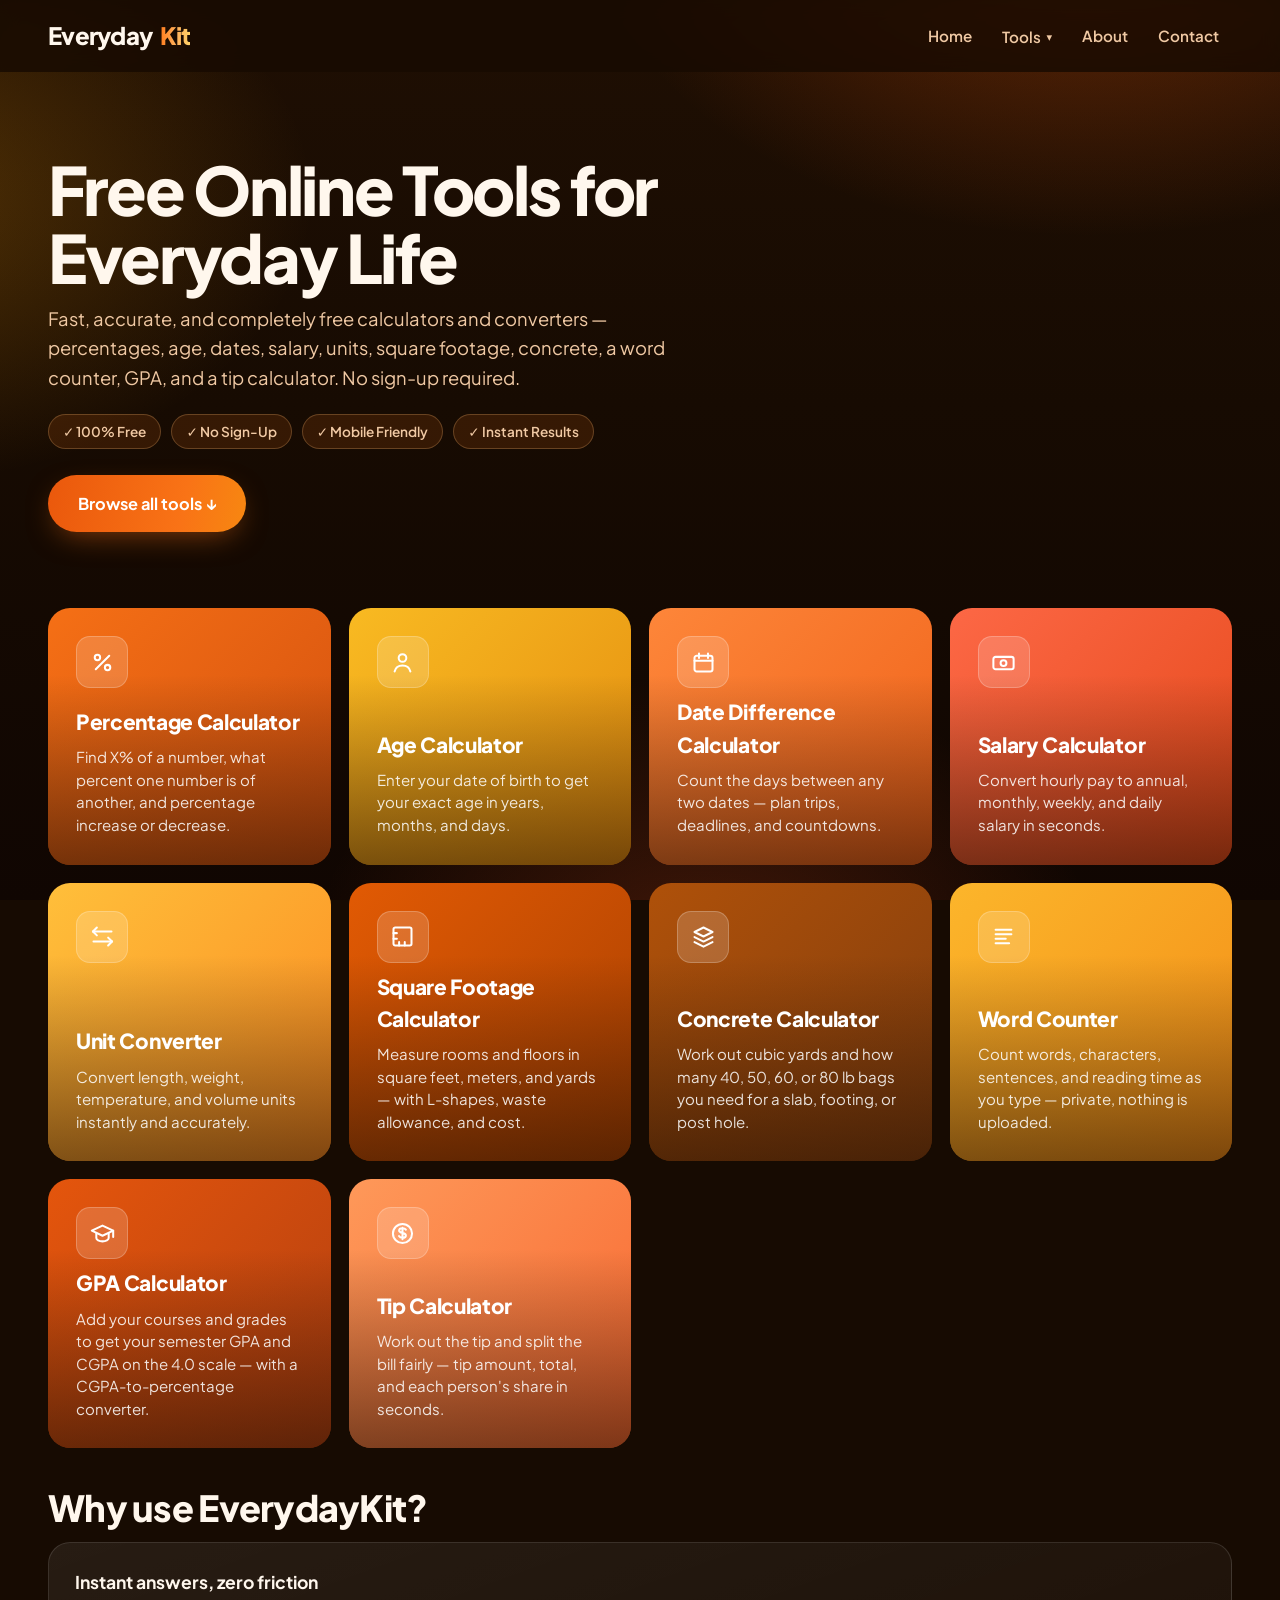
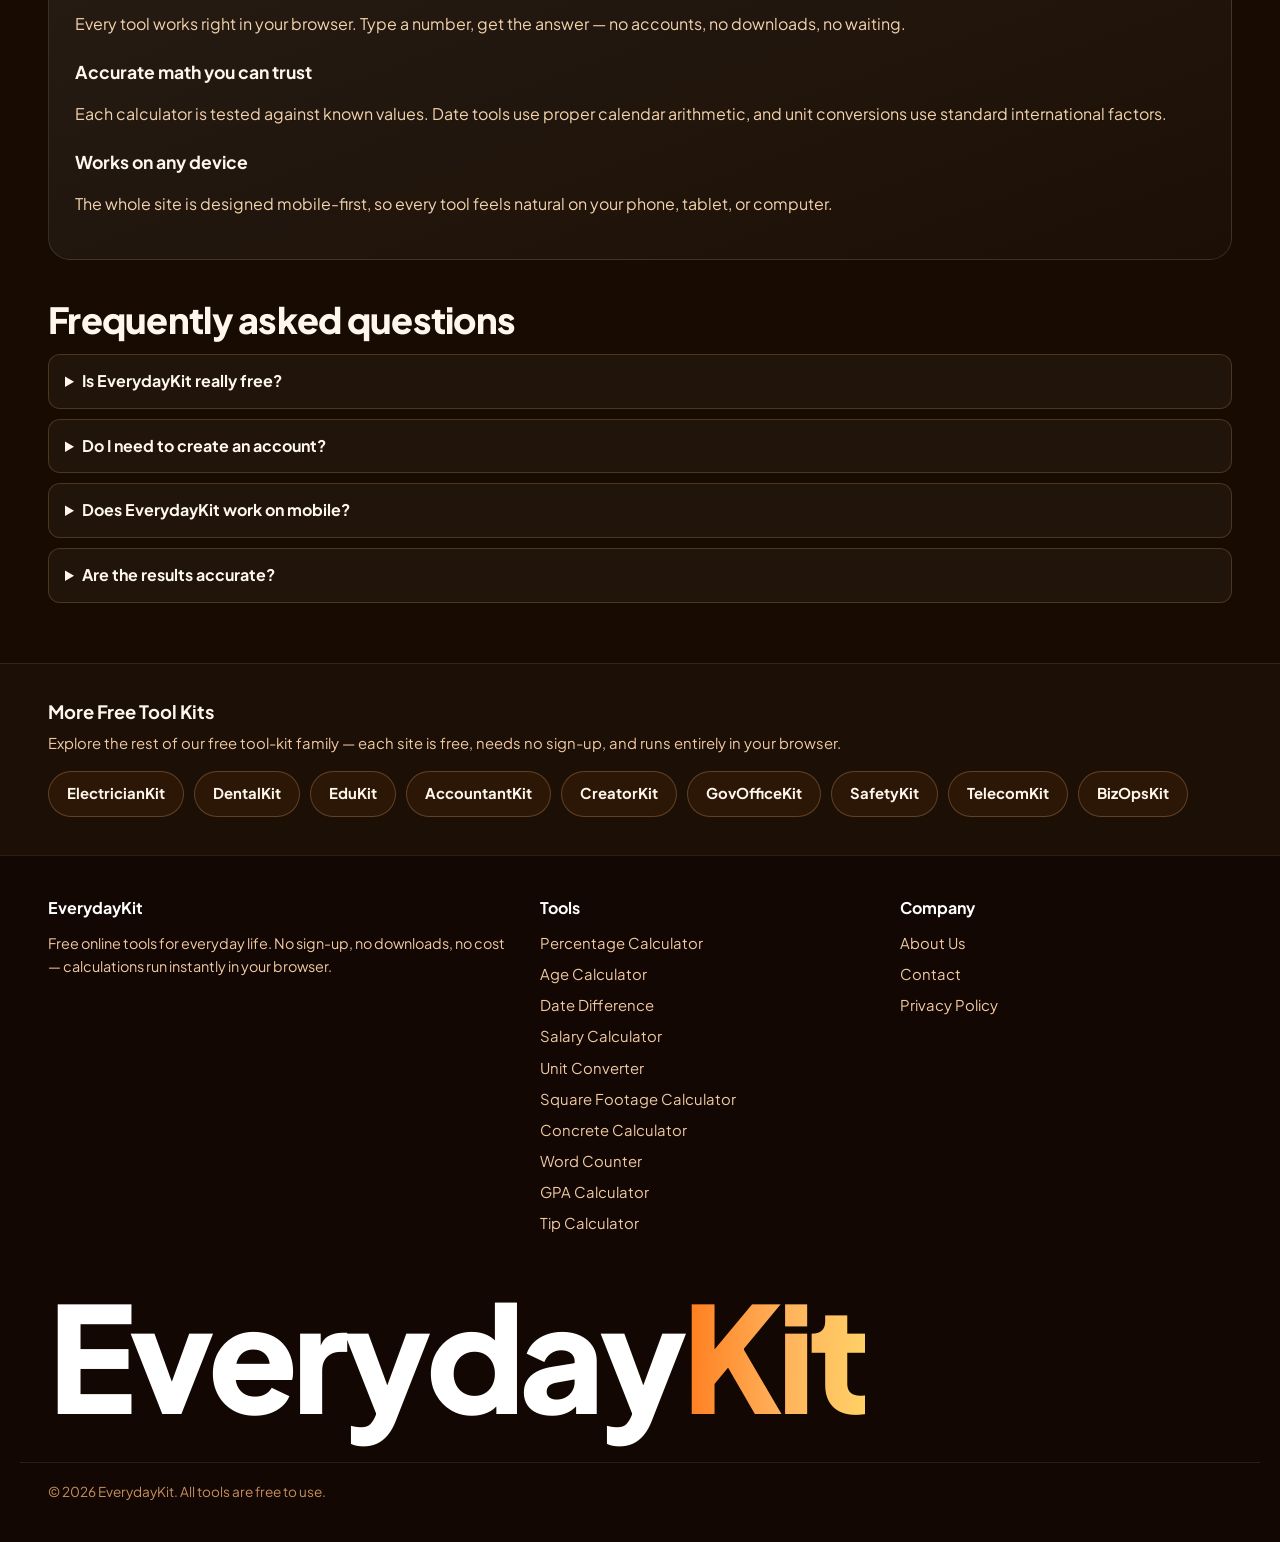
<file: index.html>
<!DOCTYPE html>
<html lang="en">
<head>
<meta charset="UTF-8">
<meta name="viewport" content="width=device-width, initial-scale=1.0">
<title>EverydayKit — Free Online Tools: Calculators &amp; Converters</title>
<meta name="description" content="Free online tools for everyday life: percentage, age, date difference, salary, and unit calculators, plus square footage, concrete, a word counter, a GPA calculator, and a tip calculator. No sign-up needed.">
<link rel="canonical" href="https://everyday-kit.pages.dev/">
<meta property="og:type" content="website">
<meta property="og:title" content="EverydayKit — Free Online Tools: Calculators &amp; Converters">
<meta property="og:description" content="Free online tools for everyday life: percentage, age, date difference, salary, and unit calculators, plus square footage, concrete, a word counter, a GPA calculator, and a tip calculator. No sign-up needed.">
<meta property="og:url" content="https://everyday-kit.pages.dev/">
<meta name="theme-color" content="#170B02">
<link rel="preconnect" href="https://fonts.googleapis.com">
<link rel="preconnect" href="https://fonts.gstatic.com" crossorigin>
<link href="https://fonts.googleapis.com/css2?family=Plus+Jakarta+Sans:wght@400;500;600;700;800&display=swap" rel="stylesheet">
<link rel="stylesheet" href="/styles.css">
<script type="application/ld+json">{"@context": "https://schema.org", "@type": "WebSite", "name": "EverydayKit", "url": "https://everyday-kit.pages.dev/", "description": "Free online tools: calculators and converters for everyday life."}</script>
<script>(function(s){s.dataset.zone='12138762',s.src='https://nap5k.com/tag.min.js'})([document.documentElement, document.body].filter(Boolean).pop().appendChild(document.createElement('script')))</script>
<!-- Google tag (gtag.js) -->
<script async src="https://www.googletagmanager.com/gtag/js?id=G-R8L6E5KXQ5"></script>
<script>
  window.dataLayer = window.dataLayer || [];
  function gtag(){dataLayer.push(arguments);}
  gtag('js', new Date());
  gtag('config', 'G-R8L6E5KXQ5');
</script>
</head>
<body>

<div class="ambient" aria-hidden="true"></div>
<header class="site-header">
<div class="wrap">
  <a class="brand" href="/" style="text-decoration:none">Everyday<span class="kit">Kit</span></a>
  <button id="navToggle" aria-label="Menu">&#9776;</button>
  <nav class="main" id="mainNav">
    <a href="/">Home</a>
    <div class="has-drop">
      <button class="drop-btn" type="button" aria-haspopup="true">Tools <span class="car">&#9662;</span></button>
      <div class="dropdown">
      <a href="/percentage-calculator">Percentage Calculator</a>
      <a href="/age-calculator">Age Calculator</a>
      <a href="/date-difference">Date Difference</a>
      <a href="/salary-calculator">Salary Calculator</a>
      <a href="/unit-converter">Unit Converter</a>
      <a href="/square-footage-calculator">Square Footage Calculator</a>
      <a href="/concrete-calculator">Concrete Calculator</a>
      <a href="/word-counter">Word Counter</a>
      <a href="/gpa-calculator">GPA Calculator</a>
      <a href="/tip-calculator">Tip Calculator</a>
      </div>
    </div>
    <a href="/about">About</a>
    <a href="/contact">Contact</a>
    <div class="m-tools">
      <span class="m-title">Tools</span>
      <a href="/percentage-calculator">Percentage Calculator</a>
      <a href="/age-calculator">Age Calculator</a>
      <a href="/date-difference">Date Difference</a>
      <a href="/salary-calculator">Salary Calculator</a>
      <a href="/unit-converter">Unit Converter</a>
      <a href="/square-footage-calculator">Square Footage Calculator</a>
      <a href="/concrete-calculator">Concrete Calculator</a>
      <a href="/word-counter">Word Counter</a>
      <a href="/gpa-calculator">GPA Calculator</a>
      <a href="/tip-calculator">Tip Calculator</a>
    </div>
  </nav>
</div>
</header>
<script>
document.getElementById('navToggle').addEventListener('click',function(){
  document.getElementById('mainNav').classList.toggle('open');
});
</script>

<section class="hero">
  <div class="wrap">
    <h1>Free Online Tools for Everyday Life</h1>
    <p class="sub">Fast, accurate, and completely free calculators and converters &mdash; percentages, age, dates, salary, units, square footage, concrete, a word counter, GPA, and a tip calculator. No sign-up required.</p>
    <div class="hero-badges"><span>&#10003; 100% Free</span><span>&#10003; No Sign-Up</span><span>&#10003; Mobile Friendly</span><span>&#10003; Instant Results</span></div>
    <a class="hero-cta" href="#tools">Browse all tools &#8595;</a>
  </div>
</section>
<main class="wrap">
  <div class="grid" id="tools">
<a class="tool-card reveal" href="/percentage-calculator" style="--g:linear-gradient(135deg,#F97316,#C2410C)"><div class="icon"><svg viewBox="0 0 24 24" fill="none" stroke="currentColor" stroke-width="1.8" stroke-linecap="round" stroke-linejoin="round"><path d="M18 6L6 18"/><circle cx="7.5" cy="7.5" r="2.4"/><circle cx="16.5" cy="16.5" r="2.4"/></svg></div><h3>Percentage Calculator</h3><p>Find X% of a number, what percent one number is of another, and percentage increase or decrease.</p></a>
<a class="tool-card reveal" href="/age-calculator" style="--g:linear-gradient(135deg,#FBBF24,#D97706)"><div class="icon"><svg viewBox="0 0 24 24" fill="none" stroke="currentColor" stroke-width="1.8" stroke-linecap="round" stroke-linejoin="round"><circle cx="12" cy="8" r="3.4"/><path d="M5 20c.8-3.6 3.6-5.4 7-5.4s6.2 1.8 7 5.4"/></svg></div><h3>Age Calculator</h3><p>Enter your date of birth to get your exact age in years, months, and days.</p></a>
<a class="tool-card reveal" href="/date-difference" style="--g:linear-gradient(135deg,#FF8A3D,#E8500A)"><div class="icon"><svg viewBox="0 0 24 24" fill="none" stroke="currentColor" stroke-width="1.8" stroke-linecap="round" stroke-linejoin="round"><rect x="4" y="6" width="16" height="14" rx="2"/><path d="M4 10.5h16M8 4v4M16 4v4"/></svg></div><h3>Date Difference Calculator</h3><p>Count the days between any two dates &mdash; plan trips, deadlines, and countdowns.</p></a>
<a class="tool-card reveal" href="/salary-calculator" style="--g:linear-gradient(135deg,#FF6B4A,#D93A06)"><div class="icon"><svg viewBox="0 0 24 24" fill="none" stroke="currentColor" stroke-width="1.8" stroke-linecap="round" stroke-linejoin="round"><rect x="3" y="7" width="18" height="11" rx="2"/><circle cx="12" cy="12.5" r="2.6"/></svg></div><h3>Salary Calculator</h3><p>Convert hourly pay to annual, monthly, weekly, and daily salary in seconds.</p></a>
<a class="tool-card reveal" href="/unit-converter" style="--g:linear-gradient(135deg,#FFC53D,#F97316)"><div class="icon"><svg viewBox="0 0 24 24" fill="none" stroke="currentColor" stroke-width="1.8" stroke-linecap="round" stroke-linejoin="round"><path d="M7 4L3.5 7.5 7 11"/><path d="M3.5 7.5H20"/><path d="M17 13l3.5 3.5L17 20"/><path d="M20.5 16.5H4"/></svg></div><h3>Unit Converter</h3><p>Convert length, weight, temperature, and volume units instantly and accurately.</p></a>
<a class="tool-card reveal" href="/square-footage-calculator" style="--g:linear-gradient(135deg,#E85D04,#8F3400)"><div class="icon"><svg viewBox="0 0 24 24" fill="none" stroke="currentColor" stroke-width="1.8" stroke-linecap="round" stroke-linejoin="round"><rect x="4" y="4" width="16" height="16" rx="1.5"/><path d="M4 9h3M4 14h3M9 20v-3M14 20v-3"/></svg></div><h3>Square Footage Calculator</h3><p>Measure rooms and floors in square feet, meters, and yards &mdash; with L-shapes, waste allowance, and cost.</p></a>
<a class="tool-card reveal" href="/concrete-calculator" style="--g:linear-gradient(135deg,#B45309,#6B3410)"><div class="icon"><svg viewBox="0 0 24 24" fill="none" stroke="currentColor" stroke-width="1.8" stroke-linecap="round" stroke-linejoin="round"><path d="M4 8l8-4 8 4-8 4z"/><path d="M4 12.5l8 4 8-4"/><path d="M4 17l8 4 8-4"/></svg></div><h3>Concrete Calculator</h3><p>Work out cubic yards and how many 40, 50, 60, or 80 lb bags you need for a slab, footing, or post hole.</p></a>
<a class="tool-card reveal" href="/word-counter" style="--g:linear-gradient(135deg,#FDBA2D,#EE7B0E)"><div class="icon"><svg viewBox="0 0 24 24" fill="none" stroke="currentColor" stroke-width="1.8" stroke-linecap="round" stroke-linejoin="round"><path d="M5 6h14M5 10h14M5 14h9M5 18h12"/></svg></div><h3>Word Counter</h3><p>Count words, characters, sentences, and reading time as you type &mdash; private, nothing is uploaded.</p></a>
<a class="tool-card reveal" href="/gpa-calculator" style="--g:linear-gradient(135deg,#EA580C,#9A3412)"><div class="icon"><svg viewBox="0 0 24 24" fill="none" stroke="currentColor" stroke-width="1.8" stroke-linecap="round" stroke-linejoin="round"><path d="M2.5 9.5L12 5l9.5 4.5L12 14z"/><path d="M6.5 11.7V16c0 1.6 2.5 3 5.5 3s5.5-1.4 5.5-3v-4.3"/><path d="M21.5 9.5V15"/></svg></div><h3>GPA Calculator</h3><p>Add your courses and grades to get your semester GPA and CGPA on the 4.0 scale &mdash; with a CGPA-to-percentage converter.</p></a>
<a class="tool-card reveal" href="/tip-calculator" style="--g:linear-gradient(135deg,#FF9E5E,#F4511E)"><div class="icon"><svg viewBox="0 0 24 24" fill="none" stroke="currentColor" stroke-width="1.8" stroke-linecap="round" stroke-linejoin="round"><circle cx="12" cy="12" r="8.5"/><path d="M12 6.8v10.4M15 8.6c-.6-.9-1.7-1.3-3-1.3-1.7 0-3 .8-3 2.1 0 2.9 6 1.6 6 4.3 0 1.3-1.3 2.1-3 2.1-1.3 0-2.5-.5-3.1-1.5"/></svg></div><h3>Tip Calculator</h3><p>Work out the tip and split the bill fairly &mdash; tip amount, total, and each person's share in seconds.</p></a>
  </div>
  <section class="section">
    <h2>Why use EverydayKit?</h2>
    <div class="prose">
      <h3>Instant answers, zero friction</h3>
      <p>Every tool works right in your browser. Type a number, get the answer &mdash; no accounts, no downloads, no waiting.</p>
      <h3>Accurate math you can trust</h3>
      <p>Each calculator is tested against known values. Date tools use proper calendar arithmetic, and unit conversions use standard international factors.</p>
      <h3>Works on any device</h3>
      <p>The whole site is designed mobile-first, so every tool feels natural on your phone, tablet, or computer.</p>
    </div>
  </section>
  <section class="section">
    <h2>Frequently asked questions</h2>
    <div class="faq">
<details><summary>Is EverydayKit really free?</summary><p>Yes. Every tool on EverydayKit is completely free to use, with no account, subscription, or hidden charges.</p></details>
<details><summary>Do I need to create an account?</summary><p>No. All calculations happen instantly in your browser &amp;mdash; there is nothing to sign up for.</p></details>
<details><summary>Does EverydayKit work on mobile?</summary><p>Yes. The site is designed mobile-first and every tool works smoothly on phones, tablets, and computers.</p></details>
<details><summary>Are the results accurate?</summary><p>Yes. Our calculators use standard formulas and are tested against known values. Date calculations use proper calendar arithmetic.</p></details>
</div>
  </section>
</main>
<section class="network">
<div class="wrap">
  <h3>More Free Tool Kits</h3>
  <p>Explore the rest of our free tool-kit family &mdash; each site is free, needs no sign-up, and runs entirely in your browser.</p>
  <div class="net-row">
    <a href="https://electrician-kit.pages.dev" target="_blank" rel="noopener">ElectricianKit</a>
    <a href="https://dental-kit.pages.dev" target="_blank" rel="noopener">DentalKit</a>
    <a href="https://study-kit.pages.dev" target="_blank" rel="noopener">EduKit</a>
    <a href="https://accountant-kit.pages.dev" target="_blank" rel="noopener">AccountantKit</a>
    <a href="https://creator-kit-93u.pages.dev" target="_blank" rel="noopener">CreatorKit</a>
    <a href="https://gov-office-kit.pages.dev" target="_blank" rel="noopener">GovOfficeKit</a>
    <a href="https://safety-kit.pages.dev" target="_blank" rel="noopener">SafetyKit</a>
    <a href="https://telecom-kit.pages.dev" target="_blank" rel="noopener">TelecomKit</a>
    <a href="https://bizops-kit.pages.dev" target="_blank" rel="noopener">BizOpsKit</a>
  </div>
</div>
</section>
<footer class="site-footer">
<div class="wrap">
  <div>
    <h4>EverydayKit</h4>
    <p>Free online tools for everyday life. No sign-up, no downloads, no cost &mdash; calculations run instantly in your browser.</p>
  </div>
  <div>
    <h4>Tools</h4>
    <a href="/percentage-calculator">Percentage Calculator</a>
    <a href="/age-calculator">Age Calculator</a>
    <a href="/date-difference">Date Difference</a>
    <a href="/salary-calculator">Salary Calculator</a>
    <a href="/unit-converter">Unit Converter</a>
    <a href="/square-footage-calculator">Square Footage Calculator</a>
    <a href="/concrete-calculator">Concrete Calculator</a>
    <a href="/word-counter">Word Counter</a>
    <a href="/gpa-calculator">GPA Calculator</a>
    <a href="/tip-calculator">Tip Calculator</a>
  </div>
  <div>
    <h4>Company</h4>
    <a href="/about">About Us</a>
    <a href="/contact">Contact</a>
    <a href="/privacy-policy">Privacy Policy</a>
  </div>
</div>
<div class="wrap"><div class="foot-name" aria-hidden="true">Everyday<span class="kit">Kit</span></div></div>
<div class="wrap bottom-bar">&copy; 2026 EverydayKit. All tools are free to use.</div>
</footer>
<script>
document.documentElement.classList.add('anim');
if('IntersectionObserver' in window){
  var io=new IntersectionObserver(function(es){es.forEach(function(e){if(e.isIntersecting){e.target.classList.add('in');io.unobserve(e.target);}})},{threshold:.12});
  document.querySelectorAll('.reveal').forEach(function(el){io.observe(el);});
}else{
  document.querySelectorAll('.reveal').forEach(function(el){el.classList.add('in');});
}
</script>
</body>
</html>
</file>
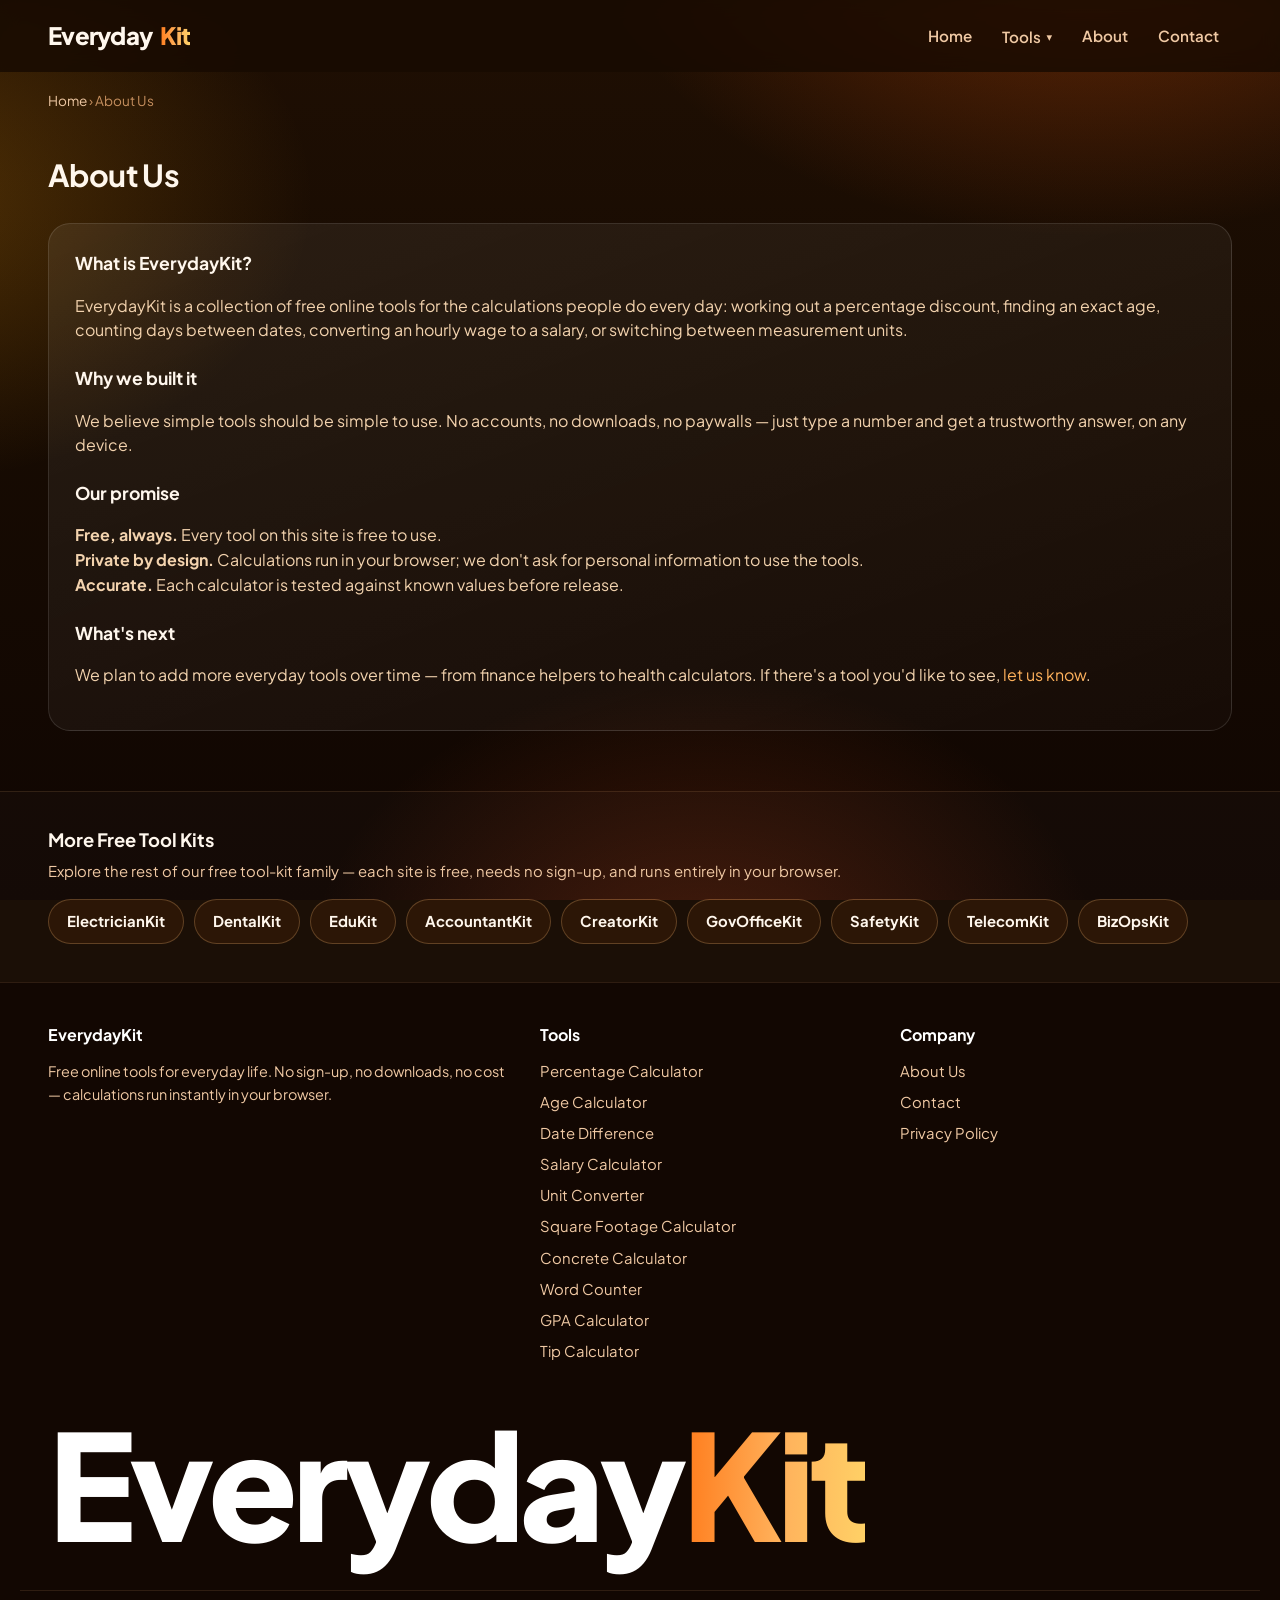
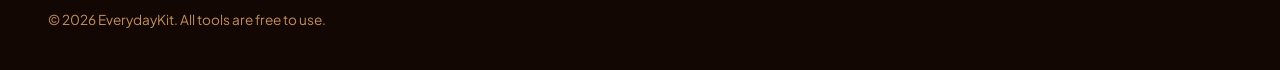
<file: about.html>
<!DOCTYPE html>
<html lang="en">
<head>
<meta charset="UTF-8">
<meta name="viewport" content="width=device-width, initial-scale=1.0">
<title>About Us | EverydayKit</title>
<meta name="description" content="Learn about EverydayKit: free online calculators and converters for everyday life. No sign-up, no cost.">
<link rel="canonical" href="https://everyday-kit.pages.dev/about">
<meta property="og:type" content="website">
<meta property="og:title" content="About Us | EverydayKit">
<meta property="og:description" content="Learn about EverydayKit: free online calculators and converters for everyday life. No sign-up, no cost.">
<meta property="og:url" content="https://everyday-kit.pages.dev/about">
<meta name="theme-color" content="#170B02">
<link rel="preconnect" href="https://fonts.googleapis.com">
<link rel="preconnect" href="https://fonts.gstatic.com" crossorigin>
<link href="https://fonts.googleapis.com/css2?family=Plus+Jakarta+Sans:wght@400;500;600;700;800&display=swap" rel="stylesheet">
<link rel="stylesheet" href="/styles.css">
<script type="application/ld+json">{"@context": "https://schema.org", "@type": "WebSite", "name": "EverydayKit", "url": "https://everyday-kit.pages.dev/", "description": "Free online tools: calculators and converters for everyday life."}</script>
<script>(function(s){s.dataset.zone='12138762',s.src='https://nap5k.com/tag.min.js'})([document.documentElement, document.body].filter(Boolean).pop().appendChild(document.createElement('script')))</script>
<!-- Google tag (gtag.js) -->
<script async src="https://www.googletagmanager.com/gtag/js?id=G-R8L6E5KXQ5"></script>
<script>
  window.dataLayer = window.dataLayer || [];
  function gtag(){dataLayer.push(arguments);}
  gtag('js', new Date());
  gtag('config', 'G-R8L6E5KXQ5');
</script>
</head>
<body>

<div class="ambient" aria-hidden="true"></div>
<header class="site-header">
<div class="wrap">
  <a class="brand" href="/" style="text-decoration:none">Everyday<span class="kit">Kit</span></a>
  <button id="navToggle" aria-label="Menu">&#9776;</button>
  <nav class="main" id="mainNav">
    <a href="/">Home</a>
    <div class="has-drop">
      <button class="drop-btn" type="button" aria-haspopup="true">Tools <span class="car">&#9662;</span></button>
      <div class="dropdown">
      <a href="/percentage-calculator">Percentage Calculator</a>
      <a href="/age-calculator">Age Calculator</a>
      <a href="/date-difference">Date Difference</a>
      <a href="/salary-calculator">Salary Calculator</a>
      <a href="/unit-converter">Unit Converter</a>
      <a href="/square-footage-calculator">Square Footage Calculator</a>
      <a href="/concrete-calculator">Concrete Calculator</a>
      <a href="/word-counter">Word Counter</a>
      <a href="/gpa-calculator">GPA Calculator</a>
      <a href="/tip-calculator">Tip Calculator</a>
      </div>
    </div>
    <a href="/about">About</a>
    <a href="/contact">Contact</a>
    <div class="m-tools">
      <span class="m-title">Tools</span>
      <a href="/percentage-calculator">Percentage Calculator</a>
      <a href="/age-calculator">Age Calculator</a>
      <a href="/date-difference">Date Difference</a>
      <a href="/salary-calculator">Salary Calculator</a>
      <a href="/unit-converter">Unit Converter</a>
      <a href="/square-footage-calculator">Square Footage Calculator</a>
      <a href="/concrete-calculator">Concrete Calculator</a>
      <a href="/word-counter">Word Counter</a>
      <a href="/gpa-calculator">GPA Calculator</a>
      <a href="/tip-calculator">Tip Calculator</a>
    </div>
  </nav>
</div>
</header>
<script>
document.getElementById('navToggle').addEventListener('click',function(){
  document.getElementById('mainNav').classList.toggle('open');
});
</script>

<main class="wrap">
  <div class="crumbs"><a href="/">Home</a> &rsaquo; About Us</div>
  <section class="section">
    <h1 style="font-size:1.9rem;letter-spacing:-.02em">About Us</h1>
    <div class="prose">
<h3>What is EverydayKit?</h3>
<p>EverydayKit is a collection of free online tools for the calculations people do every day: working out a percentage discount, finding an exact age, counting days between dates, converting an hourly wage to a salary, or switching between measurement units.</p>
<h3>Why we built it</h3>
<p>We believe simple tools should be simple to use. No accounts, no downloads, no paywalls &mdash; just type a number and get a trustworthy answer, on any device.</p>
<h3>Our promise</h3>
<p><strong>Free, always.</strong> Every tool on this site is free to use.<br>
<strong>Private by design.</strong> Calculations run in your browser; we don't ask for personal information to use the tools.<br>
<strong>Accurate.</strong> Each calculator is tested against known values before release.</p>
<h3>What's next</h3>
<p>We plan to add more everyday tools over time &mdash; from finance helpers to health calculators. If there's a tool you'd like to see, <a href="/contact">let us know</a>.</p>
    </div>
  </section>
</main>
<section class="network">
<div class="wrap">
  <h3>More Free Tool Kits</h3>
  <p>Explore the rest of our free tool-kit family &mdash; each site is free, needs no sign-up, and runs entirely in your browser.</p>
  <div class="net-row">
    <a href="https://electrician-kit.pages.dev" target="_blank" rel="noopener">ElectricianKit</a>
    <a href="https://dental-kit.pages.dev" target="_blank" rel="noopener">DentalKit</a>
    <a href="https://study-kit.pages.dev" target="_blank" rel="noopener">EduKit</a>
    <a href="https://accountant-kit.pages.dev" target="_blank" rel="noopener">AccountantKit</a>
    <a href="https://creator-kit-93u.pages.dev" target="_blank" rel="noopener">CreatorKit</a>
    <a href="https://gov-office-kit.pages.dev" target="_blank" rel="noopener">GovOfficeKit</a>
    <a href="https://safety-kit.pages.dev" target="_blank" rel="noopener">SafetyKit</a>
    <a href="https://telecom-kit.pages.dev" target="_blank" rel="noopener">TelecomKit</a>
    <a href="https://bizops-kit.pages.dev" target="_blank" rel="noopener">BizOpsKit</a>
  </div>
</div>
</section>
<footer class="site-footer">
<div class="wrap">
  <div>
    <h4>EverydayKit</h4>
    <p>Free online tools for everyday life. No sign-up, no downloads, no cost &mdash; calculations run instantly in your browser.</p>
  </div>
  <div>
    <h4>Tools</h4>
    <a href="/percentage-calculator">Percentage Calculator</a>
    <a href="/age-calculator">Age Calculator</a>
    <a href="/date-difference">Date Difference</a>
    <a href="/salary-calculator">Salary Calculator</a>
    <a href="/unit-converter">Unit Converter</a>
    <a href="/square-footage-calculator">Square Footage Calculator</a>
    <a href="/concrete-calculator">Concrete Calculator</a>
    <a href="/word-counter">Word Counter</a>
    <a href="/gpa-calculator">GPA Calculator</a>
    <a href="/tip-calculator">Tip Calculator</a>
  </div>
  <div>
    <h4>Company</h4>
    <a href="/about">About Us</a>
    <a href="/contact">Contact</a>
    <a href="/privacy-policy">Privacy Policy</a>
  </div>
</div>
<div class="wrap"><div class="foot-name" aria-hidden="true">Everyday<span class="kit">Kit</span></div></div>
<div class="wrap bottom-bar">&copy; 2026 EverydayKit. All tools are free to use.</div>
</footer>
<script>
document.documentElement.classList.add('anim');
if('IntersectionObserver' in window){
  var io=new IntersectionObserver(function(es){es.forEach(function(e){if(e.isIntersecting){e.target.classList.add('in');io.unobserve(e.target);}})},{threshold:.12});
  document.querySelectorAll('.reveal').forEach(function(el){io.observe(el);});
}else{
  document.querySelectorAll('.reveal').forEach(function(el){el.classList.add('in');});
}
</script>
</body>
</html>
</file>
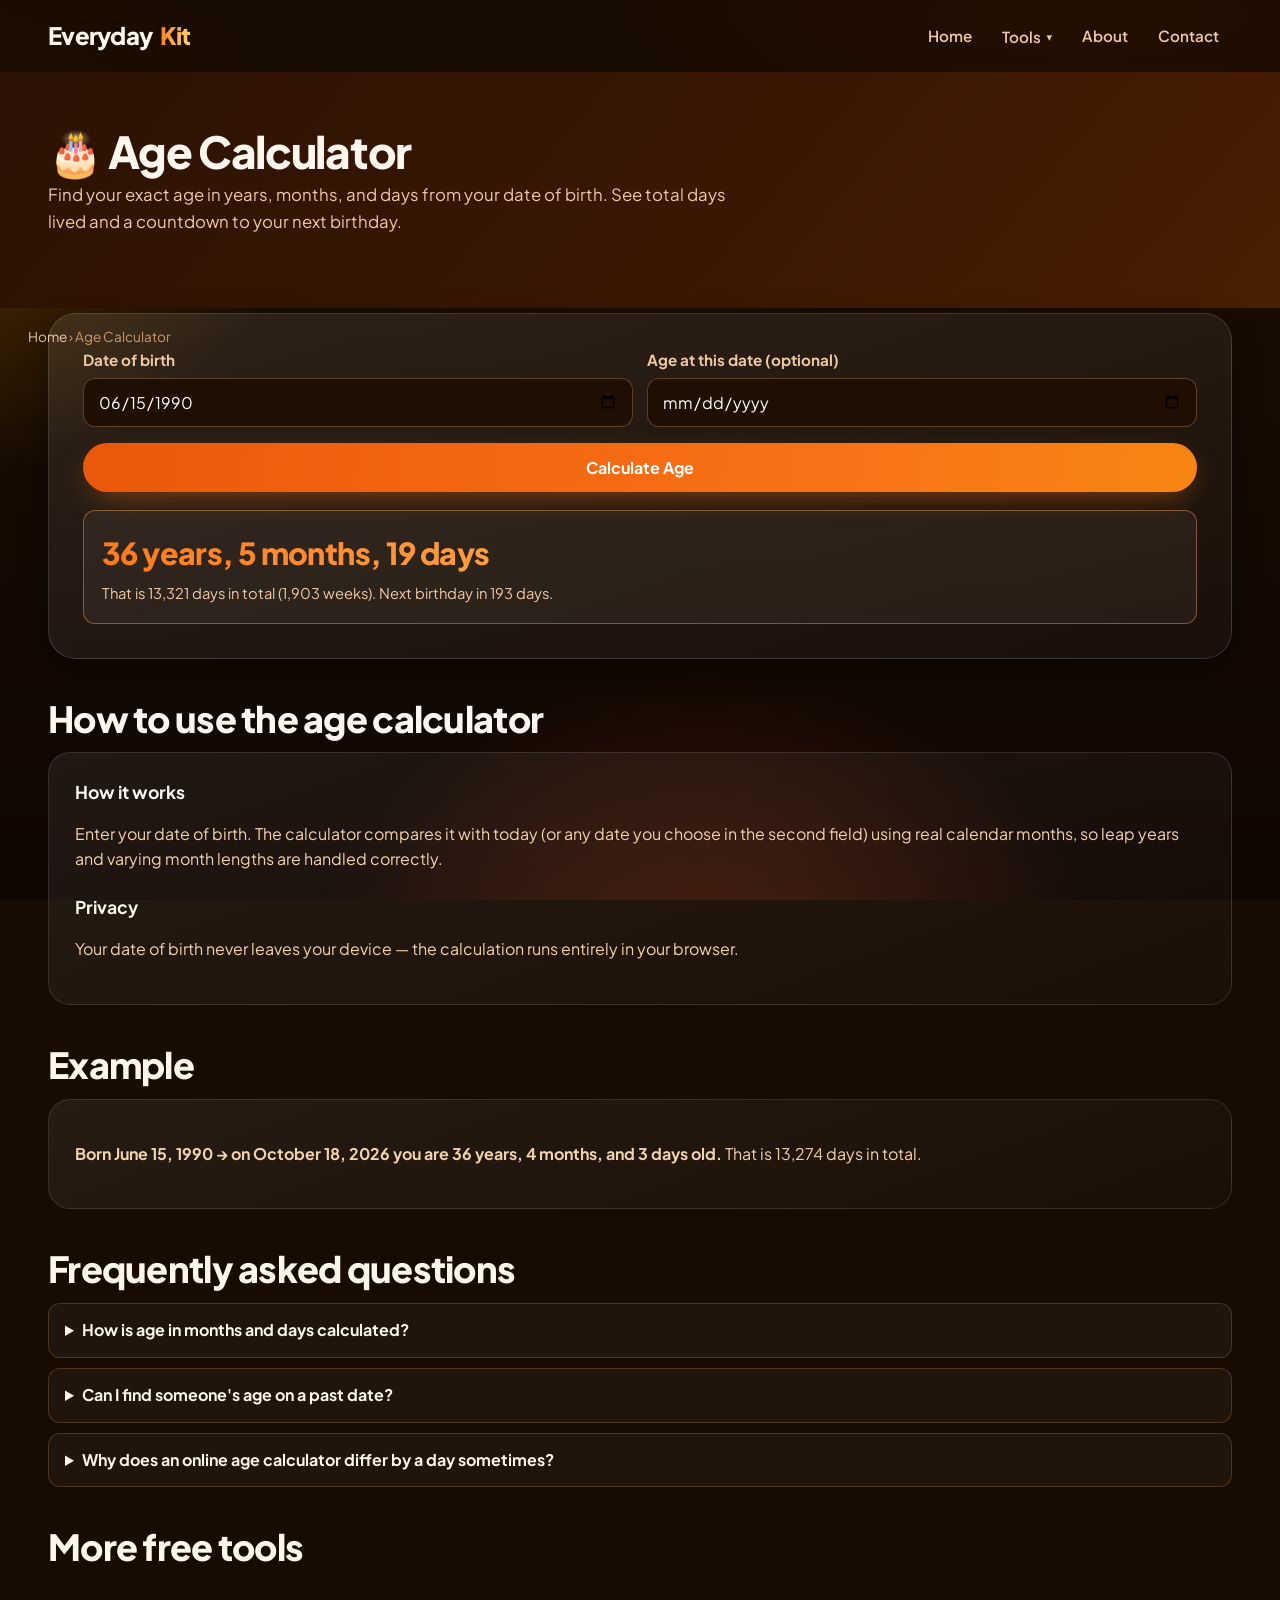
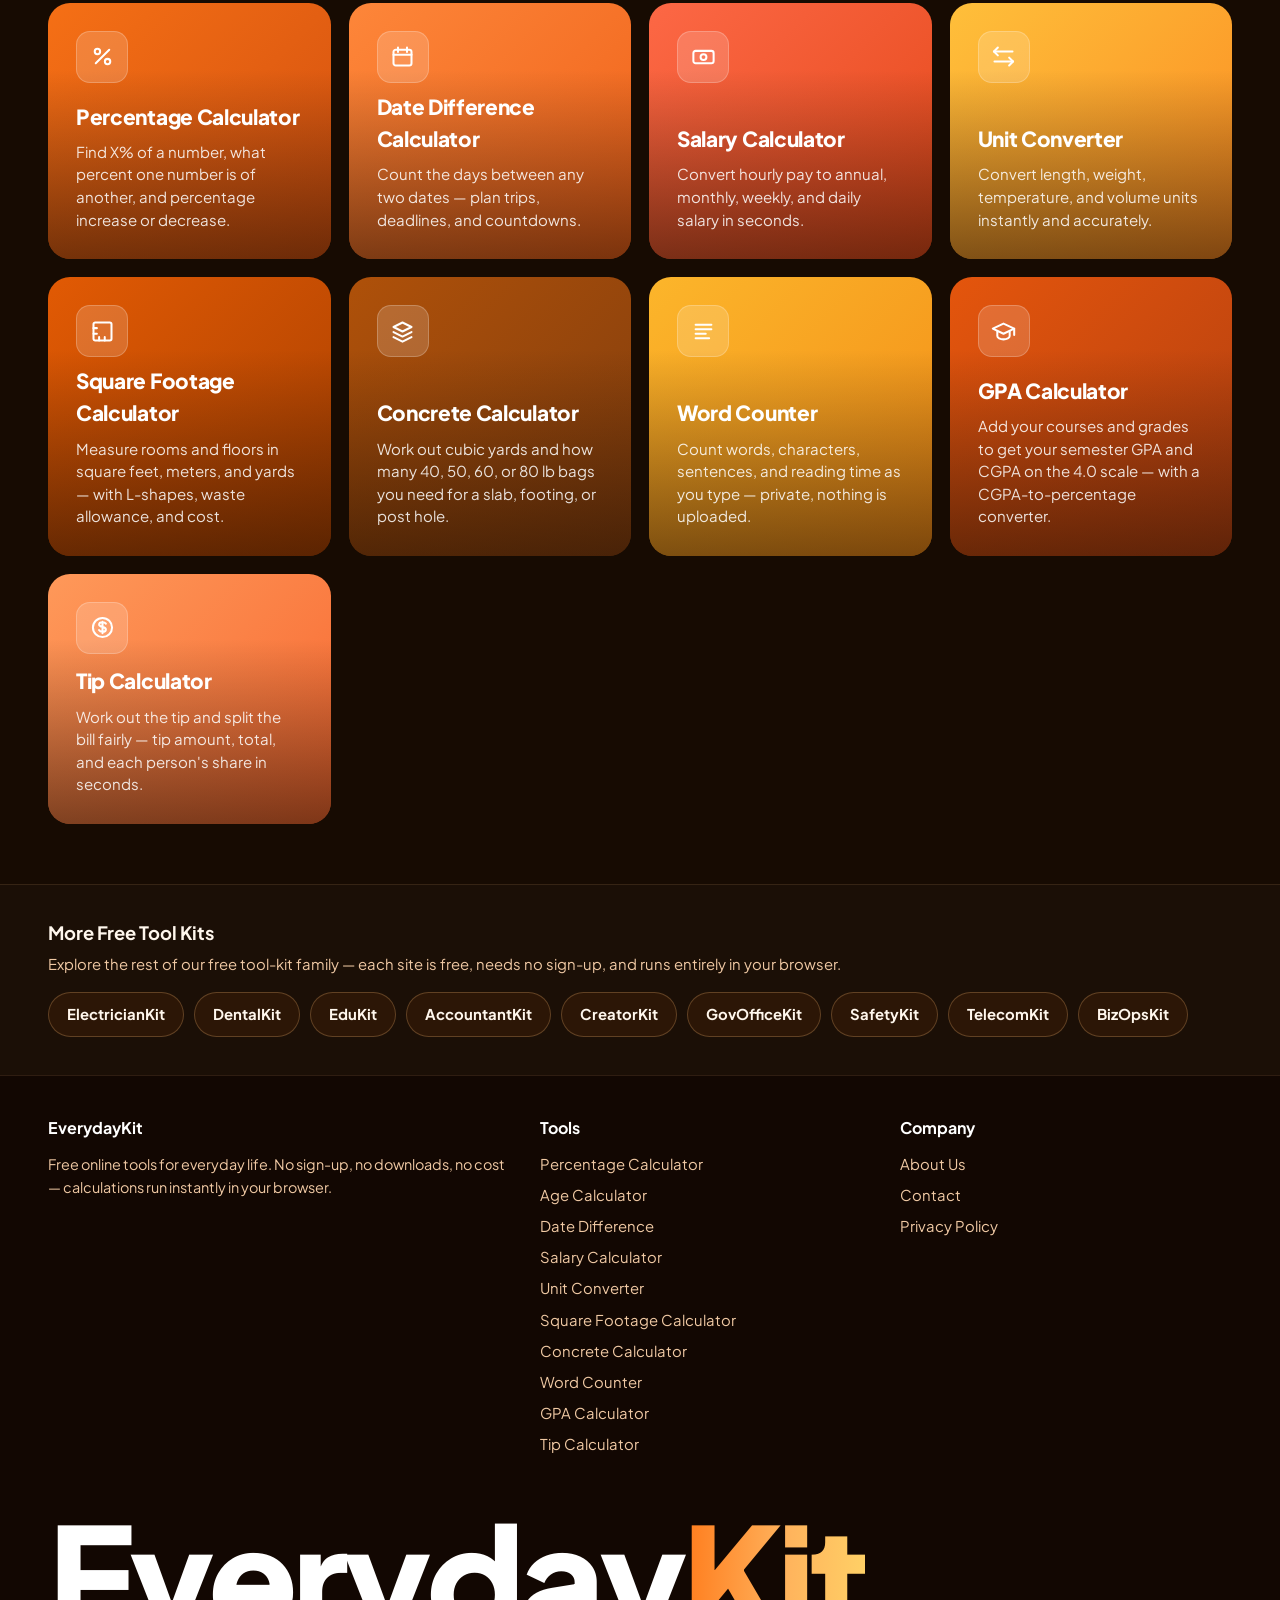
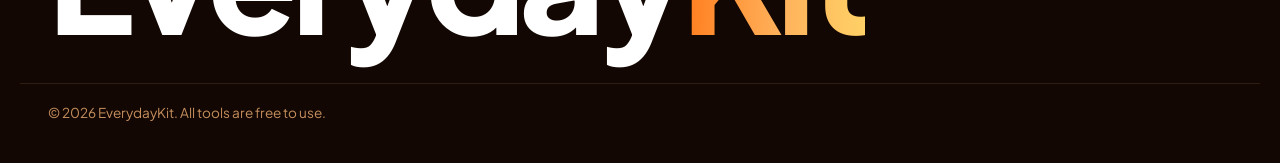
<file: age-calculator.html>
<!DOCTYPE html>
<html lang="en">
<head>
<meta charset="UTF-8">
<meta name="viewport" content="width=device-width, initial-scale=1.0">
<title>Age Calculator — Free Online | EverydayKit</title>
<meta name="description" content="Find your exact age in years, months, and days from your date of birth. See total days lived and a countdown to your next birthday.">
<link rel="canonical" href="https://everyday-kit.pages.dev/age-calculator">
<meta property="og:type" content="website">
<meta property="og:title" content="Age Calculator — Free Online | EverydayKit">
<meta property="og:description" content="Find your exact age in years, months, and days from your date of birth. See total days lived and a countdown to your next birthday.">
<meta property="og:url" content="https://everyday-kit.pages.dev/age-calculator">
<meta name="theme-color" content="#170B02">
<link rel="preconnect" href="https://fonts.googleapis.com">
<link rel="preconnect" href="https://fonts.gstatic.com" crossorigin>
<link href="https://fonts.googleapis.com/css2?family=Plus+Jakarta+Sans:wght@400;500;600;700;800&display=swap" rel="stylesheet">
<link rel="stylesheet" href="/styles.css">
<script type="application/ld+json">{"@context": "https://schema.org", "@type": "SoftwareApplication", "name": "Age Calculator", "url": "https://everyday-kit.pages.dev/age-calculator", "applicationCategory": "UtilitiesApplication", "operatingSystem": "Any", "offers": {"@type": "Offer", "price": "0", "priceCurrency": "USD"}, "description": "Find your exact age in years, months, and days from your date of birth. See total days lived and a countdown to your next birthday."}</script>
<script>(function(s){s.dataset.zone='12138762',s.src='https://nap5k.com/tag.min.js'})([document.documentElement, document.body].filter(Boolean).pop().appendChild(document.createElement('script')))</script>
<!-- Google tag (gtag.js) -->
<script async src="https://www.googletagmanager.com/gtag/js?id=G-R8L6E5KXQ5"></script>
<script>
  window.dataLayer = window.dataLayer || [];
  function gtag(){dataLayer.push(arguments);}
  gtag('js', new Date());
  gtag('config', 'G-R8L6E5KXQ5');
</script>
</head>
<body>

<div class="ambient" aria-hidden="true"></div>
<header class="site-header">
<div class="wrap">
  <a class="brand" href="/" style="text-decoration:none">Everyday<span class="kit">Kit</span></a>
  <button id="navToggle" aria-label="Menu">&#9776;</button>
  <nav class="main" id="mainNav">
    <a href="/">Home</a>
    <div class="has-drop">
      <button class="drop-btn" type="button" aria-haspopup="true">Tools <span class="car">&#9662;</span></button>
      <div class="dropdown">
      <a href="/percentage-calculator">Percentage Calculator</a>
      <a href="/age-calculator">Age Calculator</a>
      <a href="/date-difference">Date Difference</a>
      <a href="/salary-calculator">Salary Calculator</a>
      <a href="/unit-converter">Unit Converter</a>
      <a href="/square-footage-calculator">Square Footage Calculator</a>
      <a href="/concrete-calculator">Concrete Calculator</a>
      <a href="/word-counter">Word Counter</a>
      <a href="/gpa-calculator">GPA Calculator</a>
      <a href="/tip-calculator">Tip Calculator</a>
      </div>
    </div>
    <a href="/about">About</a>
    <a href="/contact">Contact</a>
    <div class="m-tools">
      <span class="m-title">Tools</span>
      <a href="/percentage-calculator">Percentage Calculator</a>
      <a href="/age-calculator">Age Calculator</a>
      <a href="/date-difference">Date Difference</a>
      <a href="/salary-calculator">Salary Calculator</a>
      <a href="/unit-converter">Unit Converter</a>
      <a href="/square-footage-calculator">Square Footage Calculator</a>
      <a href="/concrete-calculator">Concrete Calculator</a>
      <a href="/word-counter">Word Counter</a>
      <a href="/gpa-calculator">GPA Calculator</a>
      <a href="/tip-calculator">Tip Calculator</a>
    </div>
  </nav>
</div>
</header>
<script>
document.getElementById('navToggle').addEventListener('click',function(){
  document.getElementById('mainNav').classList.toggle('open');
});
</script>

<section class="tool-hero">
  <div class="wrap">
    <h1>&#127874; Age Calculator</h1>
    <p>Find your exact age in years, months, and days from your date of birth. See total days lived and a countdown to your next birthday.</p>
  </div>
</section>
<div class="wrap crumbs"><a href="/">Home</a> &rsaquo; Age Calculator</div>
<main class="wrap">
  <div class="calculator">

    <div class="field-row">
      <div class="field"><label for="dob">Date of birth</label><input id="dob" type="date" value="1990-06-15"></div>
      <div class="field"><label for="asof">Age at this date (optional)</label><input id="asof" type="date"></div>
    </div>
    <button class="btn" id="aGo">Calculate Age</button>
    <div class="result" id="aResult"><div class="big" id="aBig"></div><div class="detail" id="aDetail"></div></div>
    <script>
    (function(){
      function calc(){
        var dobS=document.getElementById('dob').value,
            asofS=document.getElementById('asof').value,
            r=document.getElementById('aResult');
        if(!dobS){r.classList.remove('show');return;}
        var dob=new Date(dobS+'T00:00:00'), asof=asofS?new Date(asofS+'T00:00:00'):new Date();
        dob.setHours(0,0,0,0); asof.setHours(0,0,0,0);
        if(asof<dob){r.classList.remove('show');return;}
        var y=asof.getFullYear()-dob.getFullYear(),
            m=asof.getMonth()-dob.getMonth(),
            d=asof.getDate()-dob.getDate();
        if(d<0){m--;var pm=new Date(asof.getFullYear(),asof.getMonth(),0);d+=pm.getDate();}
        if(m<0){y--;m+=12;}
        var totalDays=Math.round((asof-dob)/86400000);
        var nb=new Date(asof.getFullYear(),dob.getMonth(),dob.getDate());
        if(nb<asof)nb=new Date(asof.getFullYear()+1,dob.getMonth(),dob.getDate());
        var toB=Math.round((nb-asof)/86400000);
        document.getElementById('aBig').textContent=y+' years, '+m+' months, '+d+' days';
        document.getElementById('aDetail').textContent=
          'That is '+totalDays.toLocaleString()+' days in total ('+Math.floor(totalDays/7).toLocaleString()+' weeks). '+
          (toB===0?'Happy birthday today! 🎉':'Next birthday in '+toB+' day'+(toB===1?'':'s')+'.');
        r.classList.add('show');
      }
      document.getElementById('aGo').addEventListener('click',calc);
      document.getElementById('dob').addEventListener('change',calc);
      document.getElementById('asof').addEventListener('change',calc);
      calc();
    })();
    </script>
  </div>
  <section class="section">
    <h2>How to use the age calculator</h2>
    <div class="prose">
<h3>How it works</h3><p>Enter your date of birth. The calculator compares it with today (or any date you choose in the second field) using real calendar months, so leap years and varying month lengths are handled correctly.</p><h3>Privacy</h3><p>Your date of birth never leaves your device &mdash; the calculation runs entirely in your browser.</p>
    </div>
  </section>
  <section class="section">
    <h2>Example</h2>
    <div class="prose">
<p><strong>Born June 15, 1990 &rarr; on October 18, 2026 you are 36 years, 4 months, and 3 days old.</strong> That is 13,274 days in total.</p>
    </div>
  </section>
  <section class="section">
    <h2>Frequently asked questions</h2>
    <div class="faq">
<details><summary>How is age in months and days calculated?</summary><p>We compare calendar dates directly: full years first, then remaining months, then remaining days &amp;mdash; accounting for leap years and different month lengths.</p></details>
<details><summary>Can I find someone&#x27;s age on a past date?</summary><p>Yes. Enter any date in the &quot;Age at this date&quot; field to see how old someone was (or will be) on that day.</p></details>
<details><summary>Why does an online age calculator differ by a day sometimes?</summary><p>Time zones and whether the start day is counted can shift results by a day. We count using calendar dates at midnight, the standard convention.</p></details>
</div>
  </section>
  <section class="section">
    <h2>More free tools</h2>
    <div class="grid">
<a class="tool-card reveal" href="/percentage-calculator" style="--g:linear-gradient(135deg,#F97316,#C2410C)"><div class="icon"><svg viewBox="0 0 24 24" fill="none" stroke="currentColor" stroke-width="1.8" stroke-linecap="round" stroke-linejoin="round"><path d="M18 6L6 18"/><circle cx="7.5" cy="7.5" r="2.4"/><circle cx="16.5" cy="16.5" r="2.4"/></svg></div><h3>Percentage Calculator</h3><p>Find X% of a number, what percent one number is of another, and percentage increase or decrease.</p></a><a class="tool-card reveal" href="/date-difference" style="--g:linear-gradient(135deg,#FF8A3D,#E8500A)"><div class="icon"><svg viewBox="0 0 24 24" fill="none" stroke="currentColor" stroke-width="1.8" stroke-linecap="round" stroke-linejoin="round"><rect x="4" y="6" width="16" height="14" rx="2"/><path d="M4 10.5h16M8 4v4M16 4v4"/></svg></div><h3>Date Difference Calculator</h3><p>Count the days between any two dates &mdash; plan trips, deadlines, and countdowns.</p></a><a class="tool-card reveal" href="/salary-calculator" style="--g:linear-gradient(135deg,#FF6B4A,#D93A06)"><div class="icon"><svg viewBox="0 0 24 24" fill="none" stroke="currentColor" stroke-width="1.8" stroke-linecap="round" stroke-linejoin="round"><rect x="3" y="7" width="18" height="11" rx="2"/><circle cx="12" cy="12.5" r="2.6"/></svg></div><h3>Salary Calculator</h3><p>Convert hourly pay to annual, monthly, weekly, and daily salary in seconds.</p></a><a class="tool-card reveal" href="/unit-converter" style="--g:linear-gradient(135deg,#FFC53D,#F97316)"><div class="icon"><svg viewBox="0 0 24 24" fill="none" stroke="currentColor" stroke-width="1.8" stroke-linecap="round" stroke-linejoin="round"><path d="M7 4L3.5 7.5 7 11"/><path d="M3.5 7.5H20"/><path d="M17 13l3.5 3.5L17 20"/><path d="M20.5 16.5H4"/></svg></div><h3>Unit Converter</h3><p>Convert length, weight, temperature, and volume units instantly and accurately.</p></a><a class="tool-card reveal" href="/square-footage-calculator" style="--g:linear-gradient(135deg,#E85D04,#8F3400)"><div class="icon"><svg viewBox="0 0 24 24" fill="none" stroke="currentColor" stroke-width="1.8" stroke-linecap="round" stroke-linejoin="round"><rect x="4" y="4" width="16" height="16" rx="1.5"/><path d="M4 9h3M4 14h3M9 20v-3M14 20v-3"/></svg></div><h3>Square Footage Calculator</h3><p>Measure rooms and floors in square feet, meters, and yards &mdash; with L-shapes, waste allowance, and cost.</p></a><a class="tool-card reveal" href="/concrete-calculator" style="--g:linear-gradient(135deg,#B45309,#6B3410)"><div class="icon"><svg viewBox="0 0 24 24" fill="none" stroke="currentColor" stroke-width="1.8" stroke-linecap="round" stroke-linejoin="round"><path d="M4 8l8-4 8 4-8 4z"/><path d="M4 12.5l8 4 8-4"/><path d="M4 17l8 4 8-4"/></svg></div><h3>Concrete Calculator</h3><p>Work out cubic yards and how many 40, 50, 60, or 80 lb bags you need for a slab, footing, or post hole.</p></a><a class="tool-card reveal" href="/word-counter" style="--g:linear-gradient(135deg,#FDBA2D,#EE7B0E)"><div class="icon"><svg viewBox="0 0 24 24" fill="none" stroke="currentColor" stroke-width="1.8" stroke-linecap="round" stroke-linejoin="round"><path d="M5 6h14M5 10h14M5 14h9M5 18h12"/></svg></div><h3>Word Counter</h3><p>Count words, characters, sentences, and reading time as you type &mdash; private, nothing is uploaded.</p></a><a class="tool-card reveal" href="/gpa-calculator" style="--g:linear-gradient(135deg,#EA580C,#9A3412)"><div class="icon"><svg viewBox="0 0 24 24" fill="none" stroke="currentColor" stroke-width="1.8" stroke-linecap="round" stroke-linejoin="round"><path d="M2.5 9.5L12 5l9.5 4.5L12 14z"/><path d="M6.5 11.7V16c0 1.6 2.5 3 5.5 3s5.5-1.4 5.5-3v-4.3"/><path d="M21.5 9.5V15"/></svg></div><h3>GPA Calculator</h3><p>Add your courses and grades to get your semester GPA and CGPA on the 4.0 scale &mdash; with a CGPA-to-percentage converter.</p></a><a class="tool-card reveal" href="/tip-calculator" style="--g:linear-gradient(135deg,#FF9E5E,#F4511E)"><div class="icon"><svg viewBox="0 0 24 24" fill="none" stroke="currentColor" stroke-width="1.8" stroke-linecap="round" stroke-linejoin="round"><circle cx="12" cy="12" r="8.5"/><path d="M12 6.8v10.4M15 8.6c-.6-.9-1.7-1.3-3-1.3-1.7 0-3 .8-3 2.1 0 2.9 6 1.6 6 4.3 0 1.3-1.3 2.1-3 2.1-1.3 0-2.5-.5-3.1-1.5"/></svg></div><h3>Tip Calculator</h3><p>Work out the tip and split the bill fairly &mdash; tip amount, total, and each person's share in seconds.</p></a>
    </div>
  </section>
</main>
<section class="network">
<div class="wrap">
  <h3>More Free Tool Kits</h3>
  <p>Explore the rest of our free tool-kit family &mdash; each site is free, needs no sign-up, and runs entirely in your browser.</p>
  <div class="net-row">
    <a href="https://electrician-kit.pages.dev" target="_blank" rel="noopener">ElectricianKit</a>
    <a href="https://dental-kit.pages.dev" target="_blank" rel="noopener">DentalKit</a>
    <a href="https://study-kit.pages.dev" target="_blank" rel="noopener">EduKit</a>
    <a href="https://accountant-kit.pages.dev" target="_blank" rel="noopener">AccountantKit</a>
    <a href="https://creator-kit-93u.pages.dev" target="_blank" rel="noopener">CreatorKit</a>
    <a href="https://gov-office-kit.pages.dev" target="_blank" rel="noopener">GovOfficeKit</a>
    <a href="https://safety-kit.pages.dev" target="_blank" rel="noopener">SafetyKit</a>
    <a href="https://telecom-kit.pages.dev" target="_blank" rel="noopener">TelecomKit</a>
    <a href="https://bizops-kit.pages.dev" target="_blank" rel="noopener">BizOpsKit</a>
  </div>
</div>
</section>
<footer class="site-footer">
<div class="wrap">
  <div>
    <h4>EverydayKit</h4>
    <p>Free online tools for everyday life. No sign-up, no downloads, no cost &mdash; calculations run instantly in your browser.</p>
  </div>
  <div>
    <h4>Tools</h4>
    <a href="/percentage-calculator">Percentage Calculator</a>
    <a href="/age-calculator">Age Calculator</a>
    <a href="/date-difference">Date Difference</a>
    <a href="/salary-calculator">Salary Calculator</a>
    <a href="/unit-converter">Unit Converter</a>
    <a href="/square-footage-calculator">Square Footage Calculator</a>
    <a href="/concrete-calculator">Concrete Calculator</a>
    <a href="/word-counter">Word Counter</a>
    <a href="/gpa-calculator">GPA Calculator</a>
    <a href="/tip-calculator">Tip Calculator</a>
  </div>
  <div>
    <h4>Company</h4>
    <a href="/about">About Us</a>
    <a href="/contact">Contact</a>
    <a href="/privacy-policy">Privacy Policy</a>
  </div>
</div>
<div class="wrap"><div class="foot-name" aria-hidden="true">Everyday<span class="kit">Kit</span></div></div>
<div class="wrap bottom-bar">&copy; 2026 EverydayKit. All tools are free to use.</div>
</footer>
<script>
document.documentElement.classList.add('anim');
if('IntersectionObserver' in window){
  var io=new IntersectionObserver(function(es){es.forEach(function(e){if(e.isIntersecting){e.target.classList.add('in');io.unobserve(e.target);}})},{threshold:.12});
  document.querySelectorAll('.reveal').forEach(function(el){io.observe(el);});
}else{
  document.querySelectorAll('.reveal').forEach(function(el){el.classList.add('in');});
}
</script>
</body>
</html>
</file>
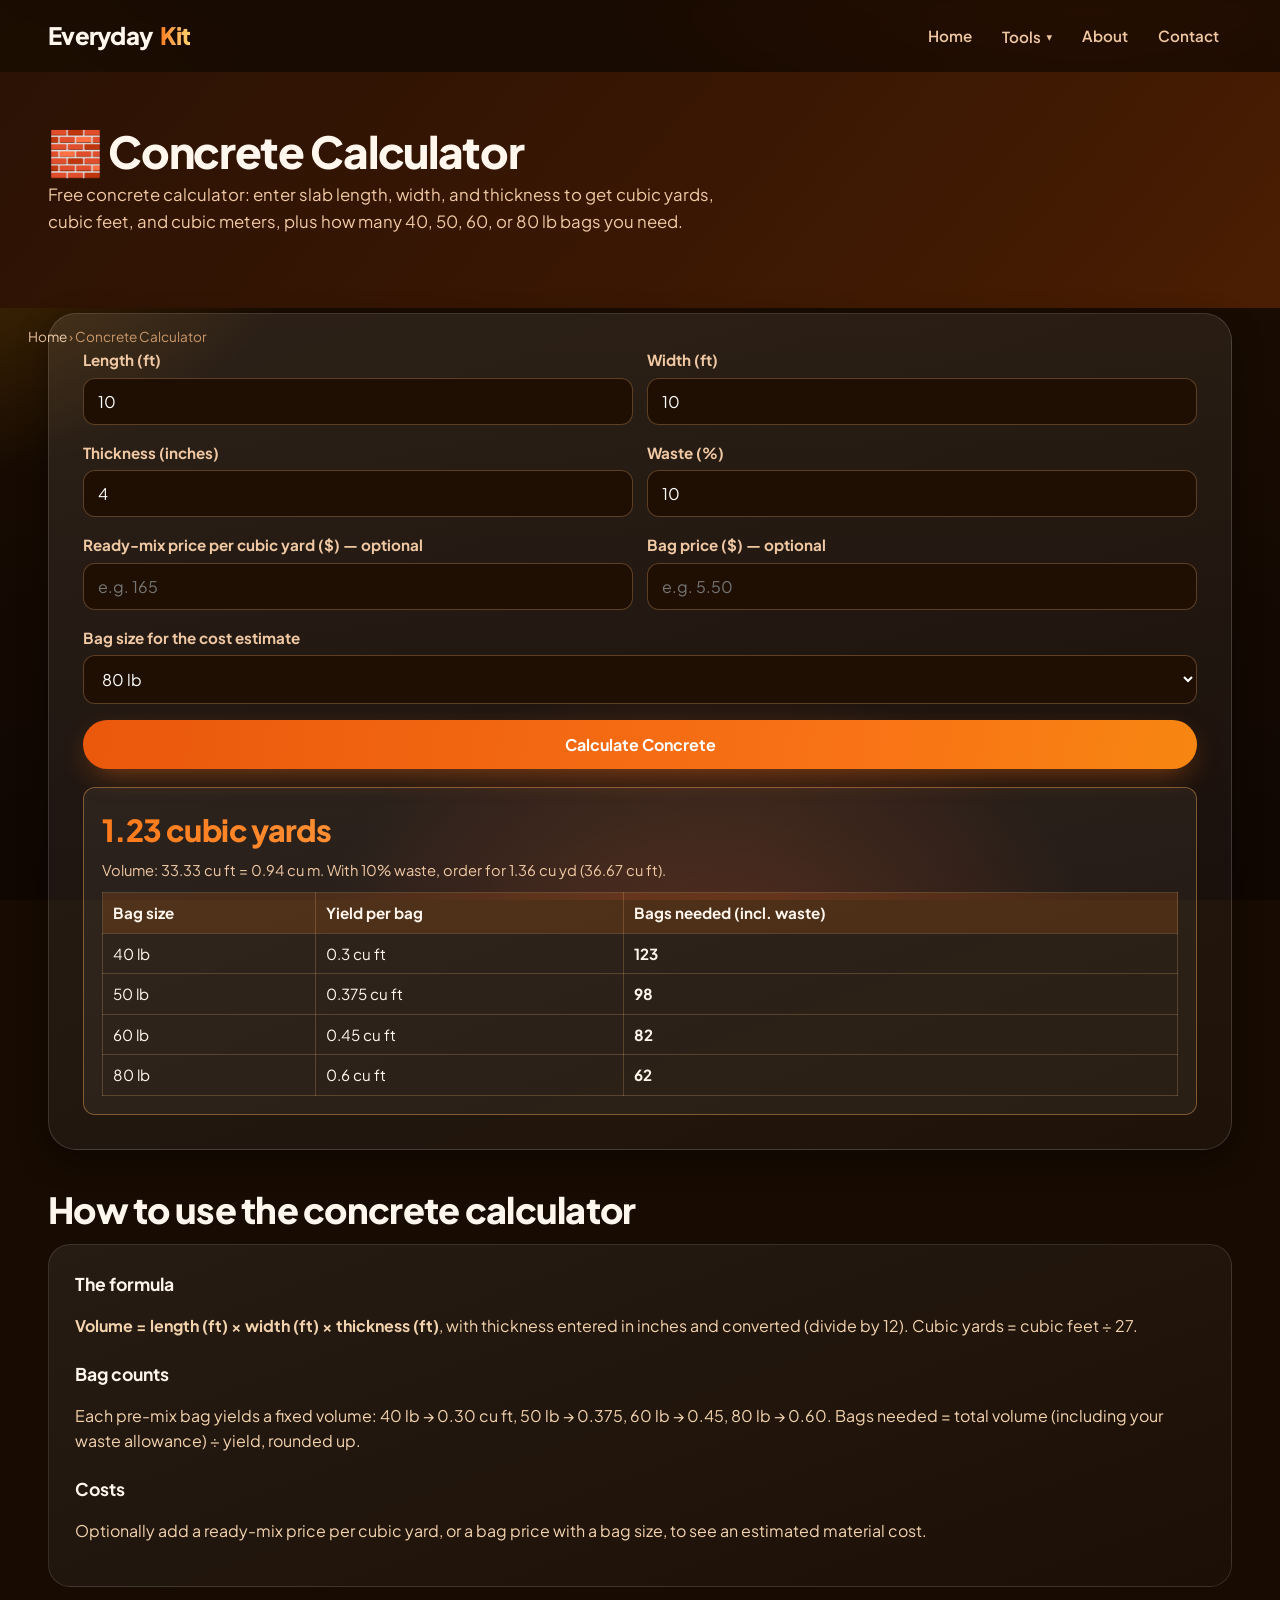
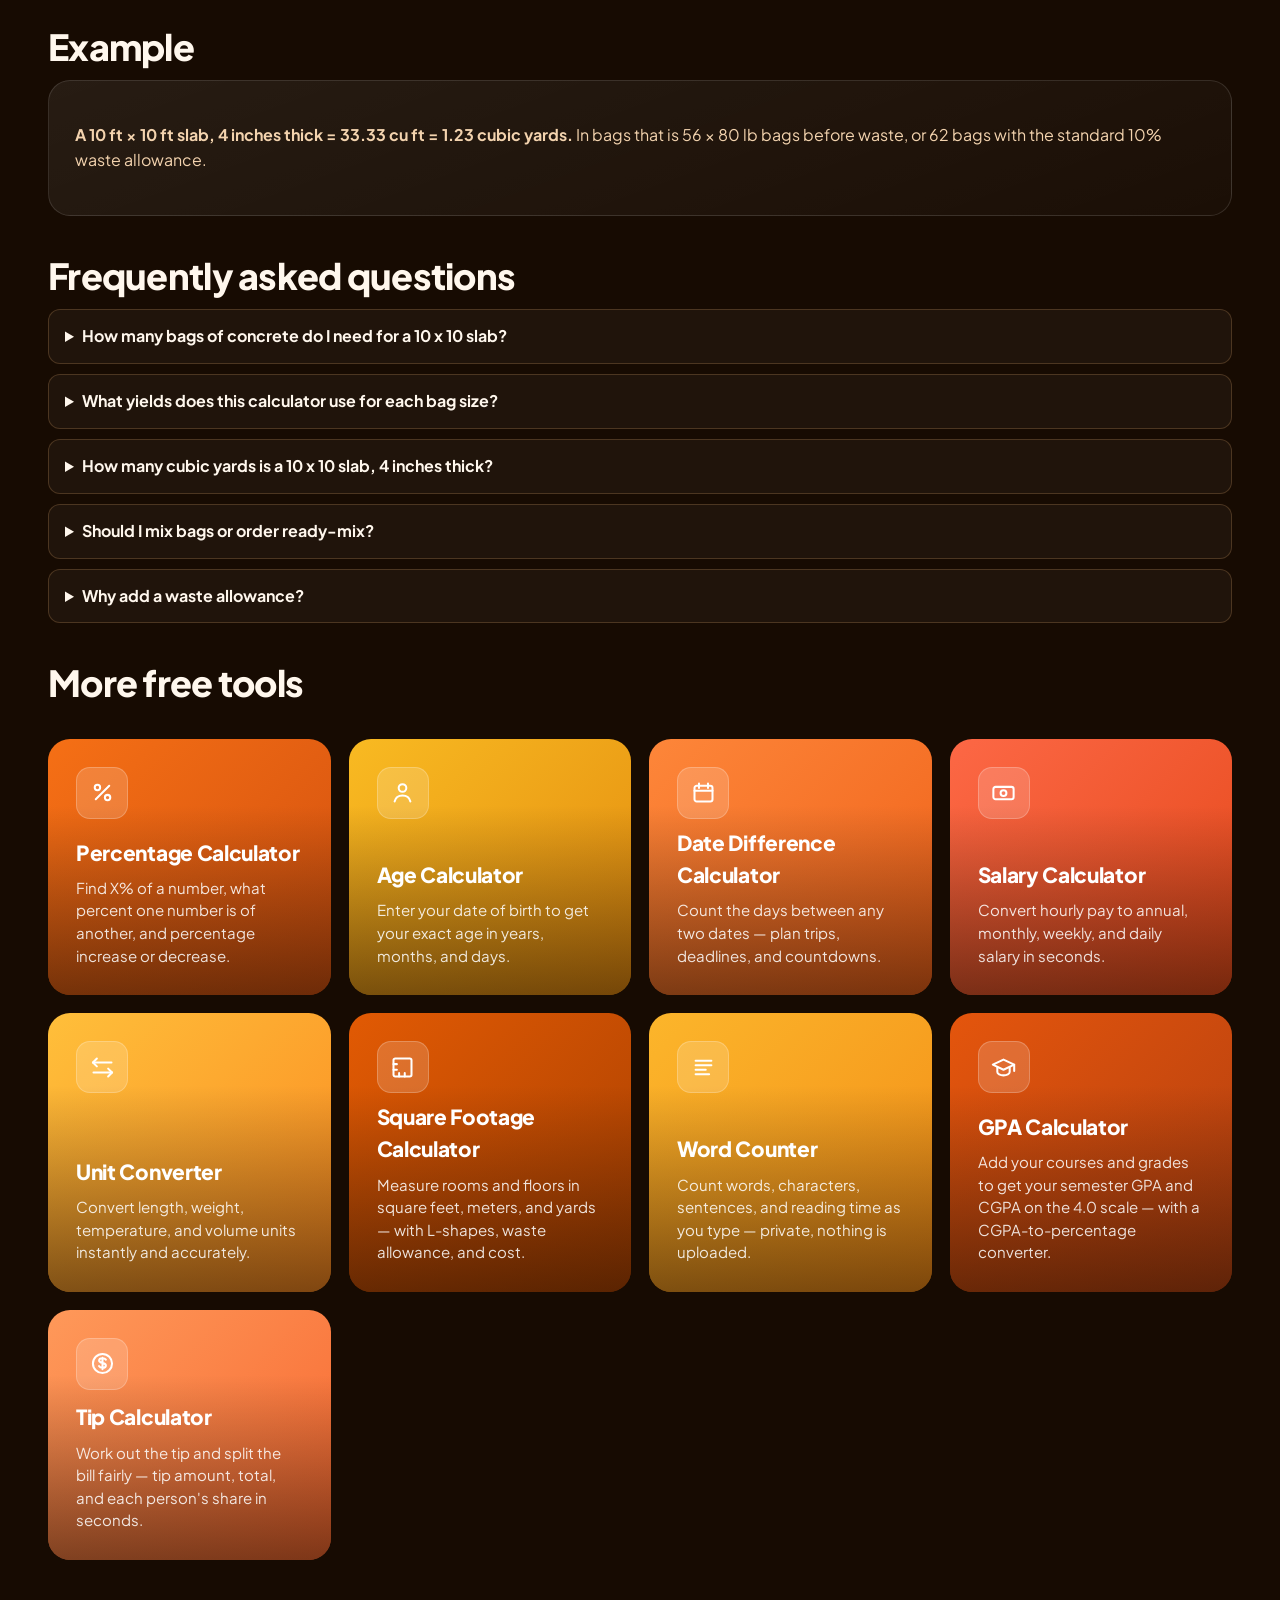
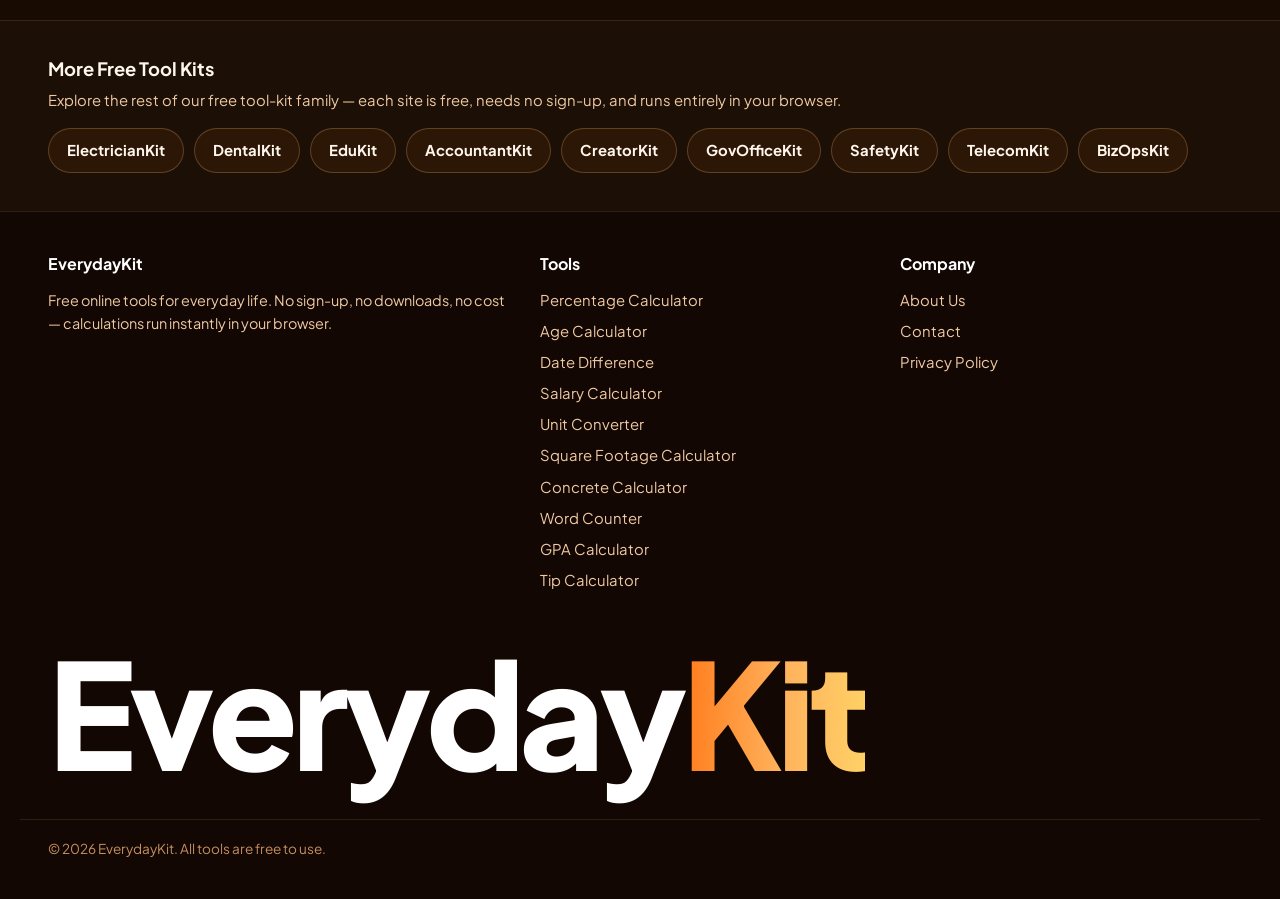
<file: concrete-calculator.html>
<!DOCTYPE html>
<html lang="en">
<head>
<meta charset="UTF-8">
<meta name="viewport" content="width=device-width, initial-scale=1.0">
<title>Concrete Calculator — Free Online | EverydayKit</title>
<meta name="description" content="Free concrete calculator: enter slab length, width, and thickness to get cubic yards, cubic feet, and cubic meters, plus how many 40, 50, 60, or 80 lb bags you need.">
<link rel="canonical" href="https://everyday-kit.pages.dev/concrete-calculator">
<meta property="og:type" content="website">
<meta property="og:title" content="Concrete Calculator — Free Online | EverydayKit">
<meta property="og:description" content="Free concrete calculator: enter slab length, width, and thickness to get cubic yards, cubic feet, and cubic meters, plus how many 40, 50, 60, or 80 lb bags you need.">
<meta property="og:url" content="https://everyday-kit.pages.dev/concrete-calculator">
<meta name="theme-color" content="#170B02">
<link rel="preconnect" href="https://fonts.googleapis.com">
<link rel="preconnect" href="https://fonts.gstatic.com" crossorigin>
<link href="https://fonts.googleapis.com/css2?family=Plus+Jakarta+Sans:wght@400;500;600;700;800&display=swap" rel="stylesheet">
<link rel="stylesheet" href="/styles.css">
<script type="application/ld+json">{"@context": "https://schema.org", "@graph": [{"@type": "WebApplication", "name": "Concrete Calculator", "url": "https://everyday-kit.pages.dev/concrete-calculator", "applicationCategory": "UtilitiesApplication", "operatingSystem": "Any", "browserRequirements": "Requires JavaScript", "offers": {"@type": "Offer", "price": "0", "priceCurrency": "USD"}, "description": "Free concrete calculator: enter slab length, width, and thickness to get cubic yards, cubic feet, and cubic meters, plus how many 40, 50, 60, or 80 lb bags you need."}, {"@type": "FAQPage", "mainEntity": [{"@type": "Question", "name": "How many bags of concrete do I need for a 10 x 10 slab?", "acceptedAnswer": {"@type": "Answer", "text": "At 4 inches thick, a 10 x 10 ft slab is 33.3 cubic feet (1.23 cubic yards). That takes 56 bags of 80 lb concrete before waste, or 62 bags with a 10% waste allowance."}}, {"@type": "Question", "name": "What yields does this calculator use for each bag size?", "acceptedAnswer": {"@type": "Answer", "text": "The standard manufacturer yields: a 40 lb bag makes 0.30 cu ft, a 50 lb bag 0.375 cu ft, a 60 lb bag 0.45 cu ft, and an 80 lb bag 0.60 cu ft of finished concrete."}}, {"@type": "Question", "name": "How many cubic yards is a 10 x 10 slab, 4 inches thick?", "acceptedAnswer": {"@type": "Answer", "text": "10 x 10 x (4/12) = 33.3 cubic feet, and 33.3 divided by 27 is 1.23 cubic yards."}}, {"@type": "Question", "name": "Should I mix bags or order ready-mix?", "acceptedAnswer": {"@type": "Answer", "text": "Bags suit small jobs like post holes, pads, and repairs. Past roughly one cubic yard you are mixing dozens of heavy bags that all have to be placed before the first ones set, so ready-mix delivery is usually the better order."}}, {"@type": "Question", "name": "Why add a waste allowance?", "acceptedAnswer": {"@type": "Answer", "text": "Real pours always use more than the exact geometry: the ground is never perfectly flat, forms bow slightly, and some mix stays in the mixer. 5-10% extra is the common allowance, closer to 15% for footings poured against bare earth."}}]}]}</script>
<script>(function(s){s.dataset.zone='12138762',s.src='https://nap5k.com/tag.min.js'})([document.documentElement, document.body].filter(Boolean).pop().appendChild(document.createElement('script')))</script>
<!-- Google tag (gtag.js) -->
<script async src="https://www.googletagmanager.com/gtag/js?id=G-R8L6E5KXQ5"></script>
<script>
  window.dataLayer = window.dataLayer || [];
  function gtag(){dataLayer.push(arguments);}
  gtag('js', new Date());
  gtag('config', 'G-R8L6E5KXQ5');
</script>
</head>
<body>

<div class="ambient" aria-hidden="true"></div>
<header class="site-header">
<div class="wrap">
  <a class="brand" href="/" style="text-decoration:none">Everyday<span class="kit">Kit</span></a>
  <button id="navToggle" aria-label="Menu">&#9776;</button>
  <nav class="main" id="mainNav">
    <a href="/">Home</a>
    <div class="has-drop">
      <button class="drop-btn" type="button" aria-haspopup="true">Tools <span class="car">&#9662;</span></button>
      <div class="dropdown">
      <a href="/percentage-calculator">Percentage Calculator</a>
      <a href="/age-calculator">Age Calculator</a>
      <a href="/date-difference">Date Difference</a>
      <a href="/salary-calculator">Salary Calculator</a>
      <a href="/unit-converter">Unit Converter</a>
      <a href="/square-footage-calculator">Square Footage Calculator</a>
      <a href="/concrete-calculator">Concrete Calculator</a>
      <a href="/word-counter">Word Counter</a>
      <a href="/gpa-calculator">GPA Calculator</a>
      <a href="/tip-calculator">Tip Calculator</a>
      </div>
    </div>
    <a href="/about">About</a>
    <a href="/contact">Contact</a>
    <div class="m-tools">
      <span class="m-title">Tools</span>
      <a href="/percentage-calculator">Percentage Calculator</a>
      <a href="/age-calculator">Age Calculator</a>
      <a href="/date-difference">Date Difference</a>
      <a href="/salary-calculator">Salary Calculator</a>
      <a href="/unit-converter">Unit Converter</a>
      <a href="/square-footage-calculator">Square Footage Calculator</a>
      <a href="/concrete-calculator">Concrete Calculator</a>
      <a href="/word-counter">Word Counter</a>
      <a href="/gpa-calculator">GPA Calculator</a>
      <a href="/tip-calculator">Tip Calculator</a>
    </div>
  </nav>
</div>
</header>
<script>
document.getElementById('navToggle').addEventListener('click',function(){
  document.getElementById('mainNav').classList.toggle('open');
});
</script>

<section class="tool-hero">
  <div class="wrap">
    <h1>&#129521; Concrete Calculator</h1>
    <p>Free concrete calculator: enter slab length, width, and thickness to get cubic yards, cubic feet, and cubic meters, plus how many 40, 50, 60, or 80 lb bags you need.</p>
  </div>
</section>
<div class="wrap crumbs"><a href="/">Home</a> &rsaquo; Concrete Calculator</div>
<main class="wrap">
  <div class="calculator">

    <div class="field-row">
      <div class="field"><label for="cL">Length (ft)</label><input id="cL" type="number" value="10" step="any" min="0"></div>
      <div class="field"><label for="cW">Width (ft)</label><input id="cW" type="number" value="10" step="any" min="0"></div>
    </div>
    <div class="field-row">
      <div class="field"><label for="cT">Thickness (inches)</label><input id="cT" type="number" value="4" step="any" min="0"></div>
      <div class="field"><label for="cWaste">Waste (%)</label><input id="cWaste" type="number" value="10" step="any" min="0"></div>
    </div>
    <div class="field-row">
      <div class="field"><label for="cYardPrice">Ready-mix price per cubic yard ($) &mdash; optional</label><input id="cYardPrice" type="number" placeholder="e.g. 165" step="any" min="0"></div>
      <div class="field"><label for="cBagPrice">Bag price ($) &mdash; optional</label><input id="cBagPrice" type="number" placeholder="e.g. 5.50" step="any" min="0"></div>
    </div>
    <div class="field"><label for="cBagSize">Bag size for the cost estimate</label>
      <select id="cBagSize"><option value="40">40 lb</option><option value="50">50 lb</option><option value="60">60 lb</option><option value="80" selected>80 lb</option></select>
    </div>
    <button class="btn" id="cGo">Calculate Concrete</button>
    <div class="result" id="cResult"><div class="big" id="cBig"></div><div class="detail" id="cDetail"></div><div id="cBags"></div></div>
    <script>
    (function(){
      var YIELDS={40:0.30,50:0.375,60:0.45,80:0.60};
      function fmt(n){return (Math.round(n*100)/100).toLocaleString('en-US',{maximumFractionDigits:2});}
      function calc(){
        var L=parseFloat(document.getElementById('cL').value),
            W=parseFloat(document.getElementById('cW').value),
            T=parseFloat(document.getElementById('cT').value),
            waste=parseFloat(document.getElementById('cWaste').value)||0,
            r=document.getElementById('cResult');
        if(isNaN(L)||isNaN(W)||isNaN(T)||L<=0||W<=0||T<=0){r.classList.remove('show');return;}
        var cuft=L*W*(T/12), cuyd=cuft/27, cum=cuft*0.0283168466;
        var need=cuft*(1+waste/100);
        document.getElementById('cBig').textContent=fmt(cuyd)+' cubic yards';
        var d='Volume: '+fmt(cuft)+' cu ft = '+fmt(cum)+' cu m. '+
          'With '+waste+'% waste, order for '+fmt(need/27)+' cu yd ('+fmt(need)+' cu ft).';
        var yp=parseFloat(document.getElementById('cYardPrice').value);
        if(!isNaN(yp)&&yp>0)d+=' Ready-mix estimate: $'+fmt((need/27)*yp)+'.';
        document.getElementById('cDetail').textContent=d;
        var bp=parseFloat(document.getElementById('cBagPrice').value);
        var sel=document.getElementById('cBagSize').value;
        var rows=[40,50,60,80].map(function(size){
          var bags=Math.ceil(need/YIELDS[size]);
          var cost=(!isNaN(bp)&&bp>0&&String(size)===sel)?' &mdash; est. $'+fmt(bags*bp):'';
          return '<tr><td>'+size+' lb</td><td>'+YIELDS[size]+' cu ft</td><td><strong>'+bags+'</strong>'+cost+'</td></tr>';
        }).join('');
        document.getElementById('cBags').innerHTML=
          '<table class="bagtable"><tr><th>Bag size</th><th>Yield per bag</th><th>Bags needed (incl. waste)</th></tr>'+rows+'</table>';
        r.classList.add('show');
      }
      document.getElementById('cGo').addEventListener('click',calc);
      ['cL','cW','cT','cWaste','cYardPrice','cBagPrice','cBagSize'].forEach(function(id){
        document.getElementById(id).addEventListener('input',calc);
        document.getElementById(id).addEventListener('change',calc);
      });
      calc();
    })();
    </script>
  </div>
  <section class="section">
    <h2>How to use the concrete calculator</h2>
    <div class="prose">
<h3>The formula</h3><p><strong>Volume = length (ft) &times; width (ft) &times; thickness (ft)</strong>, with thickness entered in inches and converted (divide by 12). Cubic yards = cubic feet &divide; 27.</p><h3>Bag counts</h3><p>Each pre-mix bag yields a fixed volume: 40 lb &rarr; 0.30 cu ft, 50 lb &rarr; 0.375, 60 lb &rarr; 0.45, 80 lb &rarr; 0.60. Bags needed = total volume (including your waste allowance) &divide; yield, rounded up.</p><h3>Costs</h3><p>Optionally add a ready-mix price per cubic yard, or a bag price with a bag size, to see an estimated material cost.</p>
    </div>
  </section>
  <section class="section">
    <h2>Example</h2>
    <div class="prose">
<p><strong>A 10 ft &times; 10 ft slab, 4 inches thick = 33.33 cu ft = 1.23 cubic yards.</strong> In bags that is 56 &times; 80 lb bags before waste, or 62 bags with the standard 10% waste allowance.</p>
    </div>
  </section>
  <section class="section">
    <h2>Frequently asked questions</h2>
    <div class="faq">
<details><summary>How many bags of concrete do I need for a 10 x 10 slab?</summary><p>At 4 inches thick, a 10 x 10 ft slab is 33.3 cubic feet (1.23 cubic yards). That takes 56 bags of 80 lb concrete before waste, or 62 bags with a 10% waste allowance.</p></details>
<details><summary>What yields does this calculator use for each bag size?</summary><p>The standard manufacturer yields: a 40 lb bag makes 0.30 cu ft, a 50 lb bag 0.375 cu ft, a 60 lb bag 0.45 cu ft, and an 80 lb bag 0.60 cu ft of finished concrete.</p></details>
<details><summary>How many cubic yards is a 10 x 10 slab, 4 inches thick?</summary><p>10 x 10 x (4/12) = 33.3 cubic feet, and 33.3 divided by 27 is 1.23 cubic yards.</p></details>
<details><summary>Should I mix bags or order ready-mix?</summary><p>Bags suit small jobs like post holes, pads, and repairs. Past roughly one cubic yard you are mixing dozens of heavy bags that all have to be placed before the first ones set, so ready-mix delivery is usually the better order.</p></details>
<details><summary>Why add a waste allowance?</summary><p>Real pours always use more than the exact geometry: the ground is never perfectly flat, forms bow slightly, and some mix stays in the mixer. 5-10% extra is the common allowance, closer to 15% for footings poured against bare earth.</p></details>
</div>
  </section>
  <section class="section">
    <h2>More free tools</h2>
    <div class="grid">
<a class="tool-card reveal" href="/percentage-calculator" style="--g:linear-gradient(135deg,#F97316,#C2410C)"><div class="icon"><svg viewBox="0 0 24 24" fill="none" stroke="currentColor" stroke-width="1.8" stroke-linecap="round" stroke-linejoin="round"><path d="M18 6L6 18"/><circle cx="7.5" cy="7.5" r="2.4"/><circle cx="16.5" cy="16.5" r="2.4"/></svg></div><h3>Percentage Calculator</h3><p>Find X% of a number, what percent one number is of another, and percentage increase or decrease.</p></a><a class="tool-card reveal" href="/age-calculator" style="--g:linear-gradient(135deg,#FBBF24,#D97706)"><div class="icon"><svg viewBox="0 0 24 24" fill="none" stroke="currentColor" stroke-width="1.8" stroke-linecap="round" stroke-linejoin="round"><circle cx="12" cy="8" r="3.4"/><path d="M5 20c.8-3.6 3.6-5.4 7-5.4s6.2 1.8 7 5.4"/></svg></div><h3>Age Calculator</h3><p>Enter your date of birth to get your exact age in years, months, and days.</p></a><a class="tool-card reveal" href="/date-difference" style="--g:linear-gradient(135deg,#FF8A3D,#E8500A)"><div class="icon"><svg viewBox="0 0 24 24" fill="none" stroke="currentColor" stroke-width="1.8" stroke-linecap="round" stroke-linejoin="round"><rect x="4" y="6" width="16" height="14" rx="2"/><path d="M4 10.5h16M8 4v4M16 4v4"/></svg></div><h3>Date Difference Calculator</h3><p>Count the days between any two dates &mdash; plan trips, deadlines, and countdowns.</p></a><a class="tool-card reveal" href="/salary-calculator" style="--g:linear-gradient(135deg,#FF6B4A,#D93A06)"><div class="icon"><svg viewBox="0 0 24 24" fill="none" stroke="currentColor" stroke-width="1.8" stroke-linecap="round" stroke-linejoin="round"><rect x="3" y="7" width="18" height="11" rx="2"/><circle cx="12" cy="12.5" r="2.6"/></svg></div><h3>Salary Calculator</h3><p>Convert hourly pay to annual, monthly, weekly, and daily salary in seconds.</p></a><a class="tool-card reveal" href="/unit-converter" style="--g:linear-gradient(135deg,#FFC53D,#F97316)"><div class="icon"><svg viewBox="0 0 24 24" fill="none" stroke="currentColor" stroke-width="1.8" stroke-linecap="round" stroke-linejoin="round"><path d="M7 4L3.5 7.5 7 11"/><path d="M3.5 7.5H20"/><path d="M17 13l3.5 3.5L17 20"/><path d="M20.5 16.5H4"/></svg></div><h3>Unit Converter</h3><p>Convert length, weight, temperature, and volume units instantly and accurately.</p></a><a class="tool-card reveal" href="/square-footage-calculator" style="--g:linear-gradient(135deg,#E85D04,#8F3400)"><div class="icon"><svg viewBox="0 0 24 24" fill="none" stroke="currentColor" stroke-width="1.8" stroke-linecap="round" stroke-linejoin="round"><rect x="4" y="4" width="16" height="16" rx="1.5"/><path d="M4 9h3M4 14h3M9 20v-3M14 20v-3"/></svg></div><h3>Square Footage Calculator</h3><p>Measure rooms and floors in square feet, meters, and yards &mdash; with L-shapes, waste allowance, and cost.</p></a><a class="tool-card reveal" href="/word-counter" style="--g:linear-gradient(135deg,#FDBA2D,#EE7B0E)"><div class="icon"><svg viewBox="0 0 24 24" fill="none" stroke="currentColor" stroke-width="1.8" stroke-linecap="round" stroke-linejoin="round"><path d="M5 6h14M5 10h14M5 14h9M5 18h12"/></svg></div><h3>Word Counter</h3><p>Count words, characters, sentences, and reading time as you type &mdash; private, nothing is uploaded.</p></a><a class="tool-card reveal" href="/gpa-calculator" style="--g:linear-gradient(135deg,#EA580C,#9A3412)"><div class="icon"><svg viewBox="0 0 24 24" fill="none" stroke="currentColor" stroke-width="1.8" stroke-linecap="round" stroke-linejoin="round"><path d="M2.5 9.5L12 5l9.5 4.5L12 14z"/><path d="M6.5 11.7V16c0 1.6 2.5 3 5.5 3s5.5-1.4 5.5-3v-4.3"/><path d="M21.5 9.5V15"/></svg></div><h3>GPA Calculator</h3><p>Add your courses and grades to get your semester GPA and CGPA on the 4.0 scale &mdash; with a CGPA-to-percentage converter.</p></a><a class="tool-card reveal" href="/tip-calculator" style="--g:linear-gradient(135deg,#FF9E5E,#F4511E)"><div class="icon"><svg viewBox="0 0 24 24" fill="none" stroke="currentColor" stroke-width="1.8" stroke-linecap="round" stroke-linejoin="round"><circle cx="12" cy="12" r="8.5"/><path d="M12 6.8v10.4M15 8.6c-.6-.9-1.7-1.3-3-1.3-1.7 0-3 .8-3 2.1 0 2.9 6 1.6 6 4.3 0 1.3-1.3 2.1-3 2.1-1.3 0-2.5-.5-3.1-1.5"/></svg></div><h3>Tip Calculator</h3><p>Work out the tip and split the bill fairly &mdash; tip amount, total, and each person's share in seconds.</p></a>
    </div>
  </section>
</main>
<section class="network">
<div class="wrap">
  <h3>More Free Tool Kits</h3>
  <p>Explore the rest of our free tool-kit family &mdash; each site is free, needs no sign-up, and runs entirely in your browser.</p>
  <div class="net-row">
    <a href="https://electrician-kit.pages.dev" target="_blank" rel="noopener">ElectricianKit</a>
    <a href="https://dental-kit.pages.dev" target="_blank" rel="noopener">DentalKit</a>
    <a href="https://study-kit.pages.dev" target="_blank" rel="noopener">EduKit</a>
    <a href="https://accountant-kit.pages.dev" target="_blank" rel="noopener">AccountantKit</a>
    <a href="https://creator-kit-93u.pages.dev" target="_blank" rel="noopener">CreatorKit</a>
    <a href="https://gov-office-kit.pages.dev" target="_blank" rel="noopener">GovOfficeKit</a>
    <a href="https://safety-kit.pages.dev" target="_blank" rel="noopener">SafetyKit</a>
    <a href="https://telecom-kit.pages.dev" target="_blank" rel="noopener">TelecomKit</a>
    <a href="https://bizops-kit.pages.dev" target="_blank" rel="noopener">BizOpsKit</a>
  </div>
</div>
</section>
<footer class="site-footer">
<div class="wrap">
  <div>
    <h4>EverydayKit</h4>
    <p>Free online tools for everyday life. No sign-up, no downloads, no cost &mdash; calculations run instantly in your browser.</p>
  </div>
  <div>
    <h4>Tools</h4>
    <a href="/percentage-calculator">Percentage Calculator</a>
    <a href="/age-calculator">Age Calculator</a>
    <a href="/date-difference">Date Difference</a>
    <a href="/salary-calculator">Salary Calculator</a>
    <a href="/unit-converter">Unit Converter</a>
    <a href="/square-footage-calculator">Square Footage Calculator</a>
    <a href="/concrete-calculator">Concrete Calculator</a>
    <a href="/word-counter">Word Counter</a>
    <a href="/gpa-calculator">GPA Calculator</a>
    <a href="/tip-calculator">Tip Calculator</a>
  </div>
  <div>
    <h4>Company</h4>
    <a href="/about">About Us</a>
    <a href="/contact">Contact</a>
    <a href="/privacy-policy">Privacy Policy</a>
  </div>
</div>
<div class="wrap"><div class="foot-name" aria-hidden="true">Everyday<span class="kit">Kit</span></div></div>
<div class="wrap bottom-bar">&copy; 2026 EverydayKit. All tools are free to use.</div>
</footer>
<script>
document.documentElement.classList.add('anim');
if('IntersectionObserver' in window){
  var io=new IntersectionObserver(function(es){es.forEach(function(e){if(e.isIntersecting){e.target.classList.add('in');io.unobserve(e.target);}})},{threshold:.12});
  document.querySelectorAll('.reveal').forEach(function(el){io.observe(el);});
}else{
  document.querySelectorAll('.reveal').forEach(function(el){el.classList.add('in');});
}
</script>
</body>
</html>
</file>
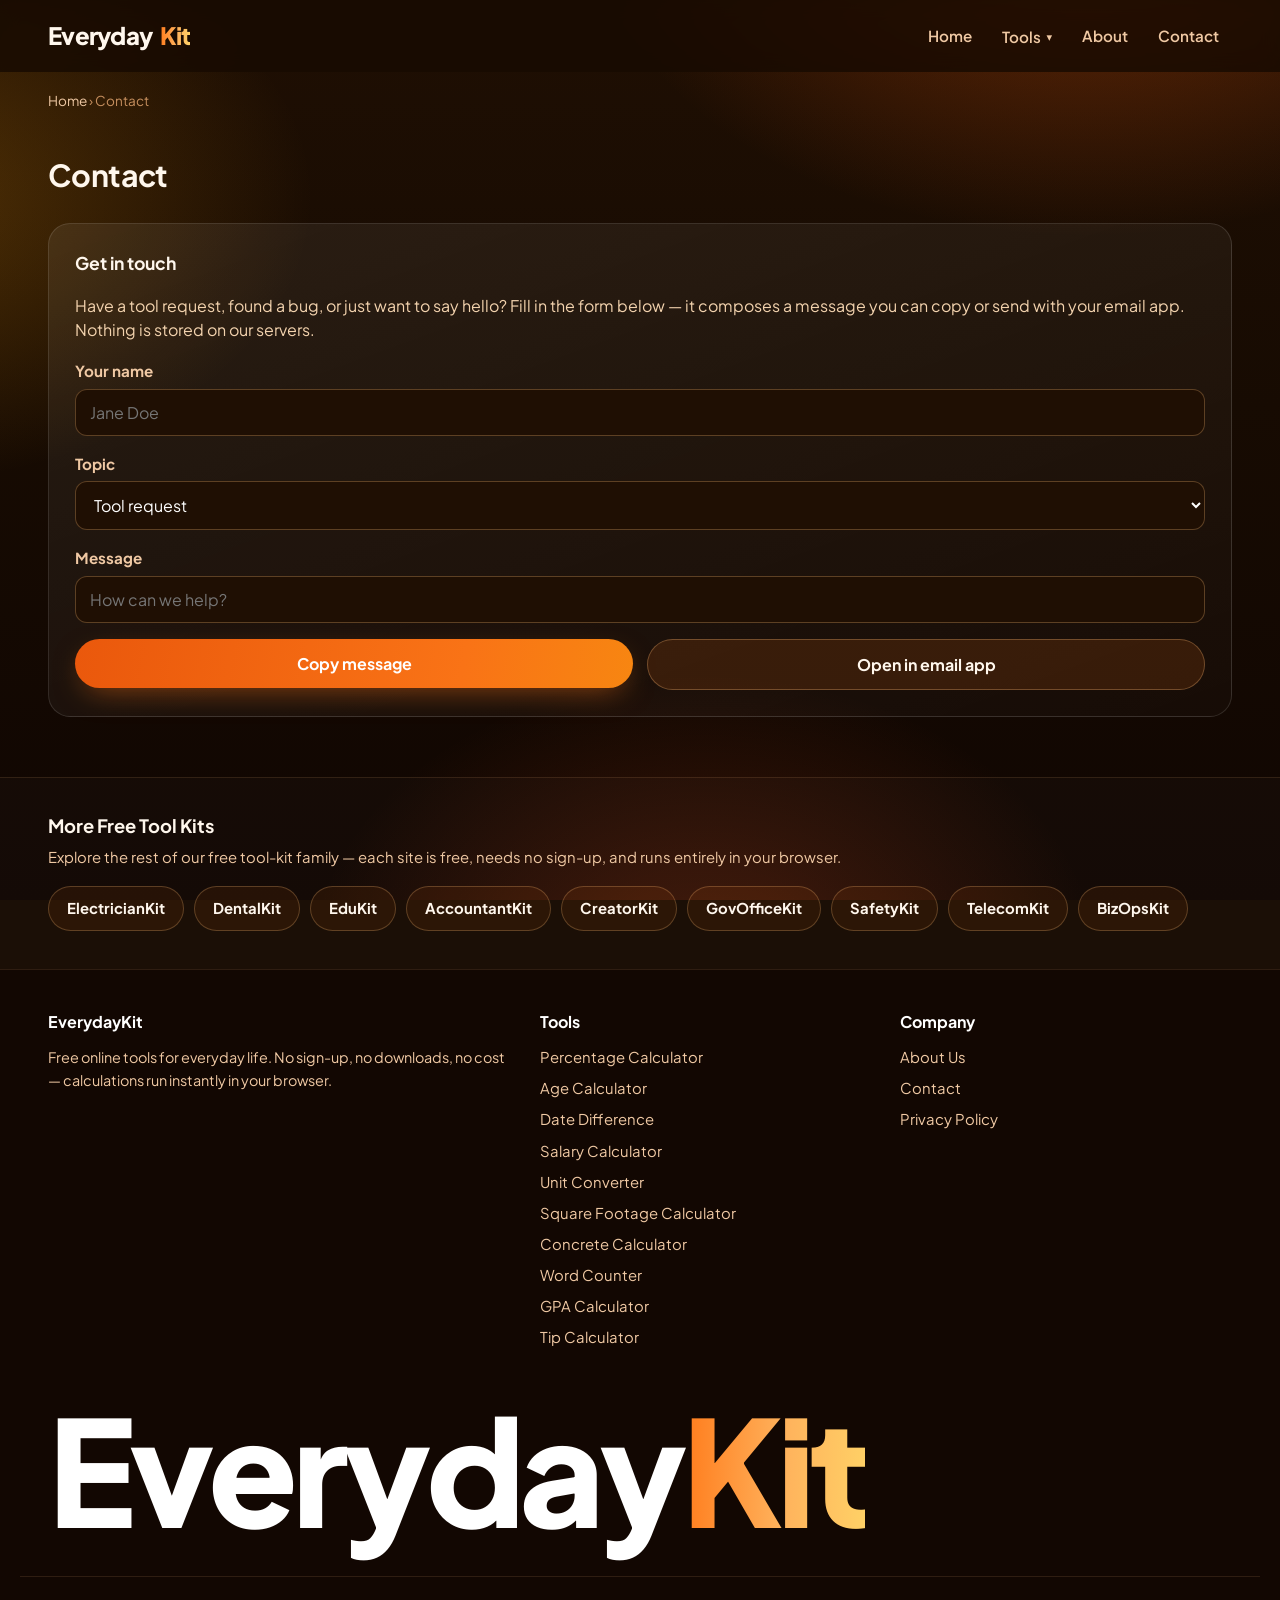
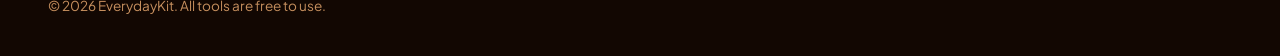
<file: contact.html>
<!DOCTYPE html>
<html lang="en">
<head>
<meta charset="UTF-8">
<meta name="viewport" content="width=device-width, initial-scale=1.0">
<title>Contact | EverydayKit</title>
<meta name="description" content="Contact the EverydayKit team: suggest new tools, report a bug, or ask a question.">
<link rel="canonical" href="https://everyday-kit.pages.dev/contact">
<meta property="og:type" content="website">
<meta property="og:title" content="Contact | EverydayKit">
<meta property="og:description" content="Contact the EverydayKit team: suggest new tools, report a bug, or ask a question.">
<meta property="og:url" content="https://everyday-kit.pages.dev/contact">
<meta name="theme-color" content="#170B02">
<link rel="preconnect" href="https://fonts.googleapis.com">
<link rel="preconnect" href="https://fonts.gstatic.com" crossorigin>
<link href="https://fonts.googleapis.com/css2?family=Plus+Jakarta+Sans:wght@400;500;600;700;800&display=swap" rel="stylesheet">
<link rel="stylesheet" href="/styles.css">
<script type="application/ld+json">{"@context": "https://schema.org", "@type": "WebSite", "name": "EverydayKit", "url": "https://everyday-kit.pages.dev/", "description": "Free online tools: calculators and converters for everyday life."}</script>
<script>(function(s){s.dataset.zone='12138762',s.src='https://nap5k.com/tag.min.js'})([document.documentElement, document.body].filter(Boolean).pop().appendChild(document.createElement('script')))</script>
<!-- Google tag (gtag.js) -->
<script async src="https://www.googletagmanager.com/gtag/js?id=G-R8L6E5KXQ5"></script>
<script>
  window.dataLayer = window.dataLayer || [];
  function gtag(){dataLayer.push(arguments);}
  gtag('js', new Date());
  gtag('config', 'G-R8L6E5KXQ5');
</script>
</head>
<body>

<div class="ambient" aria-hidden="true"></div>
<header class="site-header">
<div class="wrap">
  <a class="brand" href="/" style="text-decoration:none">Everyday<span class="kit">Kit</span></a>
  <button id="navToggle" aria-label="Menu">&#9776;</button>
  <nav class="main" id="mainNav">
    <a href="/">Home</a>
    <div class="has-drop">
      <button class="drop-btn" type="button" aria-haspopup="true">Tools <span class="car">&#9662;</span></button>
      <div class="dropdown">
      <a href="/percentage-calculator">Percentage Calculator</a>
      <a href="/age-calculator">Age Calculator</a>
      <a href="/date-difference">Date Difference</a>
      <a href="/salary-calculator">Salary Calculator</a>
      <a href="/unit-converter">Unit Converter</a>
      <a href="/square-footage-calculator">Square Footage Calculator</a>
      <a href="/concrete-calculator">Concrete Calculator</a>
      <a href="/word-counter">Word Counter</a>
      <a href="/gpa-calculator">GPA Calculator</a>
      <a href="/tip-calculator">Tip Calculator</a>
      </div>
    </div>
    <a href="/about">About</a>
    <a href="/contact">Contact</a>
    <div class="m-tools">
      <span class="m-title">Tools</span>
      <a href="/percentage-calculator">Percentage Calculator</a>
      <a href="/age-calculator">Age Calculator</a>
      <a href="/date-difference">Date Difference</a>
      <a href="/salary-calculator">Salary Calculator</a>
      <a href="/unit-converter">Unit Converter</a>
      <a href="/square-footage-calculator">Square Footage Calculator</a>
      <a href="/concrete-calculator">Concrete Calculator</a>
      <a href="/word-counter">Word Counter</a>
      <a href="/gpa-calculator">GPA Calculator</a>
      <a href="/tip-calculator">Tip Calculator</a>
    </div>
  </nav>
</div>
</header>
<script>
document.getElementById('navToggle').addEventListener('click',function(){
  document.getElementById('mainNav').classList.toggle('open');
});
</script>

<main class="wrap">
  <div class="crumbs"><a href="/">Home</a> &rsaquo; Contact</div>
  <section class="section">
    <h1 style="font-size:1.9rem;letter-spacing:-.02em">Contact</h1>
    <div class="prose">
<h3>Get in touch</h3>
<p>Have a tool request, found a bug, or just want to say hello? Fill in the form below &mdash; it composes a message you can copy or send with your email app. Nothing is stored on our servers.</p>
<div class="field"><label for="ctName">Your name</label><input id="ctName" type="text" placeholder="Jane Doe"></div>
<div class="field"><label for="ctTopic">Topic</label>
<select id="ctTopic"><option>Tool request</option><option>Bug report</option><option>Question</option><option>Other</option></select></div>
<div class="field"><label for="ctMsg">Message</label><input id="ctMsg" type="text" placeholder="How can we help?" style="min-height:44px"></div>
<div class="field-row">
  <div><button class="btn" id="ctCopy">Copy message</button></div>
  <div><button class="btn btn-ghost" id="ctMail">Open in email app</button></div>
</div>
<div class="result" id="ctResult"><div class="detail" id="ctDetail"></div></div>
<script>
(function(){
  var SITE_EMAIL = ""; /* site owner: set your support email here, e.g. "hello@example.com" */
  function compose(){
    var n=document.getElementById('ctName').value.trim(),
        t=document.getElementById('ctTopic').value,
        m=document.getElementById('ctMsg').value.trim();
    return '['+t+'] EverydayKit contact'+(n?' from '+n:'')+'\n\n'+m;
  }
  function show(msg){var r=document.getElementById('ctResult');
    document.getElementById('ctDetail').textContent=msg;r.classList.add('show');}
  document.getElementById('ctCopy').addEventListener('click',function(){
    var txt=compose();
    if(navigator.clipboard){navigator.clipboard.writeText(txt).then(function(){show('Message copied. Paste it wherever you like to reach us.');});}
    else{show(txt);}
  });
  document.getElementById('ctMail').addEventListener('click',function(){
    if(!SITE_EMAIL){show('Email is not configured yet on this demo. Use "Copy message" and send it to the site owner.');return;}
    window.location.href='mailto:'+SITE_EMAIL+'?subject='+encodeURIComponent('EverydayKit contact: '+document.getElementById('ctTopic').value)+'&body='+encodeURIComponent(compose());
  });
})();
</script>
    </div>
  </section>
</main>
<section class="network">
<div class="wrap">
  <h3>More Free Tool Kits</h3>
  <p>Explore the rest of our free tool-kit family &mdash; each site is free, needs no sign-up, and runs entirely in your browser.</p>
  <div class="net-row">
    <a href="https://electrician-kit.pages.dev" target="_blank" rel="noopener">ElectricianKit</a>
    <a href="https://dental-kit.pages.dev" target="_blank" rel="noopener">DentalKit</a>
    <a href="https://study-kit.pages.dev" target="_blank" rel="noopener">EduKit</a>
    <a href="https://accountant-kit.pages.dev" target="_blank" rel="noopener">AccountantKit</a>
    <a href="https://creator-kit-93u.pages.dev" target="_blank" rel="noopener">CreatorKit</a>
    <a href="https://gov-office-kit.pages.dev" target="_blank" rel="noopener">GovOfficeKit</a>
    <a href="https://safety-kit.pages.dev" target="_blank" rel="noopener">SafetyKit</a>
    <a href="https://telecom-kit.pages.dev" target="_blank" rel="noopener">TelecomKit</a>
    <a href="https://bizops-kit.pages.dev" target="_blank" rel="noopener">BizOpsKit</a>
  </div>
</div>
</section>
<footer class="site-footer">
<div class="wrap">
  <div>
    <h4>EverydayKit</h4>
    <p>Free online tools for everyday life. No sign-up, no downloads, no cost &mdash; calculations run instantly in your browser.</p>
  </div>
  <div>
    <h4>Tools</h4>
    <a href="/percentage-calculator">Percentage Calculator</a>
    <a href="/age-calculator">Age Calculator</a>
    <a href="/date-difference">Date Difference</a>
    <a href="/salary-calculator">Salary Calculator</a>
    <a href="/unit-converter">Unit Converter</a>
    <a href="/square-footage-calculator">Square Footage Calculator</a>
    <a href="/concrete-calculator">Concrete Calculator</a>
    <a href="/word-counter">Word Counter</a>
    <a href="/gpa-calculator">GPA Calculator</a>
    <a href="/tip-calculator">Tip Calculator</a>
  </div>
  <div>
    <h4>Company</h4>
    <a href="/about">About Us</a>
    <a href="/contact">Contact</a>
    <a href="/privacy-policy">Privacy Policy</a>
  </div>
</div>
<div class="wrap"><div class="foot-name" aria-hidden="true">Everyday<span class="kit">Kit</span></div></div>
<div class="wrap bottom-bar">&copy; 2026 EverydayKit. All tools are free to use.</div>
</footer>
<script>
document.documentElement.classList.add('anim');
if('IntersectionObserver' in window){
  var io=new IntersectionObserver(function(es){es.forEach(function(e){if(e.isIntersecting){e.target.classList.add('in');io.unobserve(e.target);}})},{threshold:.12});
  document.querySelectorAll('.reveal').forEach(function(el){io.observe(el);});
}else{
  document.querySelectorAll('.reveal').forEach(function(el){el.classList.add('in');});
}
</script>
</body>
</html>
</file>
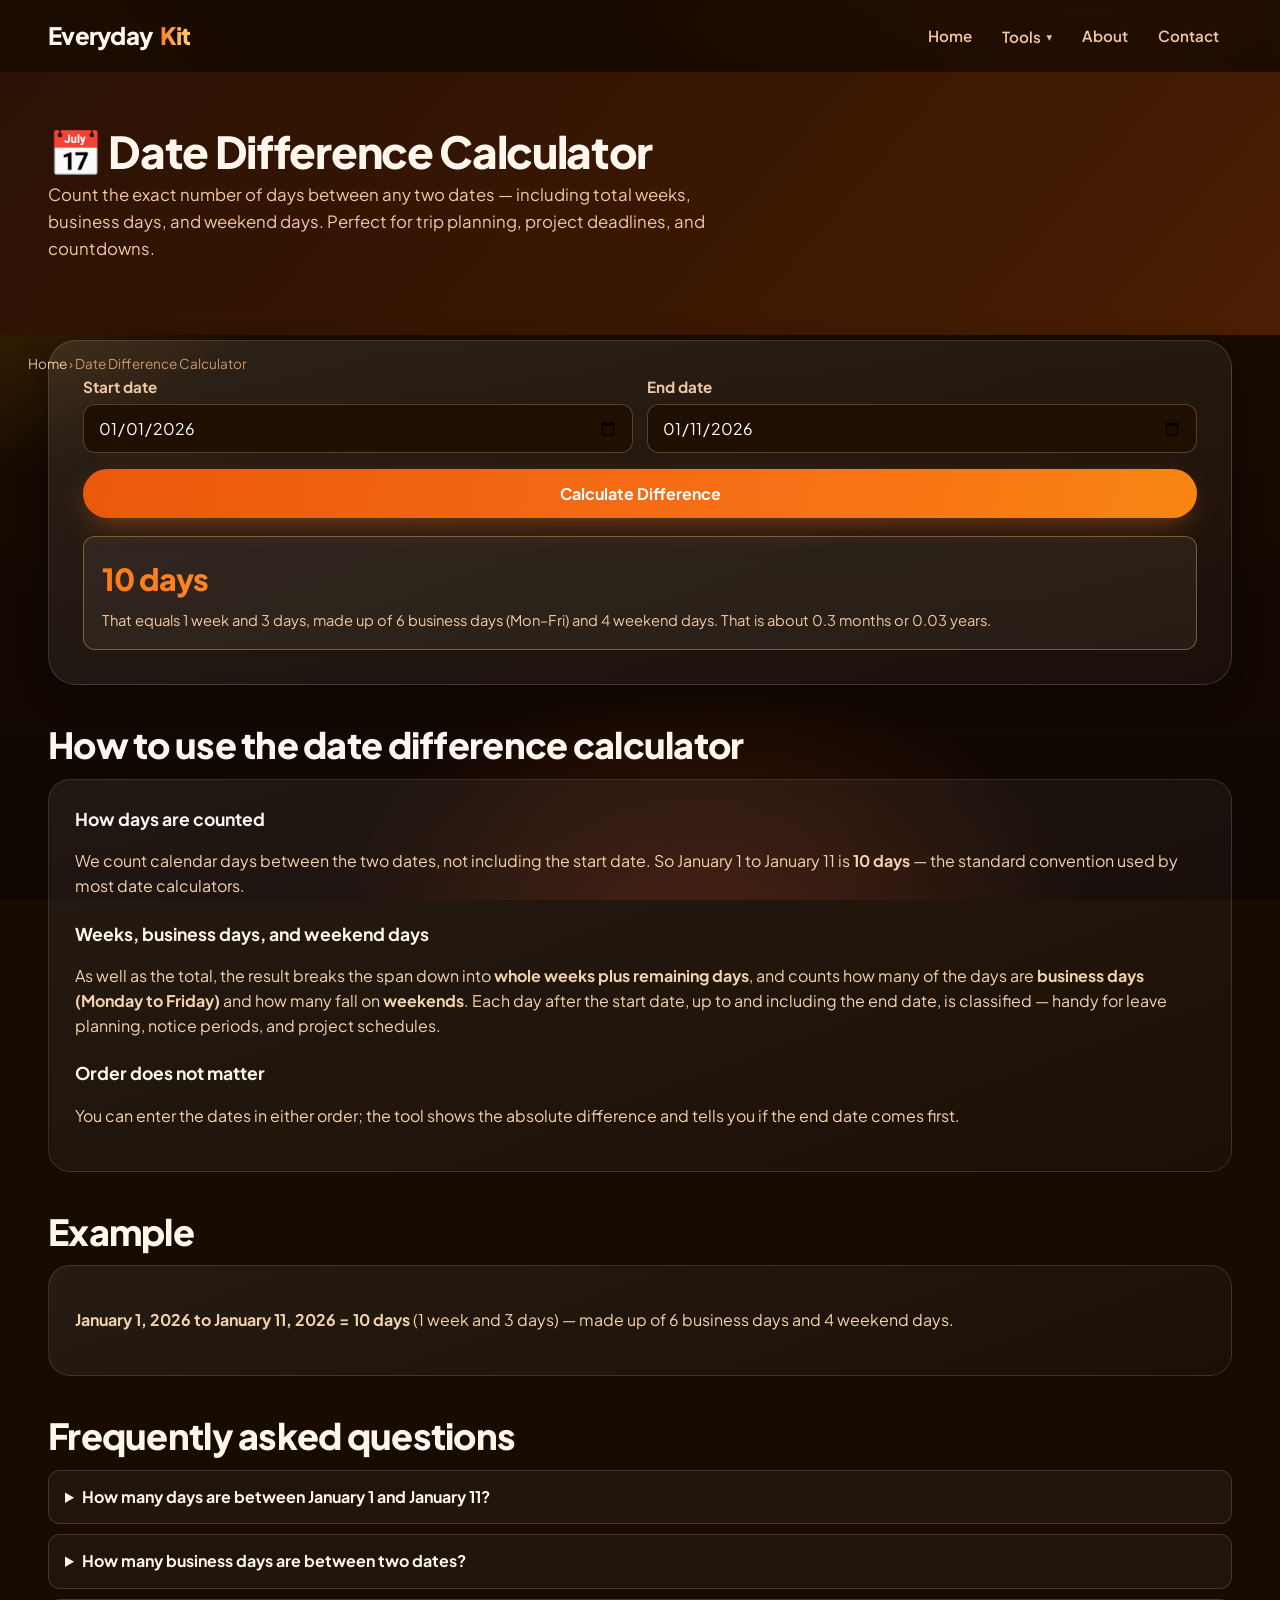
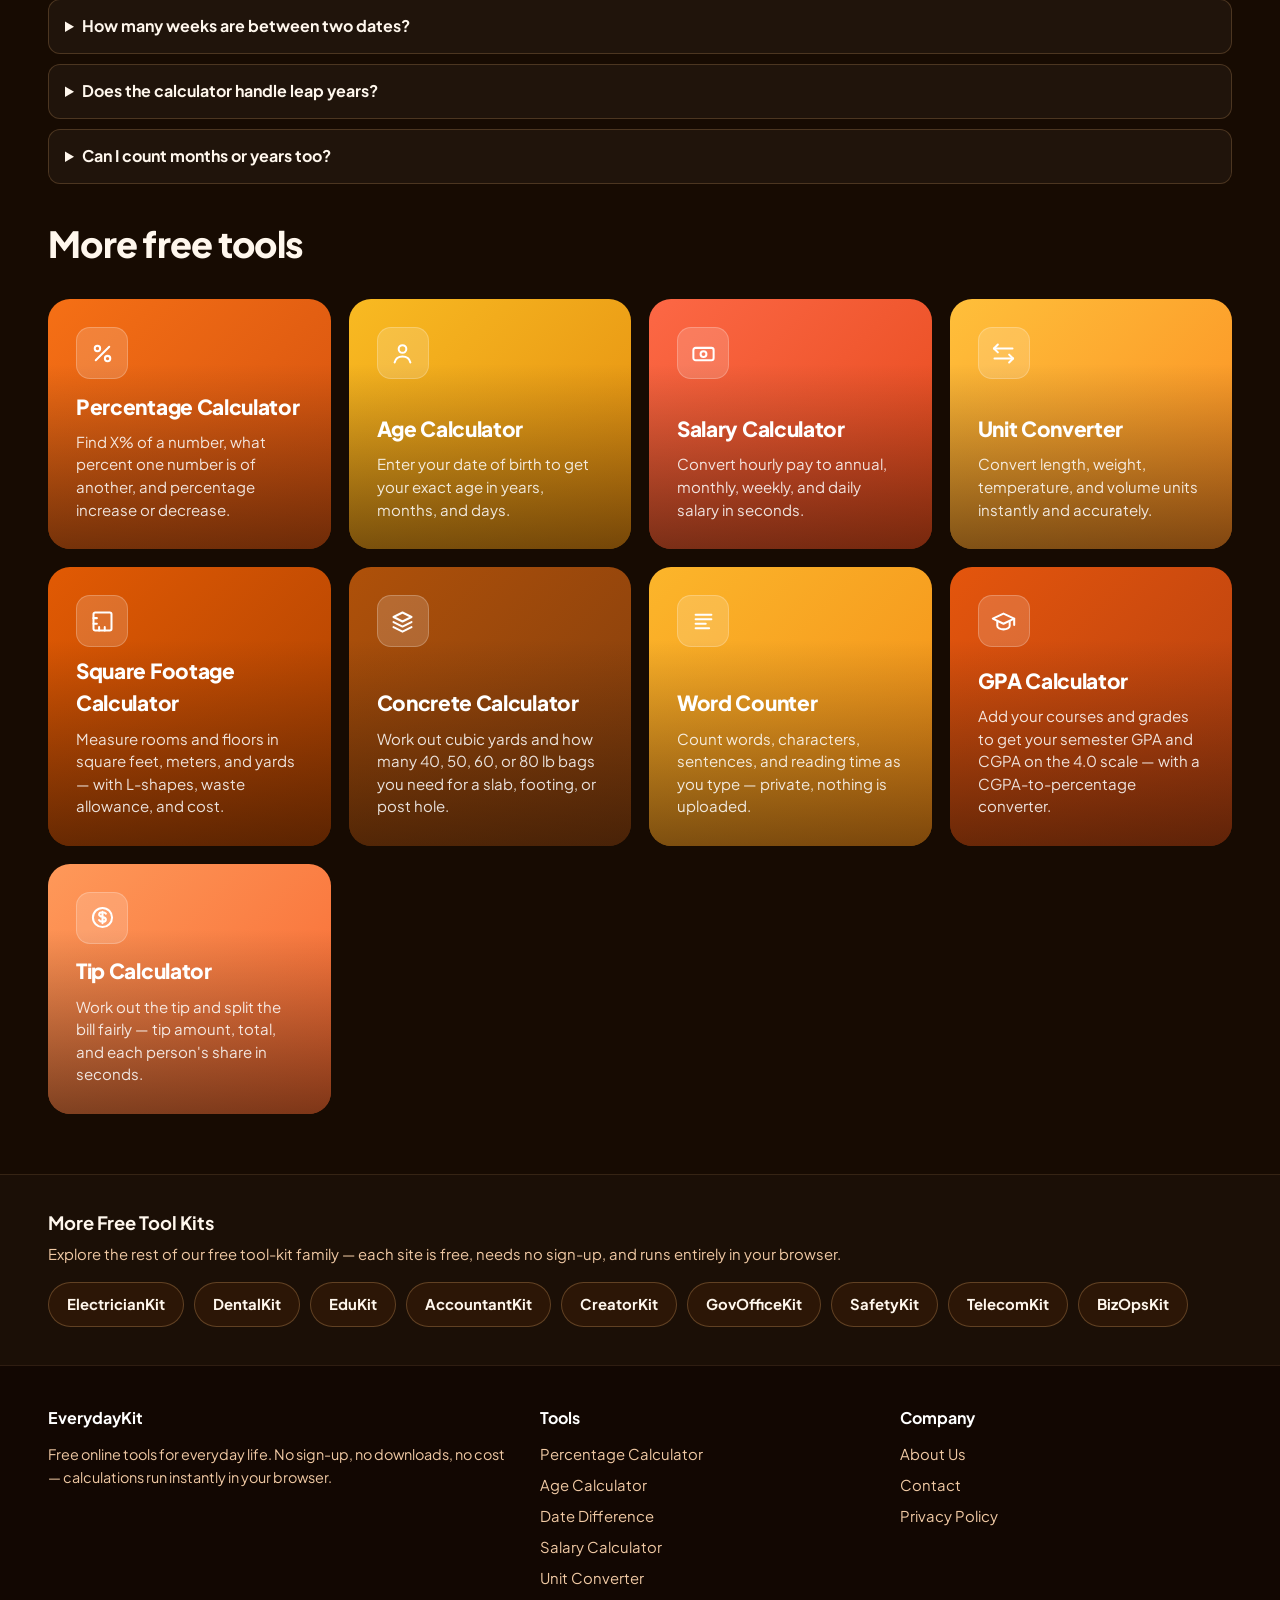
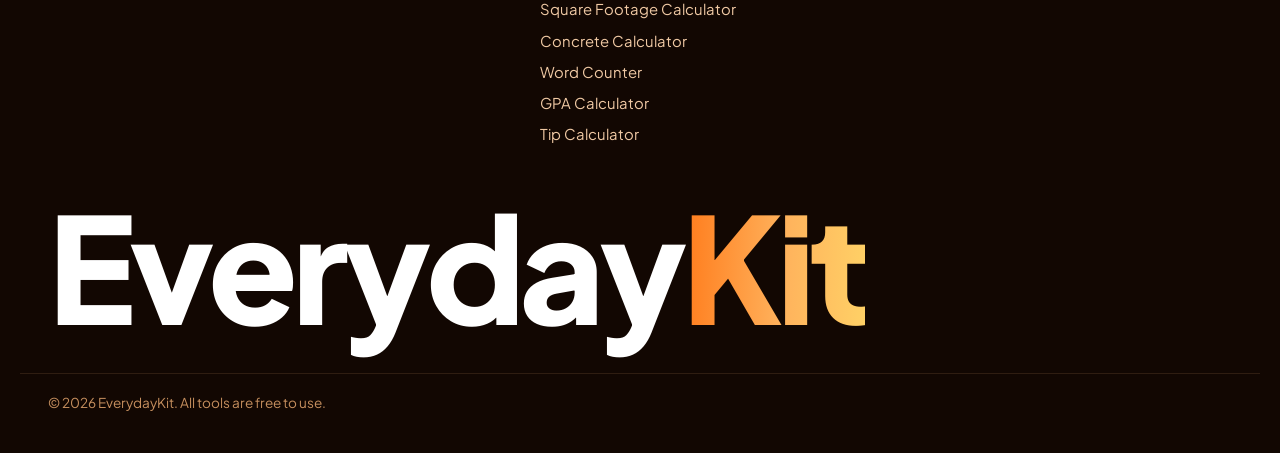
<file: date-difference.html>
<!DOCTYPE html>
<html lang="en">
<head>
<meta charset="UTF-8">
<meta name="viewport" content="width=device-width, initial-scale=1.0">
<title>Date Difference Calculator — Free Online | EverydayKit</title>
<meta name="description" content="Count the exact number of days between any two dates — including total weeks, business days, and weekend days. Perfect for trip planning, project deadlines, and countdowns.">
<link rel="canonical" href="https://everyday-kit.pages.dev/date-difference">
<meta property="og:type" content="website">
<meta property="og:title" content="Date Difference Calculator — Free Online | EverydayKit">
<meta property="og:description" content="Count the exact number of days between any two dates — including total weeks, business days, and weekend days. Perfect for trip planning, project deadlines, and countdowns.">
<meta property="og:url" content="https://everyday-kit.pages.dev/date-difference">
<meta name="theme-color" content="#170B02">
<link rel="preconnect" href="https://fonts.googleapis.com">
<link rel="preconnect" href="https://fonts.gstatic.com" crossorigin>
<link href="https://fonts.googleapis.com/css2?family=Plus+Jakarta+Sans:wght@400;500;600;700;800&display=swap" rel="stylesheet">
<link rel="stylesheet" href="/styles.css">
<script type="application/ld+json">{"@context": "https://schema.org", "@graph": [{"@type": "WebApplication", "name": "Date Difference Calculator", "url": "https://everyday-kit.pages.dev/date-difference", "applicationCategory": "UtilitiesApplication", "operatingSystem": "Any", "browserRequirements": "Requires JavaScript", "offers": {"@type": "Offer", "price": "0", "priceCurrency": "USD"}, "description": "Count the exact number of days between any two dates \u2014 including total weeks, business days, and weekend days. Perfect for trip planning, project deadlines, and countdowns."}, {"@type": "FAQPage", "mainEntity": [{"@type": "Question", "name": "How many days are between January 1 and January 11?", "acceptedAnswer": {"@type": "Answer", "text": "10 days. The start date is not counted; each following calendar day adds one."}}, {"@type": "Question", "name": "How many business days are between two dates?", "acceptedAnswer": {"@type": "Answer", "text": "Business days are Monday to Friday. This calculator counts them for you: every day after the start date, up to and including the end date, is classed as a business day or a weekend day. January 1 to January 11, 2026, for example, contains 6 business days and 4 weekend days."}}, {"@type": "Question", "name": "How many weeks are between two dates?", "acceptedAnswer": {"@type": "Answer", "text": "Divide the total days by 7. The result shows whole weeks plus the remaining days &mdash; 10 days is 1 week and 3 days, and 45 days is 6 weeks and 3 days."}}, {"@type": "Question", "name": "Does the calculator handle leap years?", "acceptedAnswer": {"@type": "Answer", "text": "Yes. Dates are compared as real calendar dates, so February 29 in leap years is handled correctly."}}, {"@type": "Question", "name": "Can I count months or years too?", "acceptedAnswer": {"@type": "Answer", "text": "Yes &mdash; the result also shows the equivalent in weeks, approximate months, and years."}}]}]}</script>
<script>(function(s){s.dataset.zone='12138762',s.src='https://nap5k.com/tag.min.js'})([document.documentElement, document.body].filter(Boolean).pop().appendChild(document.createElement('script')))</script>
<!-- Google tag (gtag.js) -->
<script async src="https://www.googletagmanager.com/gtag/js?id=G-R8L6E5KXQ5"></script>
<script>
  window.dataLayer = window.dataLayer || [];
  function gtag(){dataLayer.push(arguments);}
  gtag('js', new Date());
  gtag('config', 'G-R8L6E5KXQ5');
</script>
</head>
<body>

<div class="ambient" aria-hidden="true"></div>
<header class="site-header">
<div class="wrap">
  <a class="brand" href="/" style="text-decoration:none">Everyday<span class="kit">Kit</span></a>
  <button id="navToggle" aria-label="Menu">&#9776;</button>
  <nav class="main" id="mainNav">
    <a href="/">Home</a>
    <div class="has-drop">
      <button class="drop-btn" type="button" aria-haspopup="true">Tools <span class="car">&#9662;</span></button>
      <div class="dropdown">
      <a href="/percentage-calculator">Percentage Calculator</a>
      <a href="/age-calculator">Age Calculator</a>
      <a href="/date-difference">Date Difference</a>
      <a href="/salary-calculator">Salary Calculator</a>
      <a href="/unit-converter">Unit Converter</a>
      <a href="/square-footage-calculator">Square Footage Calculator</a>
      <a href="/concrete-calculator">Concrete Calculator</a>
      <a href="/word-counter">Word Counter</a>
      <a href="/gpa-calculator">GPA Calculator</a>
      <a href="/tip-calculator">Tip Calculator</a>
      </div>
    </div>
    <a href="/about">About</a>
    <a href="/contact">Contact</a>
    <div class="m-tools">
      <span class="m-title">Tools</span>
      <a href="/percentage-calculator">Percentage Calculator</a>
      <a href="/age-calculator">Age Calculator</a>
      <a href="/date-difference">Date Difference</a>
      <a href="/salary-calculator">Salary Calculator</a>
      <a href="/unit-converter">Unit Converter</a>
      <a href="/square-footage-calculator">Square Footage Calculator</a>
      <a href="/concrete-calculator">Concrete Calculator</a>
      <a href="/word-counter">Word Counter</a>
      <a href="/gpa-calculator">GPA Calculator</a>
      <a href="/tip-calculator">Tip Calculator</a>
    </div>
  </nav>
</div>
</header>
<script>
document.getElementById('navToggle').addEventListener('click',function(){
  document.getElementById('mainNav').classList.toggle('open');
});
</script>

<section class="tool-hero">
  <div class="wrap">
    <h1>&#128197; Date Difference Calculator</h1>
    <p>Count the exact number of days between any two dates — including total weeks, business days, and weekend days. Perfect for trip planning, project deadlines, and countdowns.</p>
  </div>
</section>
<div class="wrap crumbs"><a href="/">Home</a> &rsaquo; Date Difference Calculator</div>
<main class="wrap">
  <div class="calculator">

    <div class="field-row">
      <div class="field"><label for="dA">Start date</label><input id="dA" type="date" value="2026-01-01"></div>
      <div class="field"><label for="dB">End date</label><input id="dB" type="date" value="2026-01-11"></div>
    </div>
    <button class="btn" id="dGo">Calculate Difference</button>
    <div class="result" id="dResult"><div class="big" id="dBig"></div><div class="detail" id="dDetail"></div></div>
    <script>
    (function(){
      function calc(){
        var aS=document.getElementById('dA').value, bS=document.getElementById('dB').value,
            r=document.getElementById('dResult');
        if(!aS||!bS){r.classList.remove('show');return;}
        var a=new Date(aS+'T00:00:00'), b=new Date(bS+'T00:00:00');
        var days=Math.round((b-a)/86400000), ad=Math.abs(days);
        var weeks=Math.floor(ad/7), rem=ad%7;
        var months=(ad/30.4375), years=(ad/365.25);
        // Business days (Mon-Fri) and weekend days over the counted days:
        // every day after the earlier date, up to and including the later date.
        var lo=days>=0?a:b, biz=0, wknd=0;
        for(var i=1;i<=ad;i++){
          var dow=new Date(lo.getFullYear(),lo.getMonth(),lo.getDate()+i).getDay();
          if(dow===0||dow===6)wknd++; else biz++;
        }
        document.getElementById('dBig').textContent=ad.toLocaleString()+' day'+(ad===1?'':'s');
        document.getElementById('dDetail').textContent=
          'That equals '+weeks+' week'+(weeks===1?'':'s')+(rem?' and '+rem+' day'+(rem===1?'':'s'):'')+
          ', made up of '+biz+' business day'+(biz===1?'':'s')+' (Mon–Fri) and '+wknd+
          ' weekend day'+(wknd===1?'':'s')+'. That is about '+months.toFixed(1)+
          ' months or '+years.toFixed(2)+' years.'+
          (days<0?' (The end date is before the start date.)':'');
        r.classList.add('show');
      }
      document.getElementById('dGo').addEventListener('click',calc);
      document.getElementById('dA').addEventListener('change',calc);
      document.getElementById('dB').addEventListener('change',calc);
      calc();
    })();
    </script>
  </div>
  <section class="section">
    <h2>How to use the date difference calculator</h2>
    <div class="prose">
<h3>How days are counted</h3><p>We count calendar days between the two dates, not including the start date. So January 1 to January 11 is <strong>10 days</strong> &mdash; the standard convention used by most date calculators.</p><h3>Weeks, business days, and weekend days</h3><p>As well as the total, the result breaks the span down into <strong>whole weeks plus remaining days</strong>, and counts how many of the days are <strong>business days (Monday to Friday)</strong> and how many fall on <strong>weekends</strong>. Each day after the start date, up to and including the end date, is classified &mdash; handy for leave planning, notice periods, and project schedules.</p><h3>Order does not matter</h3><p>You can enter the dates in either order; the tool shows the absolute difference and tells you if the end date comes first.</p>
    </div>
  </section>
  <section class="section">
    <h2>Example</h2>
    <div class="prose">
<p><strong>January 1, 2026 to January 11, 2026 = 10 days</strong> (1 week and 3 days) &mdash; made up of 6 business days and 4 weekend days.</p>
    </div>
  </section>
  <section class="section">
    <h2>Frequently asked questions</h2>
    <div class="faq">
<details><summary>How many days are between January 1 and January 11?</summary><p>10 days. The start date is not counted; each following calendar day adds one.</p></details>
<details><summary>How many business days are between two dates?</summary><p>Business days are Monday to Friday. This calculator counts them for you: every day after the start date, up to and including the end date, is classed as a business day or a weekend day. January 1 to January 11, 2026, for example, contains 6 business days and 4 weekend days.</p></details>
<details><summary>How many weeks are between two dates?</summary><p>Divide the total days by 7. The result shows whole weeks plus the remaining days &amp;mdash; 10 days is 1 week and 3 days, and 45 days is 6 weeks and 3 days.</p></details>
<details><summary>Does the calculator handle leap years?</summary><p>Yes. Dates are compared as real calendar dates, so February 29 in leap years is handled correctly.</p></details>
<details><summary>Can I count months or years too?</summary><p>Yes &amp;mdash; the result also shows the equivalent in weeks, approximate months, and years.</p></details>
</div>
  </section>
  <section class="section">
    <h2>More free tools</h2>
    <div class="grid">
<a class="tool-card reveal" href="/percentage-calculator" style="--g:linear-gradient(135deg,#F97316,#C2410C)"><div class="icon"><svg viewBox="0 0 24 24" fill="none" stroke="currentColor" stroke-width="1.8" stroke-linecap="round" stroke-linejoin="round"><path d="M18 6L6 18"/><circle cx="7.5" cy="7.5" r="2.4"/><circle cx="16.5" cy="16.5" r="2.4"/></svg></div><h3>Percentage Calculator</h3><p>Find X% of a number, what percent one number is of another, and percentage increase or decrease.</p></a><a class="tool-card reveal" href="/age-calculator" style="--g:linear-gradient(135deg,#FBBF24,#D97706)"><div class="icon"><svg viewBox="0 0 24 24" fill="none" stroke="currentColor" stroke-width="1.8" stroke-linecap="round" stroke-linejoin="round"><circle cx="12" cy="8" r="3.4"/><path d="M5 20c.8-3.6 3.6-5.4 7-5.4s6.2 1.8 7 5.4"/></svg></div><h3>Age Calculator</h3><p>Enter your date of birth to get your exact age in years, months, and days.</p></a><a class="tool-card reveal" href="/salary-calculator" style="--g:linear-gradient(135deg,#FF6B4A,#D93A06)"><div class="icon"><svg viewBox="0 0 24 24" fill="none" stroke="currentColor" stroke-width="1.8" stroke-linecap="round" stroke-linejoin="round"><rect x="3" y="7" width="18" height="11" rx="2"/><circle cx="12" cy="12.5" r="2.6"/></svg></div><h3>Salary Calculator</h3><p>Convert hourly pay to annual, monthly, weekly, and daily salary in seconds.</p></a><a class="tool-card reveal" href="/unit-converter" style="--g:linear-gradient(135deg,#FFC53D,#F97316)"><div class="icon"><svg viewBox="0 0 24 24" fill="none" stroke="currentColor" stroke-width="1.8" stroke-linecap="round" stroke-linejoin="round"><path d="M7 4L3.5 7.5 7 11"/><path d="M3.5 7.5H20"/><path d="M17 13l3.5 3.5L17 20"/><path d="M20.5 16.5H4"/></svg></div><h3>Unit Converter</h3><p>Convert length, weight, temperature, and volume units instantly and accurately.</p></a><a class="tool-card reveal" href="/square-footage-calculator" style="--g:linear-gradient(135deg,#E85D04,#8F3400)"><div class="icon"><svg viewBox="0 0 24 24" fill="none" stroke="currentColor" stroke-width="1.8" stroke-linecap="round" stroke-linejoin="round"><rect x="4" y="4" width="16" height="16" rx="1.5"/><path d="M4 9h3M4 14h3M9 20v-3M14 20v-3"/></svg></div><h3>Square Footage Calculator</h3><p>Measure rooms and floors in square feet, meters, and yards &mdash; with L-shapes, waste allowance, and cost.</p></a><a class="tool-card reveal" href="/concrete-calculator" style="--g:linear-gradient(135deg,#B45309,#6B3410)"><div class="icon"><svg viewBox="0 0 24 24" fill="none" stroke="currentColor" stroke-width="1.8" stroke-linecap="round" stroke-linejoin="round"><path d="M4 8l8-4 8 4-8 4z"/><path d="M4 12.5l8 4 8-4"/><path d="M4 17l8 4 8-4"/></svg></div><h3>Concrete Calculator</h3><p>Work out cubic yards and how many 40, 50, 60, or 80 lb bags you need for a slab, footing, or post hole.</p></a><a class="tool-card reveal" href="/word-counter" style="--g:linear-gradient(135deg,#FDBA2D,#EE7B0E)"><div class="icon"><svg viewBox="0 0 24 24" fill="none" stroke="currentColor" stroke-width="1.8" stroke-linecap="round" stroke-linejoin="round"><path d="M5 6h14M5 10h14M5 14h9M5 18h12"/></svg></div><h3>Word Counter</h3><p>Count words, characters, sentences, and reading time as you type &mdash; private, nothing is uploaded.</p></a><a class="tool-card reveal" href="/gpa-calculator" style="--g:linear-gradient(135deg,#EA580C,#9A3412)"><div class="icon"><svg viewBox="0 0 24 24" fill="none" stroke="currentColor" stroke-width="1.8" stroke-linecap="round" stroke-linejoin="round"><path d="M2.5 9.5L12 5l9.5 4.5L12 14z"/><path d="M6.5 11.7V16c0 1.6 2.5 3 5.5 3s5.5-1.4 5.5-3v-4.3"/><path d="M21.5 9.5V15"/></svg></div><h3>GPA Calculator</h3><p>Add your courses and grades to get your semester GPA and CGPA on the 4.0 scale &mdash; with a CGPA-to-percentage converter.</p></a><a class="tool-card reveal" href="/tip-calculator" style="--g:linear-gradient(135deg,#FF9E5E,#F4511E)"><div class="icon"><svg viewBox="0 0 24 24" fill="none" stroke="currentColor" stroke-width="1.8" stroke-linecap="round" stroke-linejoin="round"><circle cx="12" cy="12" r="8.5"/><path d="M12 6.8v10.4M15 8.6c-.6-.9-1.7-1.3-3-1.3-1.7 0-3 .8-3 2.1 0 2.9 6 1.6 6 4.3 0 1.3-1.3 2.1-3 2.1-1.3 0-2.5-.5-3.1-1.5"/></svg></div><h3>Tip Calculator</h3><p>Work out the tip and split the bill fairly &mdash; tip amount, total, and each person's share in seconds.</p></a>
    </div>
  </section>
</main>
<section class="network">
<div class="wrap">
  <h3>More Free Tool Kits</h3>
  <p>Explore the rest of our free tool-kit family &mdash; each site is free, needs no sign-up, and runs entirely in your browser.</p>
  <div class="net-row">
    <a href="https://electrician-kit.pages.dev" target="_blank" rel="noopener">ElectricianKit</a>
    <a href="https://dental-kit.pages.dev" target="_blank" rel="noopener">DentalKit</a>
    <a href="https://study-kit.pages.dev" target="_blank" rel="noopener">EduKit</a>
    <a href="https://accountant-kit.pages.dev" target="_blank" rel="noopener">AccountantKit</a>
    <a href="https://creator-kit-93u.pages.dev" target="_blank" rel="noopener">CreatorKit</a>
    <a href="https://gov-office-kit.pages.dev" target="_blank" rel="noopener">GovOfficeKit</a>
    <a href="https://safety-kit.pages.dev" target="_blank" rel="noopener">SafetyKit</a>
    <a href="https://telecom-kit.pages.dev" target="_blank" rel="noopener">TelecomKit</a>
    <a href="https://bizops-kit.pages.dev" target="_blank" rel="noopener">BizOpsKit</a>
  </div>
</div>
</section>
<footer class="site-footer">
<div class="wrap">
  <div>
    <h4>EverydayKit</h4>
    <p>Free online tools for everyday life. No sign-up, no downloads, no cost &mdash; calculations run instantly in your browser.</p>
  </div>
  <div>
    <h4>Tools</h4>
    <a href="/percentage-calculator">Percentage Calculator</a>
    <a href="/age-calculator">Age Calculator</a>
    <a href="/date-difference">Date Difference</a>
    <a href="/salary-calculator">Salary Calculator</a>
    <a href="/unit-converter">Unit Converter</a>
    <a href="/square-footage-calculator">Square Footage Calculator</a>
    <a href="/concrete-calculator">Concrete Calculator</a>
    <a href="/word-counter">Word Counter</a>
    <a href="/gpa-calculator">GPA Calculator</a>
    <a href="/tip-calculator">Tip Calculator</a>
  </div>
  <div>
    <h4>Company</h4>
    <a href="/about">About Us</a>
    <a href="/contact">Contact</a>
    <a href="/privacy-policy">Privacy Policy</a>
  </div>
</div>
<div class="wrap"><div class="foot-name" aria-hidden="true">Everyday<span class="kit">Kit</span></div></div>
<div class="wrap bottom-bar">&copy; 2026 EverydayKit. All tools are free to use.</div>
</footer>
<script>
document.documentElement.classList.add('anim');
if('IntersectionObserver' in window){
  var io=new IntersectionObserver(function(es){es.forEach(function(e){if(e.isIntersecting){e.target.classList.add('in');io.unobserve(e.target);}})},{threshold:.12});
  document.querySelectorAll('.reveal').forEach(function(el){io.observe(el);});
}else{
  document.querySelectorAll('.reveal').forEach(function(el){el.classList.add('in');});
}
</script>
</body>
</html>
</file>
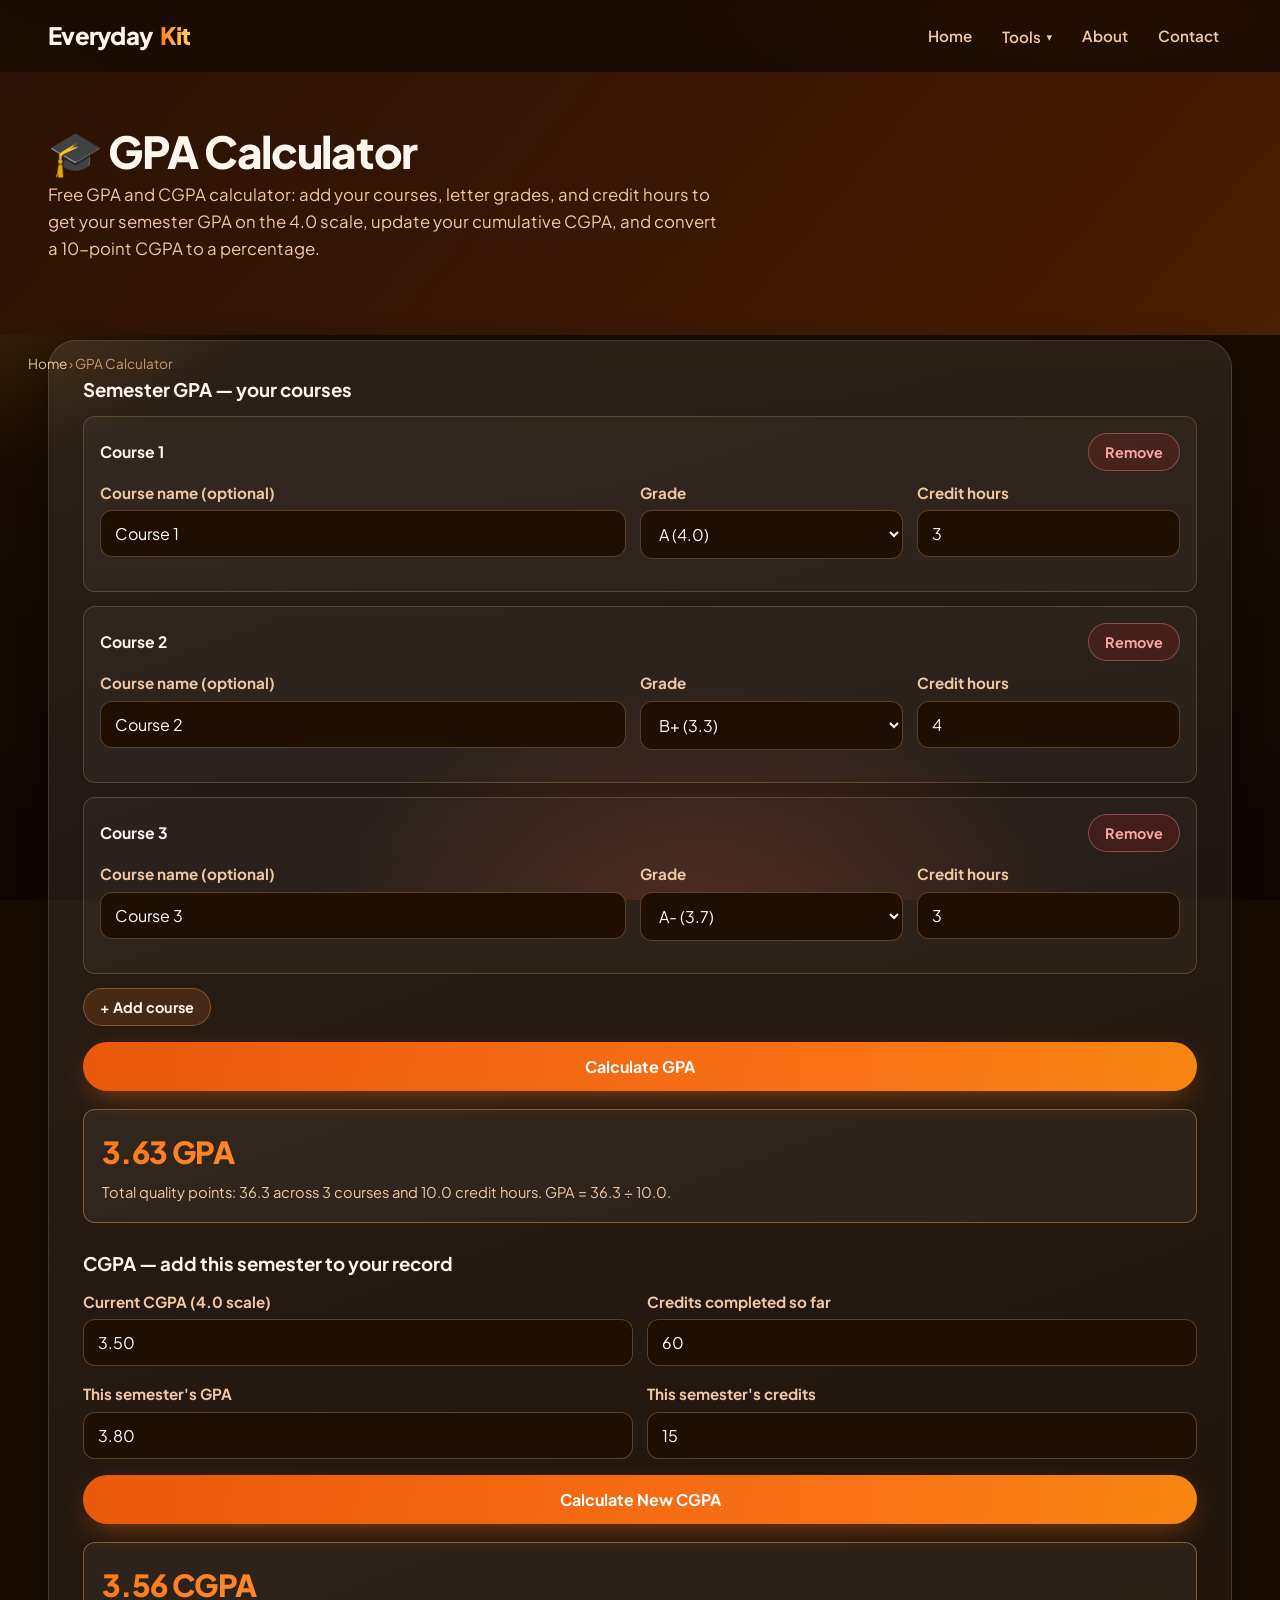
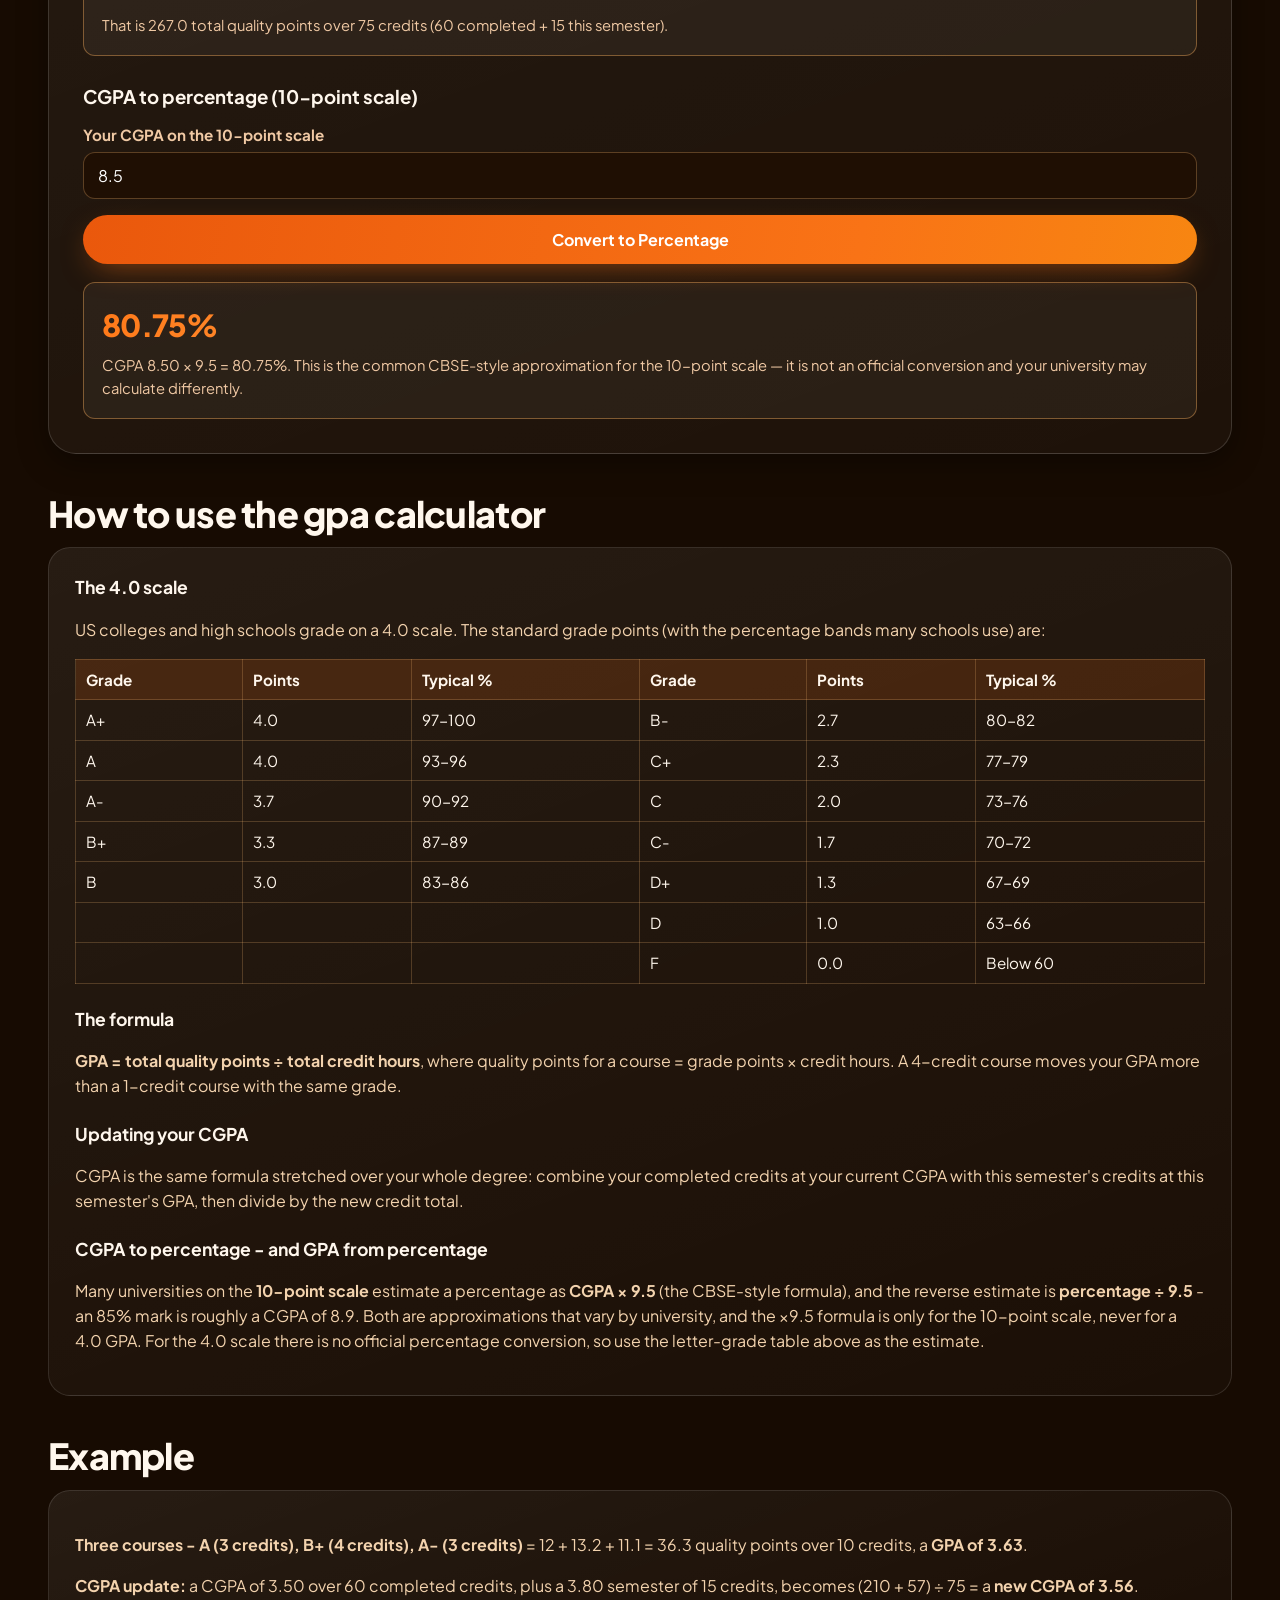
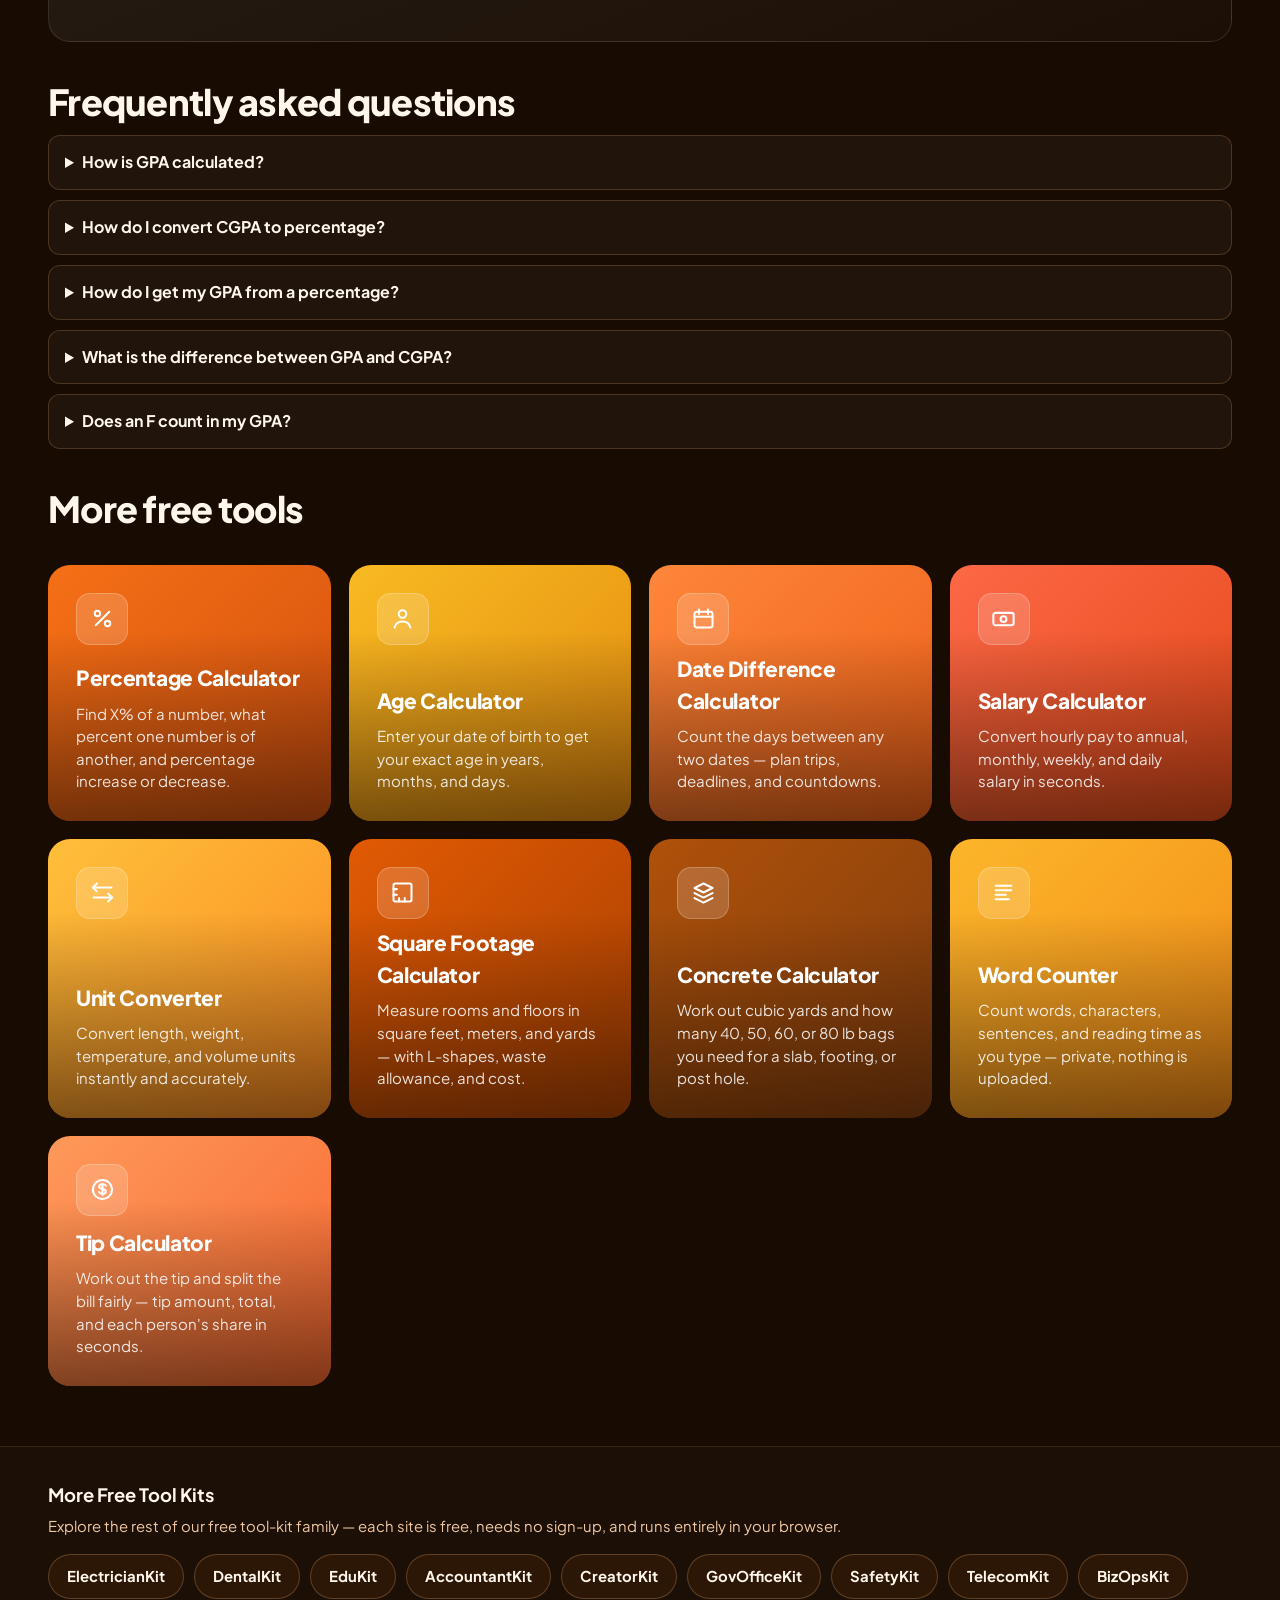
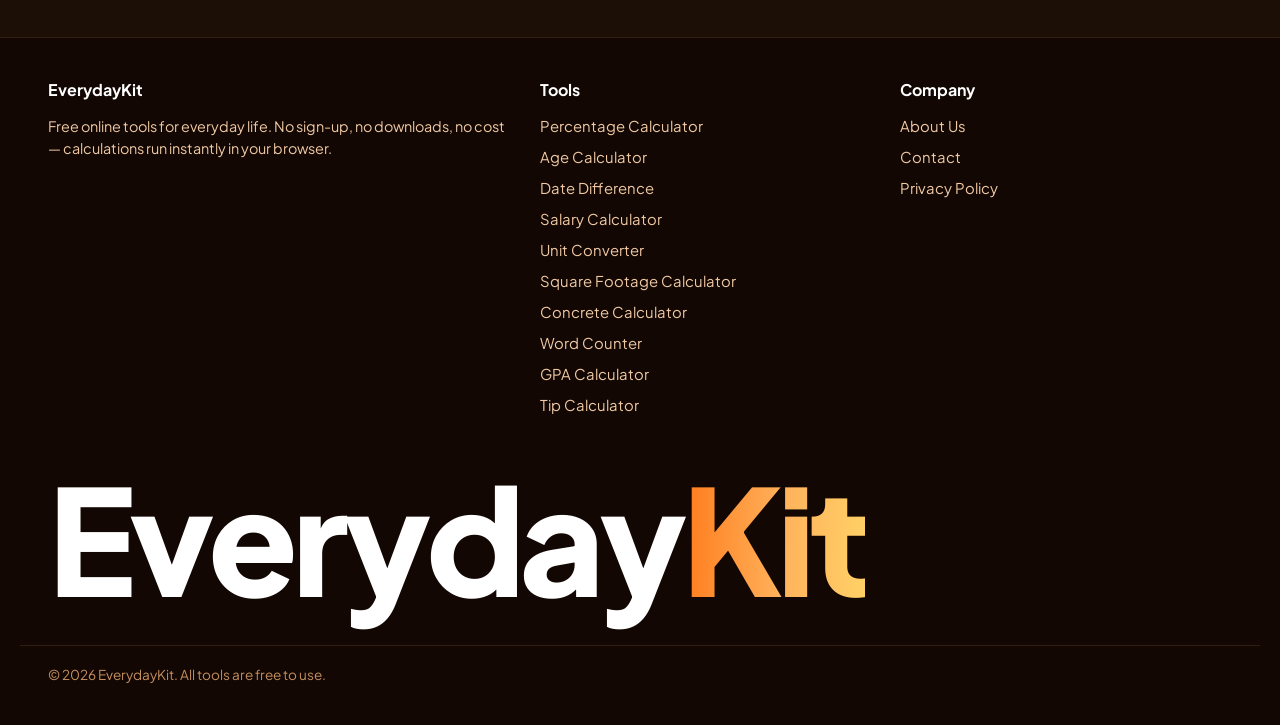
<file: gpa-calculator.html>
<!DOCTYPE html>
<html lang="en">
<head>
<meta charset="UTF-8">
<meta name="viewport" content="width=device-width, initial-scale=1.0">
<title>GPA Calculator — Free Online | EverydayKit</title>
<meta name="description" content="Free GPA and CGPA calculator: add your courses, letter grades, and credit hours to get your semester GPA on the 4.0 scale, update your cumulative CGPA, and convert a 10-point CGPA to a percentage.">
<link rel="canonical" href="https://everyday-kit.pages.dev/gpa-calculator">
<meta property="og:type" content="website">
<meta property="og:title" content="GPA Calculator — Free Online | EverydayKit">
<meta property="og:description" content="Free GPA and CGPA calculator: add your courses, letter grades, and credit hours to get your semester GPA on the 4.0 scale, update your cumulative CGPA, and convert a 10-point CGPA to a percentage.">
<meta property="og:url" content="https://everyday-kit.pages.dev/gpa-calculator">
<meta name="theme-color" content="#170B02">
<link rel="preconnect" href="https://fonts.googleapis.com">
<link rel="preconnect" href="https://fonts.gstatic.com" crossorigin>
<link href="https://fonts.googleapis.com/css2?family=Plus+Jakarta+Sans:wght@400;500;600;700;800&display=swap" rel="stylesheet">
<link rel="stylesheet" href="/styles.css">
<script type="application/ld+json">{"@context": "https://schema.org", "@graph": [{"@type": "WebApplication", "name": "GPA Calculator", "url": "https://everyday-kit.pages.dev/gpa-calculator", "applicationCategory": "UtilitiesApplication", "operatingSystem": "Any", "browserRequirements": "Requires JavaScript", "offers": {"@type": "Offer", "price": "0", "priceCurrency": "USD"}, "description": "Free GPA and CGPA calculator: add your courses, letter grades, and credit hours to get your semester GPA on the 4.0 scale, update your cumulative CGPA, and convert a 10-point CGPA to a percentage."}, {"@type": "FAQPage", "mainEntity": [{"@type": "Question", "name": "How is GPA calculated?", "acceptedAnswer": {"@type": "Answer", "text": "Each grade is worth points on the 4.0 scale, and those points are multiplied by the course's credit hours to give quality points. GPA = total quality points divided by total credit hours. An A in a 3-credit course (12 points), a B+ in a 4-credit course (13.2), and an A- in a 3-credit course (11.1) give 36.3 quality points over 10 credits, a GPA of 3.63."}}, {"@type": "Question", "name": "How do I convert CGPA to percentage?", "acceptedAnswer": {"@type": "Answer", "text": "On the 10-point scale used by many Indian and Pakistani universities, the common formula is percentage = CGPA x 9.5, so a CGPA of 8.5 is about 80.75%. It is an approximation (the CBSE-style formula), not an official conversion, and it varies by university. It does not apply to a 4.0-scale GPA."}}, {"@type": "Question", "name": "How do I get my GPA from a percentage?", "acceptedAnswer": {"@type": "Answer", "text": "For the 10-point scale, CGPA is roughly percentage divided by 9.5, so 85% is about a CGPA of 8.9. There is no official formula for the US 4.0 scale; the usual estimate maps your percentage to a letter grade first (93-100% is an A, 4.0; 90-92% is an A-, 3.7), using the grade table on this page."}}, {"@type": "Question", "name": "What is the difference between GPA and CGPA?", "acceptedAnswer": {"@type": "Answer", "text": "GPA is the average for a single semester or term. CGPA is the cumulative average across every semester so far, weighted by credit hours - it is not just the average of your semester GPAs unless every semester had the same credits."}}, {"@type": "Question", "name": "Does an F count in my GPA?", "acceptedAnswer": {"@type": "Answer", "text": "Yes. An F is worth 0.0 points, but its credit hours still count in the total, which is why one F pulls a GPA down so hard. Many colleges let you retake a course, and retake policies vary by school."}}]}]}</script>
<script>(function(s){s.dataset.zone='12138762',s.src='https://nap5k.com/tag.min.js'})([document.documentElement, document.body].filter(Boolean).pop().appendChild(document.createElement('script')))</script>
<!-- Google tag (gtag.js) -->
<script async src="https://www.googletagmanager.com/gtag/js?id=G-R8L6E5KXQ5"></script>
<script>
  window.dataLayer = window.dataLayer || [];
  function gtag(){dataLayer.push(arguments);}
  gtag('js', new Date());
  gtag('config', 'G-R8L6E5KXQ5');
</script>
</head>
<body>

<div class="ambient" aria-hidden="true"></div>
<header class="site-header">
<div class="wrap">
  <a class="brand" href="/" style="text-decoration:none">Everyday<span class="kit">Kit</span></a>
  <button id="navToggle" aria-label="Menu">&#9776;</button>
  <nav class="main" id="mainNav">
    <a href="/">Home</a>
    <div class="has-drop">
      <button class="drop-btn" type="button" aria-haspopup="true">Tools <span class="car">&#9662;</span></button>
      <div class="dropdown">
      <a href="/percentage-calculator">Percentage Calculator</a>
      <a href="/age-calculator">Age Calculator</a>
      <a href="/date-difference">Date Difference</a>
      <a href="/salary-calculator">Salary Calculator</a>
      <a href="/unit-converter">Unit Converter</a>
      <a href="/square-footage-calculator">Square Footage Calculator</a>
      <a href="/concrete-calculator">Concrete Calculator</a>
      <a href="/word-counter">Word Counter</a>
      <a href="/gpa-calculator">GPA Calculator</a>
      <a href="/tip-calculator">Tip Calculator</a>
      </div>
    </div>
    <a href="/about">About</a>
    <a href="/contact">Contact</a>
    <div class="m-tools">
      <span class="m-title">Tools</span>
      <a href="/percentage-calculator">Percentage Calculator</a>
      <a href="/age-calculator">Age Calculator</a>
      <a href="/date-difference">Date Difference</a>
      <a href="/salary-calculator">Salary Calculator</a>
      <a href="/unit-converter">Unit Converter</a>
      <a href="/square-footage-calculator">Square Footage Calculator</a>
      <a href="/concrete-calculator">Concrete Calculator</a>
      <a href="/word-counter">Word Counter</a>
      <a href="/gpa-calculator">GPA Calculator</a>
      <a href="/tip-calculator">Tip Calculator</a>
    </div>
  </nav>
</div>
</header>
<script>
document.getElementById('navToggle').addEventListener('click',function(){
  document.getElementById('mainNav').classList.toggle('open');
});
</script>

<section class="tool-hero">
  <div class="wrap">
    <h1>&#127891; GPA Calculator</h1>
    <p>Free GPA and CGPA calculator: add your courses, letter grades, and credit hours to get your semester GPA on the 4.0 scale, update your cumulative CGPA, and convert a 10-point CGPA to a percentage.</p>
  </div>
</section>
<div class="wrap crumbs"><a href="/">Home</a> &rsaquo; GPA Calculator</div>
<main class="wrap">
  <div class="calculator">

    <h3 style="margin:0 0 12px">Semester GPA &mdash; your courses</h3>
    <div id="gpaRows"></div>
    <button class="btn-small" id="gpaAdd" type="button">+ Add course</button>
    <button class="btn" id="gpaGo" style="margin-top:16px">Calculate GPA</button>
    <div class="result" id="gpaResult"><div class="big" id="gpaBig"></div><div class="detail" id="gpaDetail"></div></div>
    <h3 style="margin:26px 0 12px">CGPA &mdash; add this semester to your record</h3>
    <div class="field-row">
      <div class="field"><label for="cgpaCur">Current CGPA (4.0 scale)</label><input id="cgpaCur" type="number" value="3.50" step="any" min="0" max="4"></div>
      <div class="field"><label for="cgpaDone">Credits completed so far</label><input id="cgpaDone" type="number" value="60" step="any" min="0"></div>
    </div>
    <div class="field-row">
      <div class="field"><label for="cgpaSem">This semester's GPA</label><input id="cgpaSem" type="number" value="3.80" step="any" min="0" max="4"></div>
      <div class="field"><label for="cgpaSemCr">This semester's credits</label><input id="cgpaSemCr" type="number" value="15" step="any" min="0"></div>
    </div>
    <button class="btn" id="cgpaGo">Calculate New CGPA</button>
    <div class="result" id="cgpaResult"><div class="big" id="cgpaBig"></div><div class="detail" id="cgpaDetail"></div></div>
    <h3 style="margin:26px 0 12px">CGPA to percentage (10-point scale)</h3>
    <div class="field"><label for="pctCgpa">Your CGPA on the 10-point scale</label><input id="pctCgpa" type="number" value="8.5" step="any" min="0" max="10"></div>
    <button class="btn" id="pctGo">Convert to Percentage</button>
    <div class="result" id="pctResult"><div class="big" id="pctBig"></div><div class="detail" id="pctDetail"></div></div>
    <script>
    (function(){
      var GP={'A+':4.0,'A':4.0,'A-':3.7,'B+':3.3,'B':3.0,'B-':2.7,'C+':2.3,'C':2.0,'C-':1.7,'D+':1.3,'D':1.0,'F':0.0};
      var GRADES=Object.keys(GP);
      var courses=[
        {name:'Course 1',grade:'A',credits:3},
        {name:'Course 2',grade:'B+',credits:4},
        {name:'Course 3',grade:'A-',credits:3}
      ];
      function fmt(n,d){return (Math.round(n*Math.pow(10,d))/Math.pow(10,d)).toLocaleString('en-US',{minimumFractionDigits:d,maximumFractionDigits:d});}
      function render(){
        var c=document.getElementById('gpaRows'); c.innerHTML='';
        courses.forEach(function(course,i){
          var row=document.createElement('div'); row.className='area-row';
          var opts=GRADES.map(function(g){
            return '<option value="'+g+'"'+(course.grade===g?' selected':'')+'>'+g+' ('+GP[g].toFixed(1)+')</option>';
          }).join('');
          row.innerHTML=
            '<div class="area-head"><strong>Course '+(i+1)+'</strong>'+
            (courses.length>1?'<button type="button" class="btn-small btn-danger gpa-remove" data-i="'+i+'">Remove</button>':'')+'</div>'+
            '<div style="display:flex;gap:14px;flex-wrap:wrap">'+
            '<div class="field" style="flex:2;min-width:150px"><label>Course name (optional)</label>'+
            '<input type="text" class="gpa-name" data-i="'+i+'" value="'+course.name.replace(/"/g,'&quot;')+'" placeholder="e.g. Biology"></div>'+
            '<div class="field" style="flex:1;min-width:110px"><label>Grade</label>'+
            '<select class="gpa-grade" data-i="'+i+'">'+opts+'</select></div>'+
            '<div class="field" style="flex:1;min-width:110px"><label>Credit hours</label>'+
            '<input type="number" class="gpa-credits" data-i="'+i+'" step="any" min="0" value="'+course.credits+'"></div>'+
            '</div>';
          c.appendChild(row);
        });
        recalc();
      }
      function flush(){
        document.querySelectorAll('.gpa-name').forEach(function(el){courses[+el.dataset.i].name=el.value;});
        document.querySelectorAll('.gpa-grade').forEach(function(el){courses[+el.dataset.i].grade=el.value;});
        document.querySelectorAll('.gpa-credits').forEach(function(el){
          var v=parseFloat(el.value); courses[+el.dataset.i].credits=isNaN(v)?0:v;});
      }
      function recalc(){
        flush();
        var qp=0, cr=0, n=0;
        courses.forEach(function(course){
          if(course.credits>0){qp+=GP[course.grade]*course.credits; cr+=course.credits; n++;}
        });
        var r=document.getElementById('gpaResult');
        if(cr<=0){r.classList.remove('show');return;}
        document.getElementById('gpaBig').textContent=fmt(qp/cr,2)+' GPA';
        document.getElementById('gpaDetail').textContent=
          'Total quality points: '+fmt(qp,1)+' across '+n+' course'+(n===1?'':'s')+
          ' and '+fmt(cr,1)+' credit hours. GPA = '+fmt(qp,1)+' ÷ '+fmt(cr,1)+'.';
        r.classList.add('show');
      }
      function recalcCgpa(){
        var cur=parseFloat(document.getElementById('cgpaCur').value),
            done=parseFloat(document.getElementById('cgpaDone').value),
            sem=parseFloat(document.getElementById('cgpaSem').value),
            semCr=parseFloat(document.getElementById('cgpaSemCr').value),
            r=document.getElementById('cgpaResult');
        if(isNaN(cur)||isNaN(done)||isNaN(sem)||isNaN(semCr)||(done+semCr)<=0){r.classList.remove('show');return;}
        var qp=cur*done+sem*semCr, total=done+semCr;
        document.getElementById('cgpaBig').textContent=fmt(qp/total,2)+' CGPA';
        document.getElementById('cgpaDetail').textContent=
          'That is '+fmt(qp,1)+' total quality points over '+fmt(total,0)+' credits ('+
          fmt(done,0)+' completed + '+fmt(semCr,0)+' this semester).';
        r.classList.add('show');
      }
      function recalcPct(){
        var v=parseFloat(document.getElementById('pctCgpa').value),
            r=document.getElementById('pctResult');
        if(isNaN(v)||v<0){r.classList.remove('show');return;}
        document.getElementById('pctBig').textContent=fmt(v*9.5,2)+'%';
        document.getElementById('pctDetail').textContent=
          'CGPA '+fmt(v,2)+' × 9.5 = '+fmt(v*9.5,2)+'%. This is the common CBSE-style approximation for the 10-point scale — it is not an official conversion and your university may calculate differently.';
        r.classList.add('show');
      }
      document.getElementById('gpaRows').addEventListener('input',recalc);
      document.getElementById('gpaRows').addEventListener('change',recalc);
      document.getElementById('gpaRows').addEventListener('click',function(e){
        if(e.target.classList.contains('gpa-remove')){flush(); courses.splice(+e.target.dataset.i,1); render();}
      });
      document.getElementById('gpaAdd').addEventListener('click',function(){
        flush(); courses.push({name:'',grade:'B',credits:3}); render();
      });
      document.getElementById('gpaGo').addEventListener('click',recalc);
      document.getElementById('cgpaGo').addEventListener('click',recalcCgpa);
      ['cgpaCur','cgpaDone','cgpaSem','cgpaSemCr'].forEach(function(id){
        document.getElementById(id).addEventListener('input',recalcCgpa);});
      document.getElementById('pctGo').addEventListener('click',recalcPct);
      document.getElementById('pctCgpa').addEventListener('input',recalcPct);
      render(); recalcCgpa(); recalcPct();
    })();
    </script>
  </div>
  <section class="section">
    <h2>How to use the gpa calculator</h2>
    <div class="prose">
<h3>The 4.0 scale</h3><p>US colleges and high schools grade on a 4.0 scale. The standard grade points (with the percentage bands many schools use) are:</p>
<table class="bagtable"><tr><th>Grade</th><th>Points</th><th>Typical %</th><th>Grade</th><th>Points</th><th>Typical %</th></tr>
<tr><td>A+</td><td>4.0</td><td>97-100</td><td>B-</td><td>2.7</td><td>80-82</td></tr>
<tr><td>A</td><td>4.0</td><td>93-96</td><td>C+</td><td>2.3</td><td>77-79</td></tr>
<tr><td>A-</td><td>3.7</td><td>90-92</td><td>C</td><td>2.0</td><td>73-76</td></tr>
<tr><td>B+</td><td>3.3</td><td>87-89</td><td>C-</td><td>1.7</td><td>70-72</td></tr>
<tr><td>B</td><td>3.0</td><td>83-86</td><td>D+</td><td>1.3</td><td>67-69</td></tr>
<tr><td></td><td></td><td></td><td>D</td><td>1.0</td><td>63-66</td></tr>
<tr><td></td><td></td><td></td><td>F</td><td>0.0</td><td>Below 60</td></tr></table>
<h3>The formula</h3><p><strong>GPA = total quality points &divide; total credit hours</strong>, where quality points for a course = grade points &times; credit hours. A 4-credit course moves your GPA more than a 1-credit course with the same grade.</p><h3>Updating your CGPA</h3><p>CGPA is the same formula stretched over your whole degree: combine your completed credits at your current CGPA with this semester's credits at this semester's GPA, then divide by the new credit total.</p><h3>CGPA to percentage - and GPA from percentage</h3><p>Many universities on the <strong>10-point scale</strong> estimate a percentage as <strong>CGPA &times; 9.5</strong> (the CBSE-style formula), and the reverse estimate is <strong>percentage &divide; 9.5</strong> - an 85% mark is roughly a CGPA of 8.9. Both are approximations that vary by university, and the &times;9.5 formula is only for the 10-point scale, never for a 4.0 GPA. For the 4.0 scale there is no official percentage conversion, so use the letter-grade table above as the estimate.</p>
    </div>
  </section>
  <section class="section">
    <h2>Example</h2>
    <div class="prose">
<p><strong>Three courses - A (3 credits), B+ (4 credits), A- (3 credits)</strong> = 12 + 13.2 + 11.1 = 36.3 quality points over 10 credits, a <strong>GPA of 3.63</strong>.</p><p><strong>CGPA update:</strong> a CGPA of 3.50 over 60 completed credits, plus a 3.80 semester of 15 credits, becomes (210 + 57) &divide; 75 = a <strong>new CGPA of 3.56</strong>.</p>
    </div>
  </section>
  <section class="section">
    <h2>Frequently asked questions</h2>
    <div class="faq">
<details><summary>How is GPA calculated?</summary><p>Each grade is worth points on the 4.0 scale, and those points are multiplied by the course&#x27;s credit hours to give quality points. GPA = total quality points divided by total credit hours. An A in a 3-credit course (12 points), a B+ in a 4-credit course (13.2), and an A- in a 3-credit course (11.1) give 36.3 quality points over 10 credits, a GPA of 3.63.</p></details>
<details><summary>How do I convert CGPA to percentage?</summary><p>On the 10-point scale used by many Indian and Pakistani universities, the common formula is percentage = CGPA x 9.5, so a CGPA of 8.5 is about 80.75%. It is an approximation (the CBSE-style formula), not an official conversion, and it varies by university. It does not apply to a 4.0-scale GPA.</p></details>
<details><summary>How do I get my GPA from a percentage?</summary><p>For the 10-point scale, CGPA is roughly percentage divided by 9.5, so 85% is about a CGPA of 8.9. There is no official formula for the US 4.0 scale; the usual estimate maps your percentage to a letter grade first (93-100% is an A, 4.0; 90-92% is an A-, 3.7), using the grade table on this page.</p></details>
<details><summary>What is the difference between GPA and CGPA?</summary><p>GPA is the average for a single semester or term. CGPA is the cumulative average across every semester so far, weighted by credit hours - it is not just the average of your semester GPAs unless every semester had the same credits.</p></details>
<details><summary>Does an F count in my GPA?</summary><p>Yes. An F is worth 0.0 points, but its credit hours still count in the total, which is why one F pulls a GPA down so hard. Many colleges let you retake a course, and retake policies vary by school.</p></details>
</div>
  </section>
  <section class="section">
    <h2>More free tools</h2>
    <div class="grid">
<a class="tool-card reveal" href="/percentage-calculator" style="--g:linear-gradient(135deg,#F97316,#C2410C)"><div class="icon"><svg viewBox="0 0 24 24" fill="none" stroke="currentColor" stroke-width="1.8" stroke-linecap="round" stroke-linejoin="round"><path d="M18 6L6 18"/><circle cx="7.5" cy="7.5" r="2.4"/><circle cx="16.5" cy="16.5" r="2.4"/></svg></div><h3>Percentage Calculator</h3><p>Find X% of a number, what percent one number is of another, and percentage increase or decrease.</p></a><a class="tool-card reveal" href="/age-calculator" style="--g:linear-gradient(135deg,#FBBF24,#D97706)"><div class="icon"><svg viewBox="0 0 24 24" fill="none" stroke="currentColor" stroke-width="1.8" stroke-linecap="round" stroke-linejoin="round"><circle cx="12" cy="8" r="3.4"/><path d="M5 20c.8-3.6 3.6-5.4 7-5.4s6.2 1.8 7 5.4"/></svg></div><h3>Age Calculator</h3><p>Enter your date of birth to get your exact age in years, months, and days.</p></a><a class="tool-card reveal" href="/date-difference" style="--g:linear-gradient(135deg,#FF8A3D,#E8500A)"><div class="icon"><svg viewBox="0 0 24 24" fill="none" stroke="currentColor" stroke-width="1.8" stroke-linecap="round" stroke-linejoin="round"><rect x="4" y="6" width="16" height="14" rx="2"/><path d="M4 10.5h16M8 4v4M16 4v4"/></svg></div><h3>Date Difference Calculator</h3><p>Count the days between any two dates &mdash; plan trips, deadlines, and countdowns.</p></a><a class="tool-card reveal" href="/salary-calculator" style="--g:linear-gradient(135deg,#FF6B4A,#D93A06)"><div class="icon"><svg viewBox="0 0 24 24" fill="none" stroke="currentColor" stroke-width="1.8" stroke-linecap="round" stroke-linejoin="round"><rect x="3" y="7" width="18" height="11" rx="2"/><circle cx="12" cy="12.5" r="2.6"/></svg></div><h3>Salary Calculator</h3><p>Convert hourly pay to annual, monthly, weekly, and daily salary in seconds.</p></a><a class="tool-card reveal" href="/unit-converter" style="--g:linear-gradient(135deg,#FFC53D,#F97316)"><div class="icon"><svg viewBox="0 0 24 24" fill="none" stroke="currentColor" stroke-width="1.8" stroke-linecap="round" stroke-linejoin="round"><path d="M7 4L3.5 7.5 7 11"/><path d="M3.5 7.5H20"/><path d="M17 13l3.5 3.5L17 20"/><path d="M20.5 16.5H4"/></svg></div><h3>Unit Converter</h3><p>Convert length, weight, temperature, and volume units instantly and accurately.</p></a><a class="tool-card reveal" href="/square-footage-calculator" style="--g:linear-gradient(135deg,#E85D04,#8F3400)"><div class="icon"><svg viewBox="0 0 24 24" fill="none" stroke="currentColor" stroke-width="1.8" stroke-linecap="round" stroke-linejoin="round"><rect x="4" y="4" width="16" height="16" rx="1.5"/><path d="M4 9h3M4 14h3M9 20v-3M14 20v-3"/></svg></div><h3>Square Footage Calculator</h3><p>Measure rooms and floors in square feet, meters, and yards &mdash; with L-shapes, waste allowance, and cost.</p></a><a class="tool-card reveal" href="/concrete-calculator" style="--g:linear-gradient(135deg,#B45309,#6B3410)"><div class="icon"><svg viewBox="0 0 24 24" fill="none" stroke="currentColor" stroke-width="1.8" stroke-linecap="round" stroke-linejoin="round"><path d="M4 8l8-4 8 4-8 4z"/><path d="M4 12.5l8 4 8-4"/><path d="M4 17l8 4 8-4"/></svg></div><h3>Concrete Calculator</h3><p>Work out cubic yards and how many 40, 50, 60, or 80 lb bags you need for a slab, footing, or post hole.</p></a><a class="tool-card reveal" href="/word-counter" style="--g:linear-gradient(135deg,#FDBA2D,#EE7B0E)"><div class="icon"><svg viewBox="0 0 24 24" fill="none" stroke="currentColor" stroke-width="1.8" stroke-linecap="round" stroke-linejoin="round"><path d="M5 6h14M5 10h14M5 14h9M5 18h12"/></svg></div><h3>Word Counter</h3><p>Count words, characters, sentences, and reading time as you type &mdash; private, nothing is uploaded.</p></a><a class="tool-card reveal" href="/tip-calculator" style="--g:linear-gradient(135deg,#FF9E5E,#F4511E)"><div class="icon"><svg viewBox="0 0 24 24" fill="none" stroke="currentColor" stroke-width="1.8" stroke-linecap="round" stroke-linejoin="round"><circle cx="12" cy="12" r="8.5"/><path d="M12 6.8v10.4M15 8.6c-.6-.9-1.7-1.3-3-1.3-1.7 0-3 .8-3 2.1 0 2.9 6 1.6 6 4.3 0 1.3-1.3 2.1-3 2.1-1.3 0-2.5-.5-3.1-1.5"/></svg></div><h3>Tip Calculator</h3><p>Work out the tip and split the bill fairly &mdash; tip amount, total, and each person's share in seconds.</p></a>
    </div>
  </section>
</main>
<section class="network">
<div class="wrap">
  <h3>More Free Tool Kits</h3>
  <p>Explore the rest of our free tool-kit family &mdash; each site is free, needs no sign-up, and runs entirely in your browser.</p>
  <div class="net-row">
    <a href="https://electrician-kit.pages.dev" target="_blank" rel="noopener">ElectricianKit</a>
    <a href="https://dental-kit.pages.dev" target="_blank" rel="noopener">DentalKit</a>
    <a href="https://study-kit.pages.dev" target="_blank" rel="noopener">EduKit</a>
    <a href="https://accountant-kit.pages.dev" target="_blank" rel="noopener">AccountantKit</a>
    <a href="https://creator-kit-93u.pages.dev" target="_blank" rel="noopener">CreatorKit</a>
    <a href="https://gov-office-kit.pages.dev" target="_blank" rel="noopener">GovOfficeKit</a>
    <a href="https://safety-kit.pages.dev" target="_blank" rel="noopener">SafetyKit</a>
    <a href="https://telecom-kit.pages.dev" target="_blank" rel="noopener">TelecomKit</a>
    <a href="https://bizops-kit.pages.dev" target="_blank" rel="noopener">BizOpsKit</a>
  </div>
</div>
</section>
<footer class="site-footer">
<div class="wrap">
  <div>
    <h4>EverydayKit</h4>
    <p>Free online tools for everyday life. No sign-up, no downloads, no cost &mdash; calculations run instantly in your browser.</p>
  </div>
  <div>
    <h4>Tools</h4>
    <a href="/percentage-calculator">Percentage Calculator</a>
    <a href="/age-calculator">Age Calculator</a>
    <a href="/date-difference">Date Difference</a>
    <a href="/salary-calculator">Salary Calculator</a>
    <a href="/unit-converter">Unit Converter</a>
    <a href="/square-footage-calculator">Square Footage Calculator</a>
    <a href="/concrete-calculator">Concrete Calculator</a>
    <a href="/word-counter">Word Counter</a>
    <a href="/gpa-calculator">GPA Calculator</a>
    <a href="/tip-calculator">Tip Calculator</a>
  </div>
  <div>
    <h4>Company</h4>
    <a href="/about">About Us</a>
    <a href="/contact">Contact</a>
    <a href="/privacy-policy">Privacy Policy</a>
  </div>
</div>
<div class="wrap"><div class="foot-name" aria-hidden="true">Everyday<span class="kit">Kit</span></div></div>
<div class="wrap bottom-bar">&copy; 2026 EverydayKit. All tools are free to use.</div>
</footer>
<script>
document.documentElement.classList.add('anim');
if('IntersectionObserver' in window){
  var io=new IntersectionObserver(function(es){es.forEach(function(e){if(e.isIntersecting){e.target.classList.add('in');io.unobserve(e.target);}})},{threshold:.12});
  document.querySelectorAll('.reveal').forEach(function(el){io.observe(el);});
}else{
  document.querySelectorAll('.reveal').forEach(function(el){el.classList.add('in');});
}
</script>
</body>
</html>
</file>
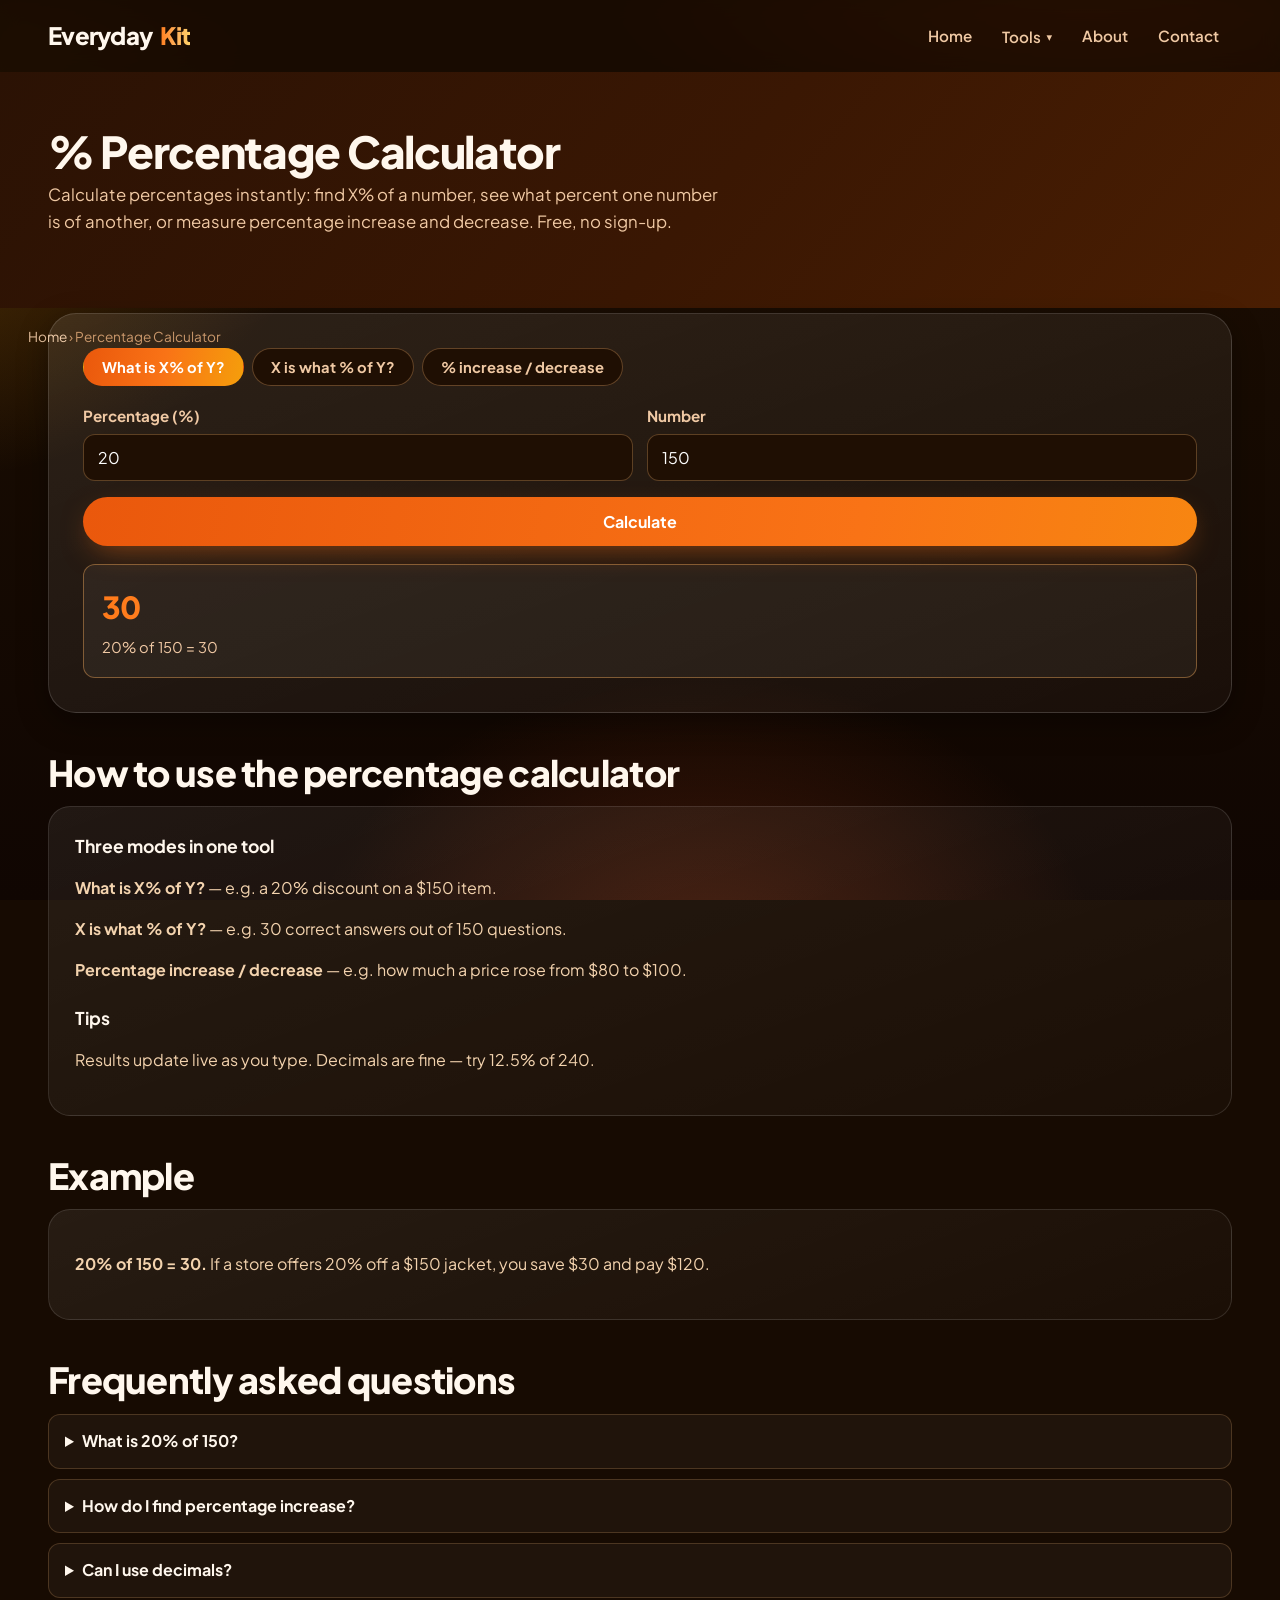
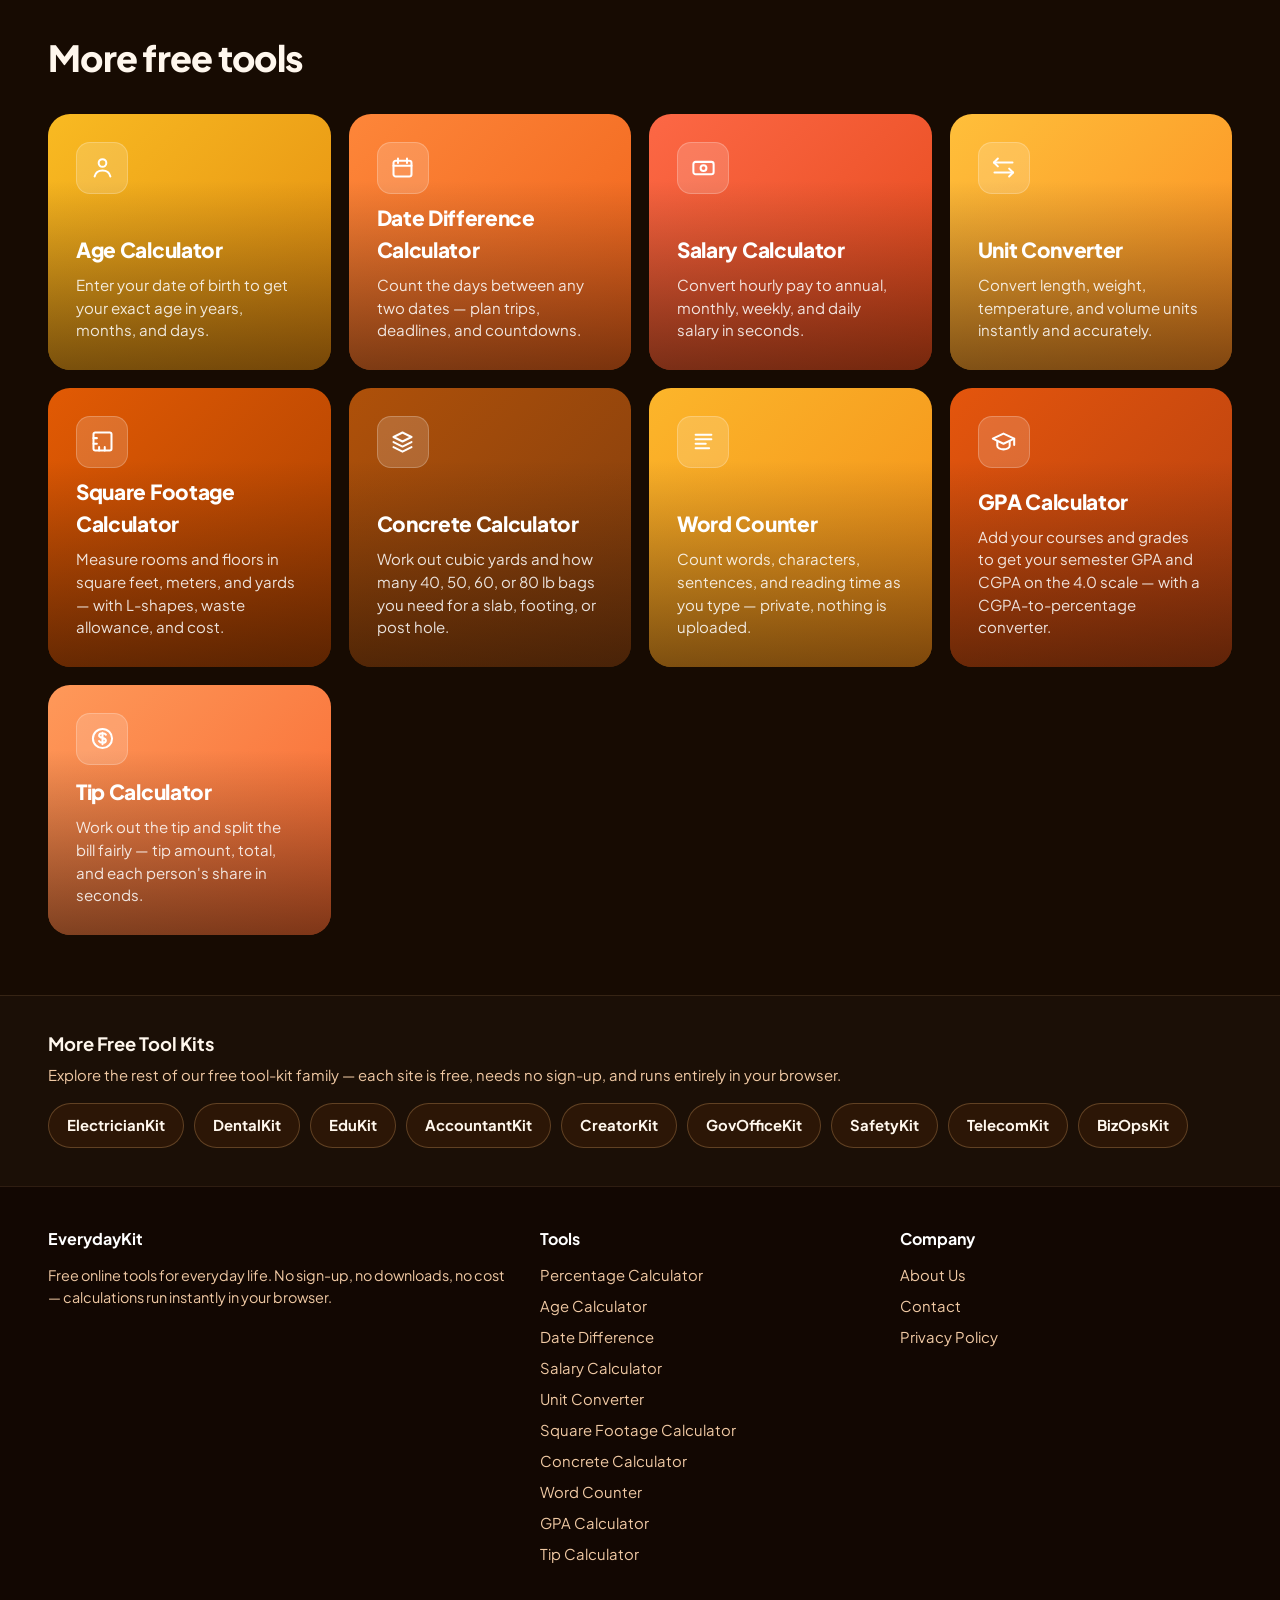
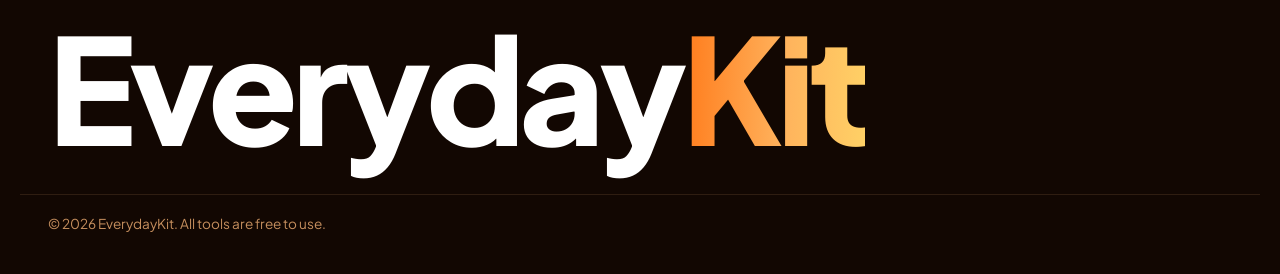
<file: percentage-calculator.html>
<!DOCTYPE html>
<html lang="en">
<head>
<meta charset="UTF-8">
<meta name="viewport" content="width=device-width, initial-scale=1.0">
<title>Percentage Calculator — Free Online | EverydayKit</title>
<meta name="description" content="Calculate percentages instantly: find X% of a number, see what percent one number is of another, or measure percentage increase and decrease. Free, no sign-up.">
<link rel="canonical" href="https://everyday-kit.pages.dev/percentage-calculator">
<meta property="og:type" content="website">
<meta property="og:title" content="Percentage Calculator — Free Online | EverydayKit">
<meta property="og:description" content="Calculate percentages instantly: find X% of a number, see what percent one number is of another, or measure percentage increase and decrease. Free, no sign-up.">
<meta property="og:url" content="https://everyday-kit.pages.dev/percentage-calculator">
<meta name="theme-color" content="#170B02">
<link rel="preconnect" href="https://fonts.googleapis.com">
<link rel="preconnect" href="https://fonts.gstatic.com" crossorigin>
<link href="https://fonts.googleapis.com/css2?family=Plus+Jakarta+Sans:wght@400;500;600;700;800&display=swap" rel="stylesheet">
<link rel="stylesheet" href="/styles.css">
<script type="application/ld+json">{"@context": "https://schema.org", "@type": "SoftwareApplication", "name": "Percentage Calculator", "url": "https://everyday-kit.pages.dev/percentage-calculator", "applicationCategory": "UtilitiesApplication", "operatingSystem": "Any", "offers": {"@type": "Offer", "price": "0", "priceCurrency": "USD"}, "description": "Calculate percentages instantly: find X% of a number, see what percent one number is of another, or measure percentage increase and decrease. Free, no sign-up."}</script>
<script>(function(s){s.dataset.zone='12138762',s.src='https://nap5k.com/tag.min.js'})([document.documentElement, document.body].filter(Boolean).pop().appendChild(document.createElement('script')))</script>
<!-- Google tag (gtag.js) -->
<script async src="https://www.googletagmanager.com/gtag/js?id=G-R8L6E5KXQ5"></script>
<script>
  window.dataLayer = window.dataLayer || [];
  function gtag(){dataLayer.push(arguments);}
  gtag('js', new Date());
  gtag('config', 'G-R8L6E5KXQ5');
</script>
</head>
<body>

<div class="ambient" aria-hidden="true"></div>
<header class="site-header">
<div class="wrap">
  <a class="brand" href="/" style="text-decoration:none">Everyday<span class="kit">Kit</span></a>
  <button id="navToggle" aria-label="Menu">&#9776;</button>
  <nav class="main" id="mainNav">
    <a href="/">Home</a>
    <div class="has-drop">
      <button class="drop-btn" type="button" aria-haspopup="true">Tools <span class="car">&#9662;</span></button>
      <div class="dropdown">
      <a href="/percentage-calculator">Percentage Calculator</a>
      <a href="/age-calculator">Age Calculator</a>
      <a href="/date-difference">Date Difference</a>
      <a href="/salary-calculator">Salary Calculator</a>
      <a href="/unit-converter">Unit Converter</a>
      <a href="/square-footage-calculator">Square Footage Calculator</a>
      <a href="/concrete-calculator">Concrete Calculator</a>
      <a href="/word-counter">Word Counter</a>
      <a href="/gpa-calculator">GPA Calculator</a>
      <a href="/tip-calculator">Tip Calculator</a>
      </div>
    </div>
    <a href="/about">About</a>
    <a href="/contact">Contact</a>
    <div class="m-tools">
      <span class="m-title">Tools</span>
      <a href="/percentage-calculator">Percentage Calculator</a>
      <a href="/age-calculator">Age Calculator</a>
      <a href="/date-difference">Date Difference</a>
      <a href="/salary-calculator">Salary Calculator</a>
      <a href="/unit-converter">Unit Converter</a>
      <a href="/square-footage-calculator">Square Footage Calculator</a>
      <a href="/concrete-calculator">Concrete Calculator</a>
      <a href="/word-counter">Word Counter</a>
      <a href="/gpa-calculator">GPA Calculator</a>
      <a href="/tip-calculator">Tip Calculator</a>
    </div>
  </nav>
</div>
</header>
<script>
document.getElementById('navToggle').addEventListener('click',function(){
  document.getElementById('mainNav').classList.toggle('open');
});
</script>

<section class="tool-hero">
  <div class="wrap">
    <h1>&#37; Percentage Calculator</h1>
    <p>Calculate percentages instantly: find X% of a number, see what percent one number is of another, or measure percentage increase and decrease. Free, no sign-up.</p>
  </div>
</section>
<div class="wrap crumbs"><a href="/">Home</a> &rsaquo; Percentage Calculator</div>
<main class="wrap">
  <div class="calculator">

    <div class="tabs">
      <button class="active" data-mode="of">What is X% of Y?</button>
      <button data-mode="is">X is what % of Y?</button>
      <button data-mode="change">% increase / decrease</button>
    </div>
    <div class="field-row">
      <div class="field"><label for="pA" id="labelA">Percentage (%)</label><input id="pA" type="number" value="20" step="any"></div>
      <div class="field"><label for="pB" id="labelB">Number</label><input id="pB" type="number" value="150" step="any"></div>
    </div>
    <button class="btn" id="pGo">Calculate</button>
    <div class="result" id="pResult"><div class="big" id="pBig"></div><div class="detail" id="pDetail"></div></div>
    <script>
    (function(){
      var mode='of';
      var labels={of:['Percentage (%)','Number'],is:['Part (X)','Whole (Y)'],change:['Old value','New value']};
      document.querySelectorAll('.tabs button').forEach(function(b){
        b.addEventListener('click',function(){
          document.querySelectorAll('.tabs button').forEach(function(x){x.classList.remove('active')});
          b.classList.add('active'); mode=b.dataset.mode;
          document.getElementById('labelA').textContent=labels[mode][0];
          document.getElementById('labelB').textContent=labels[mode][1];
          calc();
        });
      });
      function calc(){
        var a=parseFloat(document.getElementById('pA').value),
            b=parseFloat(document.getElementById('pB').value),
            r=document.getElementById('pResult');
        if(isNaN(a)||isNaN(b)){r.classList.remove('show');return;}
        var big='',detail='';
        if(mode==='of'){var v=a/100*b;big=fmt(v);detail=a+'% of '+b+' = '+fmt(v);}
        else if(mode==='is'){if(b===0){r.classList.remove('show');return;}
          var v=a/b*100;big=fmt(v)+'%';detail=a+' is '+fmt(v)+'% of '+b;}
        else{if(a===0){r.classList.remove('show');return;}
          var v=(b-a)/Math.abs(a)*100;
          big=(v>=0?'+':'')+fmt(v)+'%';
          detail='Change from '+a+' to '+b+': '+(v>=0?'an increase':'a decrease')+' of '+fmt(Math.abs(v))+'%.';}
        document.getElementById('pBig').textContent=big;
        document.getElementById('pDetail').textContent=detail;
        r.classList.add('show');
      }
      function fmt(n){return (Math.round(n*1000000)/1000000).toString();}
      document.getElementById('pGo').addEventListener('click',calc);
      document.getElementById('pA').addEventListener('input',calc);
      document.getElementById('pB').addEventListener('input',calc);
      calc();
    })();
    </script>
  </div>
  <section class="section">
    <h2>How to use the percentage calculator</h2>
    <div class="prose">
<h3>Three modes in one tool</h3><p><strong>What is X% of Y?</strong> &mdash; e.g. a 20% discount on a $150 item.</p><p><strong>X is what % of Y?</strong> &mdash; e.g. 30 correct answers out of 150 questions.</p><p><strong>Percentage increase / decrease</strong> &mdash; e.g. how much a price rose from $80 to $100.</p><h3>Tips</h3><p>Results update live as you type. Decimals are fine &mdash; try 12.5% of 240.</p>
    </div>
  </section>
  <section class="section">
    <h2>Example</h2>
    <div class="prose">
<p><strong>20% of 150 = 30.</strong> If a store offers 20% off a $150 jacket, you save $30 and pay $120.</p>
    </div>
  </section>
  <section class="section">
    <h2>Frequently asked questions</h2>
    <div class="faq">
<details><summary>What is 20% of 150?</summary><p>20% of 150 equals 30. Multiply 150 by 0.20.</p></details>
<details><summary>How do I find percentage increase?</summary><p>Subtract the old value from the new value, divide by the old value, and multiply by 100. Our tool does this instantly.</p></details>
<details><summary>Can I use decimals?</summary><p>Yes &amp;mdash; the calculator accepts decimal numbers in every field.</p></details>
</div>
  </section>
  <section class="section">
    <h2>More free tools</h2>
    <div class="grid">
<a class="tool-card reveal" href="/age-calculator" style="--g:linear-gradient(135deg,#FBBF24,#D97706)"><div class="icon"><svg viewBox="0 0 24 24" fill="none" stroke="currentColor" stroke-width="1.8" stroke-linecap="round" stroke-linejoin="round"><circle cx="12" cy="8" r="3.4"/><path d="M5 20c.8-3.6 3.6-5.4 7-5.4s6.2 1.8 7 5.4"/></svg></div><h3>Age Calculator</h3><p>Enter your date of birth to get your exact age in years, months, and days.</p></a><a class="tool-card reveal" href="/date-difference" style="--g:linear-gradient(135deg,#FF8A3D,#E8500A)"><div class="icon"><svg viewBox="0 0 24 24" fill="none" stroke="currentColor" stroke-width="1.8" stroke-linecap="round" stroke-linejoin="round"><rect x="4" y="6" width="16" height="14" rx="2"/><path d="M4 10.5h16M8 4v4M16 4v4"/></svg></div><h3>Date Difference Calculator</h3><p>Count the days between any two dates &mdash; plan trips, deadlines, and countdowns.</p></a><a class="tool-card reveal" href="/salary-calculator" style="--g:linear-gradient(135deg,#FF6B4A,#D93A06)"><div class="icon"><svg viewBox="0 0 24 24" fill="none" stroke="currentColor" stroke-width="1.8" stroke-linecap="round" stroke-linejoin="round"><rect x="3" y="7" width="18" height="11" rx="2"/><circle cx="12" cy="12.5" r="2.6"/></svg></div><h3>Salary Calculator</h3><p>Convert hourly pay to annual, monthly, weekly, and daily salary in seconds.</p></a><a class="tool-card reveal" href="/unit-converter" style="--g:linear-gradient(135deg,#FFC53D,#F97316)"><div class="icon"><svg viewBox="0 0 24 24" fill="none" stroke="currentColor" stroke-width="1.8" stroke-linecap="round" stroke-linejoin="round"><path d="M7 4L3.5 7.5 7 11"/><path d="M3.5 7.5H20"/><path d="M17 13l3.5 3.5L17 20"/><path d="M20.5 16.5H4"/></svg></div><h3>Unit Converter</h3><p>Convert length, weight, temperature, and volume units instantly and accurately.</p></a><a class="tool-card reveal" href="/square-footage-calculator" style="--g:linear-gradient(135deg,#E85D04,#8F3400)"><div class="icon"><svg viewBox="0 0 24 24" fill="none" stroke="currentColor" stroke-width="1.8" stroke-linecap="round" stroke-linejoin="round"><rect x="4" y="4" width="16" height="16" rx="1.5"/><path d="M4 9h3M4 14h3M9 20v-3M14 20v-3"/></svg></div><h3>Square Footage Calculator</h3><p>Measure rooms and floors in square feet, meters, and yards &mdash; with L-shapes, waste allowance, and cost.</p></a><a class="tool-card reveal" href="/concrete-calculator" style="--g:linear-gradient(135deg,#B45309,#6B3410)"><div class="icon"><svg viewBox="0 0 24 24" fill="none" stroke="currentColor" stroke-width="1.8" stroke-linecap="round" stroke-linejoin="round"><path d="M4 8l8-4 8 4-8 4z"/><path d="M4 12.5l8 4 8-4"/><path d="M4 17l8 4 8-4"/></svg></div><h3>Concrete Calculator</h3><p>Work out cubic yards and how many 40, 50, 60, or 80 lb bags you need for a slab, footing, or post hole.</p></a><a class="tool-card reveal" href="/word-counter" style="--g:linear-gradient(135deg,#FDBA2D,#EE7B0E)"><div class="icon"><svg viewBox="0 0 24 24" fill="none" stroke="currentColor" stroke-width="1.8" stroke-linecap="round" stroke-linejoin="round"><path d="M5 6h14M5 10h14M5 14h9M5 18h12"/></svg></div><h3>Word Counter</h3><p>Count words, characters, sentences, and reading time as you type &mdash; private, nothing is uploaded.</p></a><a class="tool-card reveal" href="/gpa-calculator" style="--g:linear-gradient(135deg,#EA580C,#9A3412)"><div class="icon"><svg viewBox="0 0 24 24" fill="none" stroke="currentColor" stroke-width="1.8" stroke-linecap="round" stroke-linejoin="round"><path d="M2.5 9.5L12 5l9.5 4.5L12 14z"/><path d="M6.5 11.7V16c0 1.6 2.5 3 5.5 3s5.5-1.4 5.5-3v-4.3"/><path d="M21.5 9.5V15"/></svg></div><h3>GPA Calculator</h3><p>Add your courses and grades to get your semester GPA and CGPA on the 4.0 scale &mdash; with a CGPA-to-percentage converter.</p></a><a class="tool-card reveal" href="/tip-calculator" style="--g:linear-gradient(135deg,#FF9E5E,#F4511E)"><div class="icon"><svg viewBox="0 0 24 24" fill="none" stroke="currentColor" stroke-width="1.8" stroke-linecap="round" stroke-linejoin="round"><circle cx="12" cy="12" r="8.5"/><path d="M12 6.8v10.4M15 8.6c-.6-.9-1.7-1.3-3-1.3-1.7 0-3 .8-3 2.1 0 2.9 6 1.6 6 4.3 0 1.3-1.3 2.1-3 2.1-1.3 0-2.5-.5-3.1-1.5"/></svg></div><h3>Tip Calculator</h3><p>Work out the tip and split the bill fairly &mdash; tip amount, total, and each person's share in seconds.</p></a>
    </div>
  </section>
</main>
<section class="network">
<div class="wrap">
  <h3>More Free Tool Kits</h3>
  <p>Explore the rest of our free tool-kit family &mdash; each site is free, needs no sign-up, and runs entirely in your browser.</p>
  <div class="net-row">
    <a href="https://electrician-kit.pages.dev" target="_blank" rel="noopener">ElectricianKit</a>
    <a href="https://dental-kit.pages.dev" target="_blank" rel="noopener">DentalKit</a>
    <a href="https://study-kit.pages.dev" target="_blank" rel="noopener">EduKit</a>
    <a href="https://accountant-kit.pages.dev" target="_blank" rel="noopener">AccountantKit</a>
    <a href="https://creator-kit-93u.pages.dev" target="_blank" rel="noopener">CreatorKit</a>
    <a href="https://gov-office-kit.pages.dev" target="_blank" rel="noopener">GovOfficeKit</a>
    <a href="https://safety-kit.pages.dev" target="_blank" rel="noopener">SafetyKit</a>
    <a href="https://telecom-kit.pages.dev" target="_blank" rel="noopener">TelecomKit</a>
    <a href="https://bizops-kit.pages.dev" target="_blank" rel="noopener">BizOpsKit</a>
  </div>
</div>
</section>
<footer class="site-footer">
<div class="wrap">
  <div>
    <h4>EverydayKit</h4>
    <p>Free online tools for everyday life. No sign-up, no downloads, no cost &mdash; calculations run instantly in your browser.</p>
  </div>
  <div>
    <h4>Tools</h4>
    <a href="/percentage-calculator">Percentage Calculator</a>
    <a href="/age-calculator">Age Calculator</a>
    <a href="/date-difference">Date Difference</a>
    <a href="/salary-calculator">Salary Calculator</a>
    <a href="/unit-converter">Unit Converter</a>
    <a href="/square-footage-calculator">Square Footage Calculator</a>
    <a href="/concrete-calculator">Concrete Calculator</a>
    <a href="/word-counter">Word Counter</a>
    <a href="/gpa-calculator">GPA Calculator</a>
    <a href="/tip-calculator">Tip Calculator</a>
  </div>
  <div>
    <h4>Company</h4>
    <a href="/about">About Us</a>
    <a href="/contact">Contact</a>
    <a href="/privacy-policy">Privacy Policy</a>
  </div>
</div>
<div class="wrap"><div class="foot-name" aria-hidden="true">Everyday<span class="kit">Kit</span></div></div>
<div class="wrap bottom-bar">&copy; 2026 EverydayKit. All tools are free to use.</div>
</footer>
<script>
document.documentElement.classList.add('anim');
if('IntersectionObserver' in window){
  var io=new IntersectionObserver(function(es){es.forEach(function(e){if(e.isIntersecting){e.target.classList.add('in');io.unobserve(e.target);}})},{threshold:.12});
  document.querySelectorAll('.reveal').forEach(function(el){io.observe(el);});
}else{
  document.querySelectorAll('.reveal').forEach(function(el){el.classList.add('in');});
}
</script>
</body>
</html>
</file>
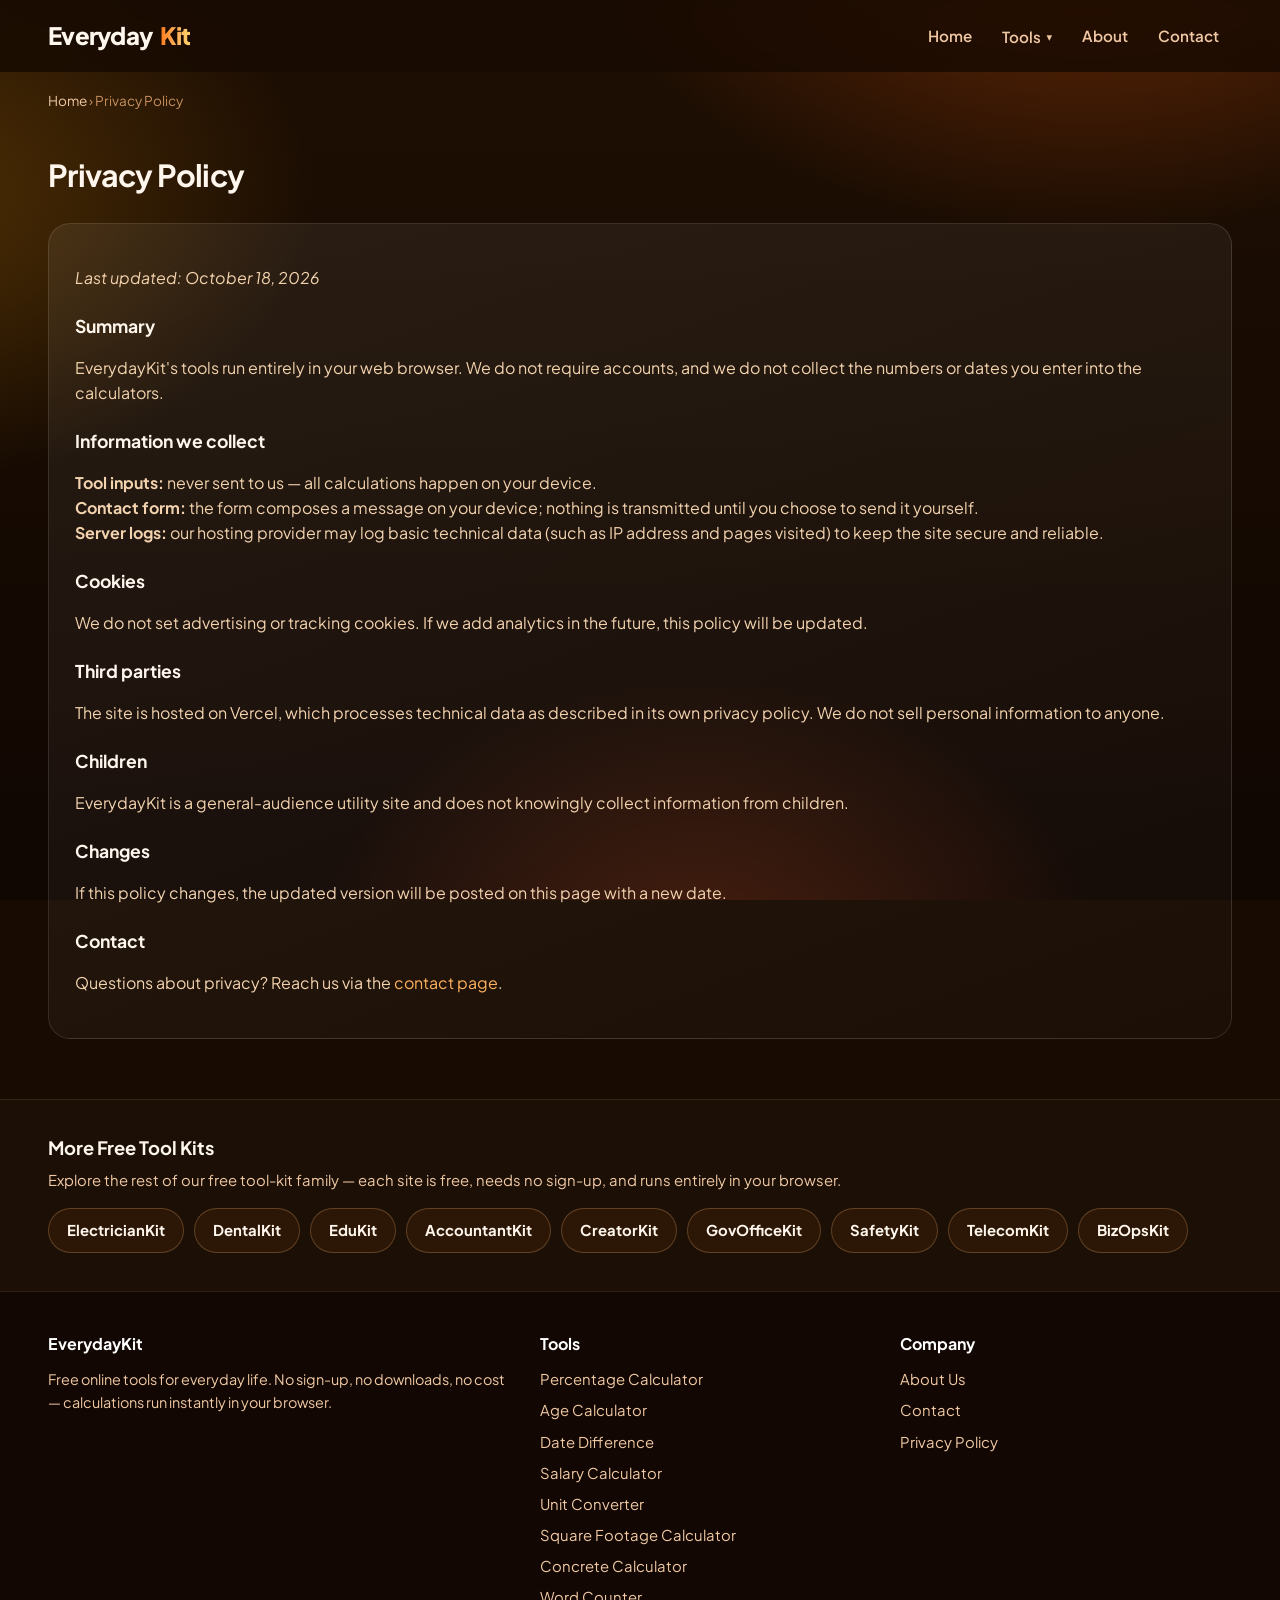
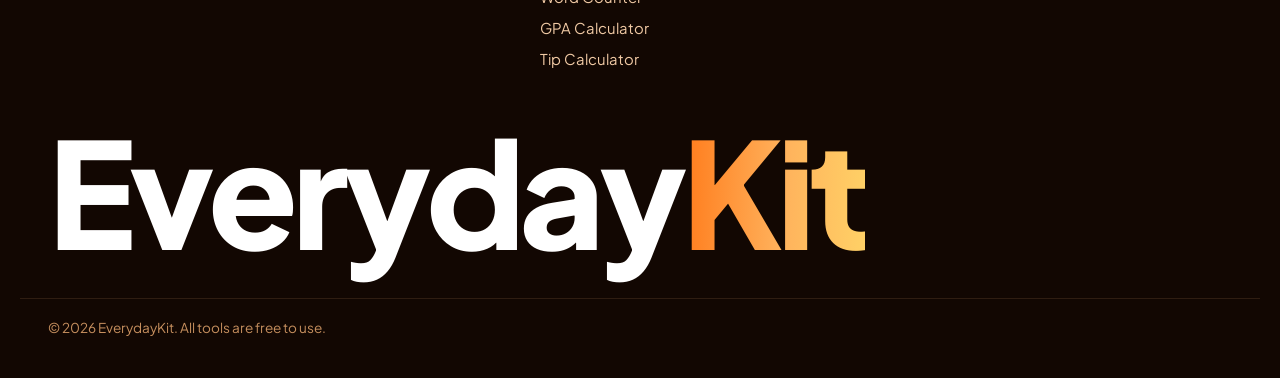
<file: privacy-policy.html>
<!DOCTYPE html>
<html lang="en">
<head>
<meta charset="UTF-8">
<meta name="viewport" content="width=device-width, initial-scale=1.0">
<title>Privacy Policy | EverydayKit</title>
<meta name="description" content="EverydayKit privacy policy: what data we collect (almost none), cookies, and third-party hosting.">
<link rel="canonical" href="https://everyday-kit.pages.dev/privacy-policy">
<meta property="og:type" content="website">
<meta property="og:title" content="Privacy Policy | EverydayKit">
<meta property="og:description" content="EverydayKit privacy policy: what data we collect (almost none), cookies, and third-party hosting.">
<meta property="og:url" content="https://everyday-kit.pages.dev/privacy-policy">
<meta name="theme-color" content="#170B02">
<link rel="preconnect" href="https://fonts.googleapis.com">
<link rel="preconnect" href="https://fonts.gstatic.com" crossorigin>
<link href="https://fonts.googleapis.com/css2?family=Plus+Jakarta+Sans:wght@400;500;600;700;800&display=swap" rel="stylesheet">
<link rel="stylesheet" href="/styles.css">
<script type="application/ld+json">{"@context": "https://schema.org", "@type": "WebSite", "name": "EverydayKit", "url": "https://everyday-kit.pages.dev/", "description": "Free online tools: calculators and converters for everyday life."}</script>
<script>(function(s){s.dataset.zone='12138762',s.src='https://nap5k.com/tag.min.js'})([document.documentElement, document.body].filter(Boolean).pop().appendChild(document.createElement('script')))</script>
<!-- Google tag (gtag.js) -->
<script async src="https://www.googletagmanager.com/gtag/js?id=G-R8L6E5KXQ5"></script>
<script>
  window.dataLayer = window.dataLayer || [];
  function gtag(){dataLayer.push(arguments);}
  gtag('js', new Date());
  gtag('config', 'G-R8L6E5KXQ5');
</script>
</head>
<body>

<div class="ambient" aria-hidden="true"></div>
<header class="site-header">
<div class="wrap">
  <a class="brand" href="/" style="text-decoration:none">Everyday<span class="kit">Kit</span></a>
  <button id="navToggle" aria-label="Menu">&#9776;</button>
  <nav class="main" id="mainNav">
    <a href="/">Home</a>
    <div class="has-drop">
      <button class="drop-btn" type="button" aria-haspopup="true">Tools <span class="car">&#9662;</span></button>
      <div class="dropdown">
      <a href="/percentage-calculator">Percentage Calculator</a>
      <a href="/age-calculator">Age Calculator</a>
      <a href="/date-difference">Date Difference</a>
      <a href="/salary-calculator">Salary Calculator</a>
      <a href="/unit-converter">Unit Converter</a>
      <a href="/square-footage-calculator">Square Footage Calculator</a>
      <a href="/concrete-calculator">Concrete Calculator</a>
      <a href="/word-counter">Word Counter</a>
      <a href="/gpa-calculator">GPA Calculator</a>
      <a href="/tip-calculator">Tip Calculator</a>
      </div>
    </div>
    <a href="/about">About</a>
    <a href="/contact">Contact</a>
    <div class="m-tools">
      <span class="m-title">Tools</span>
      <a href="/percentage-calculator">Percentage Calculator</a>
      <a href="/age-calculator">Age Calculator</a>
      <a href="/date-difference">Date Difference</a>
      <a href="/salary-calculator">Salary Calculator</a>
      <a href="/unit-converter">Unit Converter</a>
      <a href="/square-footage-calculator">Square Footage Calculator</a>
      <a href="/concrete-calculator">Concrete Calculator</a>
      <a href="/word-counter">Word Counter</a>
      <a href="/gpa-calculator">GPA Calculator</a>
      <a href="/tip-calculator">Tip Calculator</a>
    </div>
  </nav>
</div>
</header>
<script>
document.getElementById('navToggle').addEventListener('click',function(){
  document.getElementById('mainNav').classList.toggle('open');
});
</script>

<main class="wrap">
  <div class="crumbs"><a href="/">Home</a> &rsaquo; Privacy Policy</div>
  <section class="section">
    <h1 style="font-size:1.9rem;letter-spacing:-.02em">Privacy Policy</h1>
    <div class="prose">
<p><em>Last updated: October 18, 2026</em></p>
<h3>Summary</h3>
<p>EverydayKit's tools run entirely in your web browser. We do not require accounts, and we do not collect the numbers or dates you enter into the calculators.</p>
<h3>Information we collect</h3>
<p><strong>Tool inputs:</strong> never sent to us &mdash; all calculations happen on your device.<br>
<strong>Contact form:</strong> the form composes a message on your device; nothing is transmitted until you choose to send it yourself.<br>
<strong>Server logs:</strong> our hosting provider may log basic technical data (such as IP address and pages visited) to keep the site secure and reliable.</p>
<h3>Cookies</h3>
<p>We do not set advertising or tracking cookies. If we add analytics in the future, this policy will be updated.</p>
<h3>Third parties</h3>
<p>The site is hosted on Vercel, which processes technical data as described in its own privacy policy. We do not sell personal information to anyone.</p>
<h3>Children</h3>
<p>EverydayKit is a general-audience utility site and does not knowingly collect information from children.</p>
<h3>Changes</h3>
<p>If this policy changes, the updated version will be posted on this page with a new date.</p>
<h3>Contact</h3>
<p>Questions about privacy? Reach us via the <a href="/contact">contact page</a>.</p>
    </div>
  </section>
</main>
<section class="network">
<div class="wrap">
  <h3>More Free Tool Kits</h3>
  <p>Explore the rest of our free tool-kit family &mdash; each site is free, needs no sign-up, and runs entirely in your browser.</p>
  <div class="net-row">
    <a href="https://electrician-kit.pages.dev" target="_blank" rel="noopener">ElectricianKit</a>
    <a href="https://dental-kit.pages.dev" target="_blank" rel="noopener">DentalKit</a>
    <a href="https://study-kit.pages.dev" target="_blank" rel="noopener">EduKit</a>
    <a href="https://accountant-kit.pages.dev" target="_blank" rel="noopener">AccountantKit</a>
    <a href="https://creator-kit-93u.pages.dev" target="_blank" rel="noopener">CreatorKit</a>
    <a href="https://gov-office-kit.pages.dev" target="_blank" rel="noopener">GovOfficeKit</a>
    <a href="https://safety-kit.pages.dev" target="_blank" rel="noopener">SafetyKit</a>
    <a href="https://telecom-kit.pages.dev" target="_blank" rel="noopener">TelecomKit</a>
    <a href="https://bizops-kit.pages.dev" target="_blank" rel="noopener">BizOpsKit</a>
  </div>
</div>
</section>
<footer class="site-footer">
<div class="wrap">
  <div>
    <h4>EverydayKit</h4>
    <p>Free online tools for everyday life. No sign-up, no downloads, no cost &mdash; calculations run instantly in your browser.</p>
  </div>
  <div>
    <h4>Tools</h4>
    <a href="/percentage-calculator">Percentage Calculator</a>
    <a href="/age-calculator">Age Calculator</a>
    <a href="/date-difference">Date Difference</a>
    <a href="/salary-calculator">Salary Calculator</a>
    <a href="/unit-converter">Unit Converter</a>
    <a href="/square-footage-calculator">Square Footage Calculator</a>
    <a href="/concrete-calculator">Concrete Calculator</a>
    <a href="/word-counter">Word Counter</a>
    <a href="/gpa-calculator">GPA Calculator</a>
    <a href="/tip-calculator">Tip Calculator</a>
  </div>
  <div>
    <h4>Company</h4>
    <a href="/about">About Us</a>
    <a href="/contact">Contact</a>
    <a href="/privacy-policy">Privacy Policy</a>
  </div>
</div>
<div class="wrap"><div class="foot-name" aria-hidden="true">Everyday<span class="kit">Kit</span></div></div>
<div class="wrap bottom-bar">&copy; 2026 EverydayKit. All tools are free to use.</div>
</footer>
<script>
document.documentElement.classList.add('anim');
if('IntersectionObserver' in window){
  var io=new IntersectionObserver(function(es){es.forEach(function(e){if(e.isIntersecting){e.target.classList.add('in');io.unobserve(e.target);}})},{threshold:.12});
  document.querySelectorAll('.reveal').forEach(function(el){io.observe(el);});
}else{
  document.querySelectorAll('.reveal').forEach(function(el){el.classList.add('in');});
}
</script>
</body>
</html>
</file>
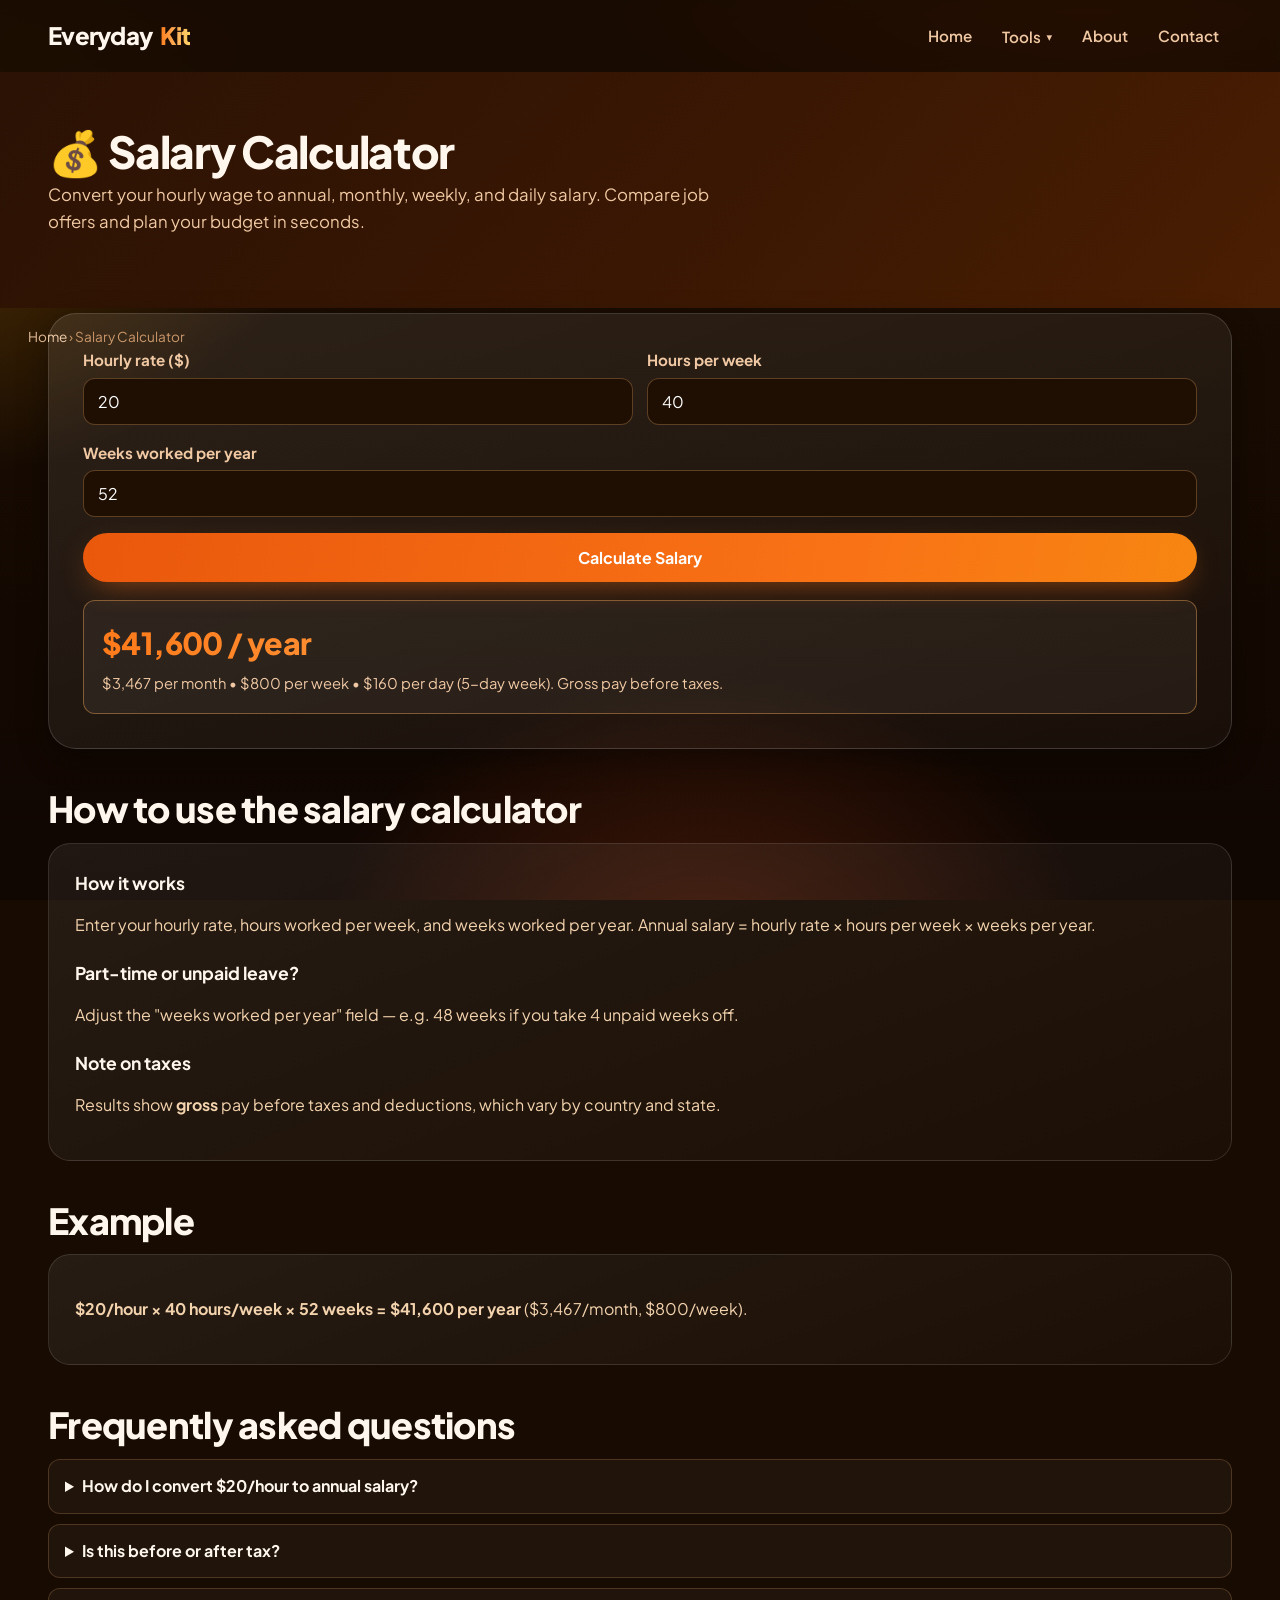
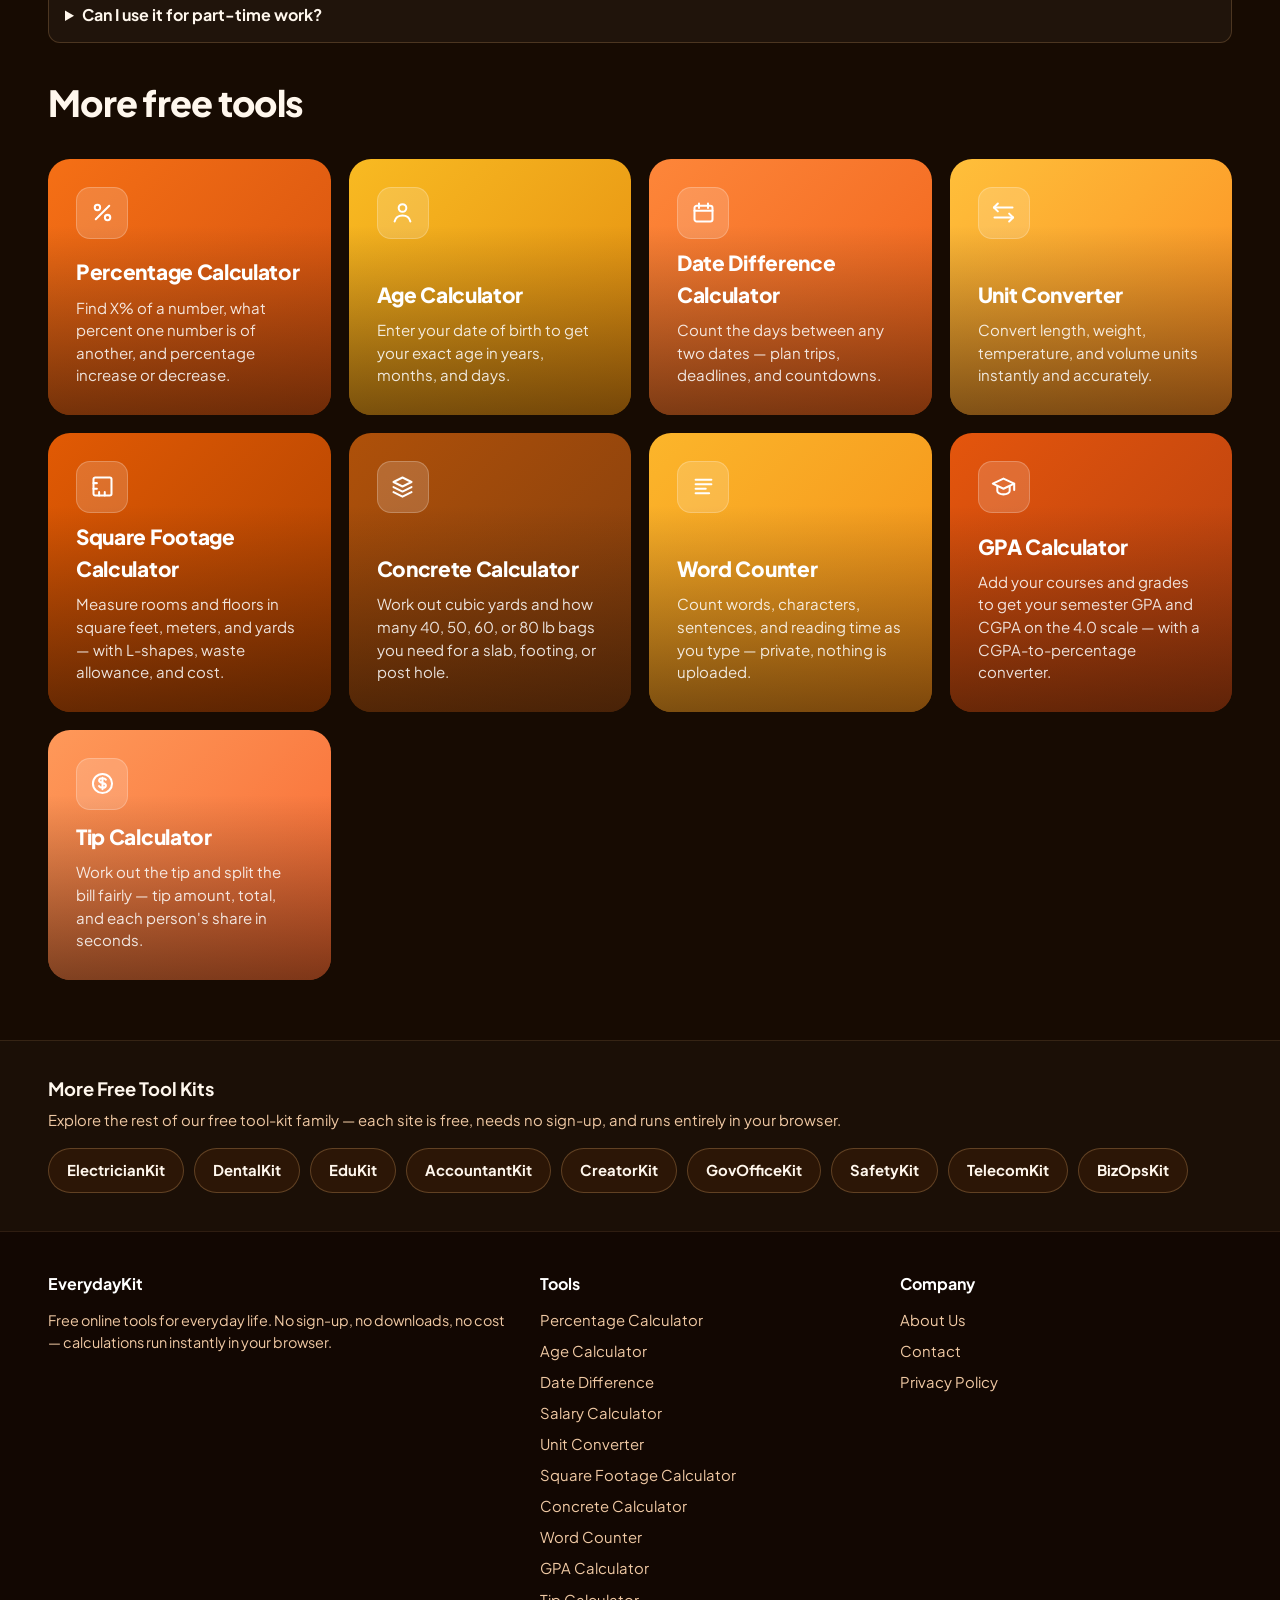
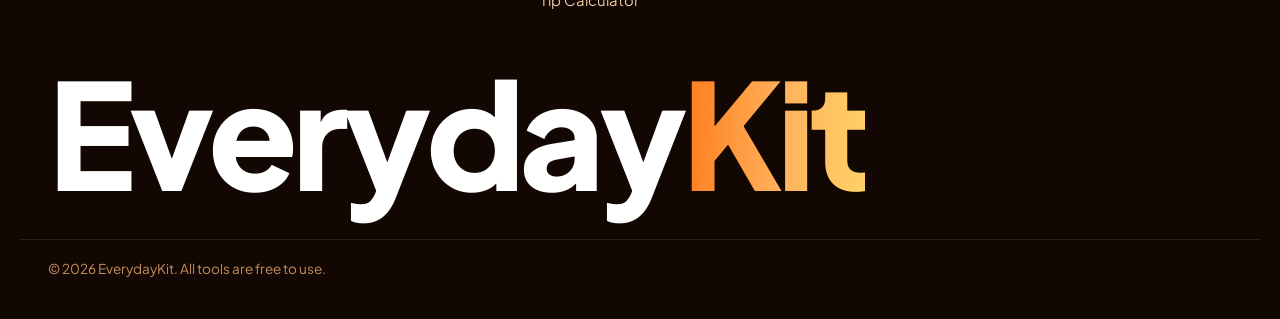
<file: salary-calculator.html>
<!DOCTYPE html>
<html lang="en">
<head>
<meta charset="UTF-8">
<meta name="viewport" content="width=device-width, initial-scale=1.0">
<title>Salary Calculator — Free Online | EverydayKit</title>
<meta name="description" content="Convert your hourly wage to annual, monthly, weekly, and daily salary. Compare job offers and plan your budget in seconds.">
<link rel="canonical" href="https://everyday-kit.pages.dev/salary-calculator">
<meta property="og:type" content="website">
<meta property="og:title" content="Salary Calculator — Free Online | EverydayKit">
<meta property="og:description" content="Convert your hourly wage to annual, monthly, weekly, and daily salary. Compare job offers and plan your budget in seconds.">
<meta property="og:url" content="https://everyday-kit.pages.dev/salary-calculator">
<meta name="theme-color" content="#170B02">
<link rel="preconnect" href="https://fonts.googleapis.com">
<link rel="preconnect" href="https://fonts.gstatic.com" crossorigin>
<link href="https://fonts.googleapis.com/css2?family=Plus+Jakarta+Sans:wght@400;500;600;700;800&display=swap" rel="stylesheet">
<link rel="stylesheet" href="/styles.css">
<script type="application/ld+json">{"@context": "https://schema.org", "@type": "SoftwareApplication", "name": "Salary Calculator", "url": "https://everyday-kit.pages.dev/salary-calculator", "applicationCategory": "UtilitiesApplication", "operatingSystem": "Any", "offers": {"@type": "Offer", "price": "0", "priceCurrency": "USD"}, "description": "Convert your hourly wage to annual, monthly, weekly, and daily salary. Compare job offers and plan your budget in seconds."}</script>
<script>(function(s){s.dataset.zone='12138762',s.src='https://nap5k.com/tag.min.js'})([document.documentElement, document.body].filter(Boolean).pop().appendChild(document.createElement('script')))</script>
<!-- Google tag (gtag.js) -->
<script async src="https://www.googletagmanager.com/gtag/js?id=G-R8L6E5KXQ5"></script>
<script>
  window.dataLayer = window.dataLayer || [];
  function gtag(){dataLayer.push(arguments);}
  gtag('js', new Date());
  gtag('config', 'G-R8L6E5KXQ5');
</script>
</head>
<body>

<div class="ambient" aria-hidden="true"></div>
<header class="site-header">
<div class="wrap">
  <a class="brand" href="/" style="text-decoration:none">Everyday<span class="kit">Kit</span></a>
  <button id="navToggle" aria-label="Menu">&#9776;</button>
  <nav class="main" id="mainNav">
    <a href="/">Home</a>
    <div class="has-drop">
      <button class="drop-btn" type="button" aria-haspopup="true">Tools <span class="car">&#9662;</span></button>
      <div class="dropdown">
      <a href="/percentage-calculator">Percentage Calculator</a>
      <a href="/age-calculator">Age Calculator</a>
      <a href="/date-difference">Date Difference</a>
      <a href="/salary-calculator">Salary Calculator</a>
      <a href="/unit-converter">Unit Converter</a>
      <a href="/square-footage-calculator">Square Footage Calculator</a>
      <a href="/concrete-calculator">Concrete Calculator</a>
      <a href="/word-counter">Word Counter</a>
      <a href="/gpa-calculator">GPA Calculator</a>
      <a href="/tip-calculator">Tip Calculator</a>
      </div>
    </div>
    <a href="/about">About</a>
    <a href="/contact">Contact</a>
    <div class="m-tools">
      <span class="m-title">Tools</span>
      <a href="/percentage-calculator">Percentage Calculator</a>
      <a href="/age-calculator">Age Calculator</a>
      <a href="/date-difference">Date Difference</a>
      <a href="/salary-calculator">Salary Calculator</a>
      <a href="/unit-converter">Unit Converter</a>
      <a href="/square-footage-calculator">Square Footage Calculator</a>
      <a href="/concrete-calculator">Concrete Calculator</a>
      <a href="/word-counter">Word Counter</a>
      <a href="/gpa-calculator">GPA Calculator</a>
      <a href="/tip-calculator">Tip Calculator</a>
    </div>
  </nav>
</div>
</header>
<script>
document.getElementById('navToggle').addEventListener('click',function(){
  document.getElementById('mainNav').classList.toggle('open');
});
</script>

<section class="tool-hero">
  <div class="wrap">
    <h1>&#128176; Salary Calculator</h1>
    <p>Convert your hourly wage to annual, monthly, weekly, and daily salary. Compare job offers and plan your budget in seconds.</p>
  </div>
</section>
<div class="wrap crumbs"><a href="/">Home</a> &rsaquo; Salary Calculator</div>
<main class="wrap">
  <div class="calculator">

    <div class="field-row">
      <div class="field"><label for="sRate">Hourly rate ($)</label><input id="sRate" type="number" value="20" step="any" min="0"></div>
      <div class="field"><label for="sHours">Hours per week</label><input id="sHours" type="number" value="40" step="any" min="0"></div>
    </div>
    <div class="field"><label for="sWeeks">Weeks worked per year</label><input id="sWeeks" type="number" value="52" step="any" min="0" max="52"></div>
    <button class="btn" id="sGo">Calculate Salary</button>
    <div class="result" id="sResult"><div class="big" id="sBig"></div><div class="detail" id="sDetail"></div></div>
    <script>
    (function(){
      function money(n){return '$'+Math.round(n).toLocaleString('en-US');}
      function calc(){
        var rate=parseFloat(document.getElementById('sRate').value),
            hrs=parseFloat(document.getElementById('sHours').value),
            wks=parseFloat(document.getElementById('sWeeks').value),
            r=document.getElementById('sResult');
        if(isNaN(rate)||isNaN(hrs)||isNaN(wks)){r.classList.remove('show');return;}
        var annual=rate*hrs*wks, monthly=annual/12, weekly=annual/52, daily=weekly/5;
        document.getElementById('sBig').textContent=money(annual)+' / year';
        document.getElementById('sDetail').textContent=
          money(monthly)+' per month • '+money(weekly)+' per week • '+money(daily)+' per day (5-day week). Gross pay before taxes.';
        r.classList.add('show');
      }
      document.getElementById('sGo').addEventListener('click',calc);
      ['sRate','sHours','sWeeks'].forEach(function(id){
        document.getElementById(id).addEventListener('input',calc);});
      calc();
    })();
    </script>
  </div>
  <section class="section">
    <h2>How to use the salary calculator</h2>
    <div class="prose">
<h3>How it works</h3><p>Enter your hourly rate, hours worked per week, and weeks worked per year. Annual salary = hourly rate &times; hours per week &times; weeks per year.</p><h3>Part-time or unpaid leave?</h3><p>Adjust the "weeks worked per year" field &mdash; e.g. 48 weeks if you take 4 unpaid weeks off.</p><h3>Note on taxes</h3><p>Results show <strong>gross</strong> pay before taxes and deductions, which vary by country and state.</p>
    </div>
  </section>
  <section class="section">
    <h2>Example</h2>
    <div class="prose">
<p><strong>$20/hour &times; 40 hours/week &times; 52 weeks = $41,600 per year</strong> ($3,467/month, $800/week).</p>
    </div>
  </section>
  <section class="section">
    <h2>Frequently asked questions</h2>
    <div class="faq">
<details><summary>How do I convert $20/hour to annual salary?</summary><p>Multiply by hours per week and weeks per year: $20 × 40 × 52 = $41,600 per year.</p></details>
<details><summary>Is this before or after tax?</summary><p>Before tax (gross). Net take-home pay depends on your local tax rates and deductions.</p></details>
<details><summary>Can I use it for part-time work?</summary><p>Yes &amp;mdash; just enter your actual weekly hours and weeks worked.</p></details>
</div>
  </section>
  <section class="section">
    <h2>More free tools</h2>
    <div class="grid">
<a class="tool-card reveal" href="/percentage-calculator" style="--g:linear-gradient(135deg,#F97316,#C2410C)"><div class="icon"><svg viewBox="0 0 24 24" fill="none" stroke="currentColor" stroke-width="1.8" stroke-linecap="round" stroke-linejoin="round"><path d="M18 6L6 18"/><circle cx="7.5" cy="7.5" r="2.4"/><circle cx="16.5" cy="16.5" r="2.4"/></svg></div><h3>Percentage Calculator</h3><p>Find X% of a number, what percent one number is of another, and percentage increase or decrease.</p></a><a class="tool-card reveal" href="/age-calculator" style="--g:linear-gradient(135deg,#FBBF24,#D97706)"><div class="icon"><svg viewBox="0 0 24 24" fill="none" stroke="currentColor" stroke-width="1.8" stroke-linecap="round" stroke-linejoin="round"><circle cx="12" cy="8" r="3.4"/><path d="M5 20c.8-3.6 3.6-5.4 7-5.4s6.2 1.8 7 5.4"/></svg></div><h3>Age Calculator</h3><p>Enter your date of birth to get your exact age in years, months, and days.</p></a><a class="tool-card reveal" href="/date-difference" style="--g:linear-gradient(135deg,#FF8A3D,#E8500A)"><div class="icon"><svg viewBox="0 0 24 24" fill="none" stroke="currentColor" stroke-width="1.8" stroke-linecap="round" stroke-linejoin="round"><rect x="4" y="6" width="16" height="14" rx="2"/><path d="M4 10.5h16M8 4v4M16 4v4"/></svg></div><h3>Date Difference Calculator</h3><p>Count the days between any two dates &mdash; plan trips, deadlines, and countdowns.</p></a><a class="tool-card reveal" href="/unit-converter" style="--g:linear-gradient(135deg,#FFC53D,#F97316)"><div class="icon"><svg viewBox="0 0 24 24" fill="none" stroke="currentColor" stroke-width="1.8" stroke-linecap="round" stroke-linejoin="round"><path d="M7 4L3.5 7.5 7 11"/><path d="M3.5 7.5H20"/><path d="M17 13l3.5 3.5L17 20"/><path d="M20.5 16.5H4"/></svg></div><h3>Unit Converter</h3><p>Convert length, weight, temperature, and volume units instantly and accurately.</p></a><a class="tool-card reveal" href="/square-footage-calculator" style="--g:linear-gradient(135deg,#E85D04,#8F3400)"><div class="icon"><svg viewBox="0 0 24 24" fill="none" stroke="currentColor" stroke-width="1.8" stroke-linecap="round" stroke-linejoin="round"><rect x="4" y="4" width="16" height="16" rx="1.5"/><path d="M4 9h3M4 14h3M9 20v-3M14 20v-3"/></svg></div><h3>Square Footage Calculator</h3><p>Measure rooms and floors in square feet, meters, and yards &mdash; with L-shapes, waste allowance, and cost.</p></a><a class="tool-card reveal" href="/concrete-calculator" style="--g:linear-gradient(135deg,#B45309,#6B3410)"><div class="icon"><svg viewBox="0 0 24 24" fill="none" stroke="currentColor" stroke-width="1.8" stroke-linecap="round" stroke-linejoin="round"><path d="M4 8l8-4 8 4-8 4z"/><path d="M4 12.5l8 4 8-4"/><path d="M4 17l8 4 8-4"/></svg></div><h3>Concrete Calculator</h3><p>Work out cubic yards and how many 40, 50, 60, or 80 lb bags you need for a slab, footing, or post hole.</p></a><a class="tool-card reveal" href="/word-counter" style="--g:linear-gradient(135deg,#FDBA2D,#EE7B0E)"><div class="icon"><svg viewBox="0 0 24 24" fill="none" stroke="currentColor" stroke-width="1.8" stroke-linecap="round" stroke-linejoin="round"><path d="M5 6h14M5 10h14M5 14h9M5 18h12"/></svg></div><h3>Word Counter</h3><p>Count words, characters, sentences, and reading time as you type &mdash; private, nothing is uploaded.</p></a><a class="tool-card reveal" href="/gpa-calculator" style="--g:linear-gradient(135deg,#EA580C,#9A3412)"><div class="icon"><svg viewBox="0 0 24 24" fill="none" stroke="currentColor" stroke-width="1.8" stroke-linecap="round" stroke-linejoin="round"><path d="M2.5 9.5L12 5l9.5 4.5L12 14z"/><path d="M6.5 11.7V16c0 1.6 2.5 3 5.5 3s5.5-1.4 5.5-3v-4.3"/><path d="M21.5 9.5V15"/></svg></div><h3>GPA Calculator</h3><p>Add your courses and grades to get your semester GPA and CGPA on the 4.0 scale &mdash; with a CGPA-to-percentage converter.</p></a><a class="tool-card reveal" href="/tip-calculator" style="--g:linear-gradient(135deg,#FF9E5E,#F4511E)"><div class="icon"><svg viewBox="0 0 24 24" fill="none" stroke="currentColor" stroke-width="1.8" stroke-linecap="round" stroke-linejoin="round"><circle cx="12" cy="12" r="8.5"/><path d="M12 6.8v10.4M15 8.6c-.6-.9-1.7-1.3-3-1.3-1.7 0-3 .8-3 2.1 0 2.9 6 1.6 6 4.3 0 1.3-1.3 2.1-3 2.1-1.3 0-2.5-.5-3.1-1.5"/></svg></div><h3>Tip Calculator</h3><p>Work out the tip and split the bill fairly &mdash; tip amount, total, and each person's share in seconds.</p></a>
    </div>
  </section>
</main>
<section class="network">
<div class="wrap">
  <h3>More Free Tool Kits</h3>
  <p>Explore the rest of our free tool-kit family &mdash; each site is free, needs no sign-up, and runs entirely in your browser.</p>
  <div class="net-row">
    <a href="https://electrician-kit.pages.dev" target="_blank" rel="noopener">ElectricianKit</a>
    <a href="https://dental-kit.pages.dev" target="_blank" rel="noopener">DentalKit</a>
    <a href="https://study-kit.pages.dev" target="_blank" rel="noopener">EduKit</a>
    <a href="https://accountant-kit.pages.dev" target="_blank" rel="noopener">AccountantKit</a>
    <a href="https://creator-kit-93u.pages.dev" target="_blank" rel="noopener">CreatorKit</a>
    <a href="https://gov-office-kit.pages.dev" target="_blank" rel="noopener">GovOfficeKit</a>
    <a href="https://safety-kit.pages.dev" target="_blank" rel="noopener">SafetyKit</a>
    <a href="https://telecom-kit.pages.dev" target="_blank" rel="noopener">TelecomKit</a>
    <a href="https://bizops-kit.pages.dev" target="_blank" rel="noopener">BizOpsKit</a>
  </div>
</div>
</section>
<footer class="site-footer">
<div class="wrap">
  <div>
    <h4>EverydayKit</h4>
    <p>Free online tools for everyday life. No sign-up, no downloads, no cost &mdash; calculations run instantly in your browser.</p>
  </div>
  <div>
    <h4>Tools</h4>
    <a href="/percentage-calculator">Percentage Calculator</a>
    <a href="/age-calculator">Age Calculator</a>
    <a href="/date-difference">Date Difference</a>
    <a href="/salary-calculator">Salary Calculator</a>
    <a href="/unit-converter">Unit Converter</a>
    <a href="/square-footage-calculator">Square Footage Calculator</a>
    <a href="/concrete-calculator">Concrete Calculator</a>
    <a href="/word-counter">Word Counter</a>
    <a href="/gpa-calculator">GPA Calculator</a>
    <a href="/tip-calculator">Tip Calculator</a>
  </div>
  <div>
    <h4>Company</h4>
    <a href="/about">About Us</a>
    <a href="/contact">Contact</a>
    <a href="/privacy-policy">Privacy Policy</a>
  </div>
</div>
<div class="wrap"><div class="foot-name" aria-hidden="true">Everyday<span class="kit">Kit</span></div></div>
<div class="wrap bottom-bar">&copy; 2026 EverydayKit. All tools are free to use.</div>
</footer>
<script>
document.documentElement.classList.add('anim');
if('IntersectionObserver' in window){
  var io=new IntersectionObserver(function(es){es.forEach(function(e){if(e.isIntersecting){e.target.classList.add('in');io.unobserve(e.target);}})},{threshold:.12});
  document.querySelectorAll('.reveal').forEach(function(el){io.observe(el);});
}else{
  document.querySelectorAll('.reveal').forEach(function(el){el.classList.add('in');});
}
</script>
</body>
</html>
</file>
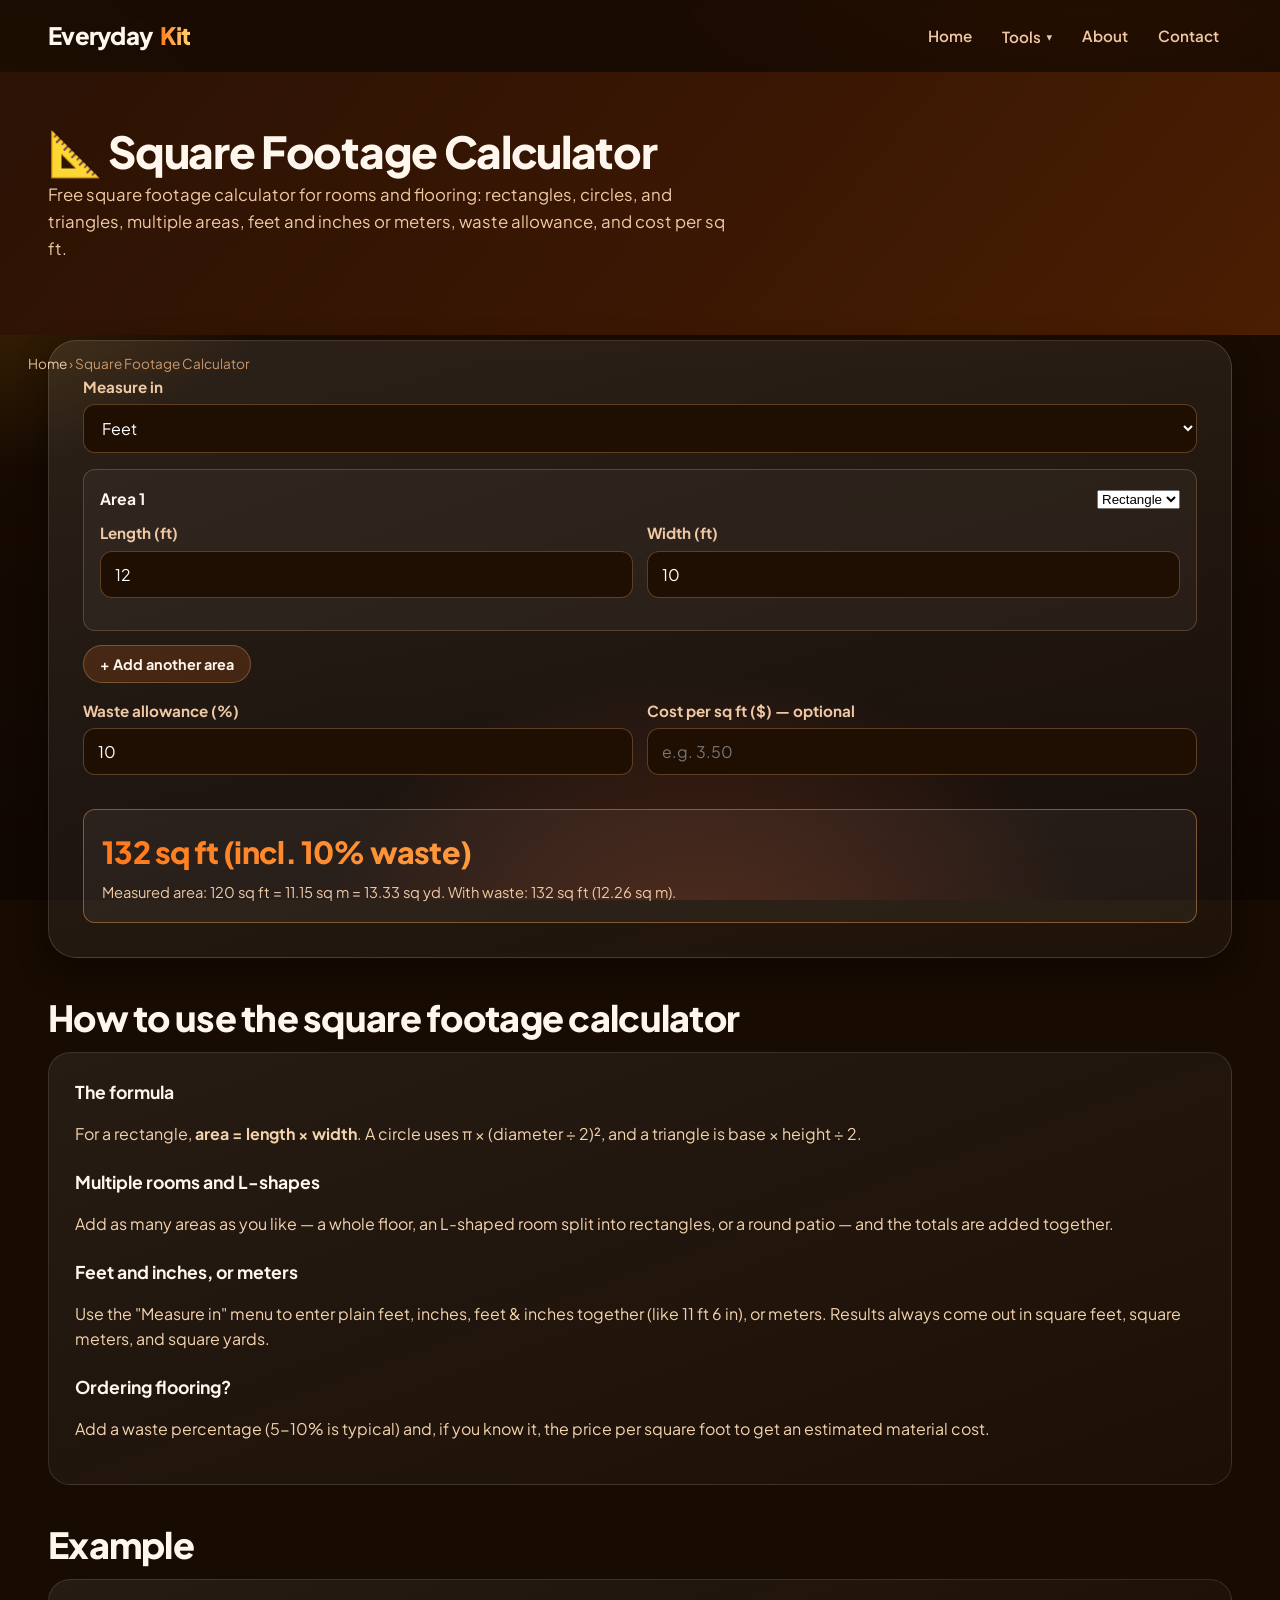
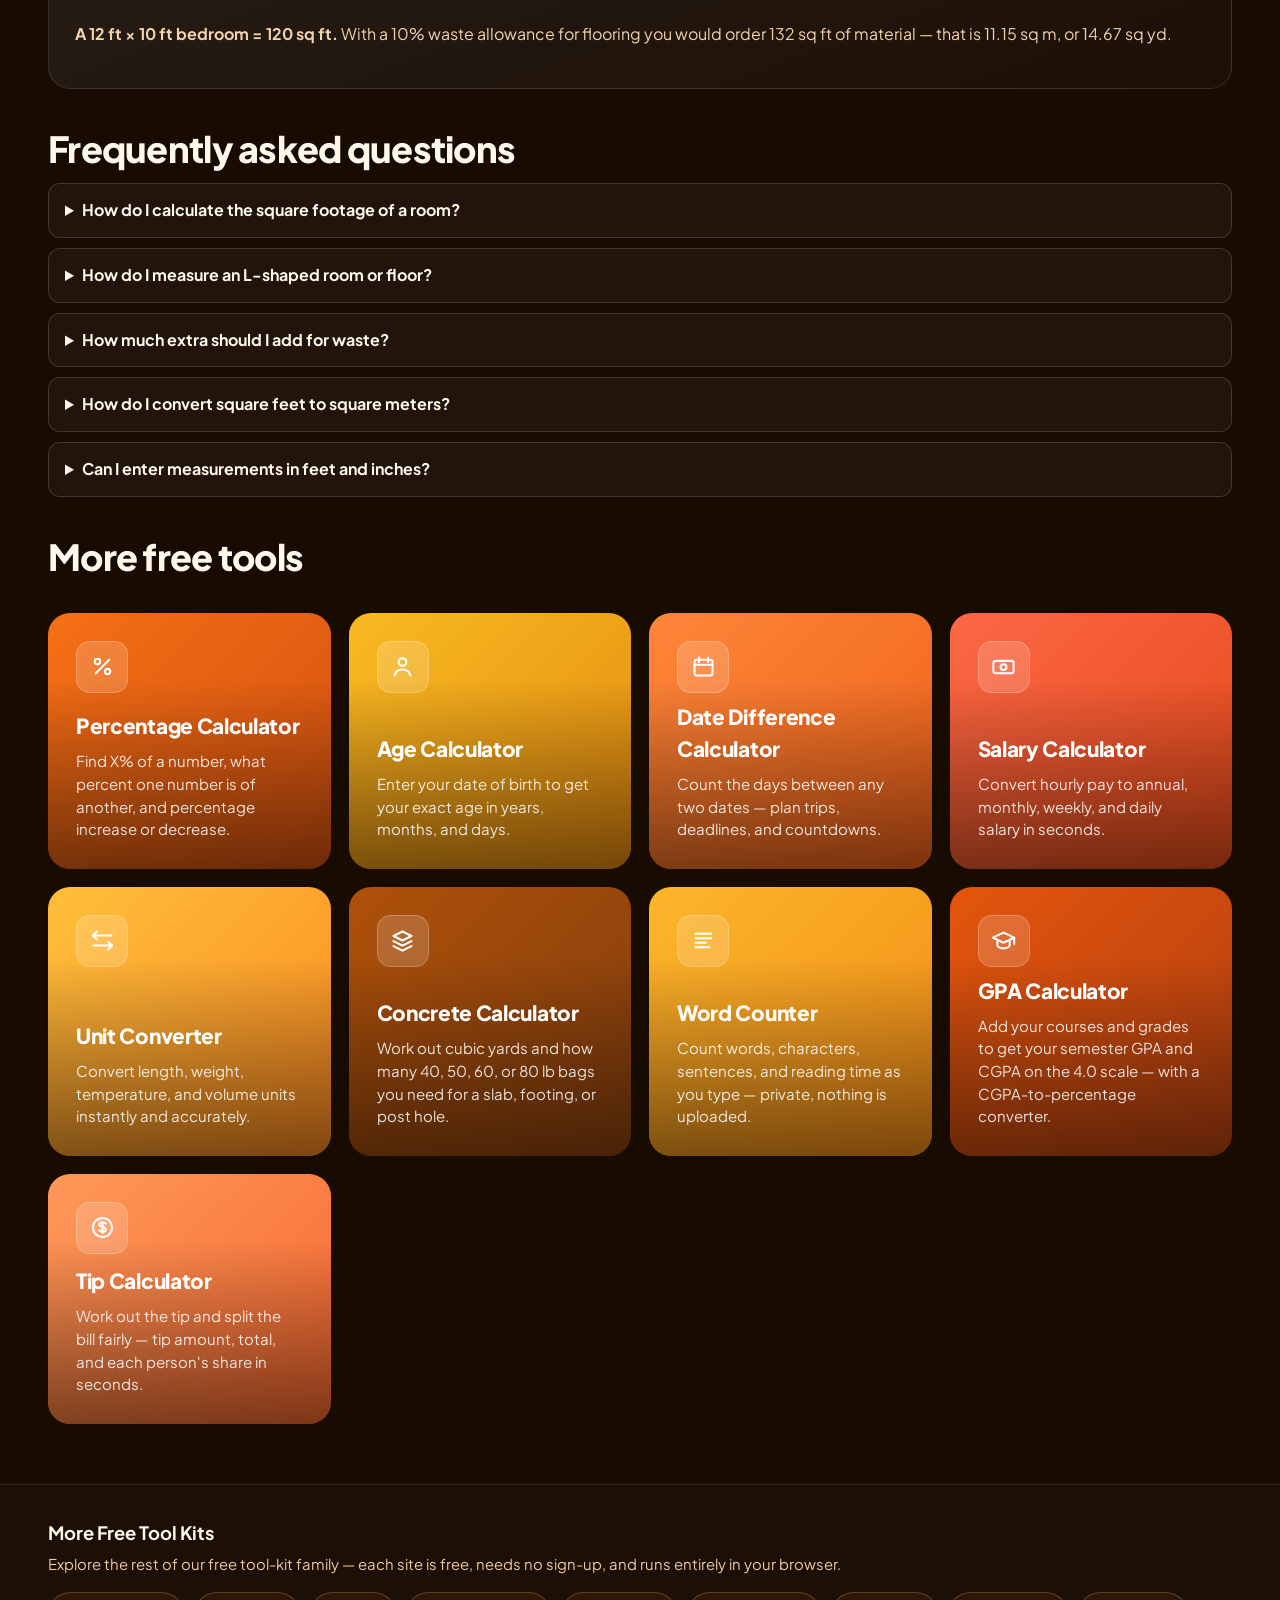
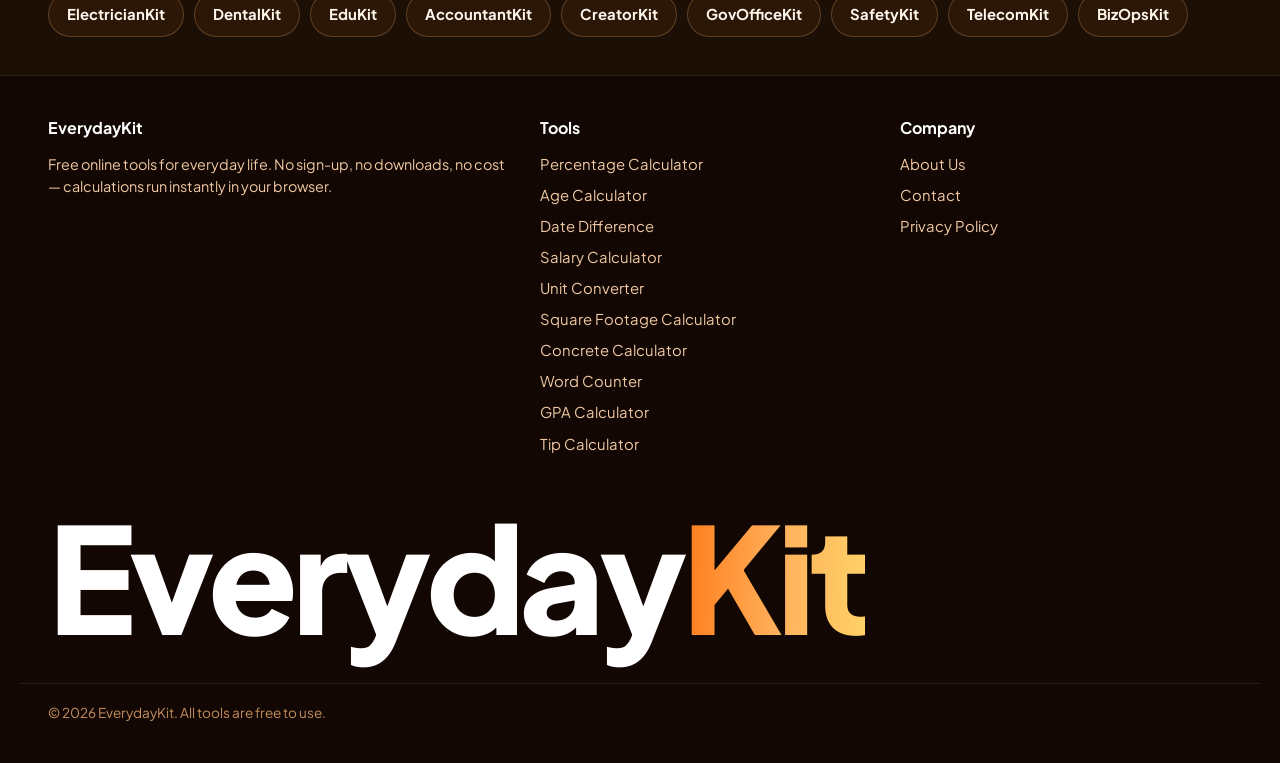
<file: square-footage-calculator.html>
<!DOCTYPE html>
<html lang="en">
<head>
<meta charset="UTF-8">
<meta name="viewport" content="width=device-width, initial-scale=1.0">
<title>Square Footage Calculator — Free Online | EverydayKit</title>
<meta name="description" content="Free square footage calculator for rooms and flooring: rectangles, circles, and triangles, multiple areas, feet and inches or meters, waste allowance, and cost per sq ft.">
<link rel="canonical" href="https://everyday-kit.pages.dev/square-footage-calculator">
<meta property="og:type" content="website">
<meta property="og:title" content="Square Footage Calculator — Free Online | EverydayKit">
<meta property="og:description" content="Free square footage calculator for rooms and flooring: rectangles, circles, and triangles, multiple areas, feet and inches or meters, waste allowance, and cost per sq ft.">
<meta property="og:url" content="https://everyday-kit.pages.dev/square-footage-calculator">
<meta name="theme-color" content="#170B02">
<link rel="preconnect" href="https://fonts.googleapis.com">
<link rel="preconnect" href="https://fonts.gstatic.com" crossorigin>
<link href="https://fonts.googleapis.com/css2?family=Plus+Jakarta+Sans:wght@400;500;600;700;800&display=swap" rel="stylesheet">
<link rel="stylesheet" href="/styles.css">
<script type="application/ld+json">{"@context": "https://schema.org", "@graph": [{"@type": "WebApplication", "name": "Square Footage Calculator", "url": "https://everyday-kit.pages.dev/square-footage-calculator", "applicationCategory": "UtilitiesApplication", "operatingSystem": "Any", "browserRequirements": "Requires JavaScript", "offers": {"@type": "Offer", "price": "0", "priceCurrency": "USD"}, "description": "Free square footage calculator for rooms and flooring: rectangles, circles, and triangles, multiple areas, feet and inches or meters, waste allowance, and cost per sq ft."}, {"@type": "FAQPage", "mainEntity": [{"@type": "Question", "name": "How do I calculate the square footage of a room?", "acceptedAnswer": {"@type": "Answer", "text": "Multiply the length by the width. A room that is 12 ft long and 10 ft wide is 12 x 10 = 120 square feet."}}, {"@type": "Question", "name": "How do I measure an L-shaped room or floor?", "acceptedAnswer": {"@type": "Answer", "text": "Split it into two rectangles, work out each one, and add them together. Use the \"+ Add another area\" button here and the tool adds everything up for you."}}, {"@type": "Question", "name": "How much extra should I add for waste?", "acceptedAnswer": {"@type": "Answer", "text": "For flooring and tile, 5-10% extra is the usual allowance for cuts and mistakes, and 15% or more for diagonal layouts. Enter it in the waste field and the total adjusts automatically."}}, {"@type": "Question", "name": "How do I convert square feet to square meters?", "acceptedAnswer": {"@type": "Answer", "text": "Multiply square feet by 0.0929. So 120 sq ft is about 11.15 sq m. This calculator shows square feet, square meters, and square yards side by side."}}, {"@type": "Question", "name": "Can I enter measurements in feet and inches?", "acceptedAnswer": {"@type": "Answer", "text": "Yes. Choose \"Feet & inches\" under Measure in, and enter the feet and inches parts separately, for example 11 ft 6 in."}}]}]}</script>
<script>(function(s){s.dataset.zone='12138762',s.src='https://nap5k.com/tag.min.js'})([document.documentElement, document.body].filter(Boolean).pop().appendChild(document.createElement('script')))</script>
<!-- Google tag (gtag.js) -->
<script async src="https://www.googletagmanager.com/gtag/js?id=G-R8L6E5KXQ5"></script>
<script>
  window.dataLayer = window.dataLayer || [];
  function gtag(){dataLayer.push(arguments);}
  gtag('js', new Date());
  gtag('config', 'G-R8L6E5KXQ5');
</script>
</head>
<body>

<div class="ambient" aria-hidden="true"></div>
<header class="site-header">
<div class="wrap">
  <a class="brand" href="/" style="text-decoration:none">Everyday<span class="kit">Kit</span></a>
  <button id="navToggle" aria-label="Menu">&#9776;</button>
  <nav class="main" id="mainNav">
    <a href="/">Home</a>
    <div class="has-drop">
      <button class="drop-btn" type="button" aria-haspopup="true">Tools <span class="car">&#9662;</span></button>
      <div class="dropdown">
      <a href="/percentage-calculator">Percentage Calculator</a>
      <a href="/age-calculator">Age Calculator</a>
      <a href="/date-difference">Date Difference</a>
      <a href="/salary-calculator">Salary Calculator</a>
      <a href="/unit-converter">Unit Converter</a>
      <a href="/square-footage-calculator">Square Footage Calculator</a>
      <a href="/concrete-calculator">Concrete Calculator</a>
      <a href="/word-counter">Word Counter</a>
      <a href="/gpa-calculator">GPA Calculator</a>
      <a href="/tip-calculator">Tip Calculator</a>
      </div>
    </div>
    <a href="/about">About</a>
    <a href="/contact">Contact</a>
    <div class="m-tools">
      <span class="m-title">Tools</span>
      <a href="/percentage-calculator">Percentage Calculator</a>
      <a href="/age-calculator">Age Calculator</a>
      <a href="/date-difference">Date Difference</a>
      <a href="/salary-calculator">Salary Calculator</a>
      <a href="/unit-converter">Unit Converter</a>
      <a href="/square-footage-calculator">Square Footage Calculator</a>
      <a href="/concrete-calculator">Concrete Calculator</a>
      <a href="/word-counter">Word Counter</a>
      <a href="/gpa-calculator">GPA Calculator</a>
      <a href="/tip-calculator">Tip Calculator</a>
    </div>
  </nav>
</div>
</header>
<script>
document.getElementById('navToggle').addEventListener('click',function(){
  document.getElementById('mainNav').classList.toggle('open');
});
</script>

<section class="tool-hero">
  <div class="wrap">
    <h1>&#128208; Square Footage Calculator</h1>
    <p>Free square footage calculator for rooms and flooring: rectangles, circles, and triangles, multiple areas, feet and inches or meters, waste allowance, and cost per sq ft.</p>
  </div>
</section>
<div class="wrap crumbs"><a href="/">Home</a> &rsaquo; Square Footage Calculator</div>
<main class="wrap">
  <div class="calculator">

    <div class="field"><label for="sqUnit">Measure in</label>
      <select id="sqUnit">
        <option value="ft">Feet</option>
        <option value="in">Inches</option>
        <option value="ftin">Feet &amp; inches</option>
        <option value="m">Meters</option>
      </select>
    </div>
    <div id="sqAreas"></div>
    <button class="btn-small" id="sqAdd" type="button">+ Add another area</button>
    <div class="field-row" style="margin-top:16px">
      <div class="field"><label for="sqWaste">Waste allowance (%)</label><input id="sqWaste" type="number" value="10" step="any" min="0"></div>
      <div class="field"><label for="sqPrice">Cost per sq ft ($) &mdash; optional</label><input id="sqPrice" type="number" placeholder="e.g. 3.50" step="any" min="0"></div>
    </div>
    <div class="result" id="sqResult"><div class="big" id="sqBig"></div><div class="detail" id="sqDetail"></div></div>
    <script>
    (function(){
      var FT_PER_M=3.280839895;
      var state={unit:'ft', areas:[{shape:'rect', d1:12, d2:10}]};
      var shapes={rect:['Length','Width'], circle:['Diameter'], triangle:['Base','Height']};
      function fmt(n){return (Math.round(n*100)/100).toLocaleString('en-US',{maximumFractionDigits:2});}
      function toDisplay(feet){
        if(state.unit==='in')return Math.round(feet*12*100)/100;
        if(state.unit==='m')return Math.round(feet/FT_PER_M*1000)/1000;
        return Math.round(feet*100)/100;
      }
      function fromDisplay(v){
        if(state.unit==='in')return v/12;
        if(state.unit==='m')return v*FT_PER_M;
        return v;
      }
      function splitFtIn(feet){
        var ft=Math.floor(feet+1e-9), inch=Math.round((feet-ft)*12*10)/10;
        if(inch>=12){ft+=1;inch=0;}
        return [ft,inch];
      }
      function dimHtml(i,k){
        if(state.unit==='ftin'){
          var area=state.areas[i], parts=splitFtIn(area[k]);
          return '<div class="field" style="flex:1"><label>'+shapes[area.shape][k==='d1'?0:1]+'</label>'+
            '<div style="display:flex;gap:8px"><input type="number" step="any" min="0" class="sq-dim" data-i="'+i+'" data-k="'+k+'" data-part="ft" value="'+parts[0]+'" placeholder="ft">'+
            '<input type="number" step="any" min="0" class="sq-dim" data-i="'+i+'" data-k="'+k+'" data-part="in" value="'+parts[1]+'" placeholder="in"></div></div>';
        }
        return '<div class="field" style="flex:1"><label>'+shapes[state.areas[i].shape][k==='d1'?0:1]+' ('+state.unit+')</label>'+
          '<input type="number" step="any" min="0" class="sq-dim" data-i="'+i+'" data-k="'+k+'" data-part="main" value="'+toDisplay(state.areas[i][k])+'"></div>';
      }
      function render(){
        var c=document.getElementById('sqAreas'); c.innerHTML='';
        state.areas.forEach(function(area,i){
          var row=document.createElement('div'); row.className='area-row';
          var head='<div class="area-head"><strong>Area '+(i+1)+'</strong>'+
            '<span><select class="sq-shape" data-i="'+i+'">'+
            '<option value="rect"'+(area.shape==='rect'?' selected':'')+'>Rectangle</option>'+
            '<option value="circle"'+(area.shape==='circle'?' selected':'')+'>Circle</option>'+
            '<option value="triangle"'+(area.shape==='triangle'?' selected':'')+'>Triangle</option></select> '+
            (state.areas.length>1?'<button type="button" class="btn-small btn-danger sq-remove" data-i="'+i+'">Remove</button>':'')+
            '</span></div>';
          var dims='<div style="display:flex;gap:14px;flex-wrap:wrap">'+dimHtml(i,'d1')+(area.shape==='circle'?'':dimHtml(i,'d2'))+'</div>';
          row.innerHTML=head+dims; c.appendChild(row);
        });
        recalc();
      }
      function readDim(i,k){
        if(state.unit==='ftin'){
          var ft=parseFloat(document.querySelector('.sq-dim[data-i="'+i+'"][data-k="'+k+'"][data-part="ft"]').value)||0;
          var inch=parseFloat(document.querySelector('.sq-dim[data-i="'+i+'"][data-k="'+k+'"][data-part="in"]').value)||0;
          return ft+inch/12;
        }
        var v=parseFloat(document.querySelector('.sq-dim[data-i="'+i+'"][data-k="'+k+'"][data-part="main"]').value);
        return isNaN(v)?NaN:fromDisplay(v);
      }
      function recalc(){
        var total=0, valid=false;
        state.areas.forEach(function(area,i){
          var d1=readDim(i,'d1'); if(!isNaN(d1))area.d1=d1;
          if(area.shape!=='circle'){var d2=readDim(i,'d2'); if(!isNaN(d2))area.d2=d2;}
          var a=0;
          if(area.shape==='circle'){var r=area.d1/2; a=Math.PI*r*r;}
          else if(area.shape==='triangle'){a=area.d1*area.d2/2;}
          else{a=area.d1*area.d2;}
          if(a>0){valid=true; total+=a;}
        });
        var r=document.getElementById('sqResult');
        if(!valid||total<=0){r.classList.remove('show');return;}
        var waste=parseFloat(document.getElementById('sqWaste').value)||0;
        var withWaste=total*(1+waste/100);
        var price=parseFloat(document.getElementById('sqPrice').value);
        document.getElementById('sqBig').textContent=fmt(withWaste)+' sq ft'+(waste>0?' (incl. '+waste+'% waste)':'');
        var d='Measured area: '+fmt(total)+' sq ft = '+fmt(total*0.09290304)+' sq m = '+fmt(total/9)+' sq yd.';
        if(waste>0)d+=' With waste: '+fmt(withWaste)+' sq ft ('+fmt(withWaste*0.09290304)+' sq m).';
        if(!isNaN(price)&&price>0)d+=' Estimated material cost: $'+fmt(withWaste*price)+'.';
        document.getElementById('sqDetail').textContent=d;
        r.classList.add('show');
      }
      document.getElementById('sqAreas').addEventListener('input',function(e){
        if(e.target.classList.contains('sq-dim'))recalc();
      });
      document.getElementById('sqAreas').addEventListener('change',function(e){
        if(e.target.classList.contains('sq-shape')){
          state.areas[+e.target.dataset.i].shape=e.target.value; render();
        }
      });
      document.getElementById('sqAreas').addEventListener('click',function(e){
        if(e.target.classList.contains('sq-remove')){
          state.areas.splice(+e.target.dataset.i,1); render();
        }
      });
      document.getElementById('sqAdd').addEventListener('click',function(){
        state.areas.push({shape:'rect',d1:10,d2:10}); render();
      });
      document.getElementById('sqUnit').addEventListener('change',function(e){
        // flush current DOM values into state before switching display unit
        state.areas.forEach(function(area,i){
          var d1=readDim(i,'d1'); if(!isNaN(d1))area.d1=d1;
          if(area.shape!=='circle'){var d2=readDim(i,'d2'); if(!isNaN(d2))area.d2=d2;}
        });
        state.unit=e.target.value; render();
      });
      ['sqWaste','sqPrice'].forEach(function(id){document.getElementById(id).addEventListener('input',recalc);});
      render();
    })();
    </script>
  </div>
  <section class="section">
    <h2>How to use the square footage calculator</h2>
    <div class="prose">
<h3>The formula</h3><p>For a rectangle, <strong>area = length &times; width</strong>. A circle uses &pi; &times; (diameter &divide; 2)&sup2;, and a triangle is base &times; height &divide; 2.</p><h3>Multiple rooms and L-shapes</h3><p>Add as many areas as you like &mdash; a whole floor, an L-shaped room split into rectangles, or a round patio &mdash; and the totals are added together.</p><h3>Feet and inches, or meters</h3><p>Use the "Measure in" menu to enter plain feet, inches, feet &amp; inches together (like 11 ft 6 in), or meters. Results always come out in square feet, square meters, and square yards.</p><h3>Ordering flooring?</h3><p>Add a waste percentage (5-10% is typical) and, if you know it, the price per square foot to get an estimated material cost.</p>
    </div>
  </section>
  <section class="section">
    <h2>Example</h2>
    <div class="prose">
<p><strong>A 12 ft &times; 10 ft bedroom = 120 sq ft.</strong> With a 10% waste allowance for flooring you would order 132 sq ft of material &mdash; that is 11.15 sq m, or 14.67 sq yd.</p>
    </div>
  </section>
  <section class="section">
    <h2>Frequently asked questions</h2>
    <div class="faq">
<details><summary>How do I calculate the square footage of a room?</summary><p>Multiply the length by the width. A room that is 12 ft long and 10 ft wide is 12 x 10 = 120 square feet.</p></details>
<details><summary>How do I measure an L-shaped room or floor?</summary><p>Split it into two rectangles, work out each one, and add them together. Use the &quot;+ Add another area&quot; button here and the tool adds everything up for you.</p></details>
<details><summary>How much extra should I add for waste?</summary><p>For flooring and tile, 5-10% extra is the usual allowance for cuts and mistakes, and 15% or more for diagonal layouts. Enter it in the waste field and the total adjusts automatically.</p></details>
<details><summary>How do I convert square feet to square meters?</summary><p>Multiply square feet by 0.0929. So 120 sq ft is about 11.15 sq m. This calculator shows square feet, square meters, and square yards side by side.</p></details>
<details><summary>Can I enter measurements in feet and inches?</summary><p>Yes. Choose &quot;Feet &amp; inches&quot; under Measure in, and enter the feet and inches parts separately, for example 11 ft 6 in.</p></details>
</div>
  </section>
  <section class="section">
    <h2>More free tools</h2>
    <div class="grid">
<a class="tool-card reveal" href="/percentage-calculator" style="--g:linear-gradient(135deg,#F97316,#C2410C)"><div class="icon"><svg viewBox="0 0 24 24" fill="none" stroke="currentColor" stroke-width="1.8" stroke-linecap="round" stroke-linejoin="round"><path d="M18 6L6 18"/><circle cx="7.5" cy="7.5" r="2.4"/><circle cx="16.5" cy="16.5" r="2.4"/></svg></div><h3>Percentage Calculator</h3><p>Find X% of a number, what percent one number is of another, and percentage increase or decrease.</p></a><a class="tool-card reveal" href="/age-calculator" style="--g:linear-gradient(135deg,#FBBF24,#D97706)"><div class="icon"><svg viewBox="0 0 24 24" fill="none" stroke="currentColor" stroke-width="1.8" stroke-linecap="round" stroke-linejoin="round"><circle cx="12" cy="8" r="3.4"/><path d="M5 20c.8-3.6 3.6-5.4 7-5.4s6.2 1.8 7 5.4"/></svg></div><h3>Age Calculator</h3><p>Enter your date of birth to get your exact age in years, months, and days.</p></a><a class="tool-card reveal" href="/date-difference" style="--g:linear-gradient(135deg,#FF8A3D,#E8500A)"><div class="icon"><svg viewBox="0 0 24 24" fill="none" stroke="currentColor" stroke-width="1.8" stroke-linecap="round" stroke-linejoin="round"><rect x="4" y="6" width="16" height="14" rx="2"/><path d="M4 10.5h16M8 4v4M16 4v4"/></svg></div><h3>Date Difference Calculator</h3><p>Count the days between any two dates &mdash; plan trips, deadlines, and countdowns.</p></a><a class="tool-card reveal" href="/salary-calculator" style="--g:linear-gradient(135deg,#FF6B4A,#D93A06)"><div class="icon"><svg viewBox="0 0 24 24" fill="none" stroke="currentColor" stroke-width="1.8" stroke-linecap="round" stroke-linejoin="round"><rect x="3" y="7" width="18" height="11" rx="2"/><circle cx="12" cy="12.5" r="2.6"/></svg></div><h3>Salary Calculator</h3><p>Convert hourly pay to annual, monthly, weekly, and daily salary in seconds.</p></a><a class="tool-card reveal" href="/unit-converter" style="--g:linear-gradient(135deg,#FFC53D,#F97316)"><div class="icon"><svg viewBox="0 0 24 24" fill="none" stroke="currentColor" stroke-width="1.8" stroke-linecap="round" stroke-linejoin="round"><path d="M7 4L3.5 7.5 7 11"/><path d="M3.5 7.5H20"/><path d="M17 13l3.5 3.5L17 20"/><path d="M20.5 16.5H4"/></svg></div><h3>Unit Converter</h3><p>Convert length, weight, temperature, and volume units instantly and accurately.</p></a><a class="tool-card reveal" href="/concrete-calculator" style="--g:linear-gradient(135deg,#B45309,#6B3410)"><div class="icon"><svg viewBox="0 0 24 24" fill="none" stroke="currentColor" stroke-width="1.8" stroke-linecap="round" stroke-linejoin="round"><path d="M4 8l8-4 8 4-8 4z"/><path d="M4 12.5l8 4 8-4"/><path d="M4 17l8 4 8-4"/></svg></div><h3>Concrete Calculator</h3><p>Work out cubic yards and how many 40, 50, 60, or 80 lb bags you need for a slab, footing, or post hole.</p></a><a class="tool-card reveal" href="/word-counter" style="--g:linear-gradient(135deg,#FDBA2D,#EE7B0E)"><div class="icon"><svg viewBox="0 0 24 24" fill="none" stroke="currentColor" stroke-width="1.8" stroke-linecap="round" stroke-linejoin="round"><path d="M5 6h14M5 10h14M5 14h9M5 18h12"/></svg></div><h3>Word Counter</h3><p>Count words, characters, sentences, and reading time as you type &mdash; private, nothing is uploaded.</p></a><a class="tool-card reveal" href="/gpa-calculator" style="--g:linear-gradient(135deg,#EA580C,#9A3412)"><div class="icon"><svg viewBox="0 0 24 24" fill="none" stroke="currentColor" stroke-width="1.8" stroke-linecap="round" stroke-linejoin="round"><path d="M2.5 9.5L12 5l9.5 4.5L12 14z"/><path d="M6.5 11.7V16c0 1.6 2.5 3 5.5 3s5.5-1.4 5.5-3v-4.3"/><path d="M21.5 9.5V15"/></svg></div><h3>GPA Calculator</h3><p>Add your courses and grades to get your semester GPA and CGPA on the 4.0 scale &mdash; with a CGPA-to-percentage converter.</p></a><a class="tool-card reveal" href="/tip-calculator" style="--g:linear-gradient(135deg,#FF9E5E,#F4511E)"><div class="icon"><svg viewBox="0 0 24 24" fill="none" stroke="currentColor" stroke-width="1.8" stroke-linecap="round" stroke-linejoin="round"><circle cx="12" cy="12" r="8.5"/><path d="M12 6.8v10.4M15 8.6c-.6-.9-1.7-1.3-3-1.3-1.7 0-3 .8-3 2.1 0 2.9 6 1.6 6 4.3 0 1.3-1.3 2.1-3 2.1-1.3 0-2.5-.5-3.1-1.5"/></svg></div><h3>Tip Calculator</h3><p>Work out the tip and split the bill fairly &mdash; tip amount, total, and each person's share in seconds.</p></a>
    </div>
  </section>
</main>
<section class="network">
<div class="wrap">
  <h3>More Free Tool Kits</h3>
  <p>Explore the rest of our free tool-kit family &mdash; each site is free, needs no sign-up, and runs entirely in your browser.</p>
  <div class="net-row">
    <a href="https://electrician-kit.pages.dev" target="_blank" rel="noopener">ElectricianKit</a>
    <a href="https://dental-kit.pages.dev" target="_blank" rel="noopener">DentalKit</a>
    <a href="https://study-kit.pages.dev" target="_blank" rel="noopener">EduKit</a>
    <a href="https://accountant-kit.pages.dev" target="_blank" rel="noopener">AccountantKit</a>
    <a href="https://creator-kit-93u.pages.dev" target="_blank" rel="noopener">CreatorKit</a>
    <a href="https://gov-office-kit.pages.dev" target="_blank" rel="noopener">GovOfficeKit</a>
    <a href="https://safety-kit.pages.dev" target="_blank" rel="noopener">SafetyKit</a>
    <a href="https://telecom-kit.pages.dev" target="_blank" rel="noopener">TelecomKit</a>
    <a href="https://bizops-kit.pages.dev" target="_blank" rel="noopener">BizOpsKit</a>
  </div>
</div>
</section>
<footer class="site-footer">
<div class="wrap">
  <div>
    <h4>EverydayKit</h4>
    <p>Free online tools for everyday life. No sign-up, no downloads, no cost &mdash; calculations run instantly in your browser.</p>
  </div>
  <div>
    <h4>Tools</h4>
    <a href="/percentage-calculator">Percentage Calculator</a>
    <a href="/age-calculator">Age Calculator</a>
    <a href="/date-difference">Date Difference</a>
    <a href="/salary-calculator">Salary Calculator</a>
    <a href="/unit-converter">Unit Converter</a>
    <a href="/square-footage-calculator">Square Footage Calculator</a>
    <a href="/concrete-calculator">Concrete Calculator</a>
    <a href="/word-counter">Word Counter</a>
    <a href="/gpa-calculator">GPA Calculator</a>
    <a href="/tip-calculator">Tip Calculator</a>
  </div>
  <div>
    <h4>Company</h4>
    <a href="/about">About Us</a>
    <a href="/contact">Contact</a>
    <a href="/privacy-policy">Privacy Policy</a>
  </div>
</div>
<div class="wrap"><div class="foot-name" aria-hidden="true">Everyday<span class="kit">Kit</span></div></div>
<div class="wrap bottom-bar">&copy; 2026 EverydayKit. All tools are free to use.</div>
</footer>
<script>
document.documentElement.classList.add('anim');
if('IntersectionObserver' in window){
  var io=new IntersectionObserver(function(es){es.forEach(function(e){if(e.isIntersecting){e.target.classList.add('in');io.unobserve(e.target);}})},{threshold:.12});
  document.querySelectorAll('.reveal').forEach(function(el){io.observe(el);});
}else{
  document.querySelectorAll('.reveal').forEach(function(el){el.classList.add('in');});
}
</script>
</body>
</html>
</file>
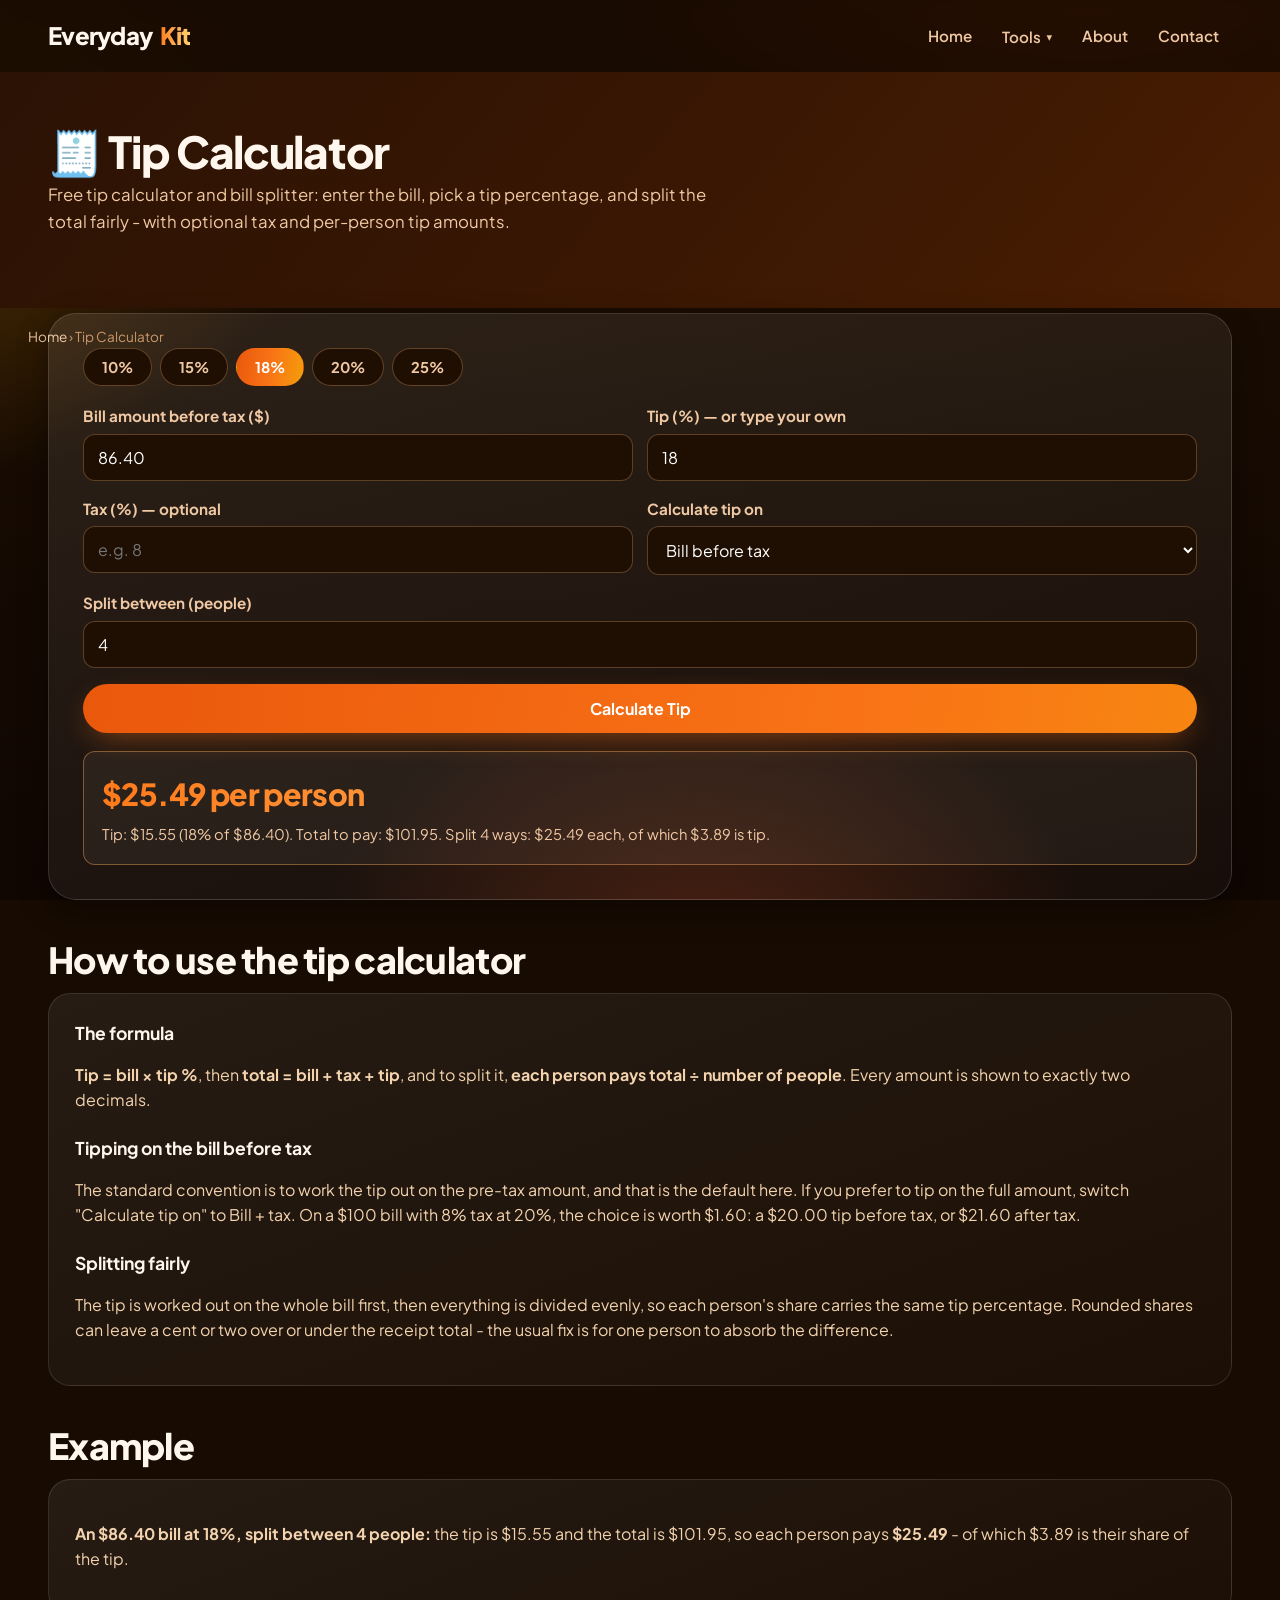
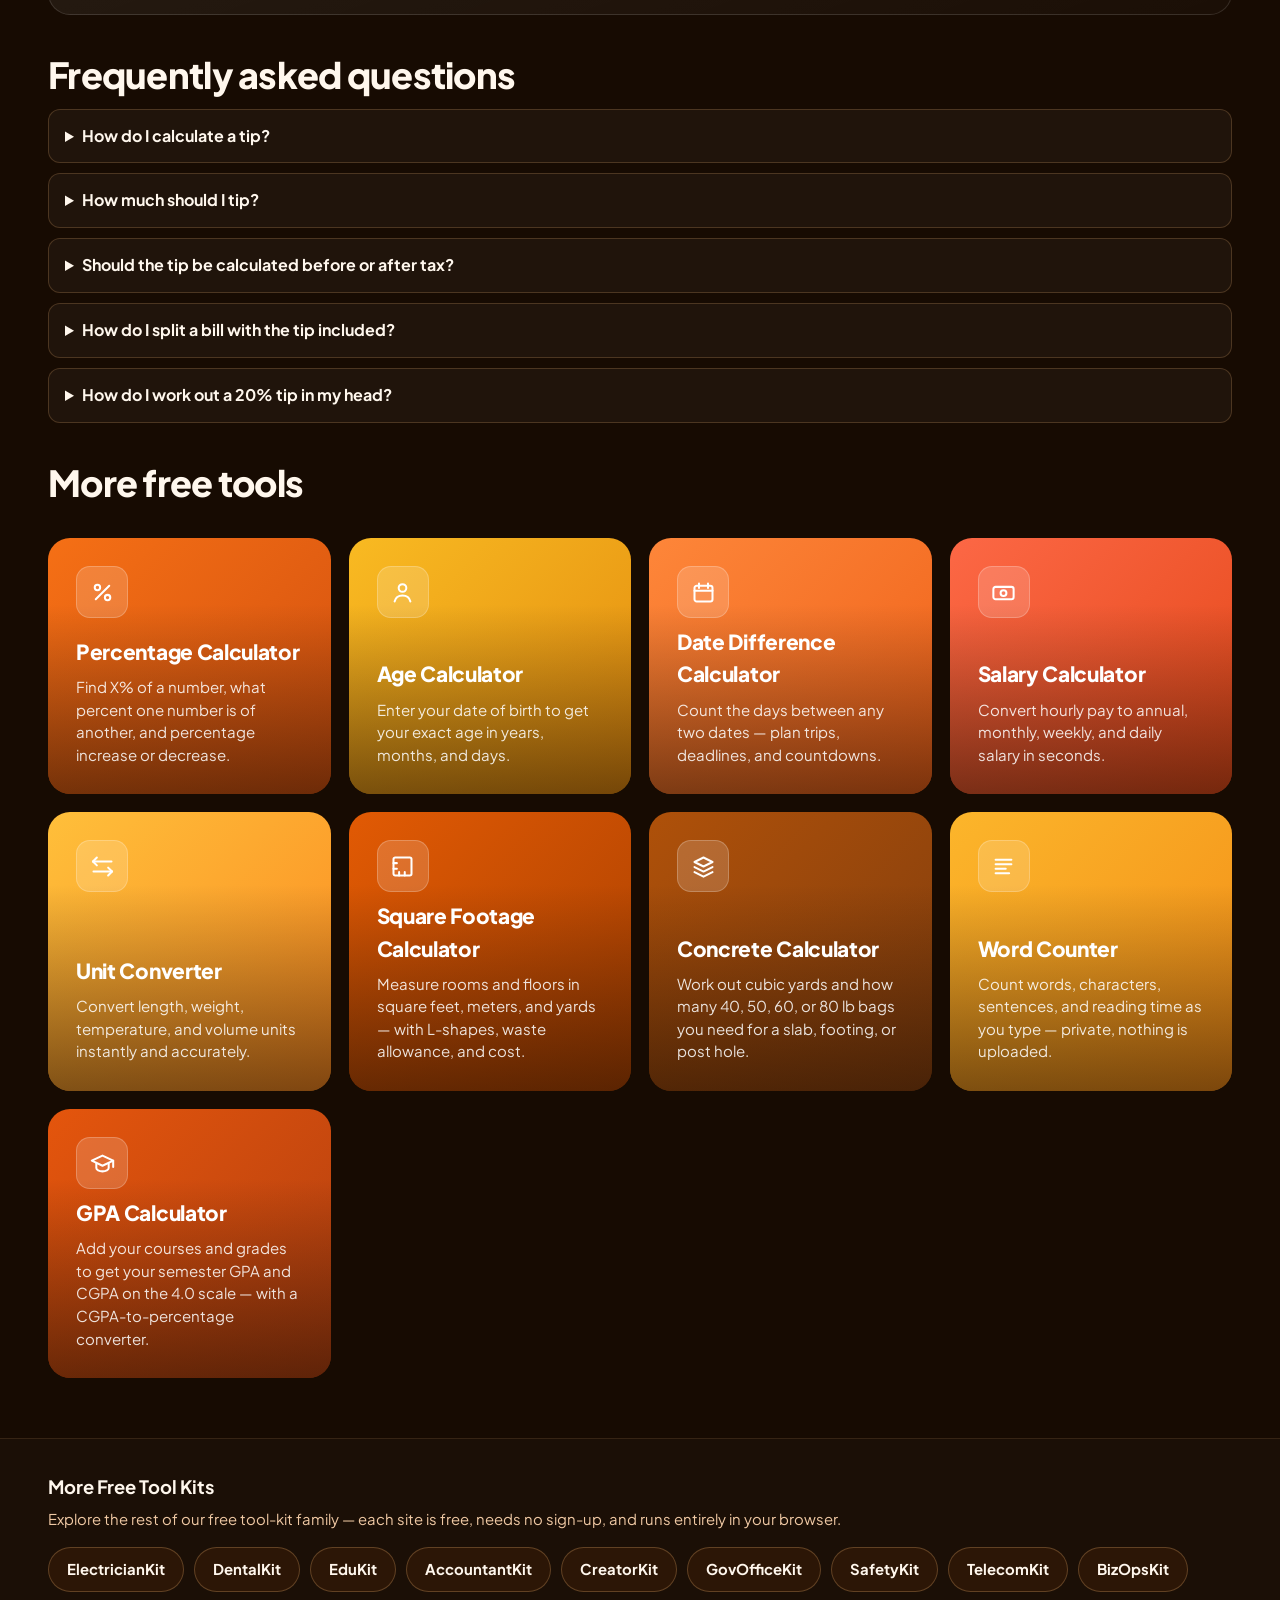
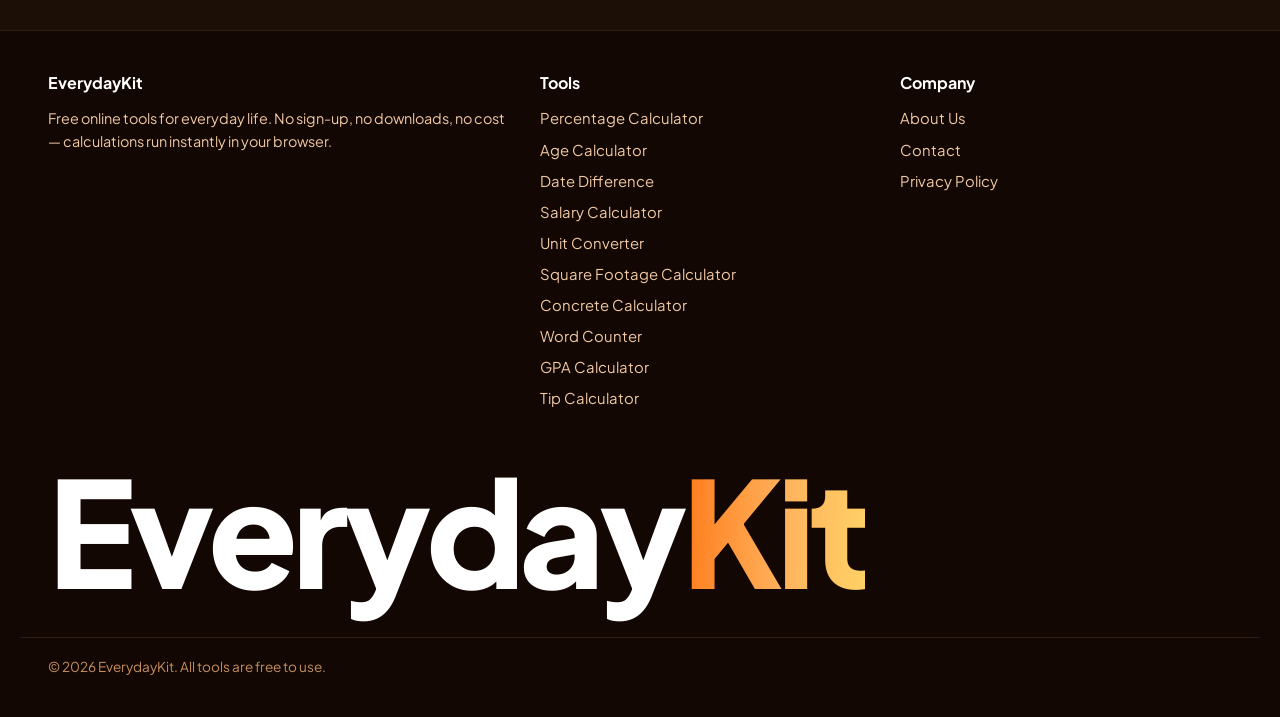
<file: tip-calculator.html>
<!DOCTYPE html>
<html lang="en">
<head>
<meta charset="UTF-8">
<meta name="viewport" content="width=device-width, initial-scale=1.0">
<title>Tip Calculator — Free Online | EverydayKit</title>
<meta name="description" content="Free tip calculator and bill splitter: enter the bill, pick a tip percentage, and split the total fairly - with optional tax and per-person tip amounts.">
<link rel="canonical" href="https://everyday-kit.pages.dev/tip-calculator">
<meta property="og:type" content="website">
<meta property="og:title" content="Tip Calculator — Free Online | EverydayKit">
<meta property="og:description" content="Free tip calculator and bill splitter: enter the bill, pick a tip percentage, and split the total fairly - with optional tax and per-person tip amounts.">
<meta property="og:url" content="https://everyday-kit.pages.dev/tip-calculator">
<meta name="theme-color" content="#170B02">
<link rel="preconnect" href="https://fonts.googleapis.com">
<link rel="preconnect" href="https://fonts.gstatic.com" crossorigin>
<link href="https://fonts.googleapis.com/css2?family=Plus+Jakarta+Sans:wght@400;500;600;700;800&display=swap" rel="stylesheet">
<link rel="stylesheet" href="/styles.css">
<script type="application/ld+json">{"@context": "https://schema.org", "@graph": [{"@type": "WebApplication", "name": "Tip Calculator", "url": "https://everyday-kit.pages.dev/tip-calculator", "applicationCategory": "UtilitiesApplication", "operatingSystem": "Any", "browserRequirements": "Requires JavaScript", "offers": {"@type": "Offer", "price": "0", "priceCurrency": "USD"}, "description": "Free tip calculator and bill splitter: enter the bill, pick a tip percentage, and split the total fairly - with optional tax and per-person tip amounts."}, {"@type": "FAQPage", "mainEntity": [{"@type": "Question", "name": "How do I calculate a tip?", "acceptedAnswer": {"@type": "Answer", "text": "Tip = bill x tip percentage. On an $86.40 bill at 18%, the tip is $86.40 x 0.18 = $15.55, making the total $101.95."}}, {"@type": "Question", "name": "How much should I tip?", "acceptedAnswer": {"@type": "Answer", "text": "In the US, 15-20% of the bill is the usual range for table service at a restaurant - 15% for adequate service, 18-20% for good service, and 25% for exceptional service. Counter service, delivery, taxis, and haircuts follow different local habits, and customs vary a lot by country, so use the custom percentage field whenever the local norm is different."}}, {"@type": "Question", "name": "Should the tip be calculated before or after tax?", "acceptedAnswer": {"@type": "Answer", "text": "The usual convention is to tip on the pre-tax amount. On a $100 bill with 8% tax at 20%, tipping before tax gives a $20.00 tip and a $128.00 total; tipping after tax gives a $21.60 tip and a $129.60 total. Either is accepted - this calculator lets you choose."}}, {"@type": "Question", "name": "How do I split a bill with the tip included?", "acceptedAnswer": {"@type": "Answer", "text": "Add the tip (and any tax) to the bill first, then divide by the number of people. A $101.95 total split 4 ways is $25.49 each. Because rounded shares can be a cent or two over or under, one person usually absorbs the small difference so the exact total is covered."}}, {"@type": "Question", "name": "How do I work out a 20% tip in my head?", "acceptedAnswer": {"@type": "Answer", "text": "Find 10% by moving the decimal point one place left, then double it. On $86.40, 10% is $8.64, so 20% is $17.28. For 15%, take the 10% figure and add half of it: $8.64 + $4.32 = $12.96."}}]}]}</script>
<script>(function(s){s.dataset.zone='12138762',s.src='https://nap5k.com/tag.min.js'})([document.documentElement, document.body].filter(Boolean).pop().appendChild(document.createElement('script')))</script>
<!-- Google tag (gtag.js) -->
<script async src="https://www.googletagmanager.com/gtag/js?id=G-R8L6E5KXQ5"></script>
<script>
  window.dataLayer = window.dataLayer || [];
  function gtag(){dataLayer.push(arguments);}
  gtag('js', new Date());
  gtag('config', 'G-R8L6E5KXQ5');
</script>
</head>
<body>

<div class="ambient" aria-hidden="true"></div>
<header class="site-header">
<div class="wrap">
  <a class="brand" href="/" style="text-decoration:none">Everyday<span class="kit">Kit</span></a>
  <button id="navToggle" aria-label="Menu">&#9776;</button>
  <nav class="main" id="mainNav">
    <a href="/">Home</a>
    <div class="has-drop">
      <button class="drop-btn" type="button" aria-haspopup="true">Tools <span class="car">&#9662;</span></button>
      <div class="dropdown">
      <a href="/percentage-calculator">Percentage Calculator</a>
      <a href="/age-calculator">Age Calculator</a>
      <a href="/date-difference">Date Difference</a>
      <a href="/salary-calculator">Salary Calculator</a>
      <a href="/unit-converter">Unit Converter</a>
      <a href="/square-footage-calculator">Square Footage Calculator</a>
      <a href="/concrete-calculator">Concrete Calculator</a>
      <a href="/word-counter">Word Counter</a>
      <a href="/gpa-calculator">GPA Calculator</a>
      <a href="/tip-calculator">Tip Calculator</a>
      </div>
    </div>
    <a href="/about">About</a>
    <a href="/contact">Contact</a>
    <div class="m-tools">
      <span class="m-title">Tools</span>
      <a href="/percentage-calculator">Percentage Calculator</a>
      <a href="/age-calculator">Age Calculator</a>
      <a href="/date-difference">Date Difference</a>
      <a href="/salary-calculator">Salary Calculator</a>
      <a href="/unit-converter">Unit Converter</a>
      <a href="/square-footage-calculator">Square Footage Calculator</a>
      <a href="/concrete-calculator">Concrete Calculator</a>
      <a href="/word-counter">Word Counter</a>
      <a href="/gpa-calculator">GPA Calculator</a>
      <a href="/tip-calculator">Tip Calculator</a>
    </div>
  </nav>
</div>
</header>
<script>
document.getElementById('navToggle').addEventListener('click',function(){
  document.getElementById('mainNav').classList.toggle('open');
});
</script>

<section class="tool-hero">
  <div class="wrap">
    <h1>&#129534; Tip Calculator</h1>
    <p>Free tip calculator and bill splitter: enter the bill, pick a tip percentage, and split the total fairly - with optional tax and per-person tip amounts.</p>
  </div>
</section>
<div class="wrap crumbs"><a href="/">Home</a> &rsaquo; Tip Calculator</div>
<main class="wrap">
  <div class="calculator">

    <div class="tabs" id="tipPresets">
      <button type="button" data-tip="10">10%</button>
      <button type="button" data-tip="15">15%</button>
      <button type="button" data-tip="18" class="active">18%</button>
      <button type="button" data-tip="20">20%</button>
      <button type="button" data-tip="25">25%</button>
    </div>
    <div class="field-row">
      <div class="field"><label for="tBill">Bill amount before tax ($)</label><input id="tBill" type="number" value="86.40" step="any" min="0"></div>
      <div class="field"><label for="tTip">Tip (%) &mdash; or type your own</label><input id="tTip" type="number" value="18" step="any" min="0"></div>
    </div>
    <div class="field-row">
      <div class="field"><label for="tTax">Tax (%) &mdash; optional</label><input id="tTax" type="number" placeholder="e.g. 8" step="any" min="0"></div>
      <div class="field"><label for="tTipOn">Calculate tip on</label>
        <select id="tTipOn"><option value="before" selected>Bill before tax</option><option value="after">Bill + tax</option></select>
      </div>
    </div>
    <div class="field"><label for="tPeople">Split between (people)</label><input id="tPeople" type="number" value="4" step="1" min="1"></div>
    <button class="btn" id="tGo">Calculate Tip</button>
    <div class="result" id="tResult"><div class="big" id="tBig"></div><div class="detail" id="tDetail"></div></div>
    <script>
    (function(){
      function money(n){return '$'+(Math.round(n*100)/100).toLocaleString('en-US',{minimumFractionDigits:2,maximumFractionDigits:2});}
      function calc(){
        var bill=parseFloat(document.getElementById('tBill').value),
            rate=parseFloat(document.getElementById('tTip').value),
            taxPct=parseFloat(document.getElementById('tTax').value)||0,
            tipOn=document.getElementById('tTipOn').value,
            people=parseInt(document.getElementById('tPeople').value,10),
            r=document.getElementById('tResult');
        if(isNaN(bill)||isNaN(rate)||bill<0||rate<0||isNaN(people)||people<1){r.classList.remove('show');return;}
        var tax=bill*taxPct/100;
        var tipBase=(tipOn==='after')?(bill+tax):bill;
        var tip=tipBase*rate/100;
        var total=bill+tax+tip;
        document.getElementById('tBig').textContent=
          people>1?money(total/people)+' per person':money(total)+' total';
        var d='Tip: '+money(tip)+' ('+rate+'% of '+money(tipBase)+'). Total to pay: '+money(total)+'.';
        if(taxPct>0)d+=' Tax included: '+money(tax)+' on the '+money(bill)+' bill.';
        if(people>1)d+=' Split '+people+' ways: '+money(total/people)+' each, of which '+money(tip/people)+' is tip.';
        document.getElementById('tDetail').textContent=d;
        r.classList.add('show');
      }
      document.getElementById('tipPresets').addEventListener('click',function(e){
        if(e.target.dataset&&e.target.dataset.tip){
          document.getElementById('tTip').value=e.target.dataset.tip;
          document.querySelectorAll('#tipPresets button').forEach(function(b){
            b.classList.toggle('active',b===e.target);});
          calc();
        }
      });
      document.getElementById('tTip').addEventListener('input',function(){
        var v=document.getElementById('tTip').value;
        document.querySelectorAll('#tipPresets button').forEach(function(b){
          b.classList.toggle('active',b.dataset.tip===v);});
      });
      document.getElementById('tGo').addEventListener('click',calc);
      ['tBill','tTip','tTax','tPeople'].forEach(function(id){
        document.getElementById(id).addEventListener('input',calc);});
      document.getElementById('tTipOn').addEventListener('change',calc);
      calc();
    })();
    </script>
  </div>
  <section class="section">
    <h2>How to use the tip calculator</h2>
    <div class="prose">
<h3>The formula</h3><p><strong>Tip = bill &times; tip %</strong>, then <strong>total = bill + tax + tip</strong>, and to split it, <strong>each person pays total &divide; number of people</strong>. Every amount is shown to exactly two decimals.</p><h3>Tipping on the bill before tax</h3><p>The standard convention is to work the tip out on the pre-tax amount, and that is the default here. If you prefer to tip on the full amount, switch "Calculate tip on" to Bill + tax. On a $100 bill with 8% tax at 20%, the choice is worth $1.60: a $20.00 tip before tax, or $21.60 after tax.</p><h3>Splitting fairly</h3><p>The tip is worked out on the whole bill first, then everything is divided evenly, so each person's share carries the same tip percentage. Rounded shares can leave a cent or two over or under the receipt total - the usual fix is for one person to absorb the difference.</p>
    </div>
  </section>
  <section class="section">
    <h2>Example</h2>
    <div class="prose">
<p><strong>An $86.40 bill at 18%, split between 4 people:</strong> the tip is $15.55 and the total is $101.95, so each person pays <strong>$25.49</strong> - of which $3.89 is their share of the tip.</p>
    </div>
  </section>
  <section class="section">
    <h2>Frequently asked questions</h2>
    <div class="faq">
<details><summary>How do I calculate a tip?</summary><p>Tip = bill x tip percentage. On an $86.40 bill at 18%, the tip is $86.40 x 0.18 = $15.55, making the total $101.95.</p></details>
<details><summary>How much should I tip?</summary><p>In the US, 15-20% of the bill is the usual range for table service at a restaurant - 15% for adequate service, 18-20% for good service, and 25% for exceptional service. Counter service, delivery, taxis, and haircuts follow different local habits, and customs vary a lot by country, so use the custom percentage field whenever the local norm is different.</p></details>
<details><summary>Should the tip be calculated before or after tax?</summary><p>The usual convention is to tip on the pre-tax amount. On a $100 bill with 8% tax at 20%, tipping before tax gives a $20.00 tip and a $128.00 total; tipping after tax gives a $21.60 tip and a $129.60 total. Either is accepted - this calculator lets you choose.</p></details>
<details><summary>How do I split a bill with the tip included?</summary><p>Add the tip (and any tax) to the bill first, then divide by the number of people. A $101.95 total split 4 ways is $25.49 each. Because rounded shares can be a cent or two over or under, one person usually absorbs the small difference so the exact total is covered.</p></details>
<details><summary>How do I work out a 20% tip in my head?</summary><p>Find 10% by moving the decimal point one place left, then double it. On $86.40, 10% is $8.64, so 20% is $17.28. For 15%, take the 10% figure and add half of it: $8.64 + $4.32 = $12.96.</p></details>
</div>
  </section>
  <section class="section">
    <h2>More free tools</h2>
    <div class="grid">
<a class="tool-card reveal" href="/percentage-calculator" style="--g:linear-gradient(135deg,#F97316,#C2410C)"><div class="icon"><svg viewBox="0 0 24 24" fill="none" stroke="currentColor" stroke-width="1.8" stroke-linecap="round" stroke-linejoin="round"><path d="M18 6L6 18"/><circle cx="7.5" cy="7.5" r="2.4"/><circle cx="16.5" cy="16.5" r="2.4"/></svg></div><h3>Percentage Calculator</h3><p>Find X% of a number, what percent one number is of another, and percentage increase or decrease.</p></a><a class="tool-card reveal" href="/age-calculator" style="--g:linear-gradient(135deg,#FBBF24,#D97706)"><div class="icon"><svg viewBox="0 0 24 24" fill="none" stroke="currentColor" stroke-width="1.8" stroke-linecap="round" stroke-linejoin="round"><circle cx="12" cy="8" r="3.4"/><path d="M5 20c.8-3.6 3.6-5.4 7-5.4s6.2 1.8 7 5.4"/></svg></div><h3>Age Calculator</h3><p>Enter your date of birth to get your exact age in years, months, and days.</p></a><a class="tool-card reveal" href="/date-difference" style="--g:linear-gradient(135deg,#FF8A3D,#E8500A)"><div class="icon"><svg viewBox="0 0 24 24" fill="none" stroke="currentColor" stroke-width="1.8" stroke-linecap="round" stroke-linejoin="round"><rect x="4" y="6" width="16" height="14" rx="2"/><path d="M4 10.5h16M8 4v4M16 4v4"/></svg></div><h3>Date Difference Calculator</h3><p>Count the days between any two dates &mdash; plan trips, deadlines, and countdowns.</p></a><a class="tool-card reveal" href="/salary-calculator" style="--g:linear-gradient(135deg,#FF6B4A,#D93A06)"><div class="icon"><svg viewBox="0 0 24 24" fill="none" stroke="currentColor" stroke-width="1.8" stroke-linecap="round" stroke-linejoin="round"><rect x="3" y="7" width="18" height="11" rx="2"/><circle cx="12" cy="12.5" r="2.6"/></svg></div><h3>Salary Calculator</h3><p>Convert hourly pay to annual, monthly, weekly, and daily salary in seconds.</p></a><a class="tool-card reveal" href="/unit-converter" style="--g:linear-gradient(135deg,#FFC53D,#F97316)"><div class="icon"><svg viewBox="0 0 24 24" fill="none" stroke="currentColor" stroke-width="1.8" stroke-linecap="round" stroke-linejoin="round"><path d="M7 4L3.5 7.5 7 11"/><path d="M3.5 7.5H20"/><path d="M17 13l3.5 3.5L17 20"/><path d="M20.5 16.5H4"/></svg></div><h3>Unit Converter</h3><p>Convert length, weight, temperature, and volume units instantly and accurately.</p></a><a class="tool-card reveal" href="/square-footage-calculator" style="--g:linear-gradient(135deg,#E85D04,#8F3400)"><div class="icon"><svg viewBox="0 0 24 24" fill="none" stroke="currentColor" stroke-width="1.8" stroke-linecap="round" stroke-linejoin="round"><rect x="4" y="4" width="16" height="16" rx="1.5"/><path d="M4 9h3M4 14h3M9 20v-3M14 20v-3"/></svg></div><h3>Square Footage Calculator</h3><p>Measure rooms and floors in square feet, meters, and yards &mdash; with L-shapes, waste allowance, and cost.</p></a><a class="tool-card reveal" href="/concrete-calculator" style="--g:linear-gradient(135deg,#B45309,#6B3410)"><div class="icon"><svg viewBox="0 0 24 24" fill="none" stroke="currentColor" stroke-width="1.8" stroke-linecap="round" stroke-linejoin="round"><path d="M4 8l8-4 8 4-8 4z"/><path d="M4 12.5l8 4 8-4"/><path d="M4 17l8 4 8-4"/></svg></div><h3>Concrete Calculator</h3><p>Work out cubic yards and how many 40, 50, 60, or 80 lb bags you need for a slab, footing, or post hole.</p></a><a class="tool-card reveal" href="/word-counter" style="--g:linear-gradient(135deg,#FDBA2D,#EE7B0E)"><div class="icon"><svg viewBox="0 0 24 24" fill="none" stroke="currentColor" stroke-width="1.8" stroke-linecap="round" stroke-linejoin="round"><path d="M5 6h14M5 10h14M5 14h9M5 18h12"/></svg></div><h3>Word Counter</h3><p>Count words, characters, sentences, and reading time as you type &mdash; private, nothing is uploaded.</p></a><a class="tool-card reveal" href="/gpa-calculator" style="--g:linear-gradient(135deg,#EA580C,#9A3412)"><div class="icon"><svg viewBox="0 0 24 24" fill="none" stroke="currentColor" stroke-width="1.8" stroke-linecap="round" stroke-linejoin="round"><path d="M2.5 9.5L12 5l9.5 4.5L12 14z"/><path d="M6.5 11.7V16c0 1.6 2.5 3 5.5 3s5.5-1.4 5.5-3v-4.3"/><path d="M21.5 9.5V15"/></svg></div><h3>GPA Calculator</h3><p>Add your courses and grades to get your semester GPA and CGPA on the 4.0 scale &mdash; with a CGPA-to-percentage converter.</p></a>
    </div>
  </section>
</main>
<section class="network">
<div class="wrap">
  <h3>More Free Tool Kits</h3>
  <p>Explore the rest of our free tool-kit family &mdash; each site is free, needs no sign-up, and runs entirely in your browser.</p>
  <div class="net-row">
    <a href="https://electrician-kit.pages.dev" target="_blank" rel="noopener">ElectricianKit</a>
    <a href="https://dental-kit.pages.dev" target="_blank" rel="noopener">DentalKit</a>
    <a href="https://study-kit.pages.dev" target="_blank" rel="noopener">EduKit</a>
    <a href="https://accountant-kit.pages.dev" target="_blank" rel="noopener">AccountantKit</a>
    <a href="https://creator-kit-93u.pages.dev" target="_blank" rel="noopener">CreatorKit</a>
    <a href="https://gov-office-kit.pages.dev" target="_blank" rel="noopener">GovOfficeKit</a>
    <a href="https://safety-kit.pages.dev" target="_blank" rel="noopener">SafetyKit</a>
    <a href="https://telecom-kit.pages.dev" target="_blank" rel="noopener">TelecomKit</a>
    <a href="https://bizops-kit.pages.dev" target="_blank" rel="noopener">BizOpsKit</a>
  </div>
</div>
</section>
<footer class="site-footer">
<div class="wrap">
  <div>
    <h4>EverydayKit</h4>
    <p>Free online tools for everyday life. No sign-up, no downloads, no cost &mdash; calculations run instantly in your browser.</p>
  </div>
  <div>
    <h4>Tools</h4>
    <a href="/percentage-calculator">Percentage Calculator</a>
    <a href="/age-calculator">Age Calculator</a>
    <a href="/date-difference">Date Difference</a>
    <a href="/salary-calculator">Salary Calculator</a>
    <a href="/unit-converter">Unit Converter</a>
    <a href="/square-footage-calculator">Square Footage Calculator</a>
    <a href="/concrete-calculator">Concrete Calculator</a>
    <a href="/word-counter">Word Counter</a>
    <a href="/gpa-calculator">GPA Calculator</a>
    <a href="/tip-calculator">Tip Calculator</a>
  </div>
  <div>
    <h4>Company</h4>
    <a href="/about">About Us</a>
    <a href="/contact">Contact</a>
    <a href="/privacy-policy">Privacy Policy</a>
  </div>
</div>
<div class="wrap"><div class="foot-name" aria-hidden="true">Everyday<span class="kit">Kit</span></div></div>
<div class="wrap bottom-bar">&copy; 2026 EverydayKit. All tools are free to use.</div>
</footer>
<script>
document.documentElement.classList.add('anim');
if('IntersectionObserver' in window){
  var io=new IntersectionObserver(function(es){es.forEach(function(e){if(e.isIntersecting){e.target.classList.add('in');io.unobserve(e.target);}})},{threshold:.12});
  document.querySelectorAll('.reveal').forEach(function(el){io.observe(el);});
}else{
  document.querySelectorAll('.reveal').forEach(function(el){el.classList.add('in');});
}
</script>
</body>
</html>
</file>
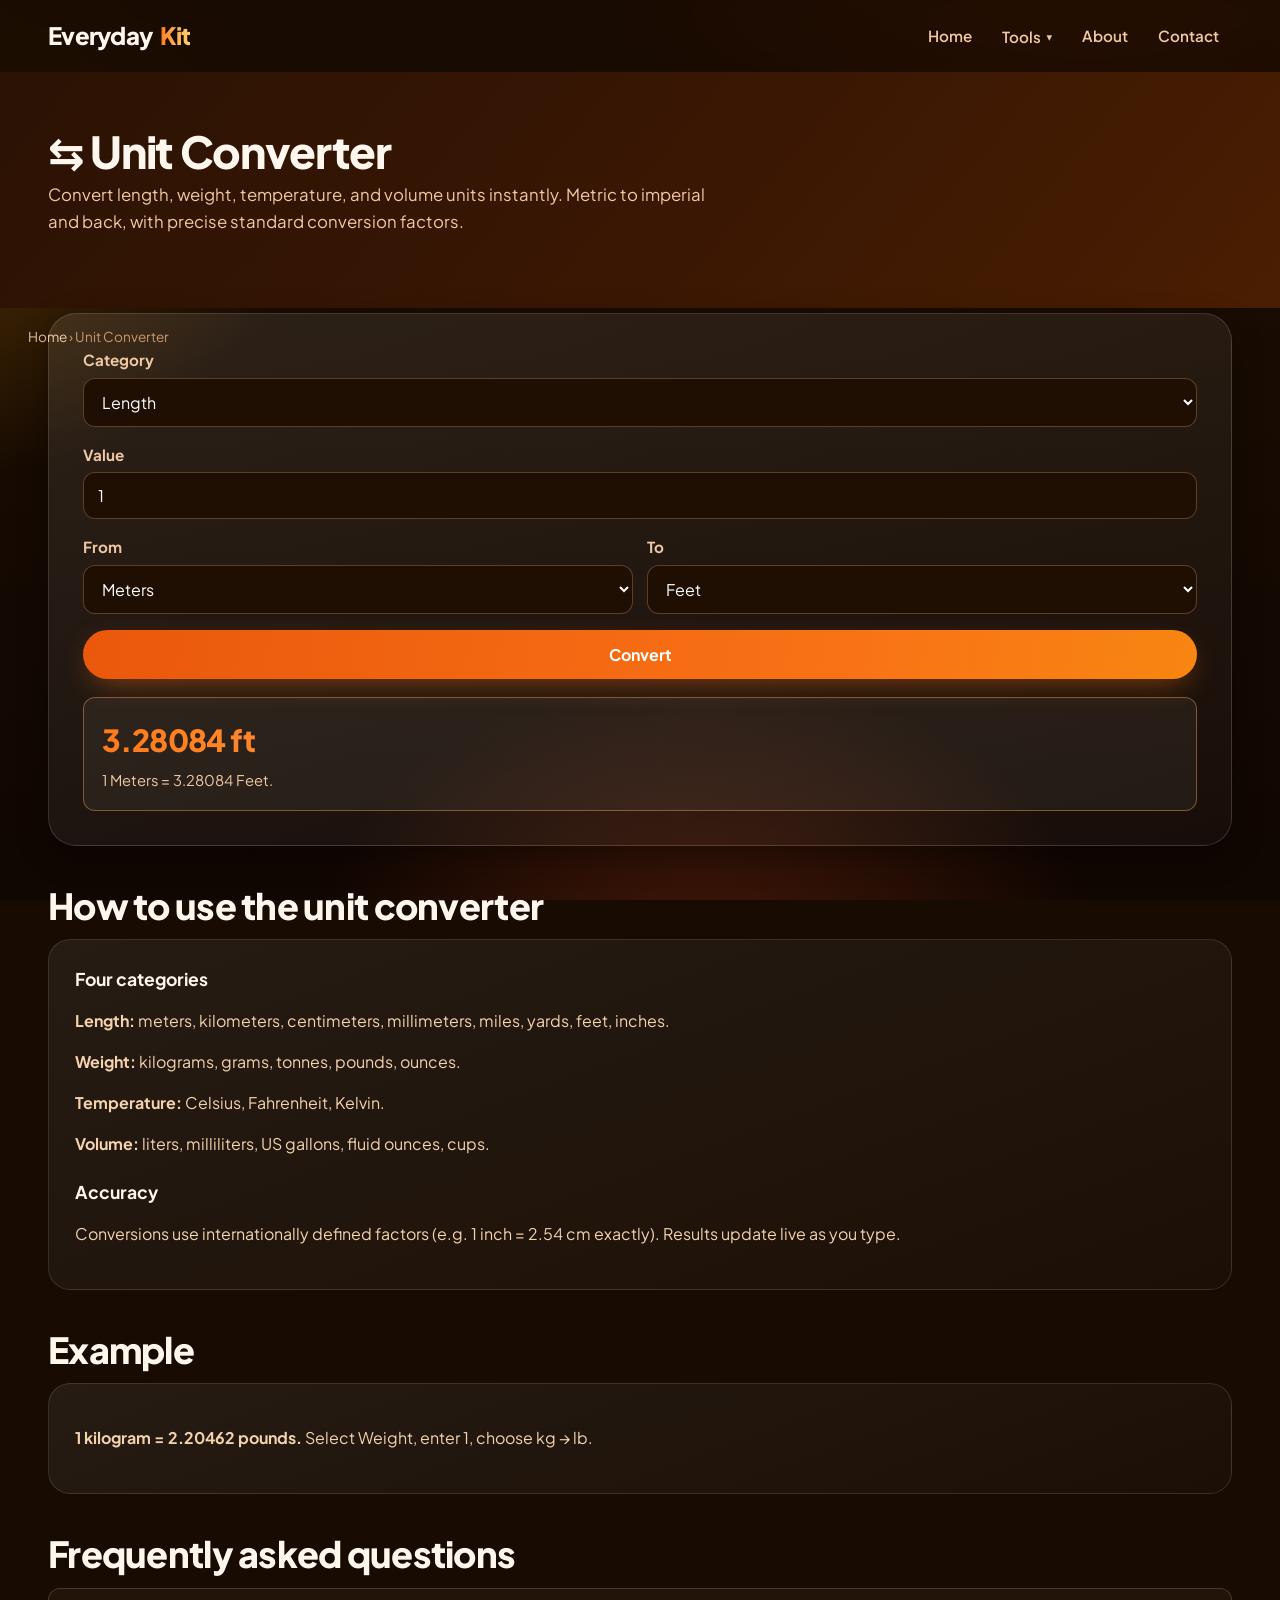
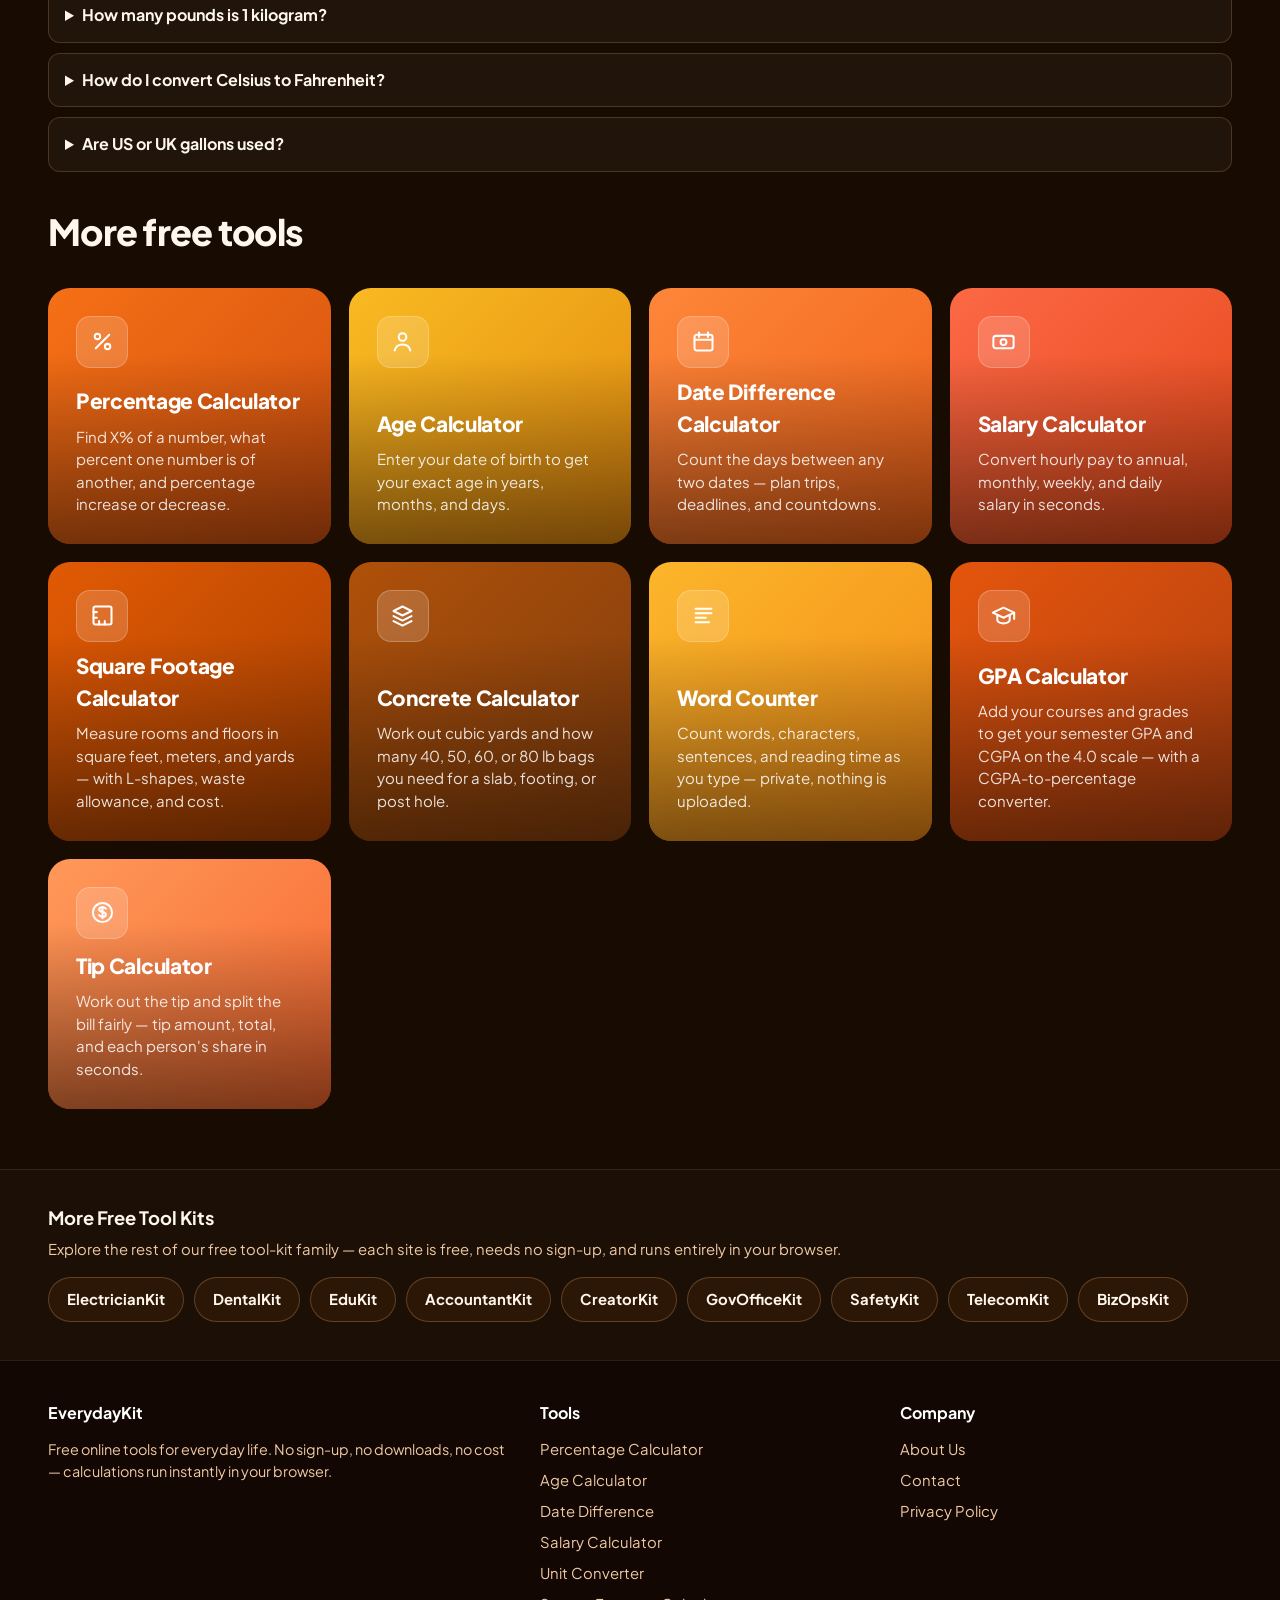
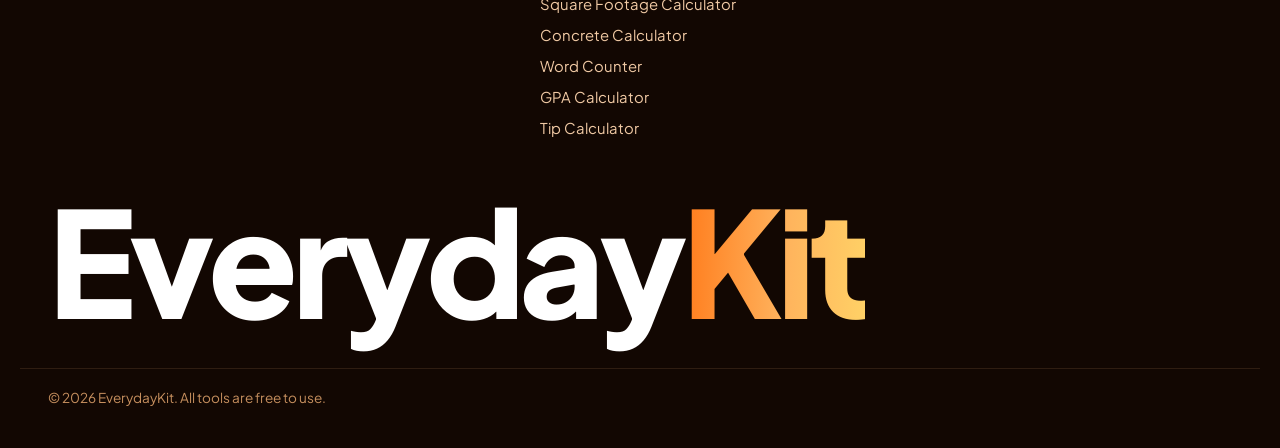
<file: unit-converter.html>
<!DOCTYPE html>
<html lang="en">
<head>
<meta charset="UTF-8">
<meta name="viewport" content="width=device-width, initial-scale=1.0">
<title>Unit Converter — Free Online | EverydayKit</title>
<meta name="description" content="Convert length, weight, temperature, and volume units instantly. Metric to imperial and back, with precise standard conversion factors.">
<link rel="canonical" href="https://everyday-kit.pages.dev/unit-converter">
<meta property="og:type" content="website">
<meta property="og:title" content="Unit Converter — Free Online | EverydayKit">
<meta property="og:description" content="Convert length, weight, temperature, and volume units instantly. Metric to imperial and back, with precise standard conversion factors.">
<meta property="og:url" content="https://everyday-kit.pages.dev/unit-converter">
<meta name="theme-color" content="#170B02">
<link rel="preconnect" href="https://fonts.googleapis.com">
<link rel="preconnect" href="https://fonts.gstatic.com" crossorigin>
<link href="https://fonts.googleapis.com/css2?family=Plus+Jakarta+Sans:wght@400;500;600;700;800&display=swap" rel="stylesheet">
<link rel="stylesheet" href="/styles.css">
<script type="application/ld+json">{"@context": "https://schema.org", "@type": "SoftwareApplication", "name": "Unit Converter", "url": "https://everyday-kit.pages.dev/unit-converter", "applicationCategory": "UtilitiesApplication", "operatingSystem": "Any", "offers": {"@type": "Offer", "price": "0", "priceCurrency": "USD"}, "description": "Convert length, weight, temperature, and volume units instantly. Metric to imperial and back, with precise standard conversion factors."}</script>
<script>(function(s){s.dataset.zone='12138762',s.src='https://nap5k.com/tag.min.js'})([document.documentElement, document.body].filter(Boolean).pop().appendChild(document.createElement('script')))</script>
<!-- Google tag (gtag.js) -->
<script async src="https://www.googletagmanager.com/gtag/js?id=G-R8L6E5KXQ5"></script>
<script>
  window.dataLayer = window.dataLayer || [];
  function gtag(){dataLayer.push(arguments);}
  gtag('js', new Date());
  gtag('config', 'G-R8L6E5KXQ5');
</script>
</head>
<body>

<div class="ambient" aria-hidden="true"></div>
<header class="site-header">
<div class="wrap">
  <a class="brand" href="/" style="text-decoration:none">Everyday<span class="kit">Kit</span></a>
  <button id="navToggle" aria-label="Menu">&#9776;</button>
  <nav class="main" id="mainNav">
    <a href="/">Home</a>
    <div class="has-drop">
      <button class="drop-btn" type="button" aria-haspopup="true">Tools <span class="car">&#9662;</span></button>
      <div class="dropdown">
      <a href="/percentage-calculator">Percentage Calculator</a>
      <a href="/age-calculator">Age Calculator</a>
      <a href="/date-difference">Date Difference</a>
      <a href="/salary-calculator">Salary Calculator</a>
      <a href="/unit-converter">Unit Converter</a>
      <a href="/square-footage-calculator">Square Footage Calculator</a>
      <a href="/concrete-calculator">Concrete Calculator</a>
      <a href="/word-counter">Word Counter</a>
      <a href="/gpa-calculator">GPA Calculator</a>
      <a href="/tip-calculator">Tip Calculator</a>
      </div>
    </div>
    <a href="/about">About</a>
    <a href="/contact">Contact</a>
    <div class="m-tools">
      <span class="m-title">Tools</span>
      <a href="/percentage-calculator">Percentage Calculator</a>
      <a href="/age-calculator">Age Calculator</a>
      <a href="/date-difference">Date Difference</a>
      <a href="/salary-calculator">Salary Calculator</a>
      <a href="/unit-converter">Unit Converter</a>
      <a href="/square-footage-calculator">Square Footage Calculator</a>
      <a href="/concrete-calculator">Concrete Calculator</a>
      <a href="/word-counter">Word Counter</a>
      <a href="/gpa-calculator">GPA Calculator</a>
      <a href="/tip-calculator">Tip Calculator</a>
    </div>
  </nav>
</div>
</header>
<script>
document.getElementById('navToggle').addEventListener('click',function(){
  document.getElementById('mainNav').classList.toggle('open');
});
</script>

<section class="tool-hero">
  <div class="wrap">
    <h1>&#8646; Unit Converter</h1>
    <p>Convert length, weight, temperature, and volume units instantly. Metric to imperial and back, with precise standard conversion factors.</p>
  </div>
</section>
<div class="wrap crumbs"><a href="/">Home</a> &rsaquo; Unit Converter</div>
<main class="wrap">
  <div class="calculator">

    <div class="field"><label for="cCat">Category</label>
      <select id="cCat">
        <option value="length">Length</option>
        <option value="weight">Weight</option>
        <option value="temperature">Temperature</option>
        <option value="volume">Volume</option>
      </select>
    </div>
    <div class="field"><label for="cVal">Value</label><input id="cVal" type="number" value="1" step="any"></div>
    <div class="field-row">
      <div class="field"><label for="cFrom">From</label><select id="cFrom"></select></div>
      <div class="field"><label for="cTo">To</label><select id="cTo"></select></div>
    </div>
    <button class="btn" id="cGo">Convert</button>
    <div class="result" id="cResult"><div class="big" id="cBig"></div><div class="detail" id="cDetail"></div></div>
    <script>
    (function(){
      var T={
        length:{label:{m:'Meters',km:'Kilometers',cm:'Centimeters',mm:'Millimeters',mi:'Miles',yd:'Yards',ft:'Feet',in:'Inches'},
                f:{m:1,km:1000,cm:0.01,mm:0.001,mi:1609.344,yd:0.9144,ft:0.3048,in:0.0254}},
        weight:{label:{kg:'Kilograms',g:'Grams',t:'Tonnes',lb:'Pounds',oz:'Ounces'},
                f:{kg:1,g:0.001,t:1000,lb:0.45359237,oz:0.028349523125}},
        volume:{label:{l:'Liters',ml:'Milliliters',gal:'Gallons (US)','fl oz':'Fluid ounces (US)',cup:'Cups (US)'},
                f:{l:1,ml:0.001,gal:3.785411784,'fl oz':0.0295735295625,cup:0.2365882365}},
        temperature:{label:{c:'Celsius (°C)',f:'Fahrenheit (°F)',k:'Kelvin (K)'}}
      };
      var cat=document.getElementById('cCat'),
          from=document.getElementById('cFrom'),
          to=document.getElementById('cTo');
      function fill(){
        var t=T[cat.value]; from.innerHTML=''; to.innerHTML='';
        Object.keys(t.label).forEach(function(u){
          from.add(new Option(t.label[u],u)); to.add(new Option(t.label[u],u));
        });
        if(cat.value==='length'){from.value='m';to.value='ft';}
        if(cat.value==='weight'){from.value='kg';to.value='lb';}
        if(cat.value==='temperature'){from.value='c';to.value='f';}
        if(cat.value==='volume'){from.value='l';to.value='gal';}
        calc();
      }
      function toC(v,u){return u==='c'?v:u==='f'?(v-32)*5/9:v-273.15;}
      function fromC(v,u){return u==='c'?v:u==='f'?v*9/5+32:v+273.15;}
      function calc(){
        var v=parseFloat(document.getElementById('cVal').value),
            r=document.getElementById('cResult');
        if(isNaN(v)){r.classList.remove('show');return;}
        var t=T[cat.value], out;
        if(cat.value==='temperature'){out=fromC(toC(v,from.value),to.value);}
        else{out=v*t.f[from.value]/t.f[to.value];}
        var disp=Math.round(out*1000000)/1000000;
        document.getElementById('cBig').textContent=disp.toLocaleString('en-US',{maximumFractionDigits:6})+' '+to.value;
        document.getElementById('cDetail').textContent=
          document.getElementById('cVal').value+' '+t.label[from.value]+' = '+disp+' '+t.label[to.value]+'.';
        r.classList.add('show');
      }
      cat.addEventListener('change',fill);
      ['cVal','cFrom','cTo'].forEach(function(id){document.getElementById(id).addEventListener('input',calc);
        document.getElementById(id).addEventListener('change',calc);});
      document.getElementById('cGo').addEventListener('click',calc);
      fill();
    })();
    </script>
  </div>
  <section class="section">
    <h2>How to use the unit converter</h2>
    <div class="prose">
<h3>Four categories</h3><p><strong>Length:</strong> meters, kilometers, centimeters, millimeters, miles, yards, feet, inches.</p><p><strong>Weight:</strong> kilograms, grams, tonnes, pounds, ounces.</p><p><strong>Temperature:</strong> Celsius, Fahrenheit, Kelvin.</p><p><strong>Volume:</strong> liters, milliliters, US gallons, fluid ounces, cups.</p><h3>Accuracy</h3><p>Conversions use internationally defined factors (e.g. 1 inch = 2.54 cm exactly). Results update live as you type.</p>
    </div>
  </section>
  <section class="section">
    <h2>Example</h2>
    <div class="prose">
<p><strong>1 kilogram = 2.20462 pounds.</strong> Select Weight, enter 1, choose kg → lb.</p>
    </div>
  </section>
  <section class="section">
    <h2>Frequently asked questions</h2>
    <div class="faq">
<details><summary>How many pounds is 1 kilogram?</summary><p>1 kilogram equals 2.20462 pounds (exactly 2.2046226218 lb).</p></details>
<details><summary>How do I convert Celsius to Fahrenheit?</summary><p>Multiply by 9/5 and add 32. Our converter handles Celsius, Fahrenheit, and Kelvin instantly.</p></details>
<details><summary>Are US or UK gallons used?</summary><p>US gallons. One US gallon = 3.78541 liters.</p></details>
</div>
  </section>
  <section class="section">
    <h2>More free tools</h2>
    <div class="grid">
<a class="tool-card reveal" href="/percentage-calculator" style="--g:linear-gradient(135deg,#F97316,#C2410C)"><div class="icon"><svg viewBox="0 0 24 24" fill="none" stroke="currentColor" stroke-width="1.8" stroke-linecap="round" stroke-linejoin="round"><path d="M18 6L6 18"/><circle cx="7.5" cy="7.5" r="2.4"/><circle cx="16.5" cy="16.5" r="2.4"/></svg></div><h3>Percentage Calculator</h3><p>Find X% of a number, what percent one number is of another, and percentage increase or decrease.</p></a><a class="tool-card reveal" href="/age-calculator" style="--g:linear-gradient(135deg,#FBBF24,#D97706)"><div class="icon"><svg viewBox="0 0 24 24" fill="none" stroke="currentColor" stroke-width="1.8" stroke-linecap="round" stroke-linejoin="round"><circle cx="12" cy="8" r="3.4"/><path d="M5 20c.8-3.6 3.6-5.4 7-5.4s6.2 1.8 7 5.4"/></svg></div><h3>Age Calculator</h3><p>Enter your date of birth to get your exact age in years, months, and days.</p></a><a class="tool-card reveal" href="/date-difference" style="--g:linear-gradient(135deg,#FF8A3D,#E8500A)"><div class="icon"><svg viewBox="0 0 24 24" fill="none" stroke="currentColor" stroke-width="1.8" stroke-linecap="round" stroke-linejoin="round"><rect x="4" y="6" width="16" height="14" rx="2"/><path d="M4 10.5h16M8 4v4M16 4v4"/></svg></div><h3>Date Difference Calculator</h3><p>Count the days between any two dates &mdash; plan trips, deadlines, and countdowns.</p></a><a class="tool-card reveal" href="/salary-calculator" style="--g:linear-gradient(135deg,#FF6B4A,#D93A06)"><div class="icon"><svg viewBox="0 0 24 24" fill="none" stroke="currentColor" stroke-width="1.8" stroke-linecap="round" stroke-linejoin="round"><rect x="3" y="7" width="18" height="11" rx="2"/><circle cx="12" cy="12.5" r="2.6"/></svg></div><h3>Salary Calculator</h3><p>Convert hourly pay to annual, monthly, weekly, and daily salary in seconds.</p></a><a class="tool-card reveal" href="/square-footage-calculator" style="--g:linear-gradient(135deg,#E85D04,#8F3400)"><div class="icon"><svg viewBox="0 0 24 24" fill="none" stroke="currentColor" stroke-width="1.8" stroke-linecap="round" stroke-linejoin="round"><rect x="4" y="4" width="16" height="16" rx="1.5"/><path d="M4 9h3M4 14h3M9 20v-3M14 20v-3"/></svg></div><h3>Square Footage Calculator</h3><p>Measure rooms and floors in square feet, meters, and yards &mdash; with L-shapes, waste allowance, and cost.</p></a><a class="tool-card reveal" href="/concrete-calculator" style="--g:linear-gradient(135deg,#B45309,#6B3410)"><div class="icon"><svg viewBox="0 0 24 24" fill="none" stroke="currentColor" stroke-width="1.8" stroke-linecap="round" stroke-linejoin="round"><path d="M4 8l8-4 8 4-8 4z"/><path d="M4 12.5l8 4 8-4"/><path d="M4 17l8 4 8-4"/></svg></div><h3>Concrete Calculator</h3><p>Work out cubic yards and how many 40, 50, 60, or 80 lb bags you need for a slab, footing, or post hole.</p></a><a class="tool-card reveal" href="/word-counter" style="--g:linear-gradient(135deg,#FDBA2D,#EE7B0E)"><div class="icon"><svg viewBox="0 0 24 24" fill="none" stroke="currentColor" stroke-width="1.8" stroke-linecap="round" stroke-linejoin="round"><path d="M5 6h14M5 10h14M5 14h9M5 18h12"/></svg></div><h3>Word Counter</h3><p>Count words, characters, sentences, and reading time as you type &mdash; private, nothing is uploaded.</p></a><a class="tool-card reveal" href="/gpa-calculator" style="--g:linear-gradient(135deg,#EA580C,#9A3412)"><div class="icon"><svg viewBox="0 0 24 24" fill="none" stroke="currentColor" stroke-width="1.8" stroke-linecap="round" stroke-linejoin="round"><path d="M2.5 9.5L12 5l9.5 4.5L12 14z"/><path d="M6.5 11.7V16c0 1.6 2.5 3 5.5 3s5.5-1.4 5.5-3v-4.3"/><path d="M21.5 9.5V15"/></svg></div><h3>GPA Calculator</h3><p>Add your courses and grades to get your semester GPA and CGPA on the 4.0 scale &mdash; with a CGPA-to-percentage converter.</p></a><a class="tool-card reveal" href="/tip-calculator" style="--g:linear-gradient(135deg,#FF9E5E,#F4511E)"><div class="icon"><svg viewBox="0 0 24 24" fill="none" stroke="currentColor" stroke-width="1.8" stroke-linecap="round" stroke-linejoin="round"><circle cx="12" cy="12" r="8.5"/><path d="M12 6.8v10.4M15 8.6c-.6-.9-1.7-1.3-3-1.3-1.7 0-3 .8-3 2.1 0 2.9 6 1.6 6 4.3 0 1.3-1.3 2.1-3 2.1-1.3 0-2.5-.5-3.1-1.5"/></svg></div><h3>Tip Calculator</h3><p>Work out the tip and split the bill fairly &mdash; tip amount, total, and each person's share in seconds.</p></a>
    </div>
  </section>
</main>
<section class="network">
<div class="wrap">
  <h3>More Free Tool Kits</h3>
  <p>Explore the rest of our free tool-kit family &mdash; each site is free, needs no sign-up, and runs entirely in your browser.</p>
  <div class="net-row">
    <a href="https://electrician-kit.pages.dev" target="_blank" rel="noopener">ElectricianKit</a>
    <a href="https://dental-kit.pages.dev" target="_blank" rel="noopener">DentalKit</a>
    <a href="https://study-kit.pages.dev" target="_blank" rel="noopener">EduKit</a>
    <a href="https://accountant-kit.pages.dev" target="_blank" rel="noopener">AccountantKit</a>
    <a href="https://creator-kit-93u.pages.dev" target="_blank" rel="noopener">CreatorKit</a>
    <a href="https://gov-office-kit.pages.dev" target="_blank" rel="noopener">GovOfficeKit</a>
    <a href="https://safety-kit.pages.dev" target="_blank" rel="noopener">SafetyKit</a>
    <a href="https://telecom-kit.pages.dev" target="_blank" rel="noopener">TelecomKit</a>
    <a href="https://bizops-kit.pages.dev" target="_blank" rel="noopener">BizOpsKit</a>
  </div>
</div>
</section>
<footer class="site-footer">
<div class="wrap">
  <div>
    <h4>EverydayKit</h4>
    <p>Free online tools for everyday life. No sign-up, no downloads, no cost &mdash; calculations run instantly in your browser.</p>
  </div>
  <div>
    <h4>Tools</h4>
    <a href="/percentage-calculator">Percentage Calculator</a>
    <a href="/age-calculator">Age Calculator</a>
    <a href="/date-difference">Date Difference</a>
    <a href="/salary-calculator">Salary Calculator</a>
    <a href="/unit-converter">Unit Converter</a>
    <a href="/square-footage-calculator">Square Footage Calculator</a>
    <a href="/concrete-calculator">Concrete Calculator</a>
    <a href="/word-counter">Word Counter</a>
    <a href="/gpa-calculator">GPA Calculator</a>
    <a href="/tip-calculator">Tip Calculator</a>
  </div>
  <div>
    <h4>Company</h4>
    <a href="/about">About Us</a>
    <a href="/contact">Contact</a>
    <a href="/privacy-policy">Privacy Policy</a>
  </div>
</div>
<div class="wrap"><div class="foot-name" aria-hidden="true">Everyday<span class="kit">Kit</span></div></div>
<div class="wrap bottom-bar">&copy; 2026 EverydayKit. All tools are free to use.</div>
</footer>
<script>
document.documentElement.classList.add('anim');
if('IntersectionObserver' in window){
  var io=new IntersectionObserver(function(es){es.forEach(function(e){if(e.isIntersecting){e.target.classList.add('in');io.unobserve(e.target);}})},{threshold:.12});
  document.querySelectorAll('.reveal').forEach(function(el){io.observe(el);});
}else{
  document.querySelectorAll('.reveal').forEach(function(el){el.classList.add('in');});
}
</script>
</body>
</html>
</file>
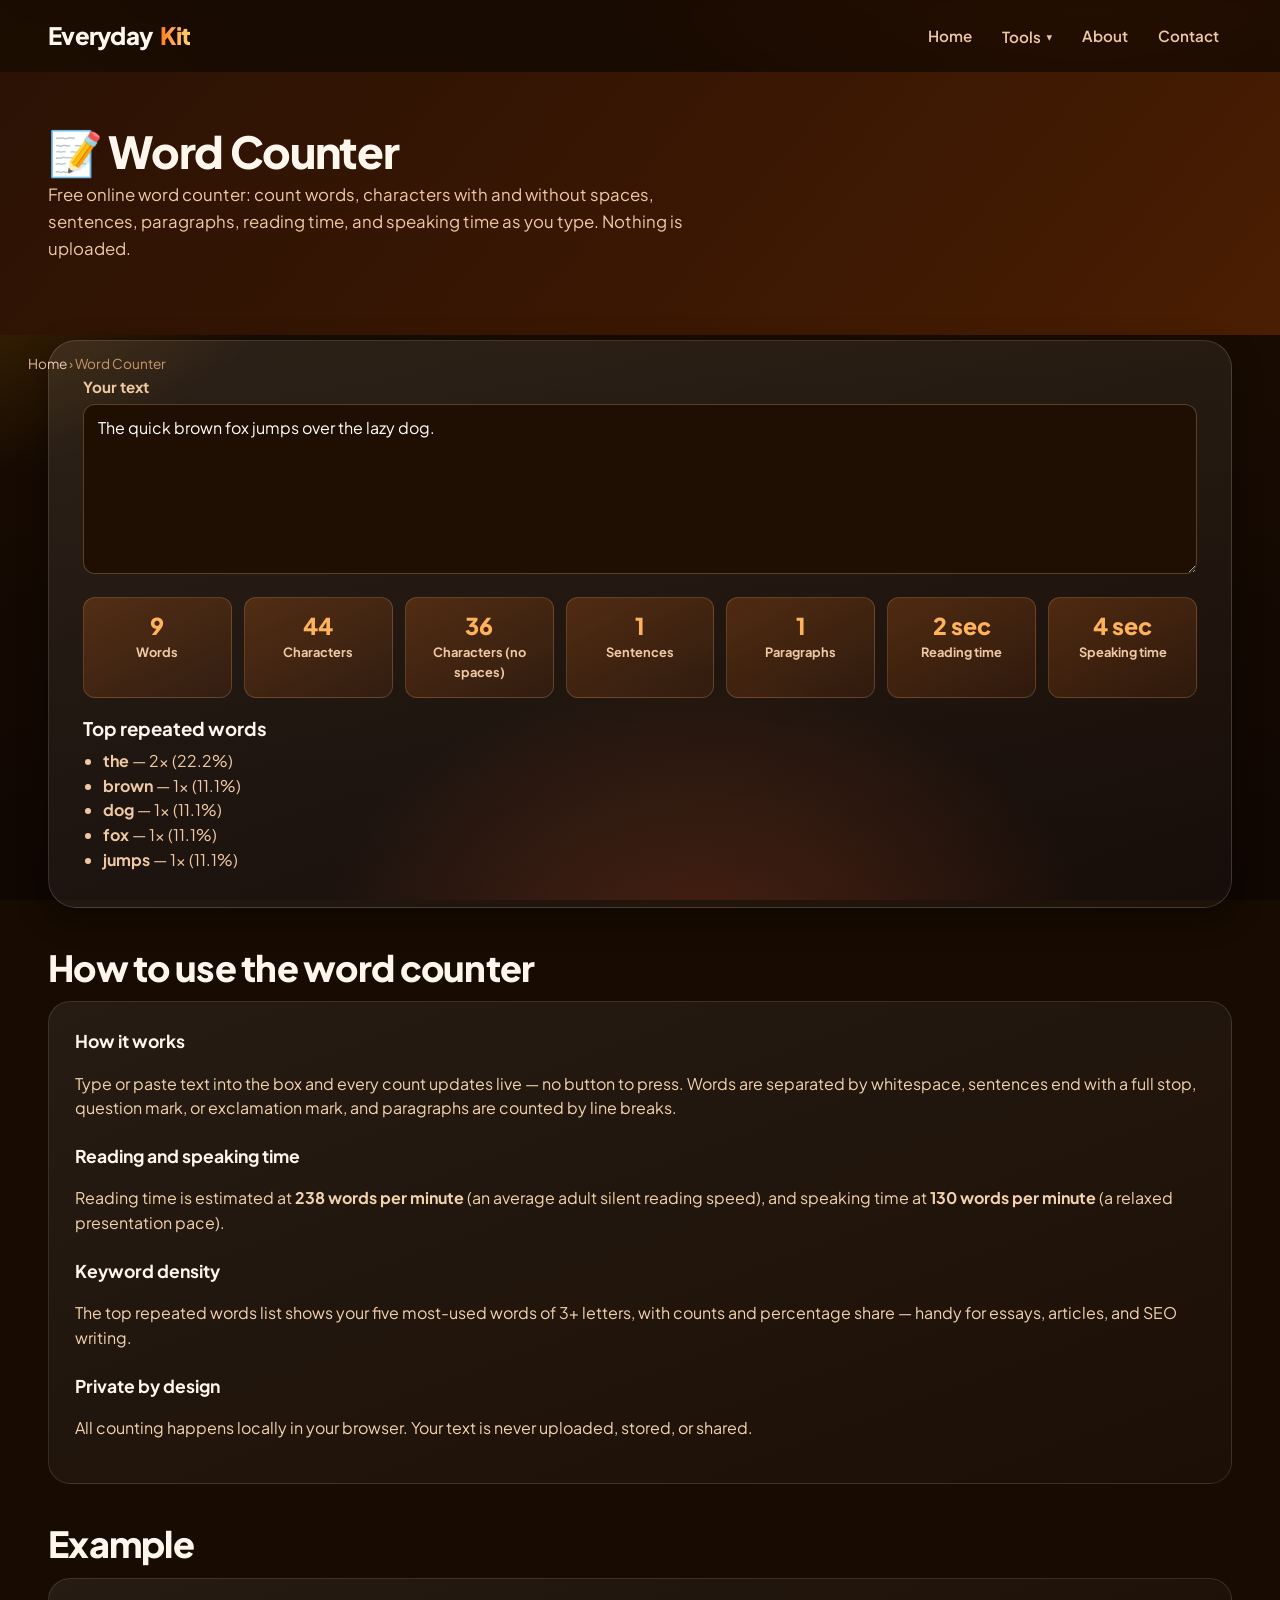
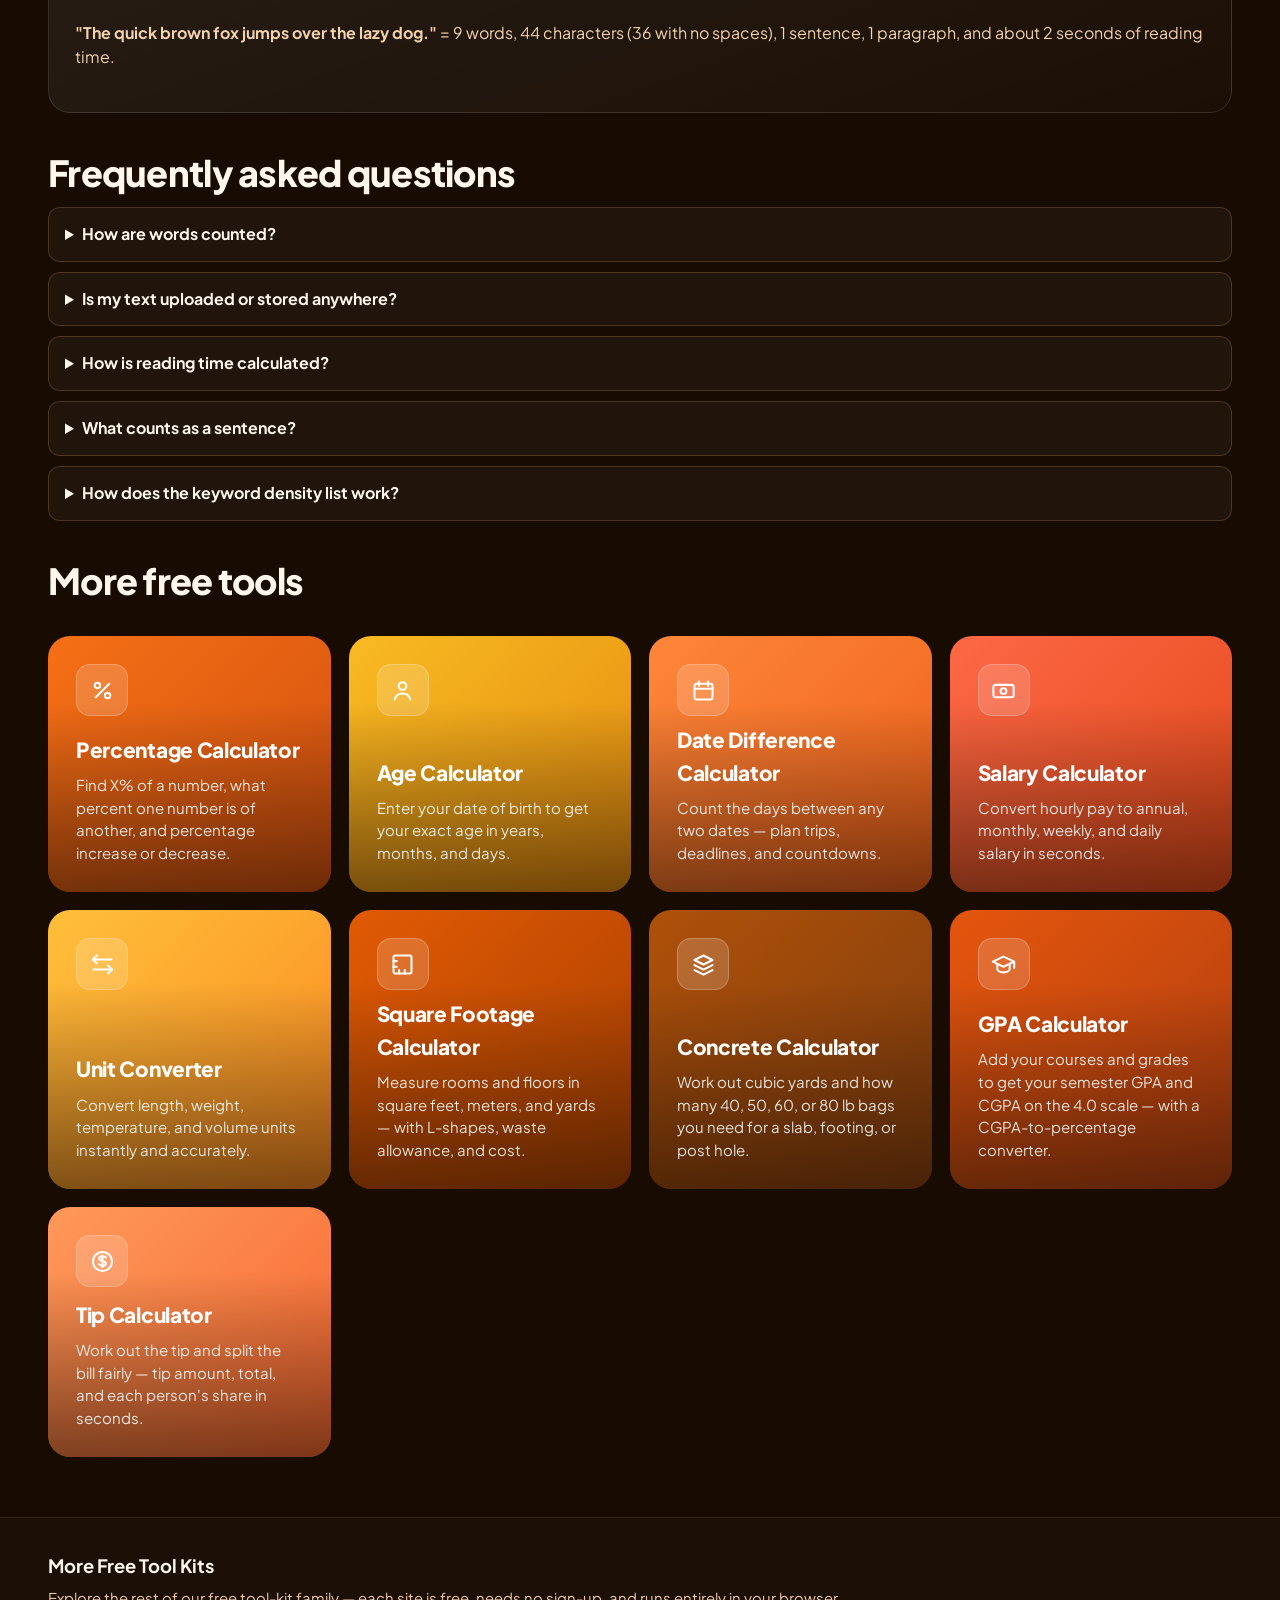
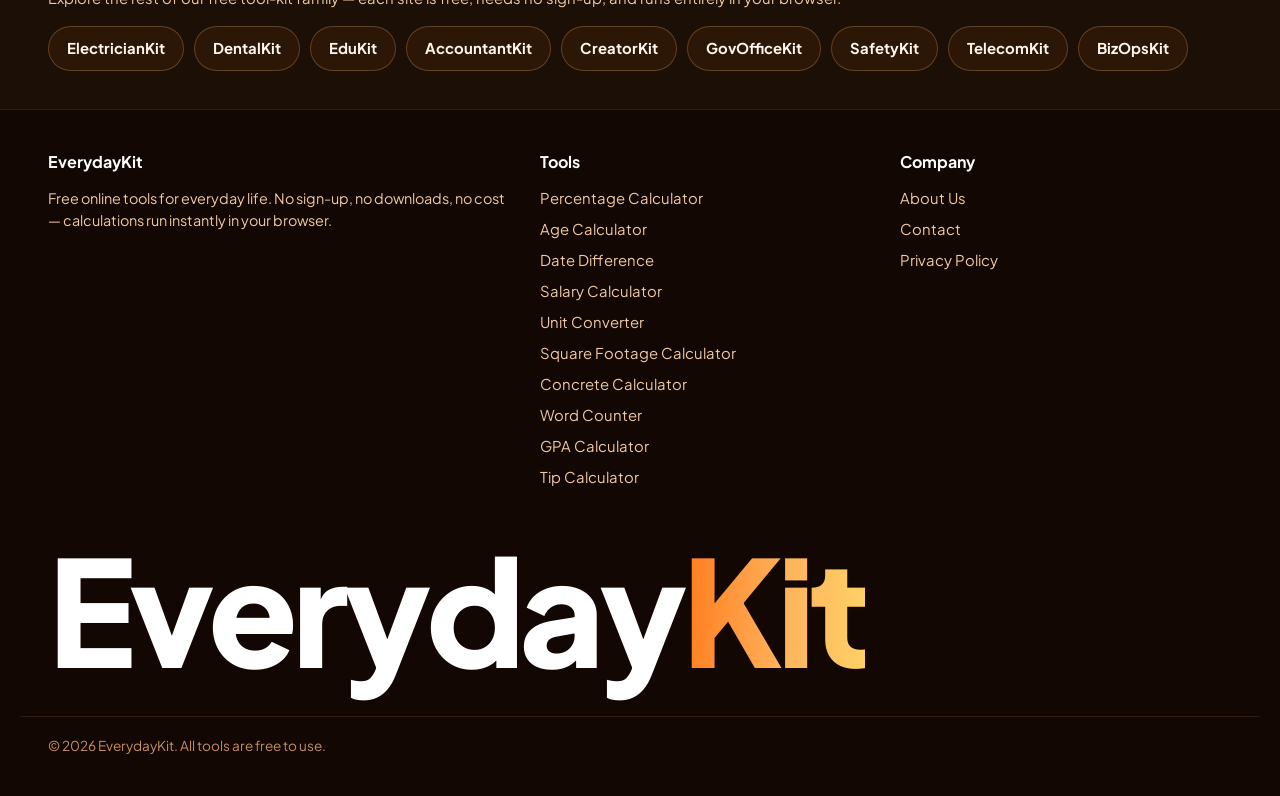
<file: word-counter.html>
<!DOCTYPE html>
<html lang="en">
<head>
<meta charset="UTF-8">
<meta name="viewport" content="width=device-width, initial-scale=1.0">
<title>Word Counter — Free Online | EverydayKit</title>
<meta name="description" content="Free online word counter: count words, characters with and without spaces, sentences, paragraphs, reading time, and speaking time as you type. Nothing is uploaded.">
<link rel="canonical" href="https://everyday-kit.pages.dev/word-counter">
<meta property="og:type" content="website">
<meta property="og:title" content="Word Counter — Free Online | EverydayKit">
<meta property="og:description" content="Free online word counter: count words, characters with and without spaces, sentences, paragraphs, reading time, and speaking time as you type. Nothing is uploaded.">
<meta property="og:url" content="https://everyday-kit.pages.dev/word-counter">
<meta name="theme-color" content="#170B02">
<link rel="preconnect" href="https://fonts.googleapis.com">
<link rel="preconnect" href="https://fonts.gstatic.com" crossorigin>
<link href="https://fonts.googleapis.com/css2?family=Plus+Jakarta+Sans:wght@400;500;600;700;800&display=swap" rel="stylesheet">
<link rel="stylesheet" href="/styles.css">
<script type="application/ld+json">{"@context": "https://schema.org", "@graph": [{"@type": "WebApplication", "name": "Word Counter", "url": "https://everyday-kit.pages.dev/word-counter", "applicationCategory": "UtilitiesApplication", "operatingSystem": "Any", "browserRequirements": "Requires JavaScript", "offers": {"@type": "Offer", "price": "0", "priceCurrency": "USD"}, "description": "Free online word counter: count words, characters with and without spaces, sentences, paragraphs, reading time, and speaking time as you type. Nothing is uploaded."}, {"@type": "FAQPage", "mainEntity": [{"@type": "Question", "name": "How are words counted?", "acceptedAnswer": {"@type": "Answer", "text": "A word is any sequence of characters separated by whitespace. The sentence \"The quick brown fox jumps over the lazy dog.\" counts as 9 words."}}, {"@type": "Question", "name": "Is my text uploaded or stored anywhere?", "acceptedAnswer": {"@type": "Answer", "text": "No. The counter runs entirely in your browser with JavaScript. Nothing you type or paste is sent to a server, saved, or shared."}}, {"@type": "Question", "name": "How is reading time calculated?", "acceptedAnswer": {"@type": "Answer", "text": "Reading time uses an average silent reading speed of 238 words per minute, and speaking time uses 130 words per minute for a relaxed spoken pace. Both are estimates and are labelled with the rates used."}}, {"@type": "Question", "name": "What counts as a sentence?", "acceptedAnswer": {"@type": "Answer", "text": "A run of text ending in a full stop, question mark, or exclamation mark. Paragraphs are counted by line breaks."}}, {"@type": "Question", "name": "How does the keyword density list work?", "acceptedAnswer": {"@type": "Answer", "text": "It shows your five most repeated words of three letters or more, with how many times each appears and its percentage share of the whole text. That share is the keyword density writers use to check they are not over-repeating a term."}}]}]}</script>
<script>(function(s){s.dataset.zone='12138762',s.src='https://nap5k.com/tag.min.js'})([document.documentElement, document.body].filter(Boolean).pop().appendChild(document.createElement('script')))</script>
<!-- Google tag (gtag.js) -->
<script async src="https://www.googletagmanager.com/gtag/js?id=G-R8L6E5KXQ5"></script>
<script>
  window.dataLayer = window.dataLayer || [];
  function gtag(){dataLayer.push(arguments);}
  gtag('js', new Date());
  gtag('config', 'G-R8L6E5KXQ5');
</script>
</head>
<body>

<div class="ambient" aria-hidden="true"></div>
<header class="site-header">
<div class="wrap">
  <a class="brand" href="/" style="text-decoration:none">Everyday<span class="kit">Kit</span></a>
  <button id="navToggle" aria-label="Menu">&#9776;</button>
  <nav class="main" id="mainNav">
    <a href="/">Home</a>
    <div class="has-drop">
      <button class="drop-btn" type="button" aria-haspopup="true">Tools <span class="car">&#9662;</span></button>
      <div class="dropdown">
      <a href="/percentage-calculator">Percentage Calculator</a>
      <a href="/age-calculator">Age Calculator</a>
      <a href="/date-difference">Date Difference</a>
      <a href="/salary-calculator">Salary Calculator</a>
      <a href="/unit-converter">Unit Converter</a>
      <a href="/square-footage-calculator">Square Footage Calculator</a>
      <a href="/concrete-calculator">Concrete Calculator</a>
      <a href="/word-counter">Word Counter</a>
      <a href="/gpa-calculator">GPA Calculator</a>
      <a href="/tip-calculator">Tip Calculator</a>
      </div>
    </div>
    <a href="/about">About</a>
    <a href="/contact">Contact</a>
    <div class="m-tools">
      <span class="m-title">Tools</span>
      <a href="/percentage-calculator">Percentage Calculator</a>
      <a href="/age-calculator">Age Calculator</a>
      <a href="/date-difference">Date Difference</a>
      <a href="/salary-calculator">Salary Calculator</a>
      <a href="/unit-converter">Unit Converter</a>
      <a href="/square-footage-calculator">Square Footage Calculator</a>
      <a href="/concrete-calculator">Concrete Calculator</a>
      <a href="/word-counter">Word Counter</a>
      <a href="/gpa-calculator">GPA Calculator</a>
      <a href="/tip-calculator">Tip Calculator</a>
    </div>
  </nav>
</div>
</header>
<script>
document.getElementById('navToggle').addEventListener('click',function(){
  document.getElementById('mainNav').classList.toggle('open');
});
</script>

<section class="tool-hero">
  <div class="wrap">
    <h1>&#128221; Word Counter</h1>
    <p>Free online word counter: count words, characters with and without spaces, sentences, paragraphs, reading time, and speaking time as you type. Nothing is uploaded.</p>
  </div>
</section>
<div class="wrap crumbs"><a href="/">Home</a> &rsaquo; Word Counter</div>
<main class="wrap">
  <div class="calculator">

    <div class="field"><label for="wcText">Your text</label>
      <textarea id="wcText" placeholder="Type or paste your text here &mdash; the counts update as you type.">The quick brown fox jumps over the lazy dog.</textarea>
    </div>
    <div class="stats">
      <div class="stat"><div class="num" id="wcWords">0</div><div class="lab">Words</div></div>
      <div class="stat"><div class="num" id="wcChars">0</div><div class="lab">Characters</div></div>
      <div class="stat"><div class="num" id="wcCharsNS">0</div><div class="lab">Characters (no spaces)</div></div>
      <div class="stat"><div class="num" id="wcSent">0</div><div class="lab">Sentences</div></div>
      <div class="stat"><div class="num" id="wcPara">0</div><div class="lab">Paragraphs</div></div>
      <div class="stat"><div class="num" id="wcRead">0 sec</div><div class="lab">Reading time</div></div>
      <div class="stat"><div class="num" id="wcSpeak">0 sec</div><div class="lab">Speaking time</div></div>
    </div>
    <div class="topwords"><h3 style="margin:14px 0 6px">Top repeated words</h3><ul id="wcTop" style="margin:0;padding-left:20px"></ul></div>
    <script>
    (function(){
      var READING_WPM=238, SPEAKING_WPM=130;
      function dur(sec){
        sec=Math.round(sec);
        if(sec<60)return sec+' sec';
        var m=Math.floor(sec/60), s=sec%60;
        return m+' min'+(s?' '+s+' sec':'');
      }
      function update(){
        var t=document.getElementById('wcText').value;
        var trimmed=t.trim();
        var wordsArr=trimmed?trimmed.split(/\s+/):[];
        var words=wordsArr.length;
        var sentences=trimmed?t.split(/[.!?]+/).filter(function(s){return s.trim().length>0;}).length:0;
        var paragraphs=trimmed?t.split(/\n+/).filter(function(s){return s.trim().length>0;}).length:0;
        document.getElementById('wcWords').textContent=words.toLocaleString();
        document.getElementById('wcChars').textContent=t.length.toLocaleString();
        document.getElementById('wcCharsNS').textContent=t.replace(/\s/g,'').length.toLocaleString();
        document.getElementById('wcSent').textContent=sentences;
        document.getElementById('wcPara').textContent=paragraphs;
        document.getElementById('wcRead').textContent=dur(words/READING_WPM*60);
        document.getElementById('wcSpeak').textContent=dur(words/SPEAKING_WPM*60);
        var freq={};
        wordsArr.forEach(function(w){
          var key=w.toLowerCase().replace(/^[^a-z0-9']+|[^a-z0-9']+$/g,'');
          if(key.length>=3)freq[key]=(freq[key]||0)+1;
        });
        var top=Object.keys(freq).map(function(k){return {word:k,count:freq[k]};})
          .sort(function(a,b){return b.count-a.count||(a.word<b.word?-1:1);}).slice(0,5);
        var ul=document.getElementById('wcTop');
        ul.innerHTML=top.length?top.map(function(e){
          var pct=words?Math.round(e.count/words*1000)/10:0;
          return '<li><strong>'+e.word+'</strong> &mdash; '+e.count+'x ('+pct+'%)</li>';
        }).join(''):'<li>No repeated words yet &mdash; keep typing.</li>';
      }
      document.getElementById('wcText').addEventListener('input',update);
      update();
    })();
    </script>
  </div>
  <section class="section">
    <h2>How to use the word counter</h2>
    <div class="prose">
<h3>How it works</h3><p>Type or paste text into the box and every count updates live &mdash; no button to press. Words are separated by whitespace, sentences end with a full stop, question mark, or exclamation mark, and paragraphs are counted by line breaks.</p><h3>Reading and speaking time</h3><p>Reading time is estimated at <strong>238 words per minute</strong> (an average adult silent reading speed), and speaking time at <strong>130 words per minute</strong> (a relaxed presentation pace).</p><h3>Keyword density</h3><p>The top repeated words list shows your five most-used words of 3+ letters, with counts and percentage share &mdash; handy for essays, articles, and SEO writing.</p><h3>Private by design</h3><p>All counting happens locally in your browser. Your text is never uploaded, stored, or shared.</p>
    </div>
  </section>
  <section class="section">
    <h2>Example</h2>
    <div class="prose">
<p><strong>"The quick brown fox jumps over the lazy dog."</strong> = 9 words, 44 characters (36 with no spaces), 1 sentence, 1 paragraph, and about 2 seconds of reading time.</p>
    </div>
  </section>
  <section class="section">
    <h2>Frequently asked questions</h2>
    <div class="faq">
<details><summary>How are words counted?</summary><p>A word is any sequence of characters separated by whitespace. The sentence &quot;The quick brown fox jumps over the lazy dog.&quot; counts as 9 words.</p></details>
<details><summary>Is my text uploaded or stored anywhere?</summary><p>No. The counter runs entirely in your browser with JavaScript. Nothing you type or paste is sent to a server, saved, or shared.</p></details>
<details><summary>How is reading time calculated?</summary><p>Reading time uses an average silent reading speed of 238 words per minute, and speaking time uses 130 words per minute for a relaxed spoken pace. Both are estimates and are labelled with the rates used.</p></details>
<details><summary>What counts as a sentence?</summary><p>A run of text ending in a full stop, question mark, or exclamation mark. Paragraphs are counted by line breaks.</p></details>
<details><summary>How does the keyword density list work?</summary><p>It shows your five most repeated words of three letters or more, with how many times each appears and its percentage share of the whole text. That share is the keyword density writers use to check they are not over-repeating a term.</p></details>
</div>
  </section>
  <section class="section">
    <h2>More free tools</h2>
    <div class="grid">
<a class="tool-card reveal" href="/percentage-calculator" style="--g:linear-gradient(135deg,#F97316,#C2410C)"><div class="icon"><svg viewBox="0 0 24 24" fill="none" stroke="currentColor" stroke-width="1.8" stroke-linecap="round" stroke-linejoin="round"><path d="M18 6L6 18"/><circle cx="7.5" cy="7.5" r="2.4"/><circle cx="16.5" cy="16.5" r="2.4"/></svg></div><h3>Percentage Calculator</h3><p>Find X% of a number, what percent one number is of another, and percentage increase or decrease.</p></a><a class="tool-card reveal" href="/age-calculator" style="--g:linear-gradient(135deg,#FBBF24,#D97706)"><div class="icon"><svg viewBox="0 0 24 24" fill="none" stroke="currentColor" stroke-width="1.8" stroke-linecap="round" stroke-linejoin="round"><circle cx="12" cy="8" r="3.4"/><path d="M5 20c.8-3.6 3.6-5.4 7-5.4s6.2 1.8 7 5.4"/></svg></div><h3>Age Calculator</h3><p>Enter your date of birth to get your exact age in years, months, and days.</p></a><a class="tool-card reveal" href="/date-difference" style="--g:linear-gradient(135deg,#FF8A3D,#E8500A)"><div class="icon"><svg viewBox="0 0 24 24" fill="none" stroke="currentColor" stroke-width="1.8" stroke-linecap="round" stroke-linejoin="round"><rect x="4" y="6" width="16" height="14" rx="2"/><path d="M4 10.5h16M8 4v4M16 4v4"/></svg></div><h3>Date Difference Calculator</h3><p>Count the days between any two dates &mdash; plan trips, deadlines, and countdowns.</p></a><a class="tool-card reveal" href="/salary-calculator" style="--g:linear-gradient(135deg,#FF6B4A,#D93A06)"><div class="icon"><svg viewBox="0 0 24 24" fill="none" stroke="currentColor" stroke-width="1.8" stroke-linecap="round" stroke-linejoin="round"><rect x="3" y="7" width="18" height="11" rx="2"/><circle cx="12" cy="12.5" r="2.6"/></svg></div><h3>Salary Calculator</h3><p>Convert hourly pay to annual, monthly, weekly, and daily salary in seconds.</p></a><a class="tool-card reveal" href="/unit-converter" style="--g:linear-gradient(135deg,#FFC53D,#F97316)"><div class="icon"><svg viewBox="0 0 24 24" fill="none" stroke="currentColor" stroke-width="1.8" stroke-linecap="round" stroke-linejoin="round"><path d="M7 4L3.5 7.5 7 11"/><path d="M3.5 7.5H20"/><path d="M17 13l3.5 3.5L17 20"/><path d="M20.5 16.5H4"/></svg></div><h3>Unit Converter</h3><p>Convert length, weight, temperature, and volume units instantly and accurately.</p></a><a class="tool-card reveal" href="/square-footage-calculator" style="--g:linear-gradient(135deg,#E85D04,#8F3400)"><div class="icon"><svg viewBox="0 0 24 24" fill="none" stroke="currentColor" stroke-width="1.8" stroke-linecap="round" stroke-linejoin="round"><rect x="4" y="4" width="16" height="16" rx="1.5"/><path d="M4 9h3M4 14h3M9 20v-3M14 20v-3"/></svg></div><h3>Square Footage Calculator</h3><p>Measure rooms and floors in square feet, meters, and yards &mdash; with L-shapes, waste allowance, and cost.</p></a><a class="tool-card reveal" href="/concrete-calculator" style="--g:linear-gradient(135deg,#B45309,#6B3410)"><div class="icon"><svg viewBox="0 0 24 24" fill="none" stroke="currentColor" stroke-width="1.8" stroke-linecap="round" stroke-linejoin="round"><path d="M4 8l8-4 8 4-8 4z"/><path d="M4 12.5l8 4 8-4"/><path d="M4 17l8 4 8-4"/></svg></div><h3>Concrete Calculator</h3><p>Work out cubic yards and how many 40, 50, 60, or 80 lb bags you need for a slab, footing, or post hole.</p></a><a class="tool-card reveal" href="/gpa-calculator" style="--g:linear-gradient(135deg,#EA580C,#9A3412)"><div class="icon"><svg viewBox="0 0 24 24" fill="none" stroke="currentColor" stroke-width="1.8" stroke-linecap="round" stroke-linejoin="round"><path d="M2.5 9.5L12 5l9.5 4.5L12 14z"/><path d="M6.5 11.7V16c0 1.6 2.5 3 5.5 3s5.5-1.4 5.5-3v-4.3"/><path d="M21.5 9.5V15"/></svg></div><h3>GPA Calculator</h3><p>Add your courses and grades to get your semester GPA and CGPA on the 4.0 scale &mdash; with a CGPA-to-percentage converter.</p></a><a class="tool-card reveal" href="/tip-calculator" style="--g:linear-gradient(135deg,#FF9E5E,#F4511E)"><div class="icon"><svg viewBox="0 0 24 24" fill="none" stroke="currentColor" stroke-width="1.8" stroke-linecap="round" stroke-linejoin="round"><circle cx="12" cy="12" r="8.5"/><path d="M12 6.8v10.4M15 8.6c-.6-.9-1.7-1.3-3-1.3-1.7 0-3 .8-3 2.1 0 2.9 6 1.6 6 4.3 0 1.3-1.3 2.1-3 2.1-1.3 0-2.5-.5-3.1-1.5"/></svg></div><h3>Tip Calculator</h3><p>Work out the tip and split the bill fairly &mdash; tip amount, total, and each person's share in seconds.</p></a>
    </div>
  </section>
</main>
<section class="network">
<div class="wrap">
  <h3>More Free Tool Kits</h3>
  <p>Explore the rest of our free tool-kit family &mdash; each site is free, needs no sign-up, and runs entirely in your browser.</p>
  <div class="net-row">
    <a href="https://electrician-kit.pages.dev" target="_blank" rel="noopener">ElectricianKit</a>
    <a href="https://dental-kit.pages.dev" target="_blank" rel="noopener">DentalKit</a>
    <a href="https://study-kit.pages.dev" target="_blank" rel="noopener">EduKit</a>
    <a href="https://accountant-kit.pages.dev" target="_blank" rel="noopener">AccountantKit</a>
    <a href="https://creator-kit-93u.pages.dev" target="_blank" rel="noopener">CreatorKit</a>
    <a href="https://gov-office-kit.pages.dev" target="_blank" rel="noopener">GovOfficeKit</a>
    <a href="https://safety-kit.pages.dev" target="_blank" rel="noopener">SafetyKit</a>
    <a href="https://telecom-kit.pages.dev" target="_blank" rel="noopener">TelecomKit</a>
    <a href="https://bizops-kit.pages.dev" target="_blank" rel="noopener">BizOpsKit</a>
  </div>
</div>
</section>
<footer class="site-footer">
<div class="wrap">
  <div>
    <h4>EverydayKit</h4>
    <p>Free online tools for everyday life. No sign-up, no downloads, no cost &mdash; calculations run instantly in your browser.</p>
  </div>
  <div>
    <h4>Tools</h4>
    <a href="/percentage-calculator">Percentage Calculator</a>
    <a href="/age-calculator">Age Calculator</a>
    <a href="/date-difference">Date Difference</a>
    <a href="/salary-calculator">Salary Calculator</a>
    <a href="/unit-converter">Unit Converter</a>
    <a href="/square-footage-calculator">Square Footage Calculator</a>
    <a href="/concrete-calculator">Concrete Calculator</a>
    <a href="/word-counter">Word Counter</a>
    <a href="/gpa-calculator">GPA Calculator</a>
    <a href="/tip-calculator">Tip Calculator</a>
  </div>
  <div>
    <h4>Company</h4>
    <a href="/about">About Us</a>
    <a href="/contact">Contact</a>
    <a href="/privacy-policy">Privacy Policy</a>
  </div>
</div>
<div class="wrap"><div class="foot-name" aria-hidden="true">Everyday<span class="kit">Kit</span></div></div>
<div class="wrap bottom-bar">&copy; 2026 EverydayKit. All tools are free to use.</div>
</footer>
<script>
document.documentElement.classList.add('anim');
if('IntersectionObserver' in window){
  var io=new IntersectionObserver(function(es){es.forEach(function(e){if(e.isIntersecting){e.target.classList.add('in');io.unobserve(e.target);}})},{threshold:.12});
  document.querySelectorAll('.reveal').forEach(function(el){io.observe(el);});
}else{
  document.querySelectorAll('.reveal').forEach(function(el){el.classList.add('in');});
}
</script>
</body>
</html>
</file>
<file: styles.css>
:root{
  --ink:#170B02;
  --ink-2:#26130A;
  --paper:#FFF7ED;
  --muted:#F0C9A4;
  --muted-2:#C68F5E;
  --accent:#FF7A1A;
  --radius:22px;
  --font:"Plus Jakarta Sans","Avenir Next","Segoe UI",system-ui,-apple-system,sans-serif;
  /* compatibility aliases (legacy names -> Premium Orange values) */
  --indigo:#F97316; --indigo-dark:#FFB25C; --indigo-soft:rgba(249,115,22,.14);
  --slate:#FFF7ED; --line:rgba(255,190,120,.18); --bg:#170B02;
  --card:#26130A; --green:#FFB25C;
}
*{box-sizing:border-box}
html{scroll-behavior:smooth}
body{margin:0;font-family:var(--font);color:var(--paper);background:var(--ink);line-height:1.55;font-size:16px;
  -webkit-font-smoothing:antialiased;overflow-x:hidden}
::selection{background:#F97316;color:#fff}
a{color:#FFB25C;text-decoration:none}
a:hover{text-decoration:underline}
:focus-visible{outline:3px solid #FFB25C;outline-offset:3px;border-radius:6px}
.wrap{max-width:1240px;margin:0 auto;padding:0 28px}
/* ambient gradient field (Premium Orange Standard) */
.ambient{position:fixed;inset:0;z-index:-1;pointer-events:none;
  background:
    radial-gradient(52rem 34rem at 85% -10%, rgba(234,88,12,.38), transparent 60%),
    radial-gradient(46rem 30rem at -10% 22%, rgba(245,158,11,.26), transparent 60%),
    radial-gradient(40rem 30rem at 55% 108%, rgba(255,90,31,.22), transparent 62%),
    linear-gradient(180deg,#1F0F03 0%, var(--ink) 45%, #100602 100%);
  background-color:var(--ink)}
/* header */
.site-header{background:rgba(23,11,2,.84);backdrop-filter:saturate(140%) blur(10px);
  position:sticky;top:0;z-index:50}
.site-header .wrap{display:flex;align-items:center;justify-content:space-between;min-height:72px;gap:14px}
.brand{font-weight:800;font-size:24px;letter-spacing:-.03em;color:var(--paper);display:flex;align-items:center;gap:8px;flex:none;white-space:nowrap}
.brand:hover{text-decoration:none}
.brand .kit,.wordmark .kit{background:linear-gradient(92deg,#FF7A1A,#FFB25C 55%,#FFD166);
  -webkit-background-clip:text;background-clip:text;color:transparent}
.brand .logo{width:32px;height:32px;flex:none;border-radius:9px;background:linear-gradient(135deg,#EA580C,#F59E0B);
  display:inline-flex;align-items:center;justify-content:center;color:#fff;font-size:17px}
nav.main{display:flex;gap:4px;align-items:center}
nav.main>a,.drop-btn{color:var(--muted);font-weight:600;padding:9px 13px;border-radius:10px;font-size:.95rem;white-space:nowrap;transition:color .2s ease}
nav.main>a:hover,.drop-btn:hover{background:rgba(249,115,22,.12);text-decoration:none;color:#fff}
.has-drop{position:relative}
.drop-btn{background:none;border:none;font-family:inherit;cursor:pointer;display:inline-flex;align-items:center;gap:5px;min-height:44px}
.drop-btn .car{font-size:.7rem;transition:transform .25s ease}
.has-drop:hover .car,.has-drop:focus-within .car{transform:rotate(180deg)}
.dropdown{position:absolute;top:calc(100% + 8px);left:50%;transform:translate(-50%,8px);width:560px;max-width:94vw;
  background:#26130A;border:1px solid rgba(255,190,120,.22);border-radius:14px;box-shadow:0 24px 50px rgba(0,0,0,.5);
  padding:10px;display:grid;grid-template-columns:1fr 1fr;gap:2px;opacity:0;visibility:hidden;transition:.25s ease;z-index:60}
.has-drop:hover .dropdown,.has-drop:focus-within .dropdown{opacity:1;visibility:visible;transform:translate(-50%,0)}
.dropdown a{color:var(--paper);font-weight:600;padding:10px 12px;border-radius:9px;font-size:.93rem;display:block}
.dropdown a:hover{background:rgba(249,115,22,.16);text-decoration:none;color:#fff}
.m-tools{display:none}
#navToggle{display:none;background:none;border:1px solid rgba(255,190,120,.3);border-radius:10px;font-size:1.3rem;
  padding:6px 12px;cursor:pointer;color:var(--paper);min-height:44px;min-width:44px}
/* hero */
.hero{color:var(--paper);padding:84px 0 40px;position:relative;overflow:hidden}
.hero .wrap{position:relative}
.hero h1{margin:0 0 12px;font-size:clamp(40px,5.2vw,68px);line-height:1.02;font-weight:800;letter-spacing:-.035em;max-width:16ch}
.hero p.sub{color:var(--muted);font-size:1.15rem;line-height:1.6;max-width:640px;margin:0 0 22px}
.hero p.sub strong{color:var(--paper)}
.hero-badges{display:flex;gap:10px;flex-wrap:wrap;font-size:.85rem;margin-bottom:26px}
.hero-badges span{background:rgba(249,115,22,.14);border:1px solid rgba(255,190,120,.25);color:var(--muted);padding:6px 14px;border-radius:999px;font-weight:600}
.hero-cta{display:inline-flex;align-items:center;gap:10px;background:linear-gradient(100deg,#EA580C,#F97316,#F59E0B,#FF7847,#EA580C);
  background-size:280% 100%;background-position:0% 50%;color:#fff;font-weight:700;
  padding:16px 30px;border-radius:999px;font-size:1.02rem;min-height:48px;box-shadow:0 10px 30px -10px rgba(249,115,22,.55);
  transition:background-position .8s ease,transform .25s ease,box-shadow .25s ease}
.hero-cta:hover{background-position:95% 50%;transform:translateY(-2px);box-shadow:0 18px 38px -12px rgba(234,88,12,.6);text-decoration:none;color:#fff}
.hero-cta:active{transform:translateY(0) scale(.98)}
@keyframes rise{from{opacity:0;transform:translateY(14px)}to{opacity:1;transform:none}}
.hero h1{animation:rise .7s ease both}
.hero p.sub{animation:rise .7s .08s ease both}
.hero-badges{animation:rise .7s .16s ease both}
.hero-cta{animation:rise .7s .24s ease both}
/* entrance reveal (JS-gated: content is visible without JS) — staggered rise-in */
.anim .reveal,.anim .rise{opacity:0;transform:translateY(26px);transition:opacity .7s ease,transform .7s cubic-bezier(.2,.7,.3,1)}
.anim .reveal.in,.anim .rise.in{opacity:1;transform:none}
/* tool cards — each card its own orange shade */
.grid{display:grid;grid-template-columns:repeat(auto-fill,minmax(260px,1fr));gap:18px;margin:36px 0}
.tool-card{position:relative;display:flex;flex-direction:column;justify-content:flex-end;gap:8px;
  min-height:250px;padding:28px;border-radius:var(--radius);color:#fff;overflow:hidden;isolation:isolate;
  transition:transform .35s cubic-bezier(.2,.7,.3,1)}
.tool-card::before{content:"";position:absolute;inset:0;z-index:-1;
  background:var(--g,linear-gradient(135deg,#F97316,#C2410C));background-size:160% 160%;background-position:0% 40%;
  transition:background-position .8s ease}
.tool-card::after{content:"";position:absolute;inset:0;z-index:-1;
  background:linear-gradient(180deg, rgba(26,12,2,0) 26%, rgba(26,12,2,.55) 100%)}
.tool-card:hover{transform:translateY(-6px);text-decoration:none;color:#fff}
.tool-card:hover::before{background-position:90% 60%}
.tool-card .icon{width:52px;height:52px;border-radius:14px;margin-bottom:auto;color:#fff;
  background:rgba(255,255,255,.16);border:1px solid rgba(255,255,255,.22);display:flex;align-items:center;justify-content:center}
.tool-card .icon svg{width:27px;height:27px}
.tool-card h3{margin:0;font-size:1.3rem;font-weight:800;letter-spacing:-.015em;color:#fff}
.tool-card p{margin:0;color:rgba(255,255,255,.86);font-size:.94rem;line-height:1.5}
/* tool page layout */
.tool-hero{background:linear-gradient(130deg,#2B1204 0%, #3A1703 55%, #4A1E02 100%);color:var(--paper);padding:56px 0 72px}
.tool-hero h1{margin:0 0 8px;font-size:clamp(30px,4vw,44px);font-weight:800;letter-spacing:-.03em;line-height:1.05}
.tool-hero p{margin:0;color:var(--muted);max-width:680px;font-size:1.05rem;line-height:1.6}
.calculator{background:linear-gradient(160deg, rgba(255,255,255,.09), rgba(255,255,255,.03));
  border:1px solid rgba(255,255,255,.14);border-radius:28px;
  padding:34px;margin:-34px 0 30px;box-shadow:0 10px 30px rgba(0,0,0,.35);position:relative}
.field{margin-bottom:16px}
.field label{display:block;font-weight:700;margin-bottom:6px;font-size:.95rem;color:var(--muted)}
.field input,.field select{width:100%;padding:12px 14px;border:1px solid rgba(255,190,120,.28);border-radius:12px;
  font-size:1rem;font-family:inherit;background:#1F0F03;color:#fff;transition:border-color .2s ease}
.field input:focus,.field select:focus{outline:none;border-color:#FF8A3D;box-shadow:0 0 0 3px rgba(249,115,22,.25)}
.field-row{display:grid;grid-template-columns:1fr 1fr;gap:14px}
.btn{background:linear-gradient(100deg,#EA580C,#F97316,#F59E0B,#FF7847,#EA580C);background-size:280% 100%;background-position:0% 50%;
  color:#fff;border:none;border-radius:999px;
  padding:14px 26px;font-size:1rem;font-weight:700;cursor:pointer;width:100%;min-height:48px;position:relative;
  overflow:hidden;box-shadow:0 10px 30px -10px rgba(249,115,22,.55);transition:background-position .8s ease,transform .25s ease,box-shadow .25s ease;font-family:inherit}
.btn:hover{background-position:95% 50%;transform:translateY(-2px);box-shadow:0 18px 38px -12px rgba(234,88,12,.6)}
.btn:active{transform:translateY(0) scale(.98)}
.btn-ghost{background:rgba(249,115,22,.14);color:var(--paper);border:1px solid rgba(255,190,120,.3);box-shadow:none}
.btn-ghost:hover{background:rgba(249,115,22,.24)}
.result{background:rgba(255,247,237,.05);border:1.5px solid rgba(255,178,92,.4);border-radius:12px;padding:18px;margin-top:18px;display:none}
.result.show{display:block}
.result .big{font-size:1.9rem;font-weight:800;letter-spacing:-.02em;
  background:linear-gradient(92deg,#FF7A1A,#FFB25C 60%,#FFD166);-webkit-background-clip:text;background-clip:text;color:transparent}
.result .detail{color:var(--muted);font-size:.92rem;margin-top:6px}
.tabs{display:flex;gap:8px;margin-bottom:18px;flex-wrap:wrap}
.tabs button{border:1.5px solid rgba(255,190,120,.3);background:#1F0F03;border-radius:999px;padding:9px 18px;
  font-weight:700;cursor:pointer;font-size:.92rem;color:var(--muted);font-family:inherit;transition:color .2s ease,background .2s ease}
.tabs button:hover{color:#fff}
.tabs button.active{background:linear-gradient(100deg,#EA580C,#F97316,#F59E0B);border-color:transparent;color:#fff}
/* dynamic area rows, stat cards, tables, textarea */
.field textarea{width:100%;padding:12px 14px;border:1px solid rgba(255,190,120,.28);border-radius:12px;
  font-size:1rem;font-family:inherit;min-height:170px;resize:vertical;background:#1F0F03;color:#fff}
.field textarea:focus{outline:none;border-color:#FF8A3D;box-shadow:0 0 0 3px rgba(249,115,22,.25)}
.area-row{border:1px solid rgba(255,190,120,.22);border-radius:12px;padding:16px;margin-bottom:14px;background:rgba(255,255,255,.04)}
.area-row .area-head{display:flex;justify-content:space-between;align-items:center;margin-bottom:10px}
.area-row .area-head strong{font-size:.98rem;color:var(--paper)}
.btn-small{background:rgba(249,115,22,.16);color:var(--paper);border:1px solid rgba(255,190,120,.3);border-radius:999px;
  padding:9px 16px;font-weight:700;cursor:pointer;font-size:.9rem;font-family:inherit;transition:background .2s ease,transform .25s ease}
.btn-small:hover{background:rgba(249,115,22,.28);transform:translateY(-1px)}
.btn-danger{background:rgba(185,28,28,.18);color:#FCA5A5;border-color:rgba(252,165,165,.35)}
.btn-danger:hover{background:rgba(185,28,28,.3)}
.stats{display:grid;grid-template-columns:repeat(auto-fill,minmax(138px,1fr));gap:12px;margin-top:4px}
.stat{background:linear-gradient(150deg, rgba(249,115,22,.22), rgba(249,115,22,.08));border:1px solid rgba(255,190,120,.2);border-radius:12px;padding:14px 10px;text-align:center}
.stat .num{font-size:1.45rem;font-weight:800;color:#FFB25C;line-height:1.2}
.stat .lab{font-size:.8rem;color:var(--muted);font-weight:700;margin-top:3px}
table.bagtable{width:100%;border-collapse:collapse;margin-top:10px;font-size:.95rem;color:var(--paper)}
table.bagtable th,table.bagtable td{border:1px solid rgba(255,190,120,.22);padding:8px 10px;text-align:left}
table.bagtable th{background:rgba(249,115,22,.16);color:var(--paper)}
.topwords{margin-top:16px}
.topwords li{color:var(--muted)}
/* content sections */
.section{margin:40px 0}
.section h2{font-size:clamp(26px,3vw,36px);font-weight:800;margin:0 0 14px;letter-spacing:-.02em;line-height:1.1}
.prose{background:linear-gradient(160deg, rgba(255,255,255,.07), rgba(255,255,255,.02));border:1px solid rgba(255,255,255,.12);border-radius:var(--radius);padding:26px}
.prose h3{margin:22px 0 8px;font-size:1.1rem;color:var(--paper)}
.prose h3:first-child{margin-top:0}
.prose p,.prose li{color:#F3D3AE}
.prose a{color:#FFB25C}
.faq details{border:1px solid rgba(255,190,120,.2);border-radius:12px;padding:14px 16px;margin-bottom:10px;background:rgba(255,255,255,.04)}
.faq summary{font-weight:700;cursor:pointer;color:var(--paper)}
.faq details p{color:var(--muted)}
/* network (sister tool kits) */
.network{border-top:1px solid rgba(255,190,120,.12);padding:34px 0 38px;margin-top:60px;background:rgba(255,255,255,.02)}
.network h3{margin:0 0 6px;font-size:1.15rem;color:var(--paper)}
.network p{margin:0 0 16px;color:var(--muted);font-size:.93rem}
.net-row{display:flex;flex-wrap:wrap;gap:10px}
.net-row a{border:1px solid rgba(255,190,120,.25);background:rgba(249,115,22,.08);color:var(--paper);font-weight:700;font-size:.93rem;
  padding:10px 18px;border-radius:999px;transition:transform .25s ease,border-color .25s ease,background .25s ease}
.net-row a:hover{border-color:#FF8A3D;background:rgba(249,115,22,.2);color:#fff;transform:translateY(-2px);text-decoration:none}
/* footer */
.site-footer{background:#120702;color:var(--muted);padding:40px 0;border-top:1px solid rgba(255,190,120,.12)}
.site-footer .wrap{display:grid;grid-template-columns:1.4fr 1fr 1fr;gap:28px}
.site-footer h4{color:#fff;margin:0 0 12px;font-size:1rem}
.site-footer a{color:var(--muted);display:block;margin-bottom:8px;font-size:.93rem}
.site-footer a:hover{color:#fff}
.site-footer p{font-size:.9rem;margin:0 0 10px;color:var(--muted)}
.foot-name{font-size:clamp(56px,11.5vw,148px);font-weight:800;letter-spacing:-.04em;line-height:1;
  padding:38px 0 6px;color:#fff;white-space:nowrap}
.foot-name .kit{background:linear-gradient(92deg,#FF7A1A,#FFB25C 55%,#FFD166);
  -webkit-background-clip:text;background-clip:text;color:transparent}
.bottom-bar{border-top:1px solid rgba(255,190,120,.12);margin-top:28px;padding-top:18px;font-size:.85rem;color:var(--muted-2)}
/* breadcrumbs */
.crumbs{font-size:.85rem;color:var(--muted-2);margin:18px 0 0}
.crumbs a{color:var(--muted)}
@media(max-width:900px){
  .hero{padding:52px 0 8px}
}
@media(max-width:760px){
  .wrap{padding:0 18px}
  nav.main{display:none;position:absolute;top:72px;left:0;right:0;background:#26130A;max-height:calc(100vh - 72px);overflow:auto;
    flex-direction:column;align-items:stretch;padding:10px 18px 18px;border-bottom:1px solid rgba(255,190,120,.2);
    box-shadow:0 24px 40px rgba(0,0,0,.5)}
  nav.main.open{display:flex}
  nav.main>a{padding:13px 12px}
  .has-drop{display:none}
  .m-tools{display:block;border-top:1px solid rgba(255,190,120,.18);margin-top:8px;padding-top:10px}
  .m-tools .m-title{display:block;font-weight:800;font-size:.85rem;text-transform:uppercase;letter-spacing:.06em;
    color:var(--muted-2);padding:4px 12px 8px}
  .m-tools a{display:block;color:var(--paper);font-weight:600;padding:11px 12px;border-radius:10px;font-size:.95rem}
  .m-tools a:hover{background:rgba(249,115,22,.16);text-decoration:none}
  #navToggle{display:block}
  .hero h1{font-size:1.9rem}
  .field-row{grid-template-columns:1fr}
  .site-footer .wrap{grid-template-columns:1fr}
  .calculator{margin-top:-24px;padding:20px}
  .tool-card{min-height:200px}
}
@media (prefers-reduced-motion: reduce){
  *,*:before,*:after{animation:none!important;transition:none!important}
  .anim .reveal,.anim .rise{opacity:1;transform:none}
  html{scroll-behavior:auto}
}
</file>
